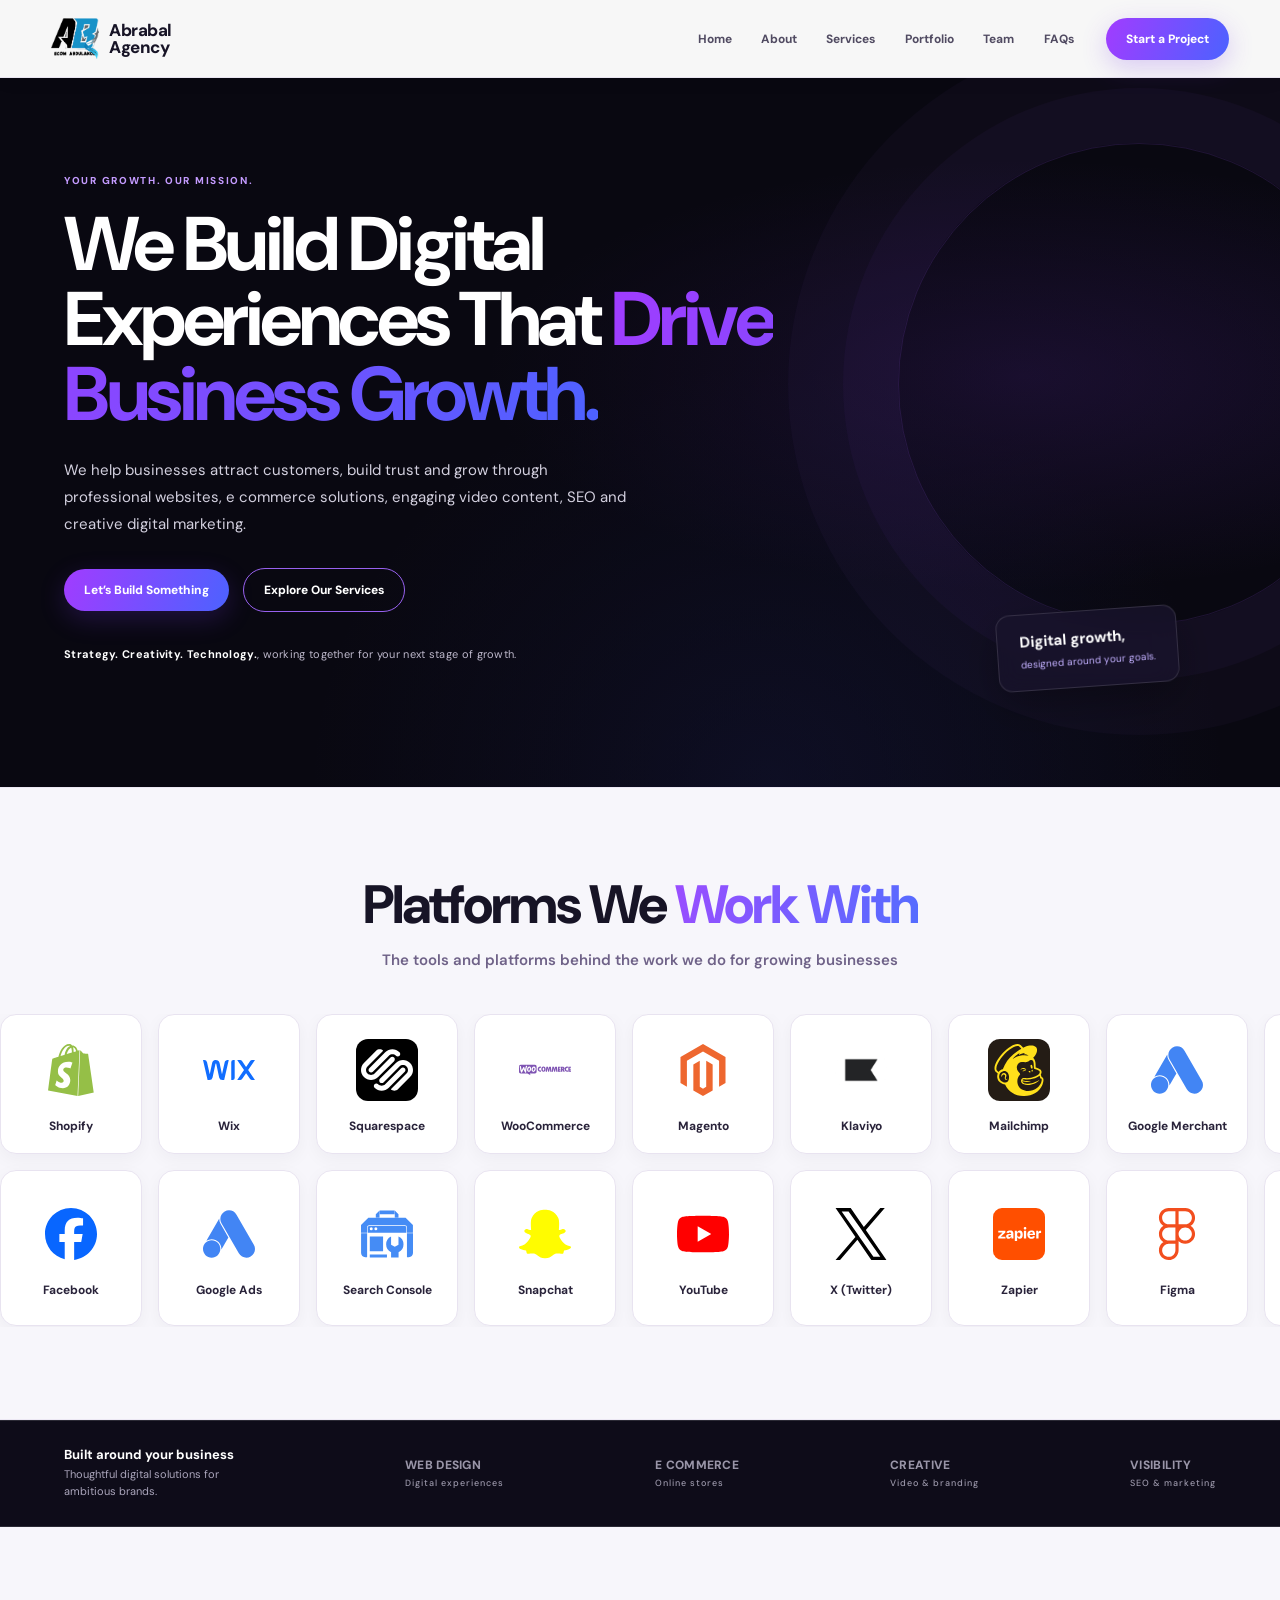
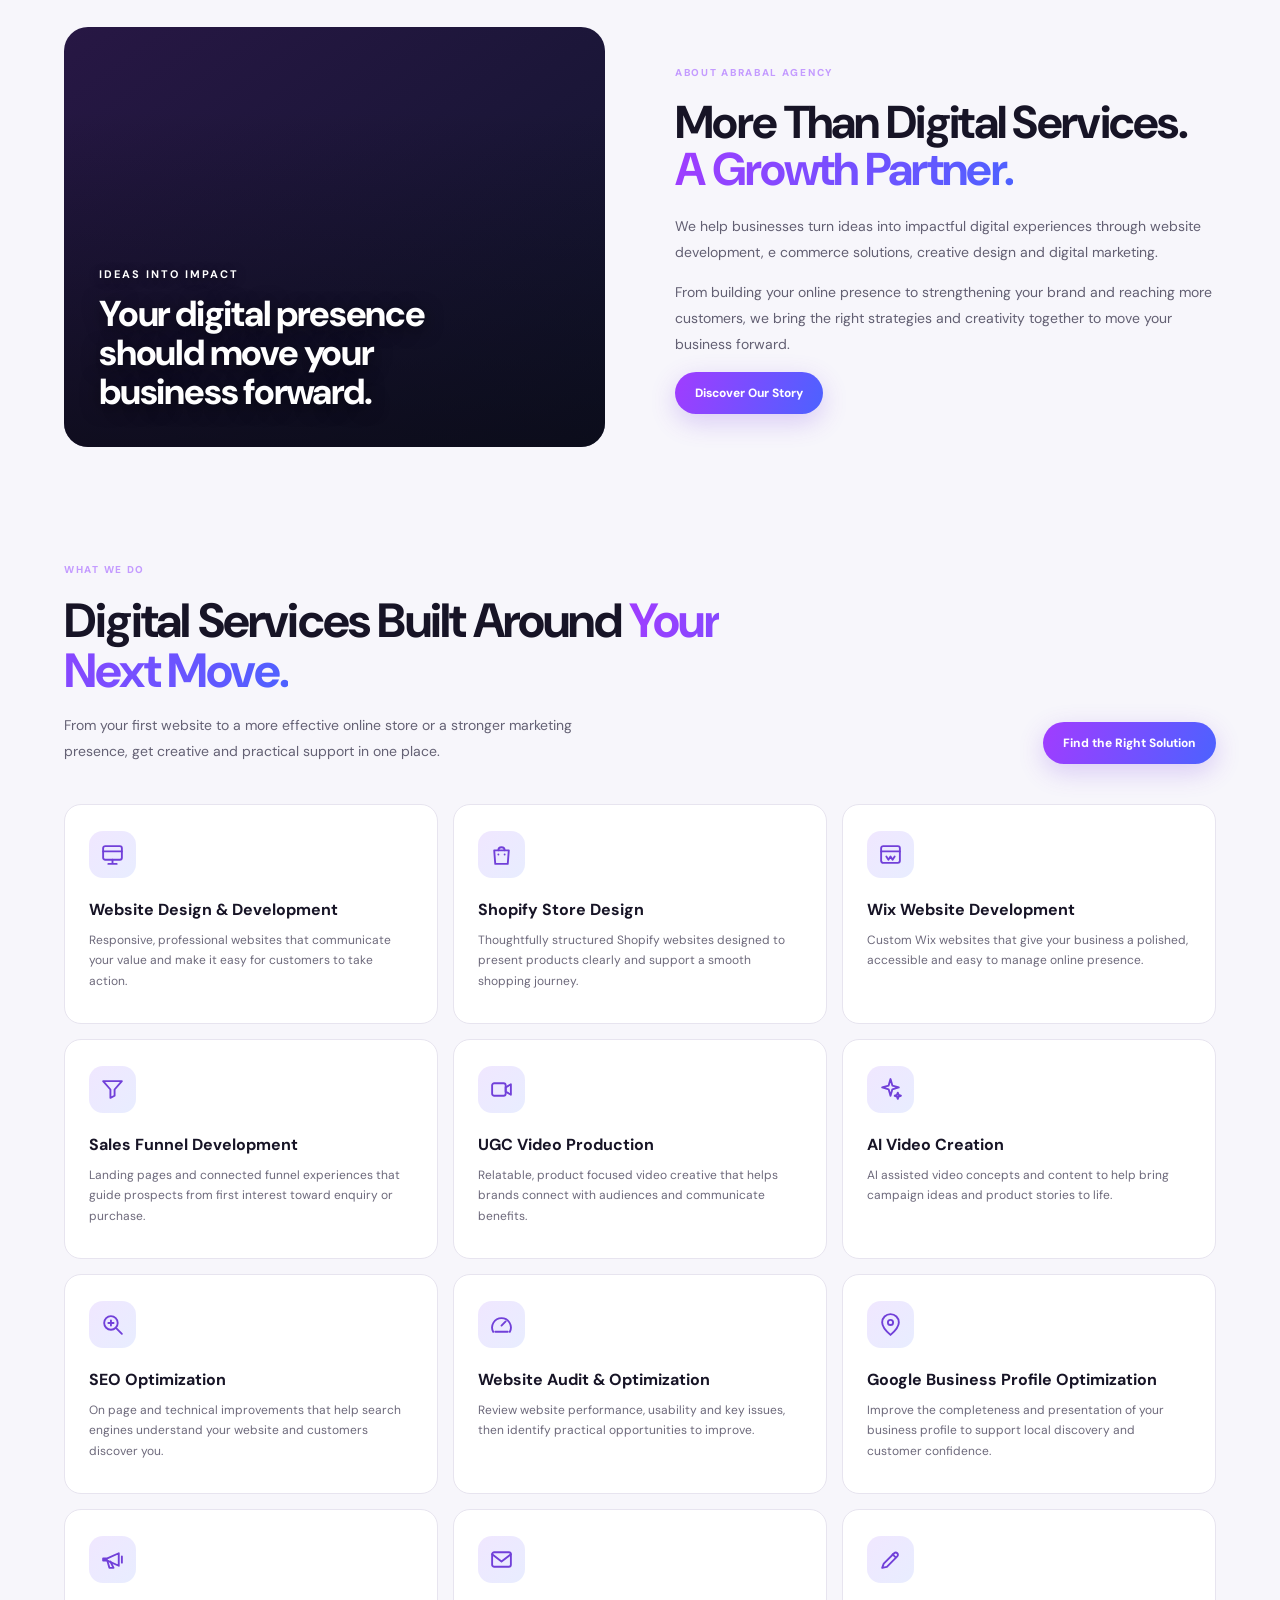
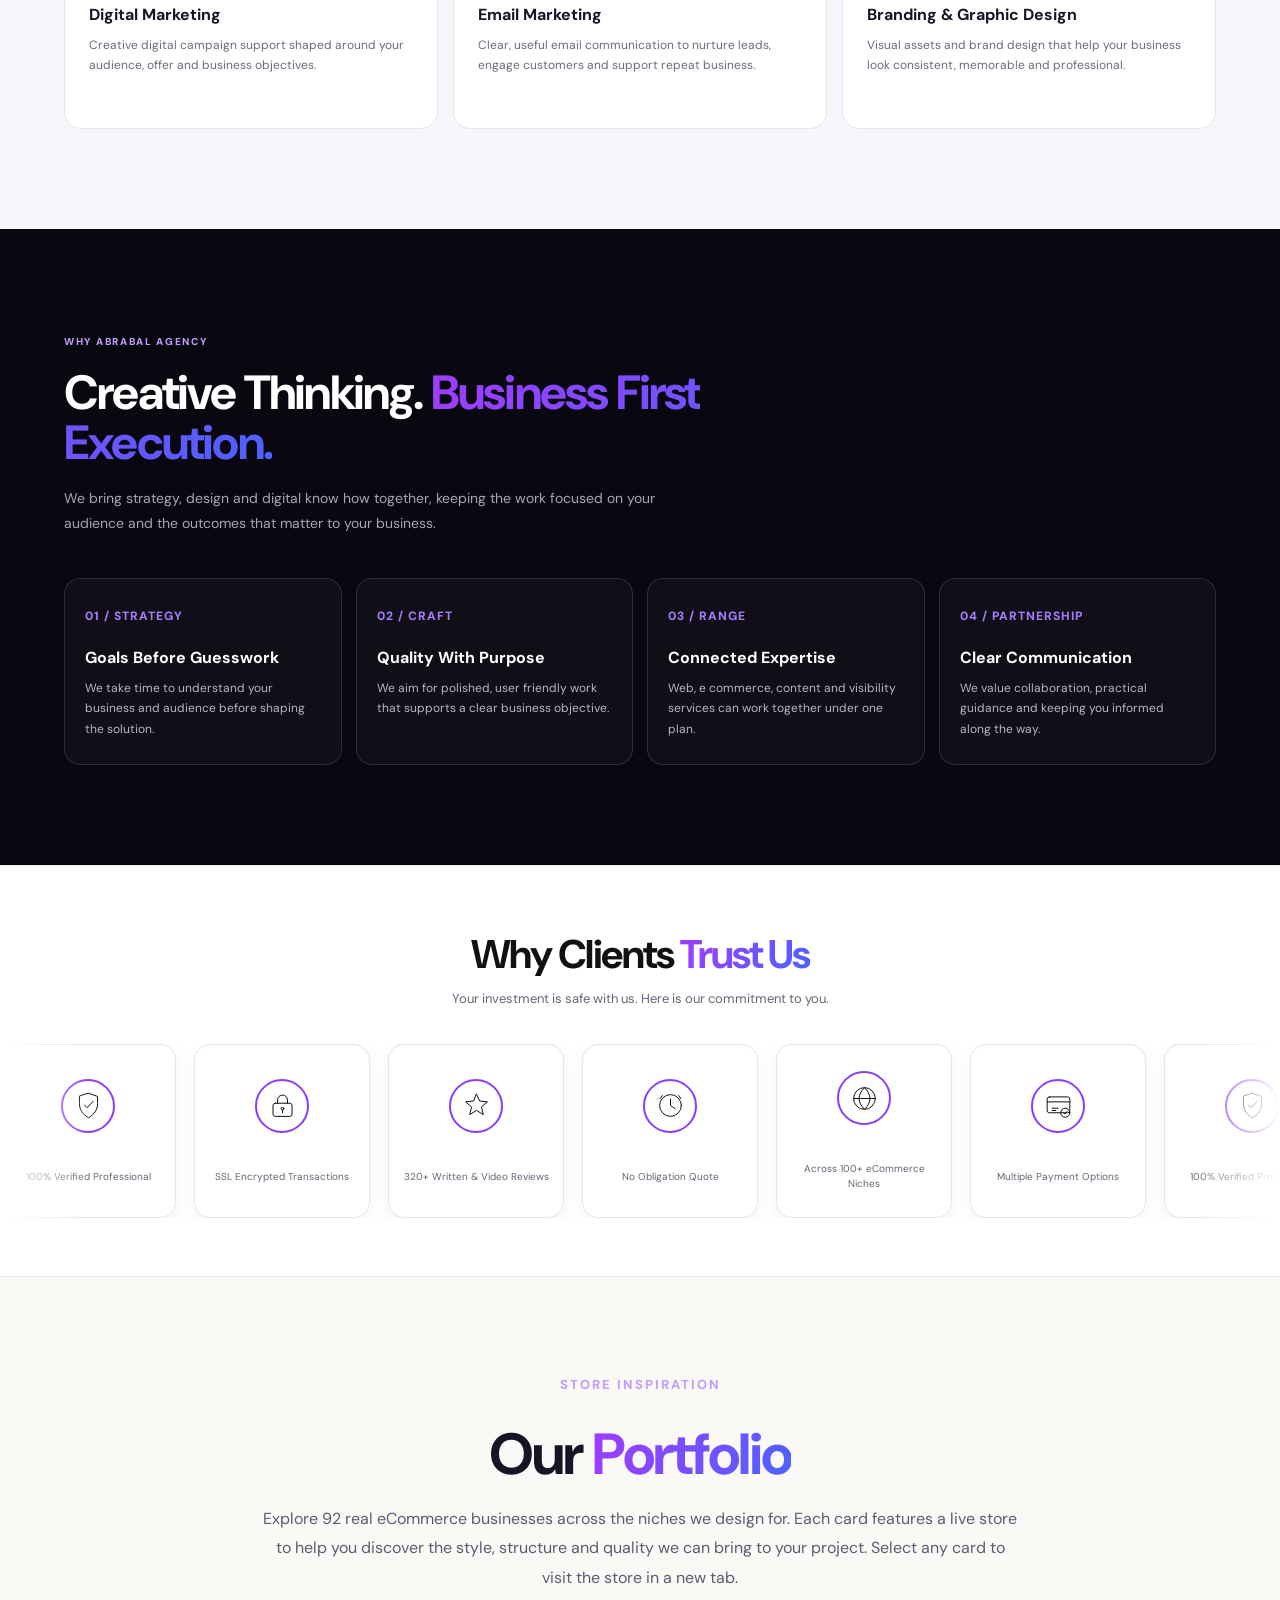
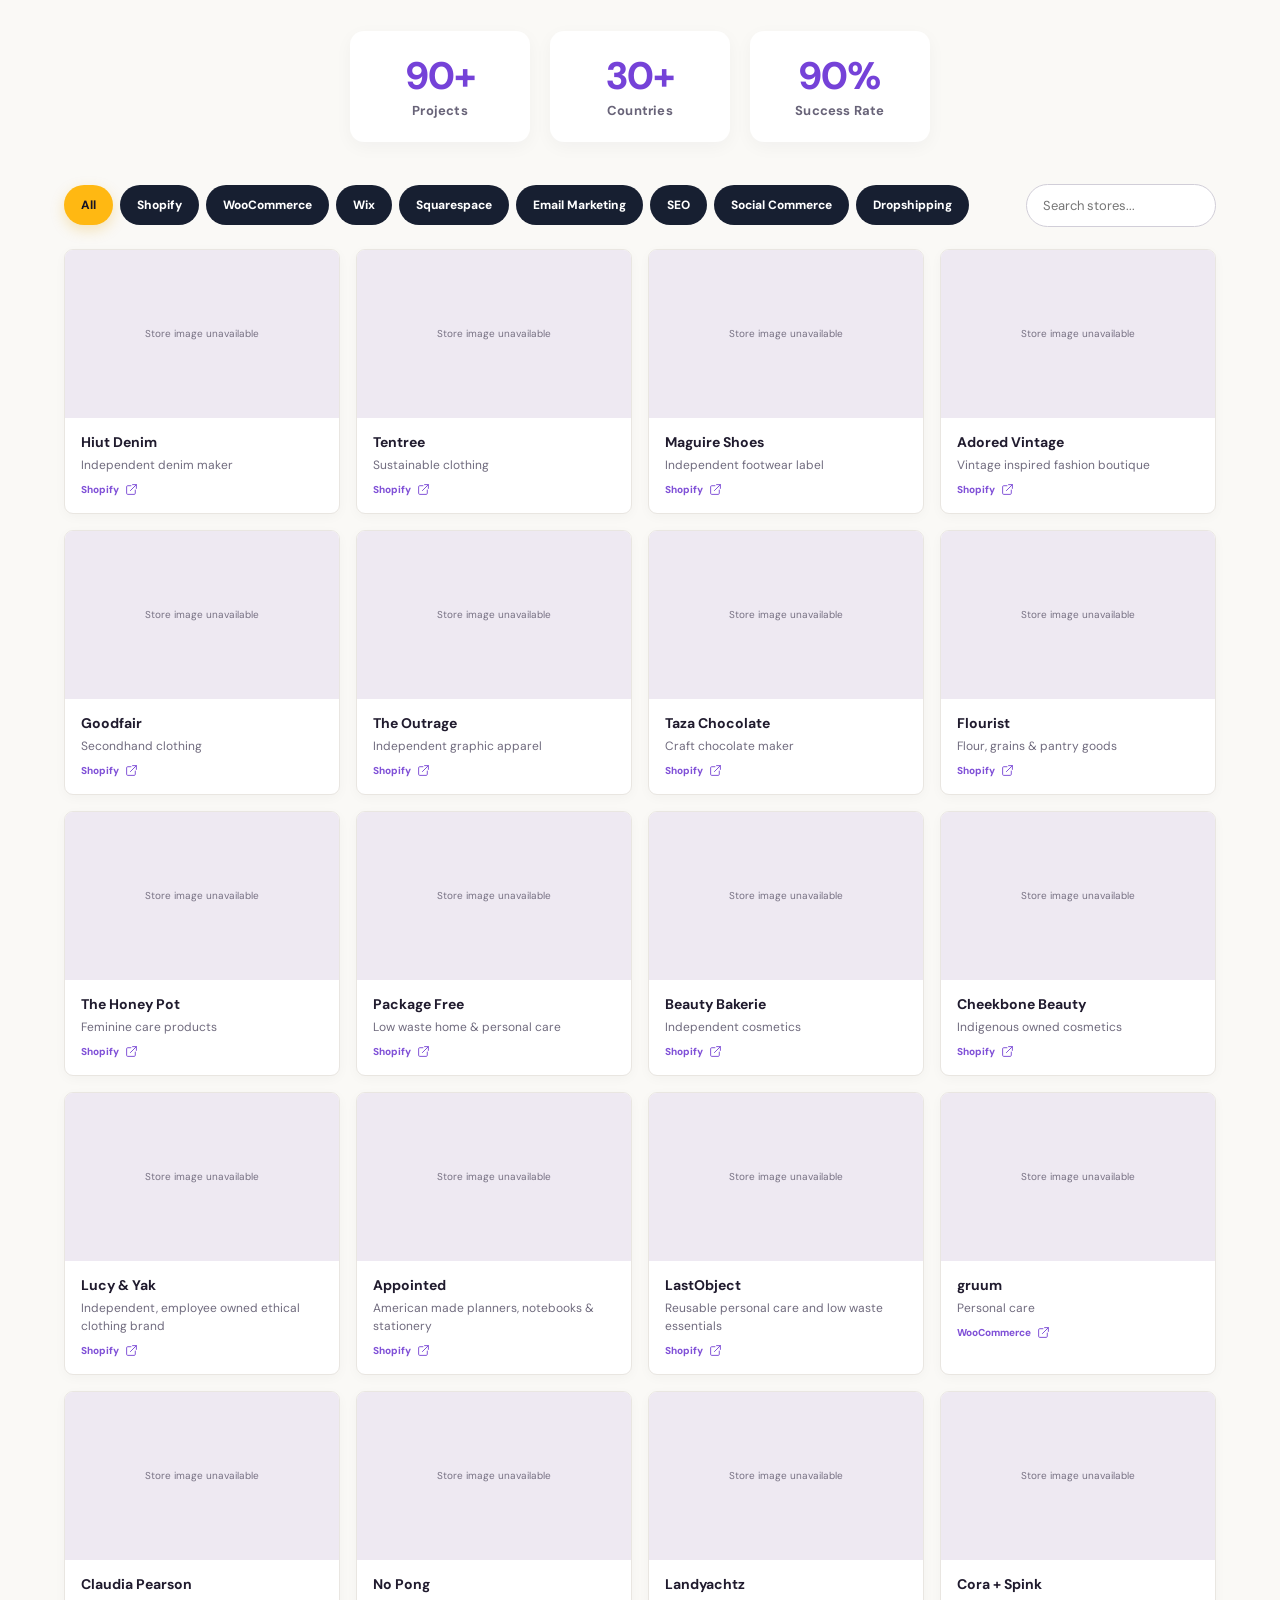
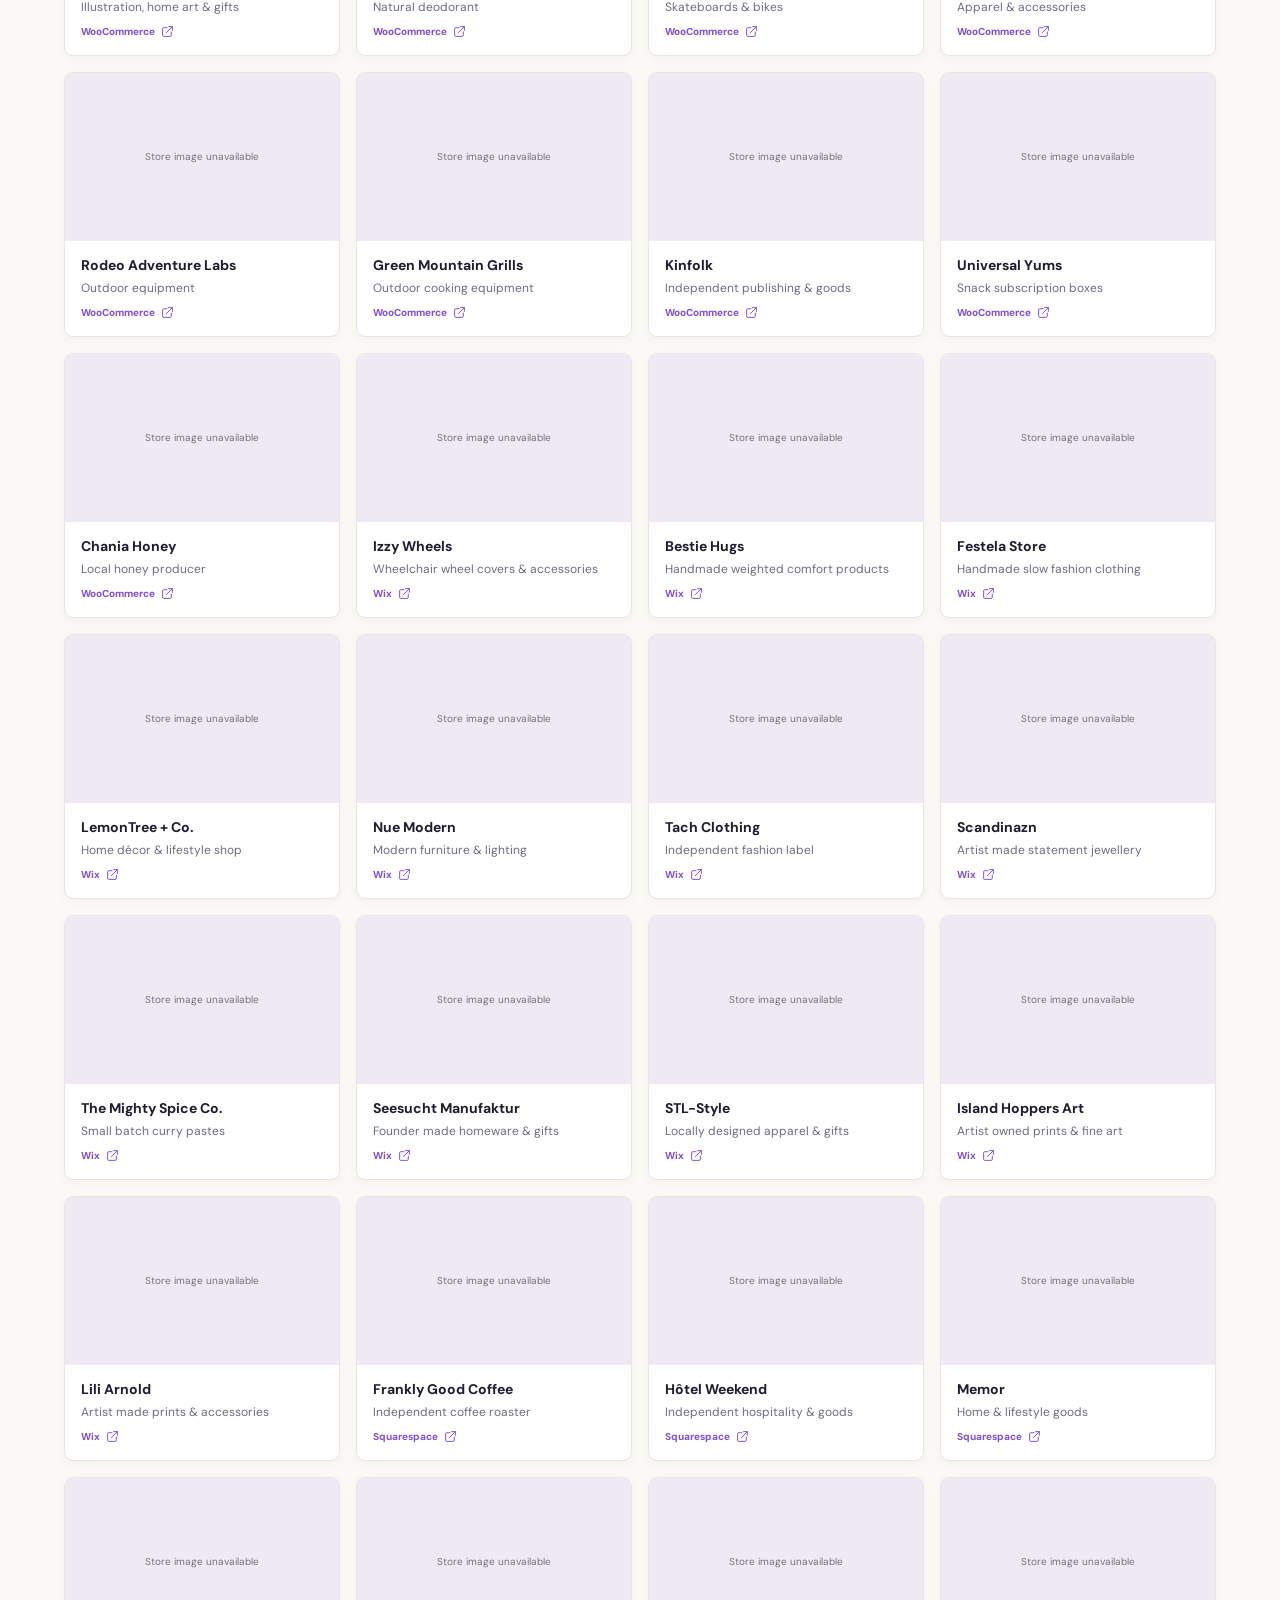
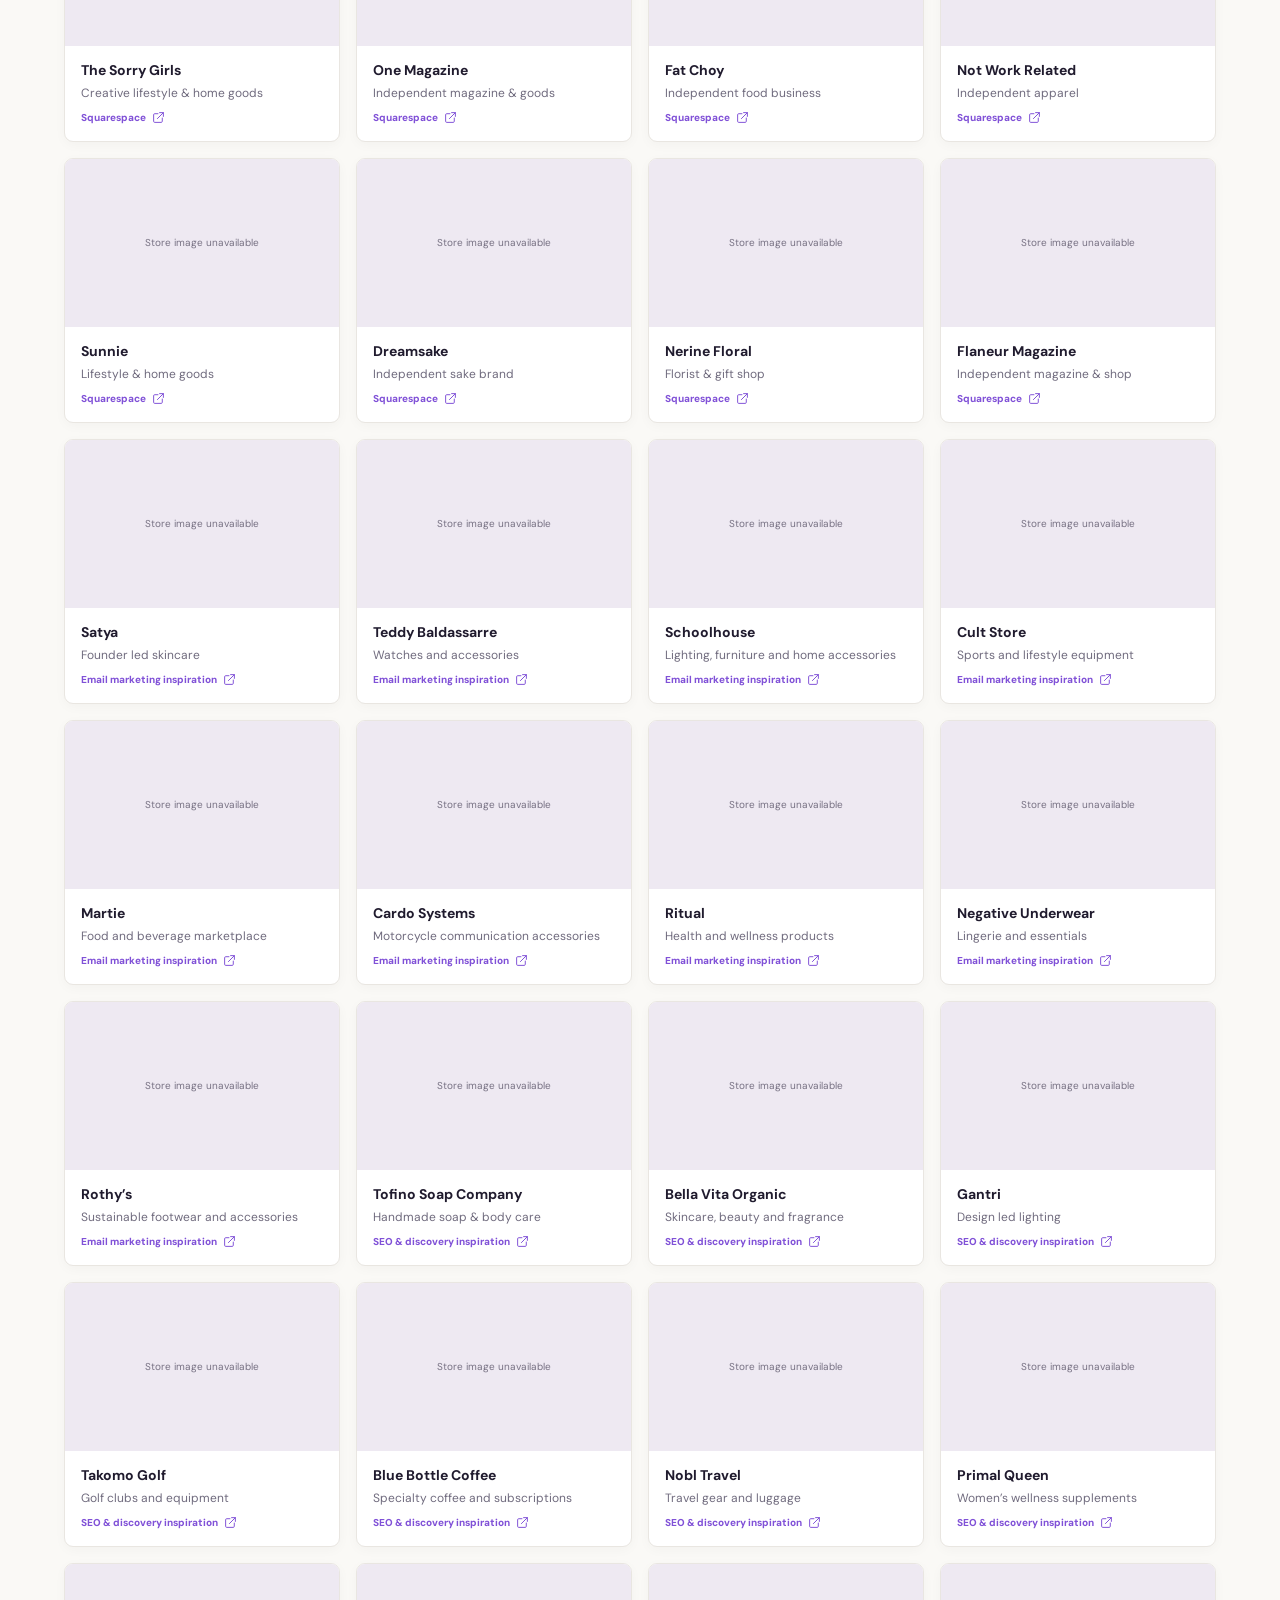
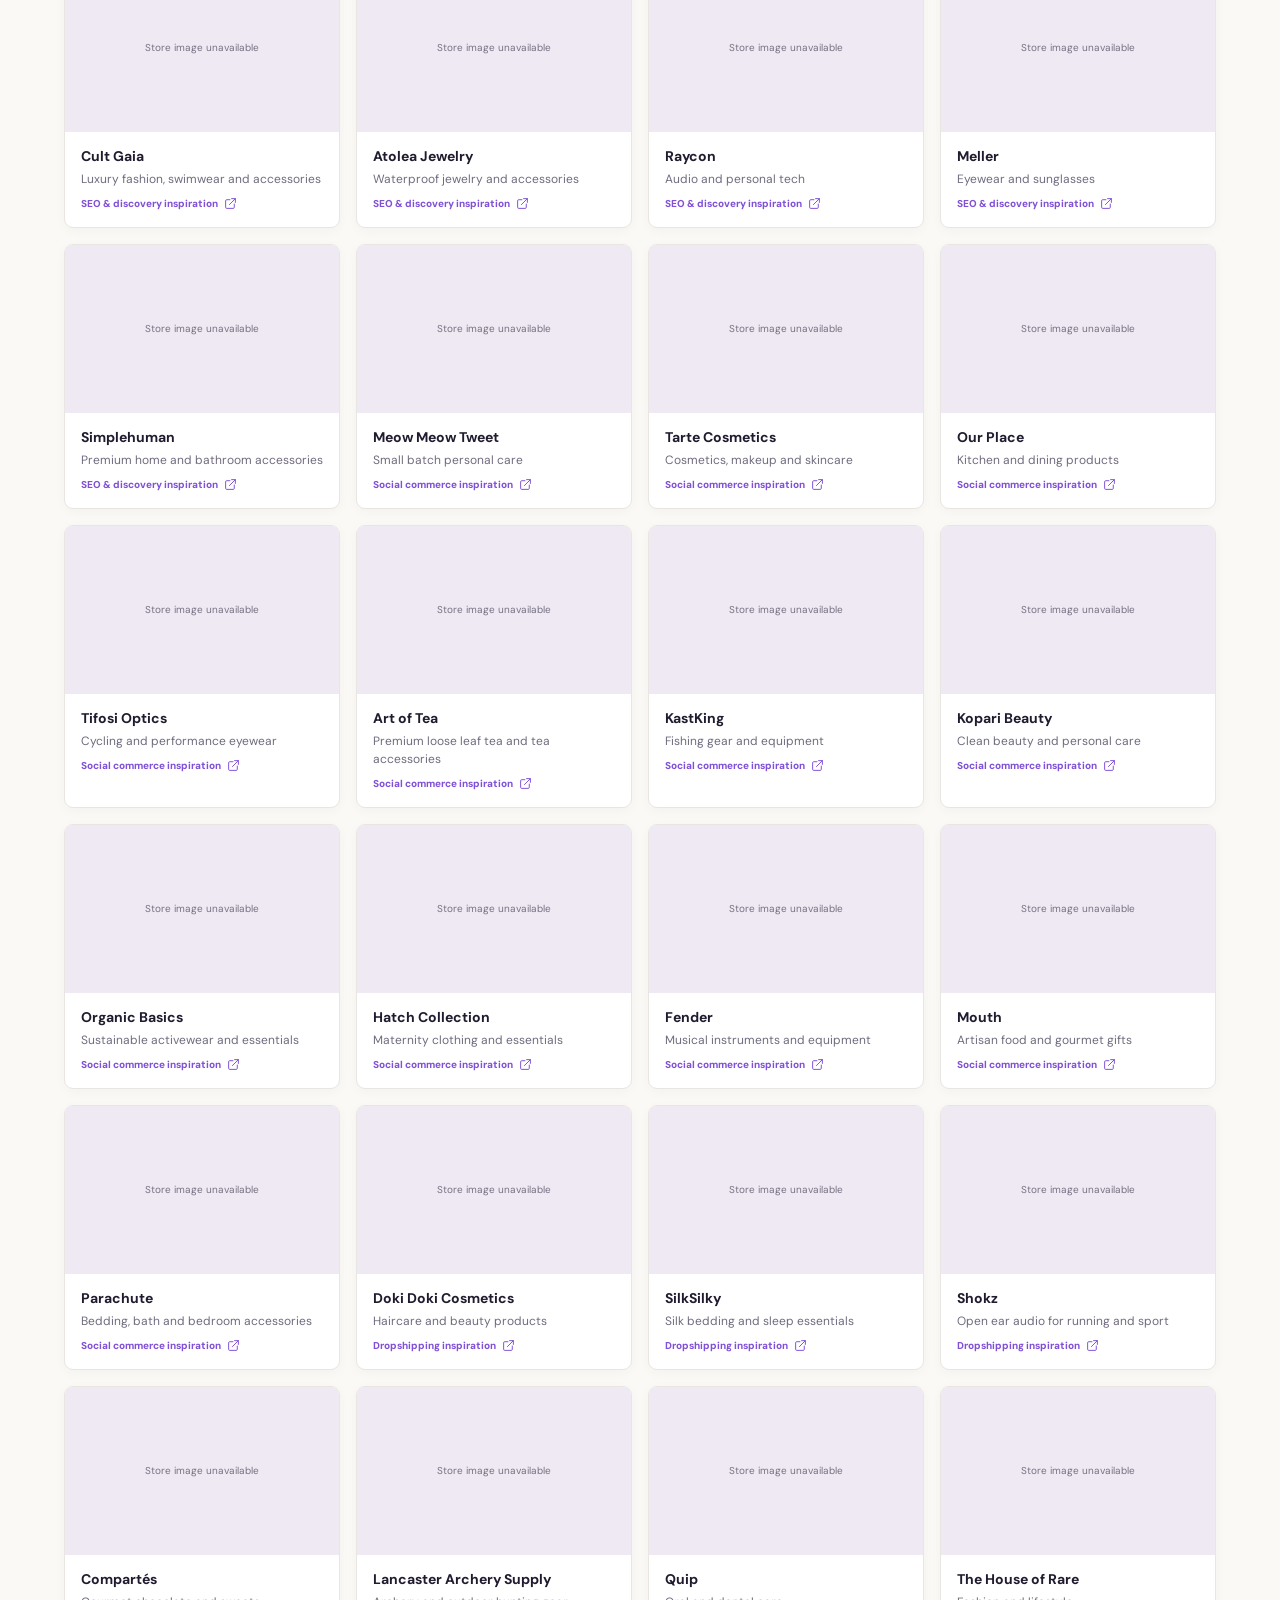
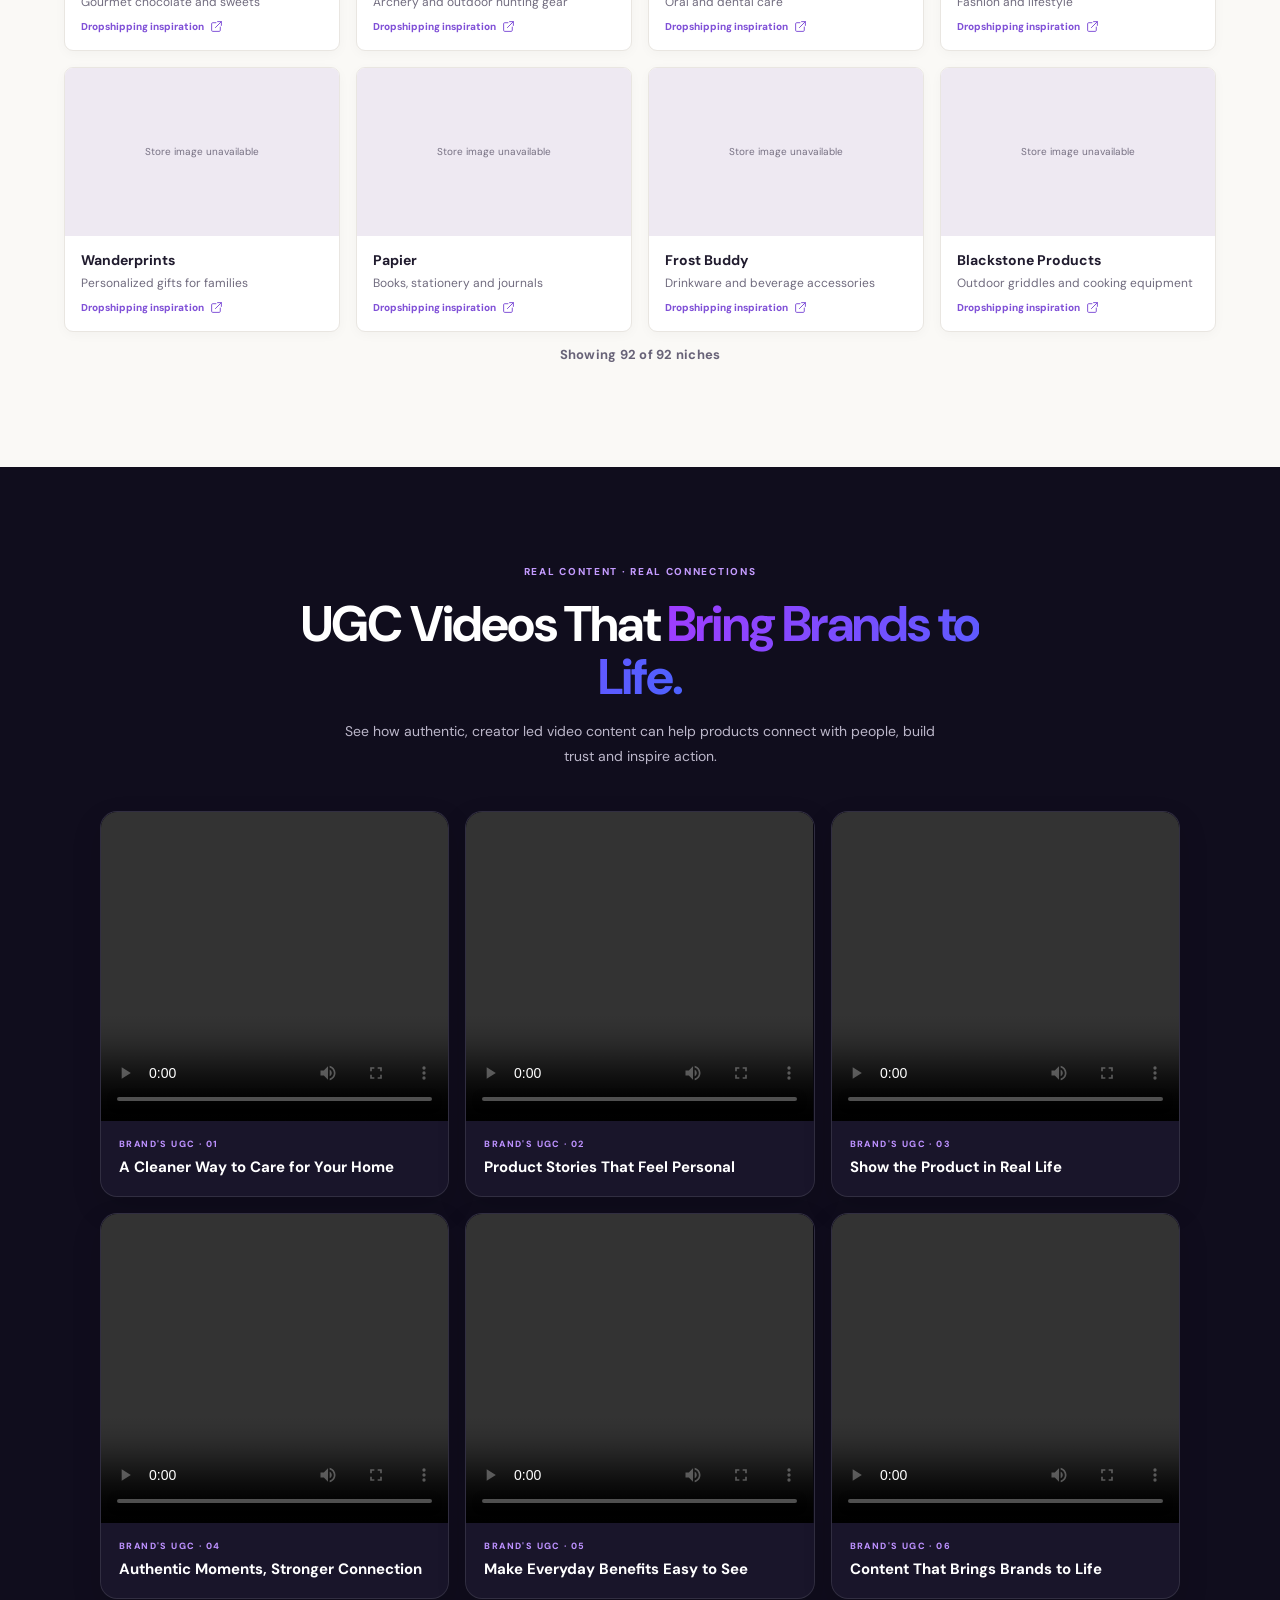
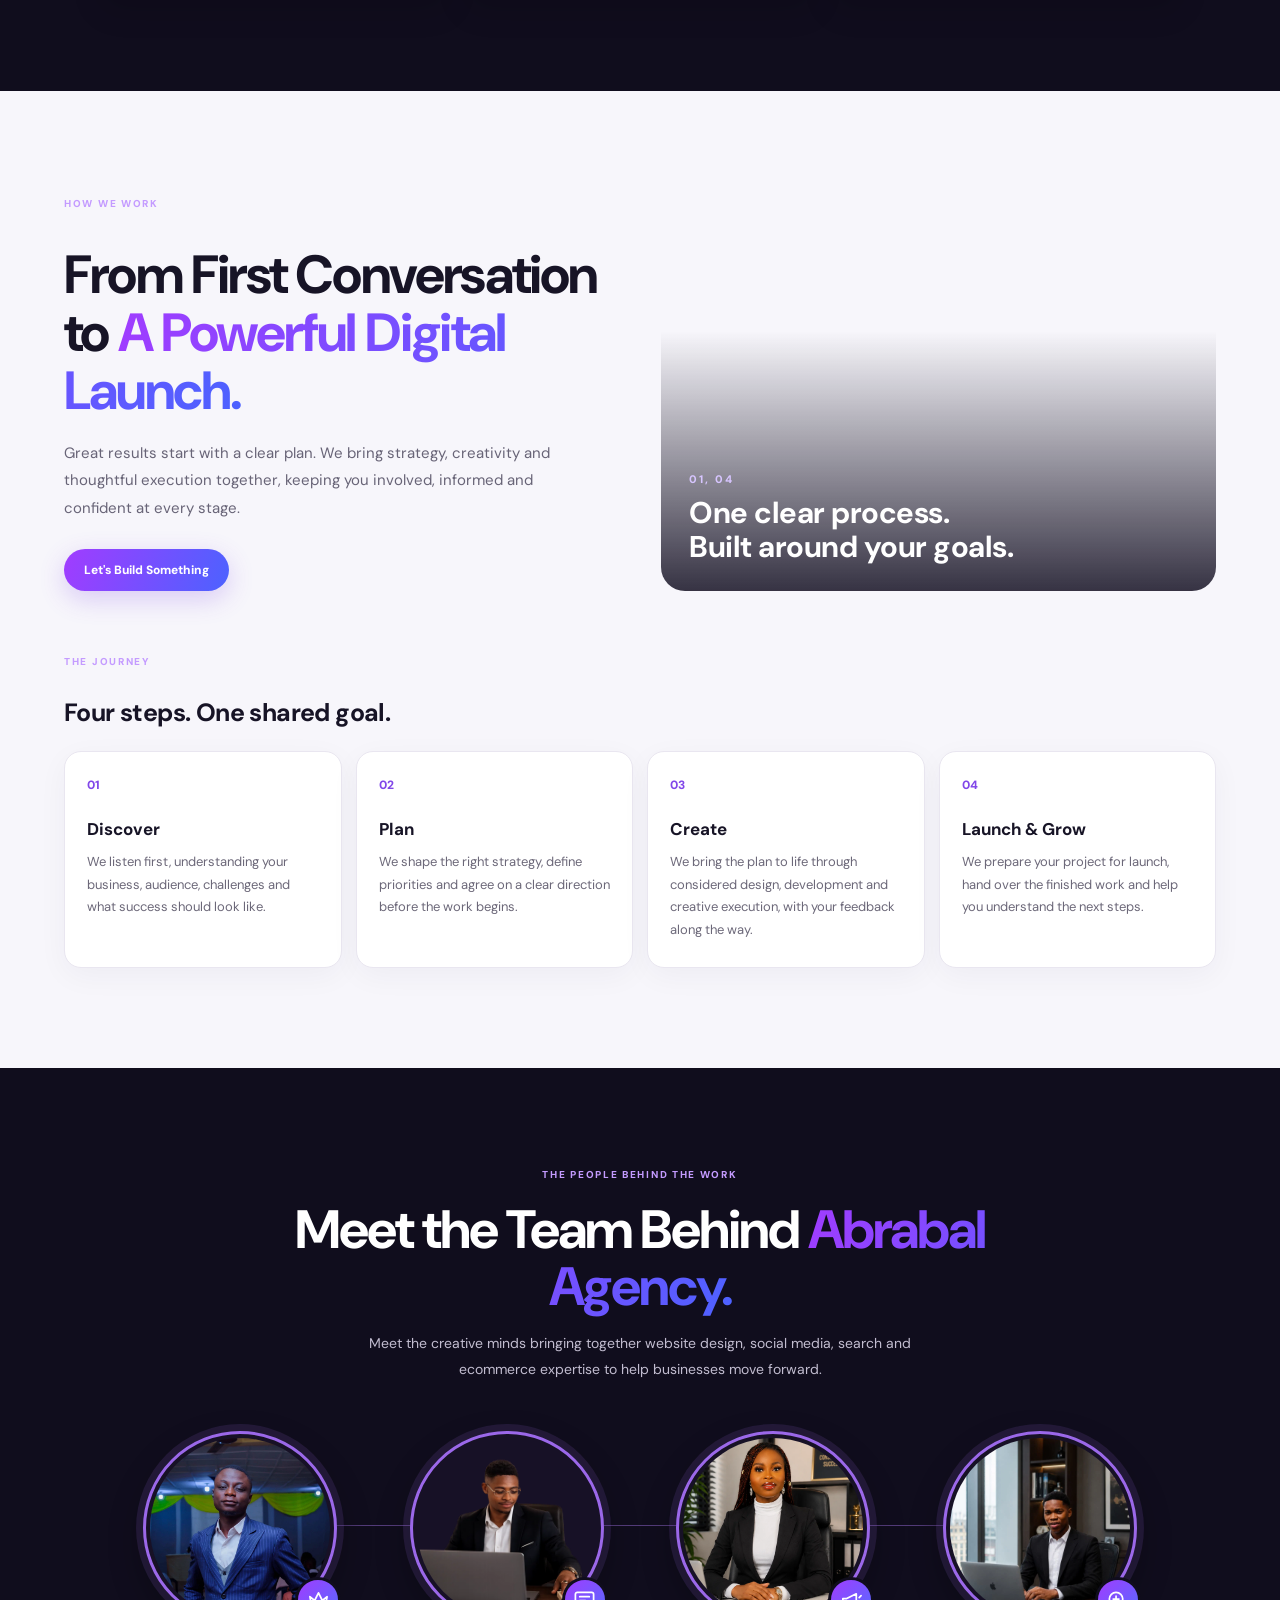
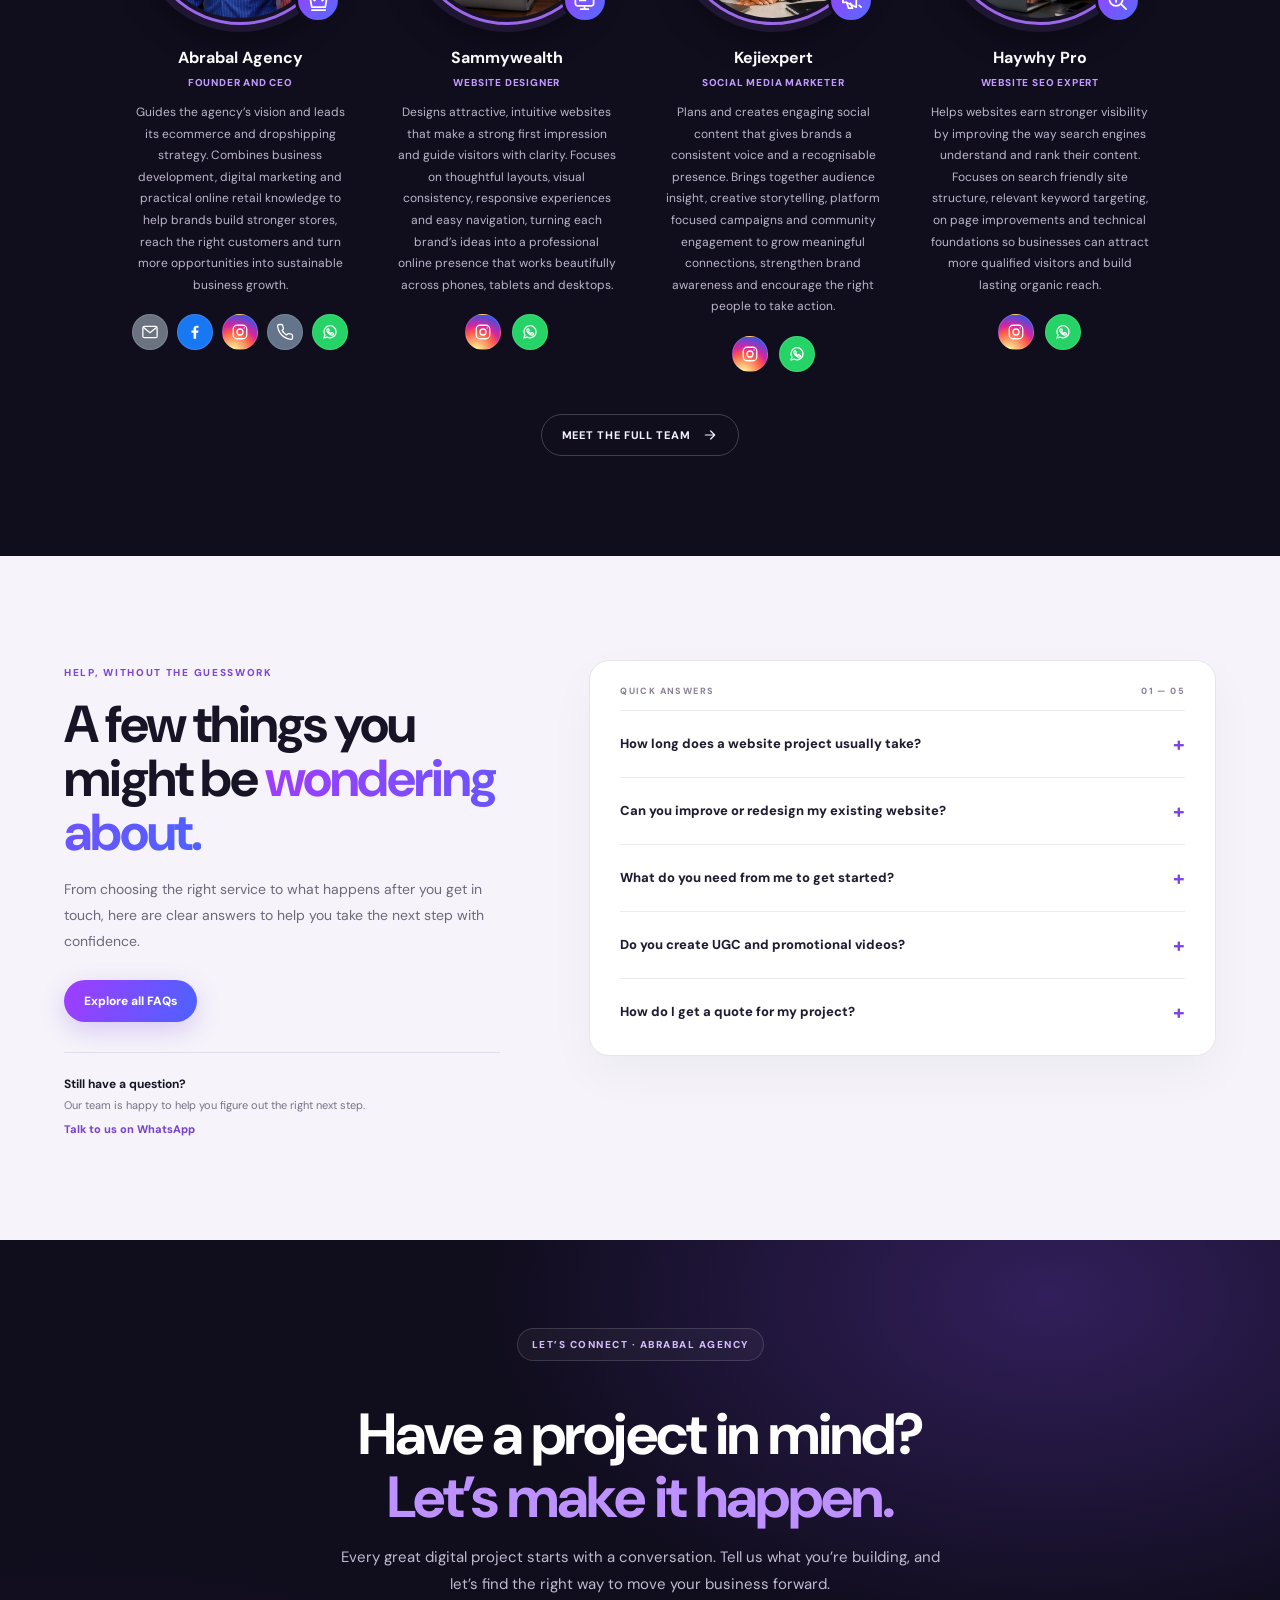
<file: index.html>
<!doctype html>
<html lang="en">
<head>
<meta charset="utf-8">
<meta name="viewport" content="width=device-width, initial-scale=1">
<meta name="theme-color" content="#ffffff">
<meta name="description" content="Abrabal Agency helps businesses grow with professional websites, Shopify and Wix stores, sales funnels, video creation, SEO and digital marketing. Your Growth. Our Mission.">
<meta property="og:type" content="website">
<meta property="og:title" content="Abrabal Agency, Your Growth. Our Mission.">
<meta property="og:description" content="Digital experiences and creative marketing built to help businesses attract customers, build trust and grow.">
<meta property="og:url" content="https://timileyinadekunle17 dev.github.io/Abrabal Agency/">
<link rel="canonical" href="https://timileyinadekunle17-dev.github.io/Abrabal-Agency/">
<title>Abrabal Agency | Digital Experiences That Drive Growth</title>
<link rel="preconnect" href="https://fonts.googleapis.com">
<link rel="preconnect" href="https://fonts.gstatic.com" crossorigin>
<link href="https://fonts.googleapis.com/css2?family=DM+Sans:wght@400;500;600;700;800&display=swap" rel="stylesheet">
<style>
:root{--bg:#090811;--panel:#121020;--panel2:#19152b;--purple:#9b4dff;--blue:#536dff;--white:#fff;--muted:#b8b5c9;--ink:#171426;--light:#f7f6fb;--line:rgba(255,255,255,.12);--grad:linear-gradient(110deg,#a13cff,#4c62ff)}
*{box-sizing:border-box}html{scroll-behavior:smooth;scroll-padding-top:88px}body{margin:0;background:var(--bg);color:var(--white);font-family:"DM Sans",Arial,sans-serif;-webkit-font-smoothing:antialiased}a{color:inherit;text-decoration:none}button{font:inherit}.container{width:min(1160px,90%);margin:auto}.site-header{height:78px;position:sticky;top:0;z-index:50;background:rgba(255,255,255,.97);backdrop-filter:blur(16px);border-bottom:1px solid #e9e5f1;box-shadow:0 4px 18px #1714260a}.header-inner{height:100%;width:min(1240px,92%);margin:auto;display:flex;align-items:center;gap:32px}.brand{display:inline-flex;align-items:center;gap:10px;flex-shrink:0}.brand-logo{display:block;width:48px;height:48px;object-fit:contain}.brand-mark{font-size:42px;font-weight:800;font-style:italic;line-height:.8;letter-spacing:-8px;padding-right:8px;background:var(--grad);background-clip:text;color:transparent}.brand-name{font-weight:800;font-size:17px;line-height:.95;letter-spacing:-.5px;color:#171426}.nav{display:flex;align-items:center;gap:clamp(15px,2.3vw,30px);margin-left:auto}.nav a{font-size:12px;font-weight:700;color:#514b62;transition:color .2s}.nav a:hover,.footer-links a:hover{color:#8147e9}.btn{display:inline-flex;align-items:center;justify-content:center;gap:12px;padding:13px 20px;border:0;border-radius:30px;background:var(--grad);color:#fff;font-size:12px;font-weight:800;box-shadow:0 8px 26px #7136e63a;transition:transform .2s,box-shadow .2s;cursor:pointer}.btn:hover{transform:translateY(-2px);box-shadow:0 12px 30px #7136e655}.btn .arrow{font-size:17px}.btn-outline{background:transparent;border:1px solid #9861ef;box-shadow:none}.btn-light{background:#fff;color:#21183b;box-shadow:none}.menu-toggle{display:none;background:none;border:0;color:#171426;padding:8px}.menu-toggle span{display:block;width:23px;height:2px;margin:5px;background:#171426;border-radius:3px}
.hero{position:relative;min-height:640px;display:flex;align-items:center;overflow:hidden;background:radial-gradient(ellipse at 80% 42%,#43207870,transparent 37%),radial-gradient(ellipse at 60% 100%,#252c7a55,transparent 42%),#090811}.hero:before{content:"";position:absolute;inset:0;background-image:linear-gradient(90deg,#090811 0%,#090811ed 44%,#09081170 100%),url("https://images.unsplash.com/photo-1521737711867-e3b97375f902?auto=format&fit=crop&w=1800&q=85");background-size:cover;background-position:center 42%;opacity:.58}.hero:after{content:"";position:absolute;width:480px;height:480px;border:1px solid #a15cff25;border-radius:50%;right:-100px;top:65px;box-shadow:0 0 0 55px #a15cff0a,0 0 0 110px #a15cff08}.hero-content{position:relative;z-index:2;width:min(1160px,90%);margin:auto;padding:90px 0 115px;max-width:1160px}.eyebrow{display:inline-flex;align-items:center;gap:9px;color:#c49bff;font-size:10px;font-weight:800;letter-spacing:1.7px;text-transform:uppercase;margin-bottom:20px}h1,h2,h3,p{margin-top:0}.hero h1{max-width:760px;font-size:clamp(43px,6.2vw,76px);line-height:.99;letter-spacing:-3.5px;margin-bottom:24px}.gradient-text{background:var(--grad);-webkit-background-clip:text;background-clip:text;color:transparent}.hero-copy{max-width:570px;color:#d3d0df;font-size:15px;line-height:1.8;margin-bottom:30px}.hero-actions{display:flex;gap:14px;align-items:center;flex-wrap:wrap}.hero-note{margin-top:35px;color:#bcb7ca;font-size:11px;letter-spacing:.3px}.hero-note strong{color:white}.floating-note{position:absolute;right:8%;bottom:100px;z-index:2;padding:17px 22px;border:1px solid #ffffff20;border-radius:14px;background:#17132bc9;backdrop-filter:blur(12px);box-shadow:0 15px 45px #0005;transform:rotate(-4deg)}.floating-note b{display:block;font-size:15px}.floating-note span{color:#c3b1ff;font-size:10px}
.trust-strip{border-top:1px solid var(--line);border-bottom:1px solid var(--line);background:#0e0c19}.trust-inner{min-height:105px;display:flex;align-items:center;justify-content:space-between;gap:24px}.trust-copy{max-width:190px;color:#aaa5bb;font-size:11px;line-height:1.6}.trust-copy strong{display:block;color:#fff;font-size:13px}.trust-item{font-size:12px;font-weight:800;letter-spacing:.3px;color:#bcb8cc;opacity:.8}.trust-item span{display:block;font-size:9px;font-weight:500;letter-spacing:1px;margin-top:4px}
.section{padding:100px 0}.section-light{background:var(--light);color:var(--ink)}.section-heading{max-width:690px;margin-bottom:42px}.section-heading.center{text-align:center;margin-left:auto;margin-right:auto}.section-heading.center .eyebrow{justify-content:center}.section-heading h2{font-size:clamp(32px,4vw,48px);line-height:1.05;letter-spacing:-1.8px;margin:0 0 17px}.section-heading p{max-width:620px;color:#a9a5b8;font-size:14px;line-height:1.8;margin:0}.section-light .section-heading p{color:#646174}.about-grid{display:grid;grid-template-columns:1fr 1fr;gap:70px;align-items:center}.about-visual{min-height:420px;position:relative;border-radius:24px;overflow:hidden;background:linear-gradient(145deg,#271744,#10152d);padding:35px;display:flex;align-items:flex-end}.about-visual:before{content:"";position:absolute;inset:0;background:linear-gradient(0deg,#090811e8,transparent 80%),url("https://groupe-r.fr/images/posts/creer-boutique-en-ligne-guide.webp") center/cover;opacity:.7}.about-visual-content{position:relative;z-index:1}.about-visual-content span{display:inline-block;color:#fff;font-family:inherit;font-size:11px;font-weight:700;text-transform:uppercase;letter-spacing:2px;text-shadow:0 2px 12px rgba(0,0,0,.45)}.about-visual-content strong{display:block;color:#fff;font-family:inherit;font-size:clamp(29px,3vw,36px);font-weight:800;letter-spacing:-1.2px;line-height:1.08;max-width:330px;margin-top:12px;text-shadow:0 3px 18px rgba(0,0,0,.55)}.about-copy h2{font-size:clamp(32px,4vw,46px);line-height:1.04;letter-spacing:-1.7px;margin-bottom:20px}.about-copy>p{color:#625f72;font-size:14px;line-height:1.85}.mission-vision{display:grid;grid-template-columns:1fr 1fr;gap:14px;margin-top:25px}.mv-card{border:1px solid #e6e3ef;border-radius:14px;padding:18px}.mv-card b{display:block;font-size:13px;margin-bottom:7px}.mv-card p{font-size:11px;line-height:1.65;color:#6c687c;margin:0}
.service-intro{display:flex;align-items:end;justify-content:space-between;gap:30px;margin-bottom:40px}.service-intro .section-heading{margin:0}.service-intro .section-heading p{max-width:570px}.service-grid{display:grid;grid-template-columns:repeat(3,1fr);gap:15px}.service-card{padding:26px 24px;min-height:220px;border:1px solid #e7e4ef;background:white;border-radius:17px;transition:transform .2s,box-shadow .2s}.service-card:hover{transform:translateY(-5px);box-shadow:0 16px 40px #24153d12}.service-icon{width:47px;height:47px;border-radius:14px;display:grid;place-items:center;background:linear-gradient(135deg,#f0e7ff,#e8edff);color:#7140d9;margin-bottom:22px}.service-icon svg{width:25px;height:25px;display:block}.service-card h3{font-size:16px;line-height:1.25;margin-bottom:10px}.service-card p{font-size:12px;line-height:1.7;color:#6d697b;margin:0}
.why-grid{display:grid;grid-template-columns:repeat(4,1fr);gap:14px;margin-top:40px}.why-card{padding:25px 20px;border:1px solid var(--line);border-radius:16px;background:#ffffff08}.why-card .number{font-size:12px;color:#a77bff;font-weight:800;letter-spacing:1px}.why-card h3{font-size:16px;margin:22px 0 10px}.why-card p{color:#b9b5c6;font-size:12px;line-height:1.7;margin:0}
.work-panel{border:1px solid #ffffff1b;border-radius:20px;padding:35px;background:linear-gradient(135deg,#17122a,#111323);display:grid;grid-template-columns:1fr 1fr;gap:35px;align-items:center}.work-panel h3{font-size:25px;line-height:1.15;margin-bottom:12px}.work-panel p{font-size:13px;line-height:1.8;color:#b9b5c7;margin:0}.work-types{display:grid;grid-template-columns:1fr 1fr;gap:10px}.work-type{padding:17px;border-radius:12px;background:#ffffff0a;border:1px solid #ffffff12;font-size:12px;font-weight:700}.work-type span{display:block;color:#b48aff;font-size:20px;margin-bottom:9px}
.process-grid{display:grid;grid-template-columns:repeat(4,1fr);gap:14px;counter-reset:step}.process-card{padding:24px 20px;border-radius:16px;background:white;border:1px solid #e9e6f0;counter-increment:step}.process-card:before{content:"0" counter(step);display:block;font-size:12px;font-weight:800;color:#8147e9;margin-bottom:25px}.process-card h3{font-size:16px;margin-bottom:10px}.process-card p{font-size:12px;line-height:1.7;color:#6c6879;margin:0}
.team-grid{display:grid;grid-template-columns:repeat(4,1fr);gap:14px}.team-card{border:1px solid var(--line);border-radius:16px;padding:26px 20px;background:#ffffff08}.team-avatar{width:100%;height:210px;display:block;object-fit:cover;object-position:center 30%;border-radius:12px;margin-bottom:18px;background:#211a35}.team-role{color:#c49bff!important;font-size:10px!important;font-weight:800;letter-spacing:.7px;text-transform:uppercase;margin-bottom:12px!important}.team-bio{min-height:75px;line-height:1.65!important}.team-social{display:flex;flex-wrap:wrap;gap:8px;margin:0 0 13px}.team-social a{font-size:10px;font-weight:700;color:#d9c6ff;border:1px solid #ffffff22;border-radius:20px;padding:6px 9px}.team-social a:hover{background:#ffffff12}.team-card h3{font-size:16px;margin-bottom:5px}.team-card p{color:#b6b2c4;font-size:11px;margin:0}
.industries{display:flex;flex-wrap:wrap;gap:10px;margin-top:32px}.industry{padding:12px 17px;border:1px solid #e4e1ec;border-radius:30px;background:white;color:#484457;font-size:12px;font-weight:700}
.faq-list{max-width:850px;margin:0 auto}.faq-item{border-bottom:1px solid #e6e3ed}.faq-question{width:100%;display:flex;justify-content:space-between;gap:20px;align-items:center;padding:21px 0;border:0;background:none;color:#171426;text-align:left;font-size:14px;font-weight:800;cursor:pointer}.faq-question span:last-child{font-size:20px;color:#7d43e8;transition:transform .2s}.faq-answer{display:none;padding:0 38px 20px 0;color:#676376;font-size:13px;line-height:1.8}.faq-item.open .faq-answer{display:block}.faq-item.open .faq-question span:last-child{transform:rotate(45deg)}
.contact-section{position:relative;overflow:hidden;background:radial-gradient(ellipse at 82% 8%,#7542d855,transparent 38%),radial-gradient(ellipse at 5% 90%,#39205c55,transparent 36%),#100d1d;padding:88px 0}.contact-wrap{max-width:1000px}.contact-heading{text-align:center;max-width:760px;margin:0 auto 38px}.contact-heading .eyebrow{display:inline-flex;align-items:center;gap:9px;padding:9px 14px;border:1px solid #ffffff24;border-radius:999px;background:#ffffff0a;color:#d6bdff;font-size:10px;font-weight:800;letter-spacing:1.5px}.contact-heading h2{font-size:clamp(35px,5.2vw,58px);line-height:1.08;letter-spacing:-2px;margin:22px 0 15px}.contact-heading h2 span{display:block;color:#bd91ff}.contact-heading>p{max-width:620px;margin:0 auto;color:#c0bbd0;font-size:15px;line-height:1.85}.contact-options{display:grid;grid-template-columns:repeat(3,minmax(0,1fr));gap:14px}.contact-option{position:relative;min-width:0;min-height:174px;display:flex;flex-direction:column;align-items:flex-start;gap:19px;padding:23px;border:1px solid #e8e3ef;border-radius:18px;background:#fff;color:#17131f;box-shadow:0 8px 24px #00000012;transition:transform .2s ease,border-color .2s ease,box-shadow .2s ease}.contact-option:hover{transform:translateY(-4px);border-color:#a879ef;box-shadow:0 14px 30px #00000020;background:#fff}.contact-option-primary{border-color:#c9b1ed;background:#fff}.contact-option-icon{width:42px;height:42px;display:grid;place-items:center;border-radius:13px;background:#f0e8fb;color:#7542d8}.contact-option-icon svg{width:22px;height:22px;display:block}.contact-option-primary .contact-option-icon{background:#eadcfb}.contact-option-copy{display:grid;gap:7px;min-width:0;padding-right:22px}.contact-option-copy strong{font-size:15px;color:#17131f}.contact-option-copy small{color:#5f5968;font-size:12px;line-height:1.5}.contact-option-arrow{display:none}.contact-note{text-align:center;color:#aaa4b9;font-size:12px;line-height:1.7;margin:25px 0 0}
.footer{padding:55px 0 20px;background:#080710}.footer-top{display:flex;align-items:flex-start;justify-content:space-between;gap:40px;padding-bottom:40px}.footer-about{max-width:320px}.footer-about p{color:#aaa6b8;font-size:12px;line-height:1.8;margin:18px 0 0}.footer-links{display:flex;gap:50px}.footer-col b{display:block;font-size:11px;margin-bottom:17px}.footer-col a{display:block;color:#b9b4c7;font-size:11px;margin:11px 0}.footer-bottom{border-top:1px solid var(--line);padding-top:18px;display:flex;justify-content:space-between;gap:15px;color:#aaa5b8;font-size:10px}.footer-bottom strong{color:white}
@media(max-width:900px){.header-inner{gap:18px}.nav{gap:13px}.nav a{font-size:11px}.header-cta{padding:11px 14px}.floating-note{right:5%}.about-grid{gap:35px}.why-grid,.team-grid{grid-template-columns:repeat(2,1fr)}.service-card{min-height:215px}}
@media(max-width:680px){.site-header{height:70px}.header-inner{width:90%;justify-content:space-between}.brand-mark{font-size:38px}.brand-name{font-size:16px}.menu-toggle{display:block;margin-left:auto}.header-cta{display:none}.nav{display:none;position:absolute;top:70px;left:0;right:0;margin:0;padding:15px 5% 22px;background:#fff;border-top:1px solid #e9e5f1;box-shadow:0 12px 24px #17142612;flex-direction:column;align-items:stretch;gap:0}.nav.open{display:flex}.nav a{padding:13px 0;font-size:13px}.hero{min-height:660px}.hero:before{background-position:58% center;opacity:.45}.hero-content{padding:100px 0 100px}.hero h1{font-size:clamp(42px,12vw,60px);letter-spacing:-2.5px}.hero-copy{font-size:13px}.floating-note{right:6%;bottom:35px}.trust-inner{padding:24px 0;display:grid;grid-template-columns:1fr 1fr;gap:18px}.trust-copy{grid-column:1/-1;max-width:none}.trust-item{font-size:11px}.section{padding:72px 0}.about-grid,.contact-grid{grid-template-columns:1fr;gap:32px}.about-visual{min-height:310px}.about-copy h2{font-size:37px}.mission-vision{grid-template-columns:1fr 1fr}.service-intro{display:block}.service-intro .btn{margin-top:20px}.service-grid{grid-template-columns:1fr 1fr;gap:10px}.service-card{padding:19px 15px;min-height:225px}.service-card h3{font-size:14px}.service-card p{font-size:11px}.why-grid,.team-grid{grid-template-columns:1fr 1fr;gap:10px}.why-card{padding:19px 15px}.why-card h3{font-size:14px}.work-panel{grid-template-columns:1fr;padding:23px;gap:22px}.work-panel h3{font-size:22px}.work-types{gap:8px}.work-type{padding:14px;font-size:11px}.process-grid{grid-template-columns:1fr 1fr;gap:10px}.process-card{padding:19px 15px}.process-card:before{margin-bottom:17px}.process-card h3{font-size:14px}.team-card{padding:20px 15px}.team-card h3{font-size:14px}.team-avatar{height:185px}.industry{font-size:11px;padding:10px 14px}.faq-question{font-size:13px}.contact-card{padding:24px}.footer-top{display:grid;grid-template-columns:1fr 1fr;gap:28px}.footer-about{grid-column:1/-1}.footer-links{gap:30px}.footer-bottom{flex-wrap:wrap}.footer-bottom span:last-child{width:100%}}
@media(max-width:390px){.container{width:88%}.hero h1{font-size:41px}.service-grid{grid-template-columns:1fr}.service-card{min-height:auto}.why-grid,.team-grid{grid-template-columns:1fr 1fr}.mission-vision{grid-template-columns:1fr}.footer-links{gap:18px}}
@media(prefers-reduced-motion:reduce){html{scroll-behavior:auto}*,*:before,*:after{transition:none!important}}

/* Inspiration portfolio */
.portfolio-section{background:#faf9f6;color:#171426;padding:86px 0 92px}
.portfolio-heading{text-align:center;max-width:700px;margin:0 auto 30px}
.portfolio-heading h2{font-size:clamp(34px,4vw,46px);letter-spacing:-1.7px;margin:0 0 14px}
.portfolio-heading p{font-size:12px;line-height:1.7;color:#686378;margin:0 auto;max-width:540px}
.portfolio-stats{display:grid;grid-template-columns:repeat(3,minmax(120px,138px));justify-content:center;gap:18px;margin:30px auto 32px}
.portfolio-stat{background:#fff;border-radius:10px;padding:17px 12px;text-align:center;box-shadow:0 5px 18px #1d17300a}
.portfolio-stat b{display:block;font-size:25px;line-height:1.2;color:#f5a400}
.portfolio-stat span{font-size:10px;color:#686378}
.portfolio-controls{display:flex;align-items:center;gap:10px;flex-wrap:wrap;margin:0 0 22px}
.portfolio-filters{display:flex;flex-wrap:wrap;gap:7px;flex:1}
.portfolio-filter{border:0;border-radius:22px;padding:10px 15px;background:#171f31;color:#fff;font-size:10px;font-weight:800;cursor:pointer;transition:background .2s,transform .2s}
.portfolio-filter:hover{transform:translateY(-1px)}
.portfolio-filter.active{background:#ffb812;color:#171426;box-shadow:0 5px 14px #e9a50040}
.portfolio-search{width:190px;max-width:100%;border:1px solid #d1ced8;border-radius:22px;background:#fff;padding:10px 13px;font:11px "DM Sans",Arial,sans-serif;color:#171426}
.portfolio-count{margin-top:14px;text-align:center;color:#686378;font-size:12px;font-weight:700;letter-spacing:.02em}
.portfolio-grid{display:grid;grid-template-columns:repeat(4,minmax(0,1fr));gap:16px}
.portfolio-card{display:block;min-width:0;border-radius:9px;overflow:hidden;background:#fff;border:1px solid #e9e6e1;box-shadow:0 3px 12px #21182b08;transition:transform .2s,box-shadow .2s}
.portfolio-card:hover{transform:translateY(-4px);box-shadow:0 12px 25px #21182b16}
.portfolio-art{height:168px;padding:0;display:block;overflow:hidden;background:#eee9f2}.portfolio-art.image-unavailable{display:grid;place-items:center;background:#eee9f2}.portfolio-art.image-unavailable:after{content:'Store image unavailable';font-size:10px;color:#777183}.portfolio-art img{display:block;width:100%;height:100%;object-fit:cover;object-position:center top;transition:transform .35s}.portfolio-card:hover .portfolio-art img{transform:scale(1.035)}
.portfolio-browser{width:100%;height:100%;border-radius:6px;overflow:hidden;background:#fff;box-shadow:0 5px 16px #231b2b1c}
.portfolio-browserbar{height:13px;background:#191d2b;display:flex;align-items:center;gap:3px;padding:0 6px}
.portfolio-browserbar i{display:block;width:4px;height:4px;border-radius:50%;background:#d4c7b4}
.portfolio-cover{height:calc(100% - 13px);padding:13px 10px;background:linear-gradient(135deg,var(--art-a),var(--art-b));position:relative}
.portfolio-cover:before{content:"";display:block;width:33%;height:4px;border-radius:4px;background:#272239;opacity:.75;margin-bottom:12px}
.portfolio-cover strong{display:block;max-width:80%;font-size:clamp(11px,1.3vw,17px);line-height:1.05;letter-spacing:-.5px;color:#242036}
.portfolio-cover span{display:block;width:48%;height:5px;border-radius:4px;background:#fff9;margin-top:9px}
.portfolio-cover:after{content:"";position:absolute;right:10px;bottom:9px;width:27%;height:35%;border-radius:5px;background:#fff8;box-shadow:-28px 0 0 #fff5}
.portfolio-card-body{padding:12px 13px 14px}
.portfolio-card-body strong{display:block;font-size:12px;color:#201b2e;white-space:nowrap;overflow:hidden;text-overflow:ellipsis}
.portfolio-card-body span{display:block;margin-top:5px;color:#706b7e;font-size:10px}
.portfolio-card-body small{display:flex;align-items:center;gap:6px;margin-top:9px;color:#8051d7;font-size:9px;font-weight:800}.portfolio-card-body .external-link-icon{width:13px;height:13px;flex:none}
.portfolio-empty{grid-column:1/-1;text-align:center;padding:35px;color:#686378;font-size:13px}
.portfolio-disclaimer{text-align:center;margin:18px 0 0;color:#777183;font-size:10px;line-height:1.6}
@media(max-width:900px){.portfolio-grid{grid-template-columns:repeat(3,minmax(0,1fr))}}
@media(max-width:680px){.portfolio-section{padding:65px 0}.portfolio-stats{gap:10px;grid-template-columns:repeat(3,minmax(0,1fr))}.portfolio-stat{padding:14px 8px}.portfolio-stat b{font-size:22px}.portfolio-controls{align-items:stretch}.portfolio-filters{flex-basis:100%}.portfolio-search{width:100%}.portfolio-grid{grid-template-columns:repeat(2,minmax(0,1fr));gap:10px}.portfolio-art{height:130px;padding:0}.portfolio-card-body{padding:10px}.portfolio-card-body strong{font-size:11px}}
@media(max-width:390px){.portfolio-grid{grid-template-columns:1fr}.portfolio-art{height:170px;padding:0}}


/* Client trust marquee */
.client-trust{padding:66px 0 58px;background:#ffffff;border-top:1px solid #e8e8ee;border-bottom:1px solid #e8e8ee;overflow:hidden}
.client-trust-heading{text-align:center;width:min(680px,90%);margin:0 auto 34px}
.client-trust-heading h2{font-size:clamp(29px,3.8vw,40px);line-height:1.1;letter-spacing:-1.5px;margin:0 0 12px;color:#111111}
.client-trust-heading h2 span{background:var(--grad);-webkit-background-clip:text;background-clip:text;color:transparent}
.client-trust-heading p{color:#666477;font-size:13px;line-height:1.7;margin:0}
.trust-marquee{overflow:hidden;width:100%;mask-image:linear-gradient(90deg,transparent,#000 7%,#000 93%,transparent)}
.trust-marquee-track{display:flex;gap:18px;width:max-content;animation:trust-marquee 34s linear infinite}
.trust-marquee-track:hover{animation-play-state:paused}
.trust-marquee-group{display:flex;gap:18px;flex-shrink:0}
.trust-marquee-card{width:176px;min-height:174px;flex-shrink:0;display:flex;flex-direction:column;align-items:center;justify-content:center;text-align:center;padding:20px 14px;border:1px solid #e7e3ef;border-radius:16px;background:#ffffff;box-shadow:0 5px 20px #21143a0d;transition:border-color .2s,transform .2s,box-shadow .2s}
.trust-marquee-card:hover{border-color:#9b4dff99;transform:translateY(-4px);box-shadow:0 12px 30px #7136e622}
.trust-marquee-icon{width:54px;height:54px;display:grid;place-items:center;margin-bottom:13px;border-radius:50%;border:2px solid #8b3dff;background:#ffffff;color:#111111;font-size:25px}
.trust-marquee-icon svg{width:29px;height:29px;stroke:#111111;fill:none;stroke-width:2.2;stroke-linecap:round;stroke-linejoin:round}
.trust-marquee-card h3{font-size:13px;line-height:1.3;margin:0 0 6px;font-weight:800}
.trust-marquee-card p{font-size:10px;line-height:1.5;color:#666477;margin:0}
@keyframes trust-marquee{from{transform:translateX(-50%)}to{transform:translateX(0)}}
@media(max-width:600px){.client-trust{padding:52px 0 45px}.trust-marquee-card{width:158px;min-height:160px}.trust-marquee-track,.trust-marquee-group{gap:12px}}
@media(prefers-reduced-motion:reduce){.trust-marquee-track{animation:none;transform:none}.trust-marquee-group[aria-hidden="true"]{display:none}}


/* Abrabal Agency — platforms marquee section */
#platforms{position:relative;overflow:hidden;padding:88px 0 92px;background:#f7f6fb;color:#171426;border-top:1px solid #ece8f4;border-bottom:1px solid #ece8f4}
#platforms .container{width:min(1160px,90%);margin:0 auto;text-align:center}
#platforms h2{margin:0 0 14px;color:#171426;font-family:"DM Sans",Arial,sans-serif;font-size:clamp(34px,4.6vw,54px);font-weight:800;line-height:1.08;letter-spacing:-2px}
#platforms h2 .text-gold-gradient{background:linear-gradient(110deg,#9b4dff,#536dff);-webkit-background-clip:text;background-clip:text;color:transparent}
#platforms p{margin:0 0 42px;color:#6f6288;font-family:"DM Sans",Arial,sans-serif;font-size:15px;font-weight:600;line-height:1.6}
#platforms>.flex{display:flex;flex-direction:column;gap:16px;overflow:hidden}
#platforms .animate-marquee-slow,#platforms .animate-marquee-reverse{display:flex;align-items:stretch;gap:16px;width:max-content;will-change:transform}
#platforms .animate-marquee-slow{animation:abrabal-platform-marquee 78s linear infinite}
#platforms .animate-marquee-reverse{animation:abrabal-platform-marquee-reverse 84s linear infinite}
#platforms>.flex:hover .animate-marquee-slow,#platforms>.flex:hover .animate-marquee-reverse{animation-play-state:paused}
#platforms a{display:flex;flex:0 0 142px;flex-direction:column;align-items:center;justify-content:center;min-width:142px;padding:19px 15px;background:#fff;border:1px solid #e8e3f0;border-radius:16px;box-shadow:0 5px 18px rgba(30,20,55,.045);text-decoration:none;transition:transform .2s ease,border-color .2s ease,box-shadow .2s ease}
#platforms a:hover{transform:translateY(-4px);border-color:#a77be8;box-shadow:0 12px 28px rgba(94,56,150,.12)}
#platforms a>div:first-child{display:flex;align-items:center;justify-content:center;width:72px;height:72px;margin:0 0 12px}
#platforms a>div:first-child>div{display:flex;align-items:center;justify-content:center;width:62px;height:62px;border-radius:12px;overflow:hidden}
#platforms a img{display:block;width:52px;height:52px;max-width:100%;max-height:100%;object-fit:contain}
#platforms a span{color:#29233a;font-family:"DM Sans",Arial,sans-serif;font-size:12px;font-weight:700;line-height:1.35;text-align:center}
@keyframes abrabal-platform-marquee{from{transform:translateX(0)}to{transform:translateX(-50%)}}
@keyframes abrabal-platform-marquee-reverse{from{transform:translateX(-50%)}to{transform:translateX(0)}}
@media(max-width:640px){#platforms{padding:64px 0}#platforms h2{font-size:34px;letter-spacing:-1.2px}#platforms p{font-size:13px;margin-bottom:30px}#platforms .animate-marquee-slow,#platforms .animate-marquee-reverse{gap:12px}#platforms a{flex-basis:124px;min-width:124px;padding:15px 11px}#platforms a>div:first-child{width:62px;height:62px}#platforms a>div:first-child>div{width:54px;height:54px}#platforms a img{width:46px;height:46px}}
@media(prefers-reduced-motion:reduce){#platforms .animate-marquee-slow,#platforms .animate-marquee-reverse{animation:none;transform:none;flex-wrap:wrap;justify-content:center;width:100%}#platforms>.flex{overflow:visible}}


/* Process section refresh */
.process-showcase{overflow:hidden}
.process-showcase .process-intro{display:grid;grid-template-columns:1fr 1fr;align-items:stretch;gap:42px;margin-bottom:58px}
.process-showcase .process-intro-copy{align-self:center;max-width:560px}
.process-showcase .process-intro-copy h2{font-size:clamp(34px,4.2vw,54px);line-height:1.08;letter-spacing:-1.8px;margin:16px 0 20px}
.process-showcase .process-intro-copy>p{font-size:15px;line-height:1.85;color:#686477;max-width:510px;margin:0 0 26px}
.process-showcase .process-hero-image{position:relative;min-height:390px;border-radius:24px;overflow:hidden;background:linear-gradient(180deg,transparent 35%,rgba(12,8,27,.82)),url("https://images.unsplash.com/photo-1521737711867-e3b97375f902?auto=format&fit=crop&w=1400&q=88") center 45%/cover}
.process-showcase .process-image-caption{position:absolute;left:28px;right:28px;bottom:26px;color:#fff;display:flex;flex-direction:column;gap:10px}
.process-showcase .process-image-caption span{font-size:11px;letter-spacing:2px;font-weight:800;color:#d7c5ff}
.process-showcase .process-image-caption strong{font-size:clamp(22px,2.5vw,30px);line-height:1.15;letter-spacing:-.5px}
.process-showcase .process-steps-heading{margin-bottom:22px}
.process-showcase .process-steps-heading h3{font-size:25px;letter-spacing:-.6px;margin:8px 0 0}
.process-showcase .process-grid{grid-template-columns:repeat(4,minmax(0,1fr));gap:14px}
.process-showcase .process-card{padding:25px 22px;border-radius:17px;min-height:190px;box-shadow:0 8px 30px rgba(34,20,65,.045)}
.process-showcase .process-card:before{margin-bottom:25px}
.process-showcase .process-card h3{font-size:17px;margin-bottom:11px}
.process-showcase .process-card p{font-size:13px;line-height:1.75}
@media(max-width:900px){.process-showcase .process-intro{gap:26px}.process-showcase .process-hero-image{min-height:340px}.process-showcase .process-grid{grid-template-columns:repeat(2,minmax(0,1fr))}}
@media(max-width:620px){.process-showcase .process-intro{grid-template-columns:1fr;gap:24px;margin-bottom:42px}.process-showcase .process-intro-copy h2{font-size:36px}.process-showcase .process-hero-image{min-height:300px}.process-showcase .process-grid{grid-template-columns:1fr 1fr;gap:10px}.process-showcase .process-card{padding:19px 15px;min-height:185px}.process-showcase .process-card:before{margin-bottom:18px}.process-showcase .process-card h3{font-size:15px}.process-showcase .process-card p{font-size:12px}.process-showcase .process-steps-heading h3{font-size:22px}}
@media(max-width:390px){.process-showcase .process-grid{grid-template-columns:1fr}.process-showcase .process-card{min-height:0}}

/* Portfolio section typography and count-up animation */
.portfolio-section{padding:96px 0 104px}
.portfolio-heading{max-width:860px;margin-bottom:38px}
.portfolio-heading .eyebrow{font-size:13px;letter-spacing:2px}
.portfolio-heading h2{font-size:clamp(42px,5vw,58px);line-height:1.08;letter-spacing:-2px;margin:10px 0 18px}
.portfolio-heading p{max-width:760px;font-size:16px;line-height:1.85;color:#5f5a70}
.portfolio-stats{grid-template-columns:repeat(3,minmax(150px,180px));gap:20px;margin:38px auto 42px}
.portfolio-stat{padding:22px 16px;border-radius:14px}
.portfolio-stat b{font-size:clamp(32px,3vw,40px);font-weight:800;letter-spacing:-1px}
.portfolio-stat span{font-size:13px;font-weight:700;letter-spacing:.2px}
.portfolio-filter{font-size:12px;padding:12px 17px}
.portfolio-search{font-size:13px;padding:12px 16px}
.portfolio-card-body{padding:15px 16px 17px}
.portfolio-card-body strong{font-size:14px}
.portfolio-card-body span{font-size:12px;line-height:1.5}
.portfolio-card-body small{font-size:10px}
.portfolio-count{font-size:13px}
@media(max-width:700px){
 .portfolio-section{padding:70px 0 76px}
 .portfolio-heading{margin-bottom:28px}
 .portfolio-heading h2{font-size:clamp(36px,9vw,46px)}
 .portfolio-heading p{font-size:15px;line-height:1.8}
 .portfolio-stats{gap:9px;margin:28px auto 32px;grid-template-columns:repeat(3,minmax(0,1fr))}
 .portfolio-stat{padding:17px 7px}
 .portfolio-stat b{font-size:clamp(25px,7vw,32px)}
 .portfolio-stat span{font-size:11px}
 .portfolio-filter{font-size:11px;padding:10px 13px}
}
@media(prefers-reduced-motion:reduce){.portfolio-stat b{scroll-behavior:auto}}

/* Use Abrabal purple for portfolio achievement figures */
#portfolio .portfolio-stat b{color:#7542d8}

/* UGC video showcase */
.ugc-section{background:#100d1d;color:#fff;padding:92px 0}
.ugc-heading{max-width:720px;margin:0 auto 42px;text-align:center}
.ugc-heading .eyebrow{justify-content:center}
.ugc-heading h2{font-size:clamp(34px,4.5vw,50px);line-height:1.06;letter-spacing:-1.8px;margin:0 0 15px}
.ugc-heading p{max-width:590px;margin:0 auto;color:#bcb7ca;font-size:14px;line-height:1.8}
.ugc-grid{display:grid;width:100%;max-width:1080px;margin:0 auto;grid-template-columns:repeat(3,minmax(0,1fr));gap:16px;align-items:stretch;justify-content:center}
.ugc-card{display:flex;flex-direction:column;width:100%;min-width:0;overflow:hidden;border:1px solid #ffffff1b;border-radius:17px;background:#19152a;box-shadow:0 12px 30px #0002}
.ugc-media{position:relative;display:block;width:100%;aspect-ratio:9/8;max-height:none;min-width:0;overflow:hidden;background:radial-gradient(ellipse at 50% 35%,#39205c,#171326 68%)}
.ugc-media video,.ugc-media iframe{position:absolute;inset:0;display:block;width:100%;min-width:100%;max-width:none;height:100%;min-height:100%;border:0;object-fit:cover;background:#080710}
.ugc-placeholder{position:absolute;inset:0;display:flex;flex-direction:column;align-items:center;justify-content:center;gap:13px;padding:22px;text-align:center;color:#d7c4ff}
.ugc-placeholder-icon{width:58px;height:58px;display:grid;place-items:center;border:1px solid #c39aff65;border-radius:50%;background:#ffffff0c}.ugc-placeholder-icon svg{width:25px;height:25px}
.ugc-placeholder strong{font-size:14px;color:#fff}
.ugc-placeholder small{font-size:11px;line-height:1.6;color:#bcb5cd}
.ugc-card-copy{padding:17px 18px 19px}
.ugc-card-copy span{display:block;color:#bd91ff;font-size:9px;font-weight:800;letter-spacing:1.4px;text-transform:uppercase;margin-bottom:7px}
.ugc-card-copy h3{font-size:15px;margin:0;color:#fff}
@media(max-width:900px){.ugc-grid{grid-template-columns:repeat(3,minmax(0,1fr));gap:12px}}
@media(max-width:680px){.ugc-grid{grid-template-columns:repeat(2,minmax(0,1fr));gap:10px}.ugc-section{padding:72px 0}.ugc-card-copy{padding:14px}}
@media(max-width:420px){.ugc-grid{gap:9px}.ugc-placeholder{padding:12px}.ugc-placeholder strong{font-size:12px}.ugc-placeholder small{font-size:10px}.ugc-card-copy h3{font-size:13px}}


/* Shared light purple gradient footer */
.footer{padding:55px 0 20px!important;background:linear-gradient(115deg,#f1e8ff 0%,#eeeaff 48%,#e8edff 100%)!important;color:#26183f!important;border-top:1px solid #e2d7f5!important}
.footer-top{display:flex;align-items:flex-start;justify-content:space-between;gap:40px;padding-bottom:40px}
.footer-about{max-width:320px}
.footer-brand{display:inline-flex;align-items:center;gap:12px;color:#26183f!important}
.footer-logo{display:block;width:58px;height:58px;object-fit:contain}
.footer .brand-name{font-size:16px;line-height:1.02;font-weight:800;color:#26183f!important}
.footer-about p{color:#655b78!important;font-size:12px;line-height:1.8;margin:18px 0 0;max-width:330px}
.footer-links{display:flex;gap:clamp(28px,4vw,58px)}
.footer-col b{display:block;font-size:11px;margin-bottom:17px;color:#34234f}
.footer-col a{display:block;color:#615574!important;font-size:11px;margin:11px 0;transition:color .2s}
.footer-col a:hover{color:#7542c8!important}
.footer-bottom{border-top:1px solid #d9cdec!important;padding-top:18px;display:flex;justify-content:space-between;gap:15px;color:#766a89!important;font-size:10px}
.footer-bottom strong{color:#34234f!important}
@media(max-width:760px){.footer-top{display:block;padding-bottom:28px}.footer-links{display:grid;grid-template-columns:repeat(3,minmax(0,1fr));gap:20px;margin-top:28px}.footer-col b{margin-bottom:12px}.footer-col a{line-height:1.5;margin:9px 0}}
@media(max-width:480px){.footer{padding:42px 0 18px!important}.footer-links{grid-template-columns:repeat(2,minmax(0,1fr));row-gap:22px}.footer-bottom{flex-direction:column;gap:8px}.footer-logo{width:52px;height:52px}}

/* Homepage FAQ layout refresh */
.faq-home-section{padding:104px 0;background:#f6f4fa;color:#171426}
.faq-home-layout{display:grid;grid-template-columns:minmax(0,.82fr) minmax(0,1.18fr);gap:clamp(38px,7vw,100px);align-items:start}
.faq-home-intro{max-width:440px}
.faq-home-intro>.eyebrow{color:#7d45d5;margin-bottom:18px}
.faq-home-intro h2{font-size:clamp(34px,4.4vw,52px);line-height:1.04;letter-spacing:-2px;margin:0 0 18px;color:#171426}
.faq-home-intro>p{color:#6d687b;font-size:14px;line-height:1.85;margin:0 0 25px}
.faq-home-intro>.btn{margin-bottom:30px}
.faq-home-note{display:flex;gap:13px;align-items:flex-start;padding-top:22px;border-top:1px solid #e3deec}

.faq-home-note strong,.faq-home-note small,.faq-home-note a{display:block}
.faq-home-note strong{font-size:12px;margin:1px 0 5px}
.faq-home-note small{color:#777185;font-size:11px;line-height:1.6}
.faq-home-note a{margin-top:8px;color:#7742cf;font-size:11px;font-weight:800}
.faq-home-list{padding:24px 30px 10px;border:1px solid #e8e3ef;border-radius:20px;background:#fff;box-shadow:0 18px 48px #24133e0a}
.faq-home-topline{display:flex;justify-content:space-between;padding:0 0 13px;color:#8a829a;font-size:9px;font-weight:800;letter-spacing:1.4px}
.faq-home-list .faq-item{border-top:1px solid #eeeaf3;border-bottom:0}
.faq-home-list .faq-question{padding:20px 0;font-size:13px;color:#211b32}


.faq-home-list .faq-answer{padding:0 44px 18px 0;font-size:12px;color:#706b7d;line-height:1.8}
@media(max-width:800px){.faq-home-layout{grid-template-columns:1fr;gap:32px}.faq-home-intro{max-width:650px}.faq-home-intro h2{max-width:580px}}
@media(max-width:680px){.faq-home-section{padding:72px 0}.faq-home-list{padding:18px 18px 6px;border-radius:15px}.faq-home-list .faq-question{font-size:12px;gap:14px}.faq-home-list .faq-answer{padding-right:38px}.faq-home-intro h2{font-size:37px}}
</style>
<style>
/* Homepage uses the shared lavender footer styling above. */
</style>
<style>
/* Home mobile-only section layout: mirror the Portfolio UGC cards. */
@media(max-width:650px){
  #ugc-videos.ugc-section{padding:64px 0}
  #ugc-videos .ugc-heading{margin:0 auto 28px;padding:0 4px}
  #ugc-videos .ugc-heading h2{font-size:clamp(30px,8vw,38px);line-height:1.08;letter-spacing:-1.2px}
  #ugc-videos .ugc-heading p{font-size:13px;line-height:1.75}
  #ugc-videos .ugc-grid{display:grid;grid-template-columns:minmax(0,1fr);gap:20px;width:100%;max-width:100%;margin:0 auto}
  #ugc-videos .ugc-card{width:100%;max-width:430px;margin-inline:auto}
  #ugc-videos .ugc-media{width:min(100%,270px);aspect-ratio:9/16;max-height:none;margin-inline:auto;flex:0 0 auto}
  #ugc-videos .ugc-media video,#ugc-videos .ugc-media iframe{width:100%;height:100%;min-width:0;min-height:0;object-fit:cover}
  #ugc-videos .ugc-placeholder{padding:16px;gap:12px}
  #ugc-videos .ugc-placeholder-icon{width:50px;height:50px}
  #ugc-videos .ugc-card-copy{padding:15px 16px 18px;text-align:center}
  #ugc-videos .ugc-card-copy h3{font-size:14px;line-height:1.45}
  #contact.contact-section{padding:66px 0 60px}
  #contact .contact-wrap{width:90%;max-width:540px}
  #contact .contact-heading{margin-bottom:26px}
  #contact .contact-heading .eyebrow{font-size:8px;letter-spacing:1px;padding:8px 11px}
  #contact .contact-heading h2{font-size:clamp(32px,8.5vw,42px);letter-spacing:-1.4px;margin:18px 0 13px}
  #contact .contact-heading>p{font-size:13px;line-height:1.75}
  #contact .contact-options{grid-template-columns:minmax(0,1fr);gap:11px}
  #contact .contact-option{min-height:0;flex-direction:row;align-items:center;gap:14px;padding:17px 18px;border-radius:15px}
  #contact .contact-option-icon{width:42px;height:42px;flex:0 0 42px}
  #contact .contact-option-copy{gap:4px;padding-right:0}
  #contact .contact-option-copy strong{font-size:14px;line-height:1.35}
  #contact .contact-option-copy small{font-size:11px;line-height:1.5}
  #contact .contact-note{margin-top:18px;font-size:11px;line-height:1.65}
}
@media(max-width:390px){
  #ugc-videos .ugc-media{width:min(100%,255px)}
  #ugc-videos .ugc-grid{gap:17px}
  #contact.contact-section{padding:58px 0 54px}
  #contact .contact-option{padding:15px}
  #contact .contact-option-copy strong{font-size:13px}
}

/* Homepage team showcase — branded adaptation of the supplied reference layout. */
.home-team-section{padding:94px 0 100px;background:#100d1d;color:#fff;overflow:hidden}
.home-team-heading{max-width:760px;margin:0 auto 48px;text-align:center}
.home-team-heading .eyebrow{color:#c49bff;justify-content:center}
.home-team-heading h2{font-size:clamp(34px,4.5vw,54px);line-height:1.06;letter-spacing:-2px;margin:0 0 16px}
.home-team-heading>p{max-width:620px;margin:0 auto;color:#c2bdd0;font-size:14px;line-height:1.85}
.home-team-grid{position:relative;display:grid;grid-template-columns:repeat(4,minmax(0,1fr));gap:26px;max-width:1040px;margin:0 auto}
.home-team-grid:before{content:"";position:absolute;top:76px;left:12%;right:12%;height:1px;background:linear-gradient(90deg,transparent,#8d63ca88 15%,#8d63ca88 85%,transparent)}
.home-team-member{position:relative;z-index:1;min-width:0;display:flex;flex-direction:column;align-items:center;text-align:center;padding:0 10px}
.home-team-photo-wrap{position:relative;width:156px;height:156px;margin:0 auto 20px}
.home-team-photo-wrap>img{display:block;width:100%;height:100%;border-radius:50%;object-fit:cover;object-position:center 30%;border:3px solid #9b68e9;padding:4px;background:#171126;box-shadow:0 0 0 7px #9b68e922,0 14px 35px #0005}
.home-team-mark{position:absolute;right:-3px;bottom:1px;width:39px;height:39px;display:grid;place-items:center;border:3px solid #100d1d;border-radius:50%;background:linear-gradient(135deg,#a13cff,#536dff);color:#fff}
.home-team-mark svg{width:19px;height:19px;fill:none;stroke:currentColor;stroke-width:1.8;stroke-linecap:round;stroke-linejoin:round}
.home-team-member h3{margin:0 0 7px;font-size:16px;line-height:1.3;color:#fff}
.home-team-role{display:block;color:#c49bff;font-size:10px;font-weight:800;letter-spacing:.8px;text-transform:uppercase}
.home-team-member>p{max-width:220px;margin:12px auto 0;color:#bcb6cb;font-size:11px;line-height:1.7}
.home-team-action{display:flex;justify-content:center;margin-top:42px}
.home-team-link{display:inline-flex;align-items:center;gap:12px;padding:12px 20px;border:1px solid #ffffff35;border-radius:999px;color:#f4efff;font-size:11px;font-weight:800;letter-spacing:.7px;text-transform:uppercase;transition:border-color .2s,background .2s,color .2s}
.home-team-link:hover{border-color:#b58bff;background:#ffffff0b;color:#d8c1ff}
.home-team-link svg{width:16px;height:16px;fill:none;stroke:currentColor;stroke-width:1.8;stroke-linecap:round;stroke-linejoin:round}
@media(max-width:900px){.home-team-grid{grid-template-columns:repeat(2,minmax(0,1fr));max-width:620px;row-gap:38px}.home-team-grid:before{display:none}.home-team-photo-wrap{width:146px;height:146px}}
@media(max-width:650px){.home-team-section{padding:68px 0 74px}.home-team-heading{margin-bottom:34px}.home-team-heading h2{font-size:clamp(31px,8.4vw,42px);letter-spacing:-1.4px}.home-team-heading>p{font-size:12px;line-height:1.75}.home-team-grid{grid-template-columns:repeat(2,minmax(0,1fr));gap:30px 12px}.home-team-member{padding:0 3px}.home-team-photo-wrap{width:clamp(104px,29vw,136px);height:clamp(104px,29vw,136px);margin-bottom:15px}.home-team-mark{width:33px;height:33px}.home-team-mark svg{width:16px;height:16px}.home-team-member h3{font-size:13px;overflow-wrap:anywhere}.home-team-role{font-size:8px;letter-spacing:.55px}.home-team-member>p{font-size:10px;line-height:1.6;margin-top:9px}.home-team-action{margin-top:32px}}
@media(max-width:360px){.home-team-grid{column-gap:8px}.home-team-photo-wrap{width:100px;height:100px}.home-team-member h3{font-size:12px}.home-team-member>p{font-size:9px}}


/* Team profile refinements: larger portraits, role specific marks and real social links. */
.home-team-photo-wrap{width:194px;height:194px;margin-bottom:23px}
.home-team-grid:before{top:94px}
.home-team-mark{width:46px;height:46px;right:-4px;bottom:2px}
.home-team-mark svg{width:23px;height:23px}
.home-team-member>p{max-width:245px;font-size:12px;line-height:1.8;margin-top:13px}
.home-team-socials{display:flex;align-items:center;justify-content:center;gap:10px;margin-top:18px;min-height:34px}
.home-team-socials a{width:34px;height:34px;display:inline-flex;align-items:center;justify-content:center;border:1px solid #ffffff35;border-radius:50%;color:#d8c1ff;background:#ffffff08;transition:background .2s,border-color .2s,color .2s,transform .2s}
.home-team-socials a:hover{background:#9b68e9;border-color:#b58bff;color:#fff;transform:translateY(-2px)}
.home-team-socials svg{width:17px;height:17px;fill:none;stroke:currentColor;stroke-width:1.7;stroke-linecap:round;stroke-linejoin:round}
.home-team-socials a[aria-label*="Facebook"] svg{fill:currentColor;stroke:none}
.home-team-socials a[aria-label*="WhatsApp"] svg{fill:none}
.home-team-social-note{color:#a9a1b9;font-size:9px;letter-spacing:.2px}
@media(max-width:900px){.home-team-photo-wrap{width:174px;height:174px}.home-team-grid:before{display:none}}
@media(max-width:650px){.home-team-photo-wrap{width:clamp(132px,36vw,158px);height:clamp(132px,36vw,158px);margin-bottom:16px}.home-team-mark{width:38px;height:38px}.home-team-mark svg{width:19px;height:19px}.home-team-member>p{font-size:10px;line-height:1.7;margin-top:9px}.home-team-socials{margin-top:12px;gap:8px}.home-team-socials a{width:32px;height:32px}.home-team-socials svg{width:16px;height:16px}.home-team-social-note{font-size:8px}}
@media(max-width:360px){.home-team-photo-wrap{width:116px;height:116px}}


/* Official social brand colours and contact icon treatment for team profiles. */
.home-team-socials{display:flex;align-items:center;justify-content:center;flex-wrap:wrap;gap:11px;margin-top:18px;min-height:36px}
.home-team-socials a,.home-team-socials>span{width:36px;height:36px;display:inline-flex;align-items:center;justify-content:center;border:1px solid #ffffff22;border-radius:50%;background:#fff;color:#fff;transition:transform .2s,filter .2s}
.home-team-socials a:hover{transform:translateY(-2px);filter:brightness(1.12)}
.home-team-socials svg{width:18px;height:18px;fill:none;stroke:currentColor;stroke-width:1.7;stroke-linecap:round;stroke-linejoin:round}
.home-team-socials .social-email{background:#6b7280;color:#fff}
.home-team-socials .social-facebook{background:#1877f2;color:#fff}
.home-team-socials .social-facebook svg{fill:#fff;stroke:none}
.home-team-socials .social-phone{background:#64748b;color:#fff}
.home-team-socials .social-whatsapp{background:#25d366;color:#fff}
.home-team-socials .social-whatsapp svg{stroke:#fff}
.home-team-socials .social-instagram{background:radial-gradient(circle at 30% 107%,#fdf497 0%,#fdf497 5%,#fd5949 45%,#d6249f 60%,#285aeb 90%);color:#fff}
.home-team-socials .social-instagram svg{stroke:#fff}
.home-team-socials-empty>span{cursor:default}
.home-team-socials-ceo{gap:9px}
@media(max-width:650px){.home-team-socials{gap:8px;margin-top:12px}.home-team-socials a,.home-team-socials>span{width:32px;height:32px}.home-team-socials svg{width:16px;height:16px}}

</style>

</head>
<body>
<header class="site-header"><div class="header-inner">
<a class="brand" href="#home" aria-label="Abrabal Agency home"><img class="brand-logo" src="assets/logo/Official%20agency%20logo.png" alt="Abrabal Agency logo"><span class="brand-name">Abrabal<br>Agency</span></a>
<button class="menu-toggle" aria-label="Open navigation" aria-controls="primary-navigation" aria-expanded="false"><span></span><span></span><span></span></button>
<nav class="nav" id="primary-navigation" aria-label="Main navigation"><a href="index.html" class="active" aria-current="page">Home</a><a href="about.html">About</a><a href="services.html">Services</a><a href="portfolio.html">Portfolio</a><a href="team.html">Team</a><a href="faqs.html">FAQs</a></nav>
<a class="btn header-cta" href="#contact">Start a Project</a>
</div></header>
<main>
<section class="hero" id="home"><div class="hero-content">
<span class="eyebrow">Your Growth. Our Mission.</span>
<h1>We Build Digital Experiences That <span class="gradient-text">Drive Business Growth.</span></h1>
<p class="hero-copy">We help businesses attract customers, build trust and grow through professional websites, e commerce solutions, engaging video content, SEO and creative digital marketing.</p>
<div class="hero-actions"><a class="btn" href="#contact">Let’s Build Something</a><a class="btn btn-outline" href="#services">Explore Our Services</a></div>
<p class="hero-note"><strong>Strategy. Creativity. Technology.</strong>, working together for your next stage of growth.</p>
</div><div class="floating-note"><b>Digital growth,</b><span>designed around your goals.</span></div></section>
<section id="platforms" class="py-20 bg-background"><div class="container mx-auto px-4"><h2 class="font-display font-extrabold tracking-tight text-5xl md:text-6xl text-foreground text-center mb-4">Platforms We <span class="text-gold-gradient">Work With</span></h2><p class="text-center text-primary font-display text-xl mb-16">The tools and platforms behind the work we do for growing businesses</p></div><div class="flex flex-col gap-5 overflow-hidden"><div class="animate-marquee-slow flex gap-5 w-max"><a href="https://www.shopify.com" target="_blank" rel="noopener noreferrer" class="flex flex-col items-center justify-center p-6 bg-card rounded-xl border border-border hover:border-primary/50 hover:shadow-lg transition-all hover:-translate-y-1 min-w-[140px] cursor-pointer no-underline"><div class="w-20 h-20 flex items-center justify-center mb-3"><div class="w-16 h-16 flex items-center justify-center rounded-lg"><img src="data:image/svg+xml,%3csvg%20role='img'%20viewBox='0%200%2024%2024'%20xmlns='http://www.w3.org/2000/svg'%3e%3ctitle%3eShopify%3c/title%3e%3cpath%20fill='%2395BF47'%20d='M15.337%2023.979l7.216-1.561s-2.604-17.613-2.625-17.73c-.018-.116-.114-.192-.211-.192s-1.929-.136-1.929-.136-1.275-1.274-1.439-1.411c-.045-.037-.075-.057-.121-.074l-.914%2021.104h.023zM11.71%2011.305s-.81-.424-1.774-.424c-1.447%200-1.504.906-1.504%201.141%200%201.232%203.24%201.715%203.24%204.629%200%202.295-1.44%203.76-3.406%203.76-2.354%200-3.54-1.465-3.54-1.465l.646-2.086s1.245%201.066%202.28%201.066c.675%200%20.975-.545.975-.932%200-1.619-2.654-1.694-2.654-4.359-.034-2.237%201.571-4.416%204.827-4.416%201.257%200%201.875.361%201.875.361l-.945%202.715-.02.01zM11.17.83c.136%200%20.271.038.405.135-.984.465-2.064%201.639-2.508%203.992-.656.213-1.293.405-1.889.578C7.697%203.75%208.951.84%2011.17.84V.83zm1.235%202.949v.135c-.754.232-1.583.484-2.394.736.466-1.777%201.333-2.645%202.085-2.971.193.501.309%201.176.309%202.1zm.539-2.234c.694.074%201.141.867%201.429%201.755-.349.114-.735.231-1.158.366v-.252c0-.752-.096-1.371-.271-1.871v.002zm2.992%201.289c-.02%200-.06.021-.078.021s-.289.075-.714.21c-.423-1.233-1.176-2.37-2.508-2.37h-.115C12.135.209%2011.669%200%2011.265%200%208.159%200%206.675%203.877%206.21%205.846c-1.194.365-2.063.636-2.16.674-.675.213-.694.232-.772.87-.075.462-1.83%2014.063-1.83%2014.063L15.009%2024l.927-21.166z'/%3e%3c/svg%3e" alt="Shopify" class="w-16 h-16 object-contain"></div></div><span class="font-body text-sm text-foreground text-center font-semibold">Shopify</span></a><a href="https://www.wix.com" target="_blank" rel="noopener noreferrer" class="flex flex-col items-center justify-center p-6 bg-card rounded-xl border border-border hover:border-primary/50 hover:shadow-lg transition-all hover:-translate-y-1 min-w-[140px] cursor-pointer no-underline"><div class="w-20 h-20 flex items-center justify-center mb-3"><div class="w-16 h-16 flex items-center justify-center rounded-lg"><img src="data:image/svg+xml,%3csvg%20role='img'%20viewBox='0%200%2024%2024'%20xmlns='http://www.w3.org/2000/svg'%3e%3ctitle%3eWix%3c/title%3e%3cpath%20fill='%23116DFF'%20d='m0%207.354%202.113%209.292h.801a1.54%201.54%200%200%200%201.506-1.218l1.351-6.34a.171.171%200%200%201%20.167-.137c.08%200%20.15.058.167.137l1.352%206.34a1.54%201.54%200%200%200%201.506%201.218h.805l2.113-9.292h-.565c-.62%200-1.159.43-1.296%201.035l-1.26%205.545-1.106-5.176a1.76%201.76%200%200%200-2.19-1.324c-.639.176-1.113.716-1.251%201.365l-1.094%205.127-1.26-5.537A1.33%201.33%200%200%200%20.563%207.354H0zm13.992%200a.951.951%200%200%200-.951.95v8.342h.635a.952.952%200%200%200%20.951-.95V7.353h-.635zm1.778%200%203.158%204.66-3.14%204.632h1.325c.368%200%20.712-.181.918-.486l1.756-2.59a.12.12%200%200%201%20.197%200l1.754%202.59c.206.305.55.486.918.486h1.326l-3.14-4.632L24%207.354h-1.326c-.368%200-.712.181-.918.486l-1.772%202.617a.12.12%200%200%201-.197%200L18.014%207.84a1.108%201.108%200%200%200-.918-.486H15.77z'/%3e%3c/svg%3e" alt="Wix" class="w-16 h-16 object-contain"></div></div><span class="font-body text-sm text-foreground text-center font-semibold">Wix</span></a><a href="https://www.squarespace.com" target="_blank" rel="noopener noreferrer" class="flex flex-col items-center justify-center p-6 bg-card rounded-xl border border-border hover:border-primary/50 hover:shadow-lg transition-all hover:-translate-y-1 min-w-[140px] cursor-pointer no-underline"><div class="w-20 h-20 flex items-center justify-center mb-3"><div class="w-16 h-16 flex items-center justify-center rounded-lg" style="background-color: rgb(0, 0, 0);"><img src="data:image/svg+xml,%3csvg%20role='img'%20viewBox='0%200%2024%2024'%20xmlns='http://www.w3.org/2000/svg'%3e%3ctitle%3eSquarespace%3c/title%3e%3cpath%20fill='%23FFFFFF'%20d='M22.655%208.719c-1.802-1.801-4.726-1.801-6.564%200l-7.351%207.35c-.45.45-.45%201.2%200%201.65.45.449%201.2.449%201.65%200l7.351-7.351c.899-.899%202.362-.899%203.264%200%20.9.9.9%202.364%200%203.264l-7.239%207.239c.9.899%202.362.899%203.263%200l5.589-5.589c1.836-1.838%201.836-4.763.037-6.563zm-2.475%202.437c-.451-.45-1.201-.45-1.65%200l-7.354%207.389c-.9.899-2.361.899-3.262%200-.45-.45-1.2-.45-1.65%200s-.45%201.2%200%201.649c1.801%201.801%204.726%201.801%206.564%200l7.351-7.35c.449-.487.449-1.239.001-1.688zm-2.439-7.35c-1.801-1.801-4.726-1.801-6.564%200l-7.351%207.351c-.45.449-.45%201.199%200%201.649s1.2.45%201.65%200l7.395-7.351c.9-.899%202.371-.899%203.27%200%20.451.45%201.201.45%201.65%200%20.421-.487.421-1.199-.029-1.649h-.021zm-2.475%202.437c-.45-.45-1.2-.45-1.65%200l-7.351%207.389c-.899.9-2.363.9-3.265%200-.9-.899-.9-2.363%200-3.264l7.239-7.239c-.9-.9-2.362-.9-3.263%200L1.35%208.719c-1.8%201.8-1.8%204.725%200%206.563%201.801%201.801%204.725%201.801%206.564%200l7.35-7.351c.451-.488.451-1.238%200-1.688h.002z'/%3e%3c/svg%3e" alt="Squarespace" class="w-10 h-10 object-contain"></div></div><span class="font-body text-sm text-foreground text-center font-semibold">Squarespace</span></a><a href="https://woocommerce.com" target="_blank" rel="noopener noreferrer" class="flex flex-col items-center justify-center p-6 bg-card rounded-xl border border-border hover:border-primary/50 hover:shadow-lg transition-all hover:-translate-y-1 min-w-[140px] cursor-pointer no-underline"><div class="w-20 h-20 flex items-center justify-center mb-3"><div class="w-16 h-16 flex items-center justify-center rounded-lg"><img src="data:image/svg+xml,%3csvg%20role='img'%20viewBox='0%200%2024%2024'%20xmlns='http://www.w3.org/2000/svg'%3e%3ctitle%3eWooCommerce%3c/title%3e%3cpath%20fill='%237F54B3'%20d='M.754%209.58a.754.754%200%2000-.754.758v2.525c0%20.42.339.758.758.758h3.135l1.431.799-.326-.799h2.373a.757.757%200%2000.758-.758v-2.525a.757.757%200%2000-.758-.758H.754zm2.709.445h.03c.065.001.124.023.179.067a.26.26%200%2001.103.19.29.29%200%2001-.033.16c-.13.239-.236.64-.322%201.199-.083.541-.114.965-.094%201.267a.392.392%200%2001-.039.219.213.213%200%2001-.176.12c-.086.006-.177-.034-.263-.124-.31-.316-.555-.788-.735-1.416-.216.425-.375.744-.478.957-.196.376-.363.568-.502.578-.09.007-.166-.069-.233-.228-.17-.436-.352-1.277-.548-2.524a.297.297%200%2001.054-.222c.047-.064.116-.095.21-.102.169-.013.265.065.288.238.103.695.217%201.284.336%201.766l.727-1.387c.066-.126.15-.192.25-.199.146-.01.237.083.273.28.083.441.188.817.315%201.136.086-.844.233-1.453.44-1.828a.255.255%200%2001.218-.147zm1.293.36c.056%200%20.116.006.18.02.232.05.411.177.53.386.107.18.161.395.161.654%200%20.343-.087.654-.26.94-.2.332-.459.5-.781.5a.88.88%200%2001-.18-.022.763.763%200%2001-.531-.384%201.287%201.287%200%2001-.158-.659c0-.342.085-.655.258-.937.202-.333.462-.498.78-.498zm2.084%200c.056%200%20.116.006.18.02.236.05.411.177.53.386.107.18.16.395.16.654%200%20.343-.086.654-.259.94-.2.332-.459.5-.781.5a.88.88%200%2001-.18-.022.763.763%200%2001-.531-.384%201.287%201.287%200%2001-.16-.659c0-.342.087-.655.26-.937.202-.333.462-.498.78-.498zm4.437.047c-.305%200-.546.102-.718.304-.173.203-.256.49-.256.856%200%20.395.086.697.256.906.17.21.418.316.744.316.315%200%20.559-.107.728-.316.17-.21.256-.504.256-.883s-.087-.673-.26-.879c-.176-.202-.424-.304-.75-.304zm-1.466.002a1.13%201.13%200%2000-.84.326c-.223.22-.332.499-.332.838%200%20.362.108.658.328.88.22.223.505.336.861.336.103%200%20.22-.016.346-.052v-.54c-.117.034-.216.051-.303.051a.545.545%200%2001-.422-.177c-.106-.12-.16-.278-.16-.48%200-.19.053-.348.156-.468a.498.498%200%2001.397-.181c.103%200%20.212.015.332.049v-.537a1.394%201.394%200%2000-.363-.045zm12.414%200a1.135%201.135%200%2000-.84.326c-.223.22-.332.499-.332.838%200%20.362.108.658.328.88.22.223.506.336.861.336.103%200%20.22-.016.346-.052v-.54c-.116.034-.216.051-.303.051a.545.545%200%2001-.422-.177c-.106-.12-.16-.278-.16-.48%200-.19.053-.348.156-.468a.498.498%200%2001.397-.181c.103%200%20.212.015.332.049v-.537a1.394%201.394%200%2000-.363-.045zm-9.598.06l-.29%202.264h.579l.156-1.559.395%201.559h.412l.379-1.555.164%201.555h.603l-.304-2.264h-.791l-.12.508c-.03.13-.06.264-.087.4l-.067.352a29.97%2029.97%200%2000-.258-1.26h-.771zm2.768%200l-.29%202.264h.579l.156-1.559.396%201.559h.412l.375-1.555.165%201.555h.603l-.305-2.264h-.789l-.119.508c-.03.13-.06.264-.086.4l-.066.352c-.063-.352-.15-.771-.26-1.26h-.771zm3.988%200v2.264h.611v-1.031h.012l.494%201.03h.645l-.489-1.019a.61.61%200%2000.37-.552.598.598%200%2000-.25-.506c-.167-.123-.394-.186-.68-.186h-.713zm3.377%200v2.264H24v-.483h-.63v-.414h.54v-.468h-.54v-.416h.626v-.483H22.76zm-4.793.004v2.264h1.24v-.483h-.627v-.416h.541v-.468h-.54v-.415h.622v-.482h-1.236zm2.025.432c.146.003.25.025.313.072.063.046.091.12.091.227%200%20.156-.135.236-.404.24v-.54zm-15.22.011c-.104%200-.205.069-.301.211a1.078%201.078%200%2000-.2.639c0%20.096.02.2.06.303.049.13.117.198.196.215.083.016.173-.02.27-.106.123-.11.205-.273.252-.492.016-.077.023-.16.023-.246%200-.097-.02-.2-.06-.303-.05-.13-.116-.198-.196-.215a.246.246%200%2000-.045-.006zm2.083%200c-.103%200-.204.069-.3.211a1.078%201.078%200%2000-.2.639c0%20.096.02.2.06.303.049.13.117.198.196.215.083.016.173-.02.27-.106.123-.11.205-.273.252-.492.013-.077.023-.16.023-.246%200-.097-.02-.2-.06-.303-.05-.13-.116-.198-.196-.215a.246.246%200%2000-.045-.006zm4.428.006c.233%200%20.354.218.354.66-.004.273-.038.46-.098.553a.293.293%200%2001-.262.139.266.266%200%2001-.242-.139c-.056-.093-.084-.28-.084-.562%200-.436.11-.65.332-.65Z'/%3e%3c/svg%3e" alt="WooCommerce" class="w-16 h-16 object-contain"></div></div><span class="font-body text-sm text-foreground text-center font-semibold">WooCommerce</span></a><a href="https://business.adobe.com/products/magento/magento-commerce.html" target="_blank" rel="noopener noreferrer" class="flex flex-col items-center justify-center p-6 bg-card rounded-xl border border-border hover:border-primary/50 hover:shadow-lg transition-all hover:-translate-y-1 min-w-[140px] cursor-pointer no-underline"><div class="w-20 h-20 flex items-center justify-center mb-3"><div class="w-16 h-16 flex items-center justify-center rounded-lg"><img src="data:image/svg+xml,%3csvg%20role='img'%20viewBox='0%200%2024%2024'%20xmlns='http://www.w3.org/2000/svg'%3e%3ctitle%3eMagento%3c/title%3e%3cpath%20fill='%23EE672F'%20d='M12%2024l-4.455-2.572v-12l2.97-1.715v12.001l1.485.902%201.485-.902V7.713l2.971%201.715v12L12%2024zM22.391%206v12l-2.969%201.714V7.713L12%203.43%204.574%207.713v12.001L1.609%2018V6L12%200l10.391%206z'/%3e%3c/svg%3e" alt="Magento" class="w-16 h-16 object-contain"></div></div><span class="font-body text-sm text-foreground text-center font-semibold">Magento</span></a><a href="https://www.klaviyo.com" target="_blank" rel="noopener noreferrer" class="flex flex-col items-center justify-center p-6 bg-card rounded-xl border border-border hover:border-primary/50 hover:shadow-lg transition-all hover:-translate-y-1 min-w-[140px] cursor-pointer no-underline"><div class="w-20 h-20 flex items-center justify-center mb-3"><div class="w-16 h-16 flex items-center justify-center rounded-lg"><img src="assets/platform-logos/klaviyo-iw7vlBHP.png" alt="Klaviyo" class="w-16 h-16 object-contain"></div></div><span class="font-body text-sm text-foreground text-center font-semibold">Klaviyo</span></a><a href="https://mailchimp.com" target="_blank" rel="noopener noreferrer" class="flex flex-col items-center justify-center p-6 bg-card rounded-xl border border-border hover:border-primary/50 hover:shadow-lg transition-all hover:-translate-y-1 min-w-[140px] cursor-pointer no-underline"><div class="w-20 h-20 flex items-center justify-center mb-3"><div class="w-16 h-16 flex items-center justify-center rounded-lg" style="background-color: rgb(36, 28, 21);"><img src="assets/platform-logos/mailchimp--TkJxDqX.svg" alt="Mailchimp" class="w-10 h-10 object-contain"></div></div><span class="font-body text-sm text-foreground text-center font-semibold">Mailchimp</span></a><a href="https://merchants.google.com" target="_blank" rel="noopener noreferrer" class="flex flex-col items-center justify-center p-6 bg-card rounded-xl border border-border hover:border-primary/50 hover:shadow-lg transition-all hover:-translate-y-1 min-w-[140px] cursor-pointer no-underline"><div class="w-20 h-20 flex items-center justify-center mb-3"><div class="w-16 h-16 flex items-center justify-center rounded-lg"><img src="data:image/svg+xml,%3csvg%20role='img'%20viewBox='0%200%2024%2024'%20xmlns='http://www.w3.org/2000/svg'%3e%3ctitle%3eGoogle%20Ads%3c/title%3e%3cpath%20fill='%234285F4'%20d='M3.9998%2022.9291C1.7908%2022.9291%200%2021.1383%200%2018.9293s1.7908-3.9998%203.9998-3.9998%203.9998%201.7908%203.9998%203.9998-1.7908%203.9998-3.9998%203.9998zm19.4643-6.0004L15.4632%203.072C14.3586%201.1587%2011.9121.5028%209.9988%201.6074S7.4295%205.1585%208.5341%207.0718l8.0009%2013.8567c1.1046%201.9133%203.5511%202.5679%205.4644%201.4646%201.9134-1.1046%202.568-3.5511%201.4647-5.4644zM7.5137%204.8438L1.5645%2015.1484A4.5%204.5%200%200%201%204%2014.4297c2.5597-.0075%204.6248%202.1585%204.4941%204.7148l3.2168-5.5723-3.6094-6.25c-.4499-.7793-.6322-1.6394-.5878-2.4784z'/%3e%3c/svg%3e" alt="Google Merchant" class="w-16 h-16 object-contain"></div></div><span class="font-body text-sm text-foreground text-center font-semibold">Google Merchant</span></a><a href="https://www.amazon.com" target="_blank" rel="noopener noreferrer" class="flex flex-col items-center justify-center p-6 bg-card rounded-xl border border-border hover:border-primary/50 hover:shadow-lg transition-all hover:-translate-y-1 min-w-[140px] cursor-pointer no-underline"><div class="w-20 h-20 flex items-center justify-center mb-3"><div class="w-16 h-16 flex items-center justify-center rounded-lg"><img src="data:image/svg+xml,%3csvg%20role='img'%20viewBox='0%200%2024%2024'%20xmlns='http://www.w3.org/2000/svg'%3e%3ctitle%3eAmazon%3c/title%3e%3cpath%20fill='%23FF9900'%20d='M.045%2018.02c.072-.116.187-.124.348-.022%203.636%202.11%207.594%203.166%2011.87%203.166%202.852%200%205.668-.533%208.447-1.595l.315-.14c.138-.06.234-.1.293-.13.226-.088.39-.046.525.13.12.174.09.336-.12.48-.256.19-.6.41-1.006.654-1.244.743-2.64%201.316-4.185%201.726a17.617%2017.617%200%2001-10.951-.577%2017.88%2017.88%200%2001-5.43-3.35c-.1-.074-.151-.15-.151-.22%200-.047.021-.09.051-.13zm6.565-6.218c0-1.005.247-1.863.743-2.577.495-.71%201.17-1.25%202.04-1.615.796-.335%201.756-.575%202.912-.72.39-.046%201.033-.103%201.92-.174v-.37c0-.93-.105-1.558-.3-1.875-.302-.43-.78-.65-1.44-.65h-.182c-.48.046-.896.196-1.246.46-.35.27-.575.63-.675%201.096-.06.3-.206.465-.435.51l-2.52-.315c-.248-.06-.372-.18-.372-.39%200-.046.007-.09.022-.15.247-1.29.855-2.25%201.82-2.88.976-.616%202.1-.975%203.39-1.05h.54c1.65%200%202.957.434%203.888%201.29.135.15.27.3.405.48.12.165.224.314.283.45.075.134.15.33.195.57.06.254.105.42.135.51.03.104.062.3.076.615.01.313.02.493.02.553v5.28c0%20.376.06.72.165%201.036.105.313.21.54.315.674l.51.674c.09.136.136.256.136.36%200%20.12-.06.226-.18.314-1.2%201.05-1.86%201.62-1.963%201.71-.165.135-.375.15-.63.045a6.062%206.062%200%2001-.526-.496l-.31-.347a9.391%209.391%200%2001-.317-.42l-.3-.435c-.81.886-1.603%201.44-2.4%201.665-.494.15-1.093.227-1.83.227-1.11%200-2.04-.343-2.76-1.034-.72-.69-1.08-1.665-1.08-2.94l-.05-.076zm3.753-.438c0%20.566.14%201.02.425%201.364.285.34.675.512%201.155.512.045%200%20.106-.007.195-.02.09-.016.134-.023.166-.023.614-.16%201.08-.553%201.424-1.178.165-.28.285-.58.36-.91.09-.32.12-.59.135-.8.015-.195.015-.54.015-1.005v-.54c-.84%200-1.484.06-1.92.18-1.275.36-1.92%201.17-1.92%202.43l-.035-.02zm9.162%207.027c.03-.06.075-.11.132-.17.362-.243.714-.41%201.05-.5a8.094%208.094%200%20011.612-.24c.14-.012.28%200%20.41.03.65.06%201.05.168%201.172.33.063.09.099.228.099.39v.15c0%20.51-.149%201.11-.424%201.8-.278.69-.664%201.248-1.156%201.68-.073.06-.14.09-.197.09-.03%200-.06%200-.09-.012-.09-.044-.107-.12-.064-.24.54-1.26.806-2.143.806-2.64%200-.15-.03-.27-.087-.344-.145-.166-.55-.257-1.224-.257-.243%200-.533.016-.87.046-.363.045-.7.09-1%20.135-.09%200-.148-.014-.18-.044-.03-.03-.036-.047-.02-.077%200-.017.006-.03.02-.063v-.06z'/%3e%3c/svg%3e" alt="Amazon" class="w-16 h-16 object-contain"></div></div><span class="font-body text-sm text-foreground text-center font-semibold">Amazon</span></a><a href="https://www.fiverr.com" target="_blank" rel="noopener noreferrer" class="flex flex-col items-center justify-center p-6 bg-card rounded-xl border border-border hover:border-primary/50 hover:shadow-lg transition-all hover:-translate-y-1 min-w-[140px] cursor-pointer no-underline"><div class="w-20 h-20 flex items-center justify-center mb-3"><div class="w-16 h-16 flex items-center justify-center rounded-lg"><img src="data:image/svg+xml,%3csvg%20role='img'%20viewBox='0%200%2024%2024'%20xmlns='http://www.w3.org/2000/svg'%3e%3ctitle%3eFiverr%3c/title%3e%3cpath%20fill='%231DBF73'%20d='M23.004%2015.588a.995.995%200%201%200%20.002-1.99.995.995%200%200%200-.002%201.99zm-.996-3.705h-.85c-.546%200-.84.41-.84%201.092v2.466h-1.61v-3.558h-.684c-.547%200-.84.41-.84%201.092v2.466h-1.61v-4.874h1.61v.74c.264-.574.626-.74%201.163-.74h1.972v.74c.264-.574.625-.74%201.162-.74h.527v1.316zm-6.786%201.501h-3.359c.088.546.43.858%201.006.858.43%200%20.732-.175.83-.487l1.425.4c-.351.848-1.22%201.364-2.255%201.364-1.748%200-2.549-1.355-2.549-2.515%200-1.14.703-2.505%202.45-2.505%201.856%200%202.471%201.384%202.471%202.408%200%20.224-.01.37-.02.477zm-1.562-.945c-.04-.42-.342-.81-.889-.81-.508%200-.81.225-.908.81h1.797zM7.508%2015.44h1.416l1.767-4.874h-1.62l-.86%202.837-.878-2.837H5.72l1.787%204.874zm-6.6%200H2.51v-3.558h1.524v3.558h1.591v-4.874H2.51v-.302c0-.332.235-.536.606-.536h.918V8.412H2.85c-1.162%200-1.943.712-1.943%201.755v.4H0v1.316h.908v3.558z'/%3e%3c/svg%3e" alt="Fiverr" class="w-16 h-16 object-contain"></div></div><span class="font-body text-sm text-foreground text-center font-semibold">Fiverr</span></a><a href="https://www.upwork.com" target="_blank" rel="noopener noreferrer" class="flex flex-col items-center justify-center p-6 bg-card rounded-xl border border-border hover:border-primary/50 hover:shadow-lg transition-all hover:-translate-y-1 min-w-[140px] cursor-pointer no-underline"><div class="w-20 h-20 flex items-center justify-center mb-3"><div class="w-16 h-16 flex items-center justify-center rounded-lg"><img src="data:image/svg+xml,%3csvg%20role='img'%20viewBox='0%200%2024%2024'%20xmlns='http://www.w3.org/2000/svg'%3e%3ctitle%3eUpwork%3c/title%3e%3cpath%20fill='%2314A800'%20d='M18.561%2013.158c-1.102%200-2.135-.467-3.074-1.227l.228-1.076.008-.042c.207-1.143.849-3.06%202.839-3.06%201.492%200%202.703%201.212%202.703%202.703-.001%201.489-1.212%202.702-2.704%202.702zm0-8.14c-2.539%200-4.51%201.649-5.31%204.366-1.22-1.834-2.148-4.036-2.687-5.892H7.828v7.112c-.002%201.406-1.141%202.546-2.547%202.548-1.405-.002-2.543-1.143-2.545-2.548V3.492H0v7.112c0%202.914%202.37%205.303%205.281%205.303%202.913%200%205.283-2.389%205.283-5.303v-1.19c.529%201.107%201.182%202.229%201.974%203.221l-1.673%207.873h2.797l1.213-5.71c1.063.679%202.285%201.109%203.686%201.109%203%200%205.439-2.452%205.439-5.45%200-3-2.439-5.439-5.439-5.439z'/%3e%3c/svg%3e" alt="Upwork" class="w-16 h-16 object-contain"></div></div><span class="font-body text-sm text-foreground text-center font-semibold">Upwork</span></a><a href="https://www.google.com" target="_blank" rel="noopener noreferrer" class="flex flex-col items-center justify-center p-6 bg-card rounded-xl border border-border hover:border-primary/50 hover:shadow-lg transition-all hover:-translate-y-1 min-w-[140px] cursor-pointer no-underline"><div class="w-20 h-20 flex items-center justify-center mb-3"><div class="w-16 h-16 flex items-center justify-center rounded-lg"><img src="data:image/svg+xml,%3csvg%20role='img'%20viewBox='0%200%2024%2024'%20xmlns='http://www.w3.org/2000/svg'%3e%3ctitle%3eGoogle%3c/title%3e%3cpath%20fill='%234285F4'%20d='M22.56%2012.25c0-.78-.07-1.53-.2-2.25H12v4.26h5.92c-.26%201.37-1.04%202.53-2.21%203.31v2.77h3.57c2.08-1.92%203.28-4.74%203.28-8.09z'/%3e%3cpath%20fill='%2334A853'%20d='M12%2023c2.97%200%205.46-.98%207.28-2.66l-3.57-2.77c-.98.66-2.23%201.06-3.71%201.06-2.86%200-5.29-1.93-6.16-4.53H2.18v2.84C3.99%2020.53%207.7%2023%2012%2023z'/%3e%3cpath%20fill='%23FBBC05'%20d='M5.84%2014.09c-.22-.66-.35-1.36-.35-2.09s.13-1.43.35-2.09V7.07H2.18C1.43%208.55%201%2010.22%201%2012s.43%203.45%201.18%204.93l2.85-2.22.81-.62z'/%3e%3cpath%20fill='%23EA4335'%20d='M12%205.38c1.62%200%203.06.56%204.21%201.64l3.15-3.15C17.45%202.09%2014.97%201%2012%201%207.7%201%203.99%203.47%202.18%207.07l3.66%202.84c.87-2.6%203.3-4.53%206.16-4.53z'/%3e%3c/svg%3e" alt="Google" class="w-16 h-16 object-contain"></div></div><span class="font-body text-sm text-foreground text-center font-semibold">Google</span></a><a href="https://www.semrush.com" target="_blank" rel="noopener noreferrer" class="flex flex-col items-center justify-center p-6 bg-card rounded-xl border border-border hover:border-primary/50 hover:shadow-lg transition-all hover:-translate-y-1 min-w-[140px] cursor-pointer no-underline"><div class="w-20 h-20 flex items-center justify-center mb-3"><div class="w-16 h-16 flex items-center justify-center rounded-lg"><img src="data:image/svg+xml,%3csvg%20fill='%23FF642D'%20role='img'%20viewBox='0%200%2024%2024'%20xmlns='http://www.w3.org/2000/svg'%3e%3ctitle%3eSemrush%3c/title%3e%3cpath%20d='M20.698%2011.911c0%20.444-.226.516-.79.516-.596%200-.706-.1-.77-.554-.118-1.152-.896-2.13-2.201-2.24-.418-.034-.518-.19-.518-.706%200-.48.074-.708.446-.708%202.265.01%203.833%201.832%203.833%203.69v.002zm3.3%200c0-3.456-2.338-7.11-7.74-7.11H5.52c-.218%200-.354.11-.354.31%200%20.109.082.209.156.26.388.31.97.654%201.73%201.036.743.372%201.323.616%201.903.852.246.1.336.208.336.344%200%20.19-.136.308-.4.308H.372c-.254%200-.372.164-.372.326%200%20.136.044.254.162.372.69.726%201.796%201.596%203.4%202.604%201.466.91%202.98%201.74%204.533%202.492.236.11.308.236.308.372-.008.154-.126.28-.4.28H4.1c-.216%200-.344.12-.344.3%200%20.1.08.226.19.326.888.808%202.311%201.688%204.207%202.494%202.53%201.08%205.094%201.721%207.98%201.721%205.465%200%207.867-4.087%207.867-7.289l-.002.002zm-7.133%205.104c-2.794%200-5.132-2.276-5.132-5.114%200-2.794%202.33-5.04%205.132-5.04%202.863%200%205.111%202.24%205.111%205.04a5.086%205.086%200%200%201-5.111%205.114z'/%3e%3c/svg%3e" alt="Semrush" class="w-16 h-16 object-contain"></div></div><span class="font-body text-sm text-foreground text-center font-semibold">Semrush</span></a><a href="https://wordpress.org" target="_blank" rel="noopener noreferrer" class="flex flex-col items-center justify-center p-6 bg-card rounded-xl border border-border hover:border-primary/50 hover:shadow-lg transition-all hover:-translate-y-1 min-w-[140px] cursor-pointer no-underline"><div class="w-20 h-20 flex items-center justify-center mb-3"><div class="w-16 h-16 flex items-center justify-center rounded-lg"><img src="data:image/svg+xml,%3csvg%20fill='%2321759B'%20role='img'%20viewBox='0%200%2024%2024'%20xmlns='http://www.w3.org/2000/svg'%3e%3ctitle%3eWordPress%3c/title%3e%3cpath%20d='M21.469%206.825c.84%201.537%201.318%203.3%201.318%205.175%200%203.979-2.156%207.456-5.363%209.325l3.295-9.527c.615-1.54.82-2.771.82-3.864%200-.405-.026-.78-.07-1.11m-7.981.105c.647-.03%201.232-.105%201.232-.105.582-.075.514-.93-.067-.899%200%200-1.755.135-2.88.135-1.064%200-2.85-.15-2.85-.15-.585-.03-.661.855-.075.885%200%200%20.54.061%201.125.09l1.68%204.605-2.37%207.08L5.354%206.9c.649-.03%201.234-.1%201.234-.1.585-.075.516-.93-.065-.896%200%200-1.746.138-2.874.138-.2%200-.438-.008-.69-.015C4.911%203.15%208.235%201.215%2012%201.215c2.809%200%205.365%201.072%207.286%202.833-.046-.003-.091-.009-.141-.009-1.06%200-1.812.923-1.812%201.914%200%20.89.513%201.643%201.06%202.531.411.72.89%201.643.89%202.977%200%20.915-.354%201.994-.821%203.479l-1.075%203.585-3.9-11.61.001.014zM12%2022.784c-1.059%200-2.081-.153-3.048-.437l3.237-9.406%203.315%209.087c.024.053.05.101.078.149-1.12.393-2.325.609-3.582.609M1.211%2012c0-1.564.336-3.05.935-4.39L7.29%2021.709C3.694%2019.96%201.212%2016.271%201.211%2012M12%200C5.385%200%200%205.385%200%2012s5.385%2012%2012%2012%2012-5.385%2012-12S18.615%200%2012%200'/%3e%3c/svg%3e" alt="WordPress" class="w-16 h-16 object-contain"></div></div><span class="font-body text-sm text-foreground text-center font-semibold">WordPress</span></a><a href="https://www.bigcommerce.com" target="_blank" rel="noopener noreferrer" class="flex flex-col items-center justify-center p-6 bg-card rounded-xl border border-border hover:border-primary/50 hover:shadow-lg transition-all hover:-translate-y-1 min-w-[140px] cursor-pointer no-underline"><div class="w-20 h-20 flex items-center justify-center mb-3"><div class="w-16 h-16 flex items-center justify-center rounded-lg"><img src="data:image/svg+xml,%3csvg%20fill='%23121118'%20role='img'%20viewBox='0%200%2024%2024'%20xmlns='http://www.w3.org/2000/svg'%3e%3ctitle%3eBigCommerce%3c/title%3e%3cpath%20d='M12.645%2013.663h3.027c.861%200%201.406-.474%201.406-1.235%200-.717-.545-1.234-1.406-1.234h-3.027c-.1%200-.187.086-.187.172v2.125c.015.1.086.172.187.172zm0%204.896h3.128c.961%200%201.535-.488%201.535-1.35%200-.746-.545-1.35-1.535-1.35h-3.128c-.1%200-.187.087-.187.173v2.34c.015.115.086.187.187.187zM23.72.053l-8.953%208.93h1.464c2.281%200%203.63%201.435%203.63%203%200%201.235-.832%202.14-1.722%202.541-.143.058-.143.259.014.316%201.033.402%201.765%201.48%201.765%202.742%200%201.78-1.19%203.202-3.5%203.202h-6.342c-.1%200-.187-.086-.187-.172V13.85L.062%2023.64c-.13.13-.043.359.143.359h23.631a.16.16%200%200%200%20.158-.158V.182c.043-.158-.158-.244-.273-.13z'/%3e%3c/svg%3e" alt="BigCommerce" class="w-16 h-16 object-contain"></div></div><span class="font-body text-sm text-foreground text-center font-semibold">BigCommerce</span></a><a href="https://www.ecwid.com" target="_blank" rel="noopener noreferrer" class="flex flex-col items-center justify-center p-6 bg-card rounded-xl border border-border hover:border-primary/50 hover:shadow-lg transition-all hover:-translate-y-1 min-w-[140px] cursor-pointer no-underline"><div class="w-20 h-20 flex items-center justify-center mb-3"><div class="w-16 h-16 flex items-center justify-center rounded-lg"><img src="assets/platform-logos/ecwid-DAdt2aH6.ico" alt="Ecwid" class="w-16 h-16 object-contain"></div></div><span class="font-body text-sm text-foreground text-center font-semibold">Ecwid</span></a><a href="https://www.etsy.com" target="_blank" rel="noopener noreferrer" class="flex flex-col items-center justify-center p-6 bg-card rounded-xl border border-border hover:border-primary/50 hover:shadow-lg transition-all hover:-translate-y-1 min-w-[140px] cursor-pointer no-underline"><div class="w-20 h-20 flex items-center justify-center mb-3"><div class="w-16 h-16 flex items-center justify-center rounded-lg"><img src="data:image/svg+xml,%3csvg%20fill='%23F16521'%20role='img'%20viewBox='0%200%2024%2024'%20xmlns='http://www.w3.org/2000/svg'%3e%3ctitle%3eEtsy%3c/title%3e%3cpath%20d='M8.559%202.445c0-.325.033-.52.59-.52h7.465c1.3%200%202.02%201.11%202.54%203.193l.42%201.666h1.27c.23-4.728.43-6.784.43-6.784s-3.196.36-5.09.36H6.635L1.521.196v1.37l1.725.326c1.21.24%201.5.496%201.6%201.606%200%200%20.11%203.27.11%208.64%200%205.385-.09%208.61-.09%208.61%200%20.973-.39%201.333-1.59%201.573l-1.722.33V24l5.13-.165h8.55c1.935%200%206.39.165%206.39.165.105-1.17.75-6.48.855-7.064h-1.2l-1.284%202.91c-1.005%202.28-2.476%202.445-4.11%202.445h-4.906c-1.63%200-2.415-.64-2.415-2.05V12.8s3.62%200%204.79.096c.912.064%201.463.325%201.76%201.598l.39%201.695h1.41l-.09-4.278.192-4.305h-1.391l-.45%201.89c-.283%201.244-.48%201.47-1.754%201.6-1.666.17-4.815.14-4.815.14V2.45h-.05z'/%3e%3c/svg%3e" alt="Etsy" class="w-16 h-16 object-contain"></div></div><span class="font-body text-sm text-foreground text-center font-semibold">Etsy</span></a><a href="https://www.ebay.com" target="_blank" rel="noopener noreferrer" class="flex flex-col items-center justify-center p-6 bg-card rounded-xl border border-border hover:border-primary/50 hover:shadow-lg transition-all hover:-translate-y-1 min-w-[140px] cursor-pointer no-underline"><div class="w-20 h-20 flex items-center justify-center mb-3"><div class="w-16 h-16 flex items-center justify-center rounded-lg"><img src="data:image/svg+xml,%3csvg%20fill='%23E53238'%20role='img'%20viewBox='0%200%2024%2024'%20xmlns='http://www.w3.org/2000/svg'%3e%3ctitle%3eeBay%3c/title%3e%3cpath%20d='M6.056%2012.132v-4.92h1.2v3.026c.59-.703%201.402-.906%202.202-.906%201.34%200%202.828.904%202.828%202.855%200%20.233-.015.457-.06.668.24-.953%201.274-1.305%202.896-1.344.51-.018%201.095-.018%201.56-.018v-.135c0-.885-.556-1.244-1.53-1.244-.72%200-1.245.3-1.305.81h-1.275c.136-1.29%201.5-1.62%202.686-1.62%201.064%200%201.995.27%202.415%201.02l-.436-.84h1.41l2.055%204.125%202.055-4.126H24l-3.72%207.305h-1.346l1.07-2.04-2.33-4.38c.13.255.2.555.2.93v2.46c0%20.346.01.69.04%201.005H16.8a6.543%206.543%200%2001-.046-.765c-.603.734-1.32.96-2.32.96-1.48%200-2.272-.78-2.272-1.695%200-.15.015-.284.037-.405-.3%201.246-1.36%202.086-2.767%202.086-.87%200-1.694-.315-2.2-.93%200%20.24-.015.494-.04.734h-1.18c.02-.39.04-.855.04-1.245v-1.05h-4.83c.065%201.095.818%201.74%201.853%201.74.718%200%201.355-.3%201.568-.93h1.24c-.24%201.29-1.61%201.725-2.79%201.725C.95%2015.009%200%2013.822%200%2012.232c0-1.754.982-2.91%203.116-2.91%201.688%200%202.93.886%202.94%202.806v.005zm9.137.183c-1.095.034-1.77.233-1.77.95%200%20.465.36.97%201.305.97%201.26%200%201.935-.69%201.935-1.814v-.13c-.45%200-.99.006-1.484.022h.012zm-6.06%201.875c1.11%200%201.876-.806%201.876-2.02s-.768-2.02-1.893-2.02c-1.11%200-1.89.806-1.89%202.02s.765%202.02%201.875%202.02h.03zm-4.35-2.514c-.044-1.125-.854-1.546-1.725-1.546-.944%200-1.694.474-1.815%201.546z'/%3e%3c/svg%3e" alt="eBay" class="w-16 h-16 object-contain"></div></div><span class="font-body text-sm text-foreground text-center font-semibold">eBay</span></a><a href="https://www.meta.com" target="_blank" rel="noopener noreferrer" class="flex flex-col items-center justify-center p-6 bg-card rounded-xl border border-border hover:border-primary/50 hover:shadow-lg transition-all hover:-translate-y-1 min-w-[140px] cursor-pointer no-underline"><div class="w-20 h-20 flex items-center justify-center mb-3"><div class="w-16 h-16 flex items-center justify-center rounded-lg"><img src="data:image/svg+xml,%3csvg%20fill='%230467DF'%20role='img'%20viewBox='0%200%2024%2024'%20xmlns='http://www.w3.org/2000/svg'%3e%3ctitle%3eMeta%3c/title%3e%3cpath%20d='M6.915%204.03c-1.968%200-3.683%201.28-4.871%203.113C.704%209.208%200%2011.883%200%2014.449c0%20.706.07%201.369.21%201.973a6.624%206.624%200%200%200%20.265.86%205.297%205.297%200%200%200%20.371.761c.696%201.159%201.818%201.927%203.593%201.927%201.497%200%202.633-.671%203.965-2.444.76-1.012%201.144-1.626%202.663-4.32l.756-1.339.186-.325c.061.1.121.196.183.3l2.152%203.595c.724%201.21%201.665%202.556%202.47%203.314%201.046.987%201.992%201.22%203.06%201.22%201.075%200%201.876-.355%202.455-.843a3.743%203.743%200%200%200%20.81-.973c.542-.939.861-2.127.861-3.745%200-2.72-.681-5.357-2.084-7.45-1.282-1.912-2.957-2.93-4.716-2.93-1.047%200-2.088.467-3.053%201.308-.652.57-1.257%201.29-1.82%202.05-.69-.875-1.335-1.547-1.958-2.056-1.182-.966-2.315-1.303-3.454-1.303zm10.16%202.053c1.147%200%202.188.758%202.992%201.999%201.132%201.748%201.647%204.195%201.647%206.4%200%201.548-.368%202.9-1.839%202.9-.58%200-1.027-.23-1.664-1.004-.496-.601-1.343-1.878-2.832-4.358l-.617-1.028a44.908%2044.908%200%200%200-1.255-1.98c.07-.109.141-.224.211-.327%201.12-1.667%202.118-2.602%203.358-2.602zm-10.201.553c1.265%200%202.058.791%202.675%201.446.307.327.737.871%201.234%201.579l-1.02%201.566c-.757%201.163-1.882%203.017-2.837%204.338-1.191%201.649-1.81%201.817-2.486%201.817-.524%200-1.038-.237-1.383-.794-.263-.426-.464-1.13-.464-2.046%200-2.221.63-4.535%201.66-6.088.454-.687.964-1.226%201.533-1.533a2.264%202.264%200%200%201%201.088-.285z'/%3e%3c/svg%3e" alt="Meta" class="w-16 h-16 object-contain"></div></div><span class="font-body text-sm text-foreground text-center font-semibold">Meta</span></a><a href="https://www.tiktok.com" target="_blank" rel="noopener noreferrer" class="flex flex-col items-center justify-center p-6 bg-card rounded-xl border border-border hover:border-primary/50 hover:shadow-lg transition-all hover:-translate-y-1 min-w-[140px] cursor-pointer no-underline"><div class="w-20 h-20 flex items-center justify-center mb-3"><div class="w-16 h-16 flex items-center justify-center rounded-lg"><img src="data:image/svg+xml,%3csvg%20fill='%23000000'%20role='img'%20viewBox='0%200%2024%2024'%20xmlns='http://www.w3.org/2000/svg'%3e%3ctitle%3eTikTok%3c/title%3e%3cpath%20d='M12.525.02c1.31-.02%202.61-.01%203.91-.02.08%201.53.63%203.09%201.75%204.17%201.12%201.11%202.7%201.62%204.24%201.79v4.03c-1.44-.05-2.89-.35-4.2-.97-.57-.26-1.1-.59-1.62-.93-.01%202.92.01%205.84-.02%208.75-.08%201.4-.54%202.79-1.35%203.94-1.31%201.92-3.58%203.17-5.91%203.21-1.43.08-2.86-.31-4.08-1.03-2.02-1.19-3.44-3.37-3.65-5.71-.02-.5-.03-1-.01-1.49.18-1.9%201.12-3.72%202.58-4.96%201.66-1.44%203.98-2.13%206.15-1.72.02%201.48-.04%202.96-.04%204.44-.99-.32-2.15-.23-3.02.37-.63.41-1.11%201.04-1.36%201.75-.21.51-.15%201.07-.14%201.61.24%201.64%201.82%203.02%203.5%202.87%201.12-.01%202.19-.66%202.77-1.61.19-.33.4-.67.41-1.06.1-1.79.06-3.57.07-5.36.01-4.03-.01-8.05.02-12.07z'/%3e%3c/svg%3e" alt="TikTok" class="w-16 h-16 object-contain"></div></div><span class="font-body text-sm text-foreground text-center font-semibold">TikTok</span></a><a href="https://analytics.google.com" target="_blank" rel="noopener noreferrer" class="flex flex-col items-center justify-center p-6 bg-card rounded-xl border border-border hover:border-primary/50 hover:shadow-lg transition-all hover:-translate-y-1 min-w-[140px] cursor-pointer no-underline"><div class="w-20 h-20 flex items-center justify-center mb-3"><div class="w-16 h-16 flex items-center justify-center rounded-lg"><img src="data:image/svg+xml,%3csvg%20fill='%23E37400'%20role='img'%20viewBox='0%200%2024%2024'%20xmlns='http://www.w3.org/2000/svg'%3e%3ctitle%3eGoogle%20Analytics%3c/title%3e%3cpath%20d='M22.84%202.9982v17.9987c.0086%201.6473-1.3197%202.9897-2.967%202.9984a2.9808%202.9808%200%2001-.3677-.0208c-1.528-.226-2.6477-1.5558-2.6105-3.1V3.1204c-.0369-1.5458%201.0856-2.8762%202.6157-3.1%201.6361-.1915%203.1178.9796%203.3093%202.6158.014.1201.0208.241.0202.3619zM4.1326%2018.0548c-1.6417%200-2.9726%201.331-2.9726%202.9726C1.16%2022.6691%202.4909%2024%204.1326%2024s2.9726-1.3309%202.9726-2.9726-1.331-2.9726-2.9726-2.9726zm7.8728-9.0098c-.0171%200-.0342%200-.0513.0003-1.6495.0904-2.9293%201.474-2.891%203.1256v7.9846c0%202.167.9535%203.4825%202.3505%203.763%201.6118.3266%203.1832-.7152%203.5098-2.327.04-.1974.06-.3983.0593-.5998v-8.9585c.003-1.6474-1.33-2.9852-2.9773-2.9882z'/%3e%3c/svg%3e" alt="Google Analytics" class="w-16 h-16 object-contain"></div></div><span class="font-body text-sm text-foreground text-center font-semibold">Google Analytics</span></a><a href="https://stripe.com" target="_blank" rel="noopener noreferrer" class="flex flex-col items-center justify-center p-6 bg-card rounded-xl border border-border hover:border-primary/50 hover:shadow-lg transition-all hover:-translate-y-1 min-w-[140px] cursor-pointer no-underline"><div class="w-20 h-20 flex items-center justify-center mb-3"><div class="w-16 h-16 flex items-center justify-center rounded-lg"><img src="data:image/svg+xml,%3csvg%20fill='%23635BFF'%20role='img'%20viewBox='0%200%2024%2024'%20xmlns='http://www.w3.org/2000/svg'%3e%3ctitle%3eStripe%3c/title%3e%3cpath%20d='M13.976%209.15c-2.172-.806-3.356-1.426-3.356-2.409%200-.831.683-1.305%201.901-1.305%202.227%200%204.515.858%206.09%201.631l.89-5.494C18.252.975%2015.697%200%2012.165%200%209.667%200%207.589.654%206.104%201.872%204.56%203.147%203.757%204.992%203.757%207.218c0%204.039%202.467%205.76%206.476%207.219%202.585.92%203.445%201.574%203.445%202.583%200%20.98-.84%201.545-2.354%201.545-1.875%200-4.965-.921-6.99-2.109l-.9%205.555C5.175%2022.99%208.385%2024%2011.714%2024c2.641%200%204.843-.624%206.328-1.813%201.664-1.305%202.525-3.236%202.525-5.732%200-4.128-2.524-5.851-6.594-7.305h.003z'/%3e%3c/svg%3e" alt="Stripe" class="w-16 h-16 object-contain"></div></div><span class="font-body text-sm text-foreground text-center font-semibold">Stripe</span></a><a href="https://www.paypal.com" target="_blank" rel="noopener noreferrer" class="flex flex-col items-center justify-center p-6 bg-card rounded-xl border border-border hover:border-primary/50 hover:shadow-lg transition-all hover:-translate-y-1 min-w-[140px] cursor-pointer no-underline"><div class="w-20 h-20 flex items-center justify-center mb-3"><div class="w-16 h-16 flex items-center justify-center rounded-lg"><img src="data:image/svg+xml,%3csvg%20fill='%23002991'%20role='img'%20viewBox='0%200%2024%2024'%20xmlns='http://www.w3.org/2000/svg'%3e%3ctitle%3ePayPal%3c/title%3e%3cpath%20d='M15.607%204.653H8.941L6.645%2019.251H1.82L4.862%200h7.995c3.754%200%206.375%202.294%206.473%205.513-.648-.478-2.105-.86-3.722-.86m6.57%205.546c0%203.41-3.01%206.853-6.958%206.853h-2.493L11.595%2024H6.74l1.845-11.538h3.592c4.208%200%207.346-3.634%207.153-6.949a5.24%205.24%200%200%201%202.848%204.686M9.653%205.546h6.408c.907%200%201.942.222%202.363.541-.195%202.741-2.655%205.483-6.441%205.483H8.714Z'/%3e%3c/svg%3e" alt="PayPal" class="w-16 h-16 object-contain"></div></div><span class="font-body text-sm text-foreground text-center font-semibold">PayPal</span></a><a href="https://www.hubspot.com" target="_blank" rel="noopener noreferrer" class="flex flex-col items-center justify-center p-6 bg-card rounded-xl border border-border hover:border-primary/50 hover:shadow-lg transition-all hover:-translate-y-1 min-w-[140px] cursor-pointer no-underline"><div class="w-20 h-20 flex items-center justify-center mb-3"><div class="w-16 h-16 flex items-center justify-center rounded-lg"><img src="data:image/svg+xml,%3csvg%20fill='%23FF7A59'%20role='img'%20viewBox='0%200%2024%2024'%20xmlns='http://www.w3.org/2000/svg'%3e%3ctitle%3eHubSpot%3c/title%3e%3cpath%20d='M18.164%207.93V5.084a2.198%202.198%200%20001.267-1.978v-.067A2.2%202.2%200%200017.238.845h-.067a2.2%202.2%200%2000-2.193%202.193v.067a2.196%202.196%200%20001.252%201.973l.013.006v2.852a6.22%206.22%200%2000-2.969%201.31l.012-.01-7.828-6.095A2.497%202.497%200%20104.3%204.656l-.012.006%207.697%205.991a6.176%206.176%200%2000-1.038%203.446c0%201.343.425%202.588%201.147%203.607l-.013-.02-2.342%202.343a1.968%201.968%200%2000-.58-.095h-.002a2.033%202.033%200%20102.033%202.033%201.978%201.978%200%2000-.1-.595l.005.014%202.317-2.317a6.247%206.247%200%20104.782-11.134l-.036-.005zm-.964%209.378a3.206%203.206%200%20113.215-3.207v.002a3.206%203.206%200%2001-3.207%203.207z'/%3e%3c/svg%3e" alt="HubSpot" class="w-16 h-16 object-contain"></div></div><span class="font-body text-sm text-foreground text-center font-semibold">HubSpot</span></a><a href="https://business.pinterest.com" target="_blank" rel="noopener noreferrer" class="flex flex-col items-center justify-center p-6 bg-card rounded-xl border border-border hover:border-primary/50 hover:shadow-lg transition-all hover:-translate-y-1 min-w-[140px] cursor-pointer no-underline"><div class="w-20 h-20 flex items-center justify-center mb-3"><div class="w-16 h-16 flex items-center justify-center rounded-lg"><img src="data:image/svg+xml,%3csvg%20fill='%23BD081C'%20role='img'%20viewBox='0%200%2024%2024'%20xmlns='http://www.w3.org/2000/svg'%3e%3ctitle%3ePinterest%3c/title%3e%3cpath%20d='M12.017%200C5.396%200%20.029%205.367.029%2011.987c0%205.079%203.158%209.417%207.618%2011.162-.105-.949-.199-2.403.041-3.439.219-.937%201.406-5.957%201.406-5.957s-.359-.72-.359-1.781c0-1.663.967-2.911%202.168-2.911%201.024%200%201.518.769%201.518%201.688%200%201.029-.653%202.567-.992%203.992-.285%201.193.6%202.165%201.775%202.165%202.128%200%203.768-2.245%203.768-5.487%200-2.861-2.063-4.869-5.008-4.869-3.41%200-5.409%202.562-5.409%205.199%200%201.033.394%202.143.889%202.741.099.12.112.225.085.345-.09.375-.293%201.199-.334%201.363-.053.225-.172.271-.401.165-1.495-.69-2.433-2.878-2.433-4.646%200-3.776%202.748-7.252%207.92-7.252%204.158%200%207.392%202.967%207.392%206.923%200%204.135-2.607%207.462-6.233%207.462-1.214%200-2.354-.629-2.758-1.379l-.749%202.848c-.269%201.045-1.004%202.352-1.498%203.146%201.123.345%202.306.535%203.55.535%206.607%200%2011.985-5.365%2011.985-11.987C23.97%205.39%2018.592.026%2011.985.026L12.017%200z'/%3e%3c/svg%3e" alt="Pinterest" class="w-16 h-16 object-contain"></div></div><span class="font-body text-sm text-foreground text-center font-semibold">Pinterest</span></a><a href="https://www.instagram.com" target="_blank" rel="noopener noreferrer" class="flex flex-col items-center justify-center p-6 bg-card rounded-xl border border-border hover:border-primary/50 hover:shadow-lg transition-all hover:-translate-y-1 min-w-[140px] cursor-pointer no-underline"><div class="w-20 h-20 flex items-center justify-center mb-3"><div class="w-16 h-16 flex items-center justify-center rounded-lg"><img src="data:image/svg+xml,%3csvg%20fill='%23FF0069'%20role='img'%20viewBox='0%200%2024%2024'%20xmlns='http://www.w3.org/2000/svg'%3e%3ctitle%3eInstagram%3c/title%3e%3cpath%20d='M7.0301.084c-1.2768.0602-2.1487.264-2.911.5634-.7888.3075-1.4575.72-2.1228%201.3877-.6652.6677-1.075%201.3368-1.3802%202.127-.2954.7638-.4956%201.6365-.552%202.914-.0564%201.2775-.0689%201.6882-.0626%204.947.0062%203.2586.0206%203.6671.0825%204.9473.061%201.2765.264%202.1482.5635%202.9107.308.7889.72%201.4573%201.388%202.1228.6679.6655%201.3365%201.0743%202.1285%201.38.7632.295%201.6361.4961%202.9134.552%201.2773.056%201.6884.069%204.9462.0627%203.2578-.0062%203.668-.0207%204.9478-.0814%201.28-.0607%202.147-.2652%202.9098-.5633.7889-.3086%201.4578-.72%202.1228-1.3881.665-.6682%201.0745-1.3378%201.3795-2.1284.2957-.7632.4966-1.636.552-2.9124.056-1.2809.0692-1.6898.063-4.948-.0063-3.2583-.021-3.6668-.0817-4.9465-.0607-1.2797-.264-2.1487-.5633-2.9117-.3084-.7889-.72-1.4568-1.3876-2.1228C21.2982%201.33%2020.628.9208%2019.8378.6165%2019.074.321%2018.2017.1197%2016.9244.0645%2015.6471.0093%2015.236-.005%2011.977.0014%208.718.0076%208.31.0215%207.0301.0839m.1402%2021.6932c-1.17-.0509-1.8053-.2453-2.2287-.408-.5606-.216-.96-.4771-1.3819-.895-.422-.4178-.6811-.8186-.9-1.378-.1644-.4234-.3624-1.058-.4171-2.228-.0595-1.2645-.072-1.6442-.079-4.848-.007-3.2037.0053-3.583.0607-4.848.05-1.169.2456-1.805.408-2.2282.216-.5613.4762-.96.895-1.3816.4188-.4217.8184-.6814%201.3783-.9003.423-.1651%201.0575-.3614%202.227-.4171%201.2655-.06%201.6447-.072%204.848-.079%203.2033-.007%203.5835.005%204.8495.0608%201.169.0508%201.8053.2445%202.228.408.5608.216.96.4754%201.3816.895.4217.4194.6816.8176.9005%201.3787.1653.4217.3617%201.056.4169%202.2263.0602%201.2655.0739%201.645.0796%204.848.0058%203.203-.0055%203.5834-.061%204.848-.051%201.17-.245%201.8055-.408%202.2294-.216.5604-.4763.96-.8954%201.3814-.419.4215-.8181.6811-1.3783.9-.4224.1649-1.0577.3617-2.2262.4174-1.2656.0595-1.6448.072-4.8493.079-3.2045.007-3.5825-.006-4.848-.0608M16.953%205.5864A1.44%201.44%200%201%200%2018.39%204.144a1.44%201.44%200%200%200-1.437%201.4424M5.8385%2012.012c.0067%203.4032%202.7706%206.1557%206.173%206.1493%203.4026-.0065%206.157-2.7701%206.1506-6.1733-.0065-3.4032-2.771-6.1565-6.174-6.1498-3.403.0067-6.156%202.771-6.1496%206.1738M8%2012.0077a4%204%200%201%201%204.008%203.9921A3.9996%203.9996%200%200%201%208%2012.0077'/%3e%3c/svg%3e" alt="Instagram" class="w-16 h-16 object-contain"></div></div><span class="font-body text-sm text-foreground text-center font-semibold">Instagram</span></a><a href="https://www.shopify.com" target="_blank" rel="noopener noreferrer" class="flex flex-col items-center justify-center p-6 bg-card rounded-xl border border-border hover:border-primary/50 hover:shadow-lg transition-all hover:-translate-y-1 min-w-[140px] cursor-pointer no-underline"><div class="w-20 h-20 flex items-center justify-center mb-3"><div class="w-16 h-16 flex items-center justify-center rounded-lg"><img src="data:image/svg+xml,%3csvg%20role='img'%20viewBox='0%200%2024%2024'%20xmlns='http://www.w3.org/2000/svg'%3e%3ctitle%3eShopify%3c/title%3e%3cpath%20fill='%2395BF47'%20d='M15.337%2023.979l7.216-1.561s-2.604-17.613-2.625-17.73c-.018-.116-.114-.192-.211-.192s-1.929-.136-1.929-.136-1.275-1.274-1.439-1.411c-.045-.037-.075-.057-.121-.074l-.914%2021.104h.023zM11.71%2011.305s-.81-.424-1.774-.424c-1.447%200-1.504.906-1.504%201.141%200%201.232%203.24%201.715%203.24%204.629%200%202.295-1.44%203.76-3.406%203.76-2.354%200-3.54-1.465-3.54-1.465l.646-2.086s1.245%201.066%202.28%201.066c.675%200%20.975-.545.975-.932%200-1.619-2.654-1.694-2.654-4.359-.034-2.237%201.571-4.416%204.827-4.416%201.257%200%201.875.361%201.875.361l-.945%202.715-.02.01zM11.17.83c.136%200%20.271.038.405.135-.984.465-2.064%201.639-2.508%203.992-.656.213-1.293.405-1.889.578C7.697%203.75%208.951.84%2011.17.84V.83zm1.235%202.949v.135c-.754.232-1.583.484-2.394.736.466-1.777%201.333-2.645%202.085-2.971.193.501.309%201.176.309%202.1zm.539-2.234c.694.074%201.141.867%201.429%201.755-.349.114-.735.231-1.158.366v-.252c0-.752-.096-1.371-.271-1.871v.002zm2.992%201.289c-.02%200-.06.021-.078.021s-.289.075-.714.21c-.423-1.233-1.176-2.37-2.508-2.37h-.115C12.135.209%2011.669%200%2011.265%200%208.159%200%206.675%203.877%206.21%205.846c-1.194.365-2.063.636-2.16.674-.675.213-.694.232-.772.87-.075.462-1.83%2014.063-1.83%2014.063L15.009%2024l.927-21.166z'/%3e%3c/svg%3e" alt="Shopify" class="w-16 h-16 object-contain"></div></div><span class="font-body text-sm text-foreground text-center font-semibold">Shopify</span></a><a href="https://www.wix.com" target="_blank" rel="noopener noreferrer" class="flex flex-col items-center justify-center p-6 bg-card rounded-xl border border-border hover:border-primary/50 hover:shadow-lg transition-all hover:-translate-y-1 min-w-[140px] cursor-pointer no-underline"><div class="w-20 h-20 flex items-center justify-center mb-3"><div class="w-16 h-16 flex items-center justify-center rounded-lg"><img src="data:image/svg+xml,%3csvg%20role='img'%20viewBox='0%200%2024%2024'%20xmlns='http://www.w3.org/2000/svg'%3e%3ctitle%3eWix%3c/title%3e%3cpath%20fill='%23116DFF'%20d='m0%207.354%202.113%209.292h.801a1.54%201.54%200%200%200%201.506-1.218l1.351-6.34a.171.171%200%200%201%20.167-.137c.08%200%20.15.058.167.137l1.352%206.34a1.54%201.54%200%200%200%201.506%201.218h.805l2.113-9.292h-.565c-.62%200-1.159.43-1.296%201.035l-1.26%205.545-1.106-5.176a1.76%201.76%200%200%200-2.19-1.324c-.639.176-1.113.716-1.251%201.365l-1.094%205.127-1.26-5.537A1.33%201.33%200%200%200%20.563%207.354H0zm13.992%200a.951.951%200%200%200-.951.95v8.342h.635a.952.952%200%200%200%20.951-.95V7.353h-.635zm1.778%200%203.158%204.66-3.14%204.632h1.325c.368%200%20.712-.181.918-.486l1.756-2.59a.12.12%200%200%201%20.197%200l1.754%202.59c.206.305.55.486.918.486h1.326l-3.14-4.632L24%207.354h-1.326c-.368%200-.712.181-.918.486l-1.772%202.617a.12.12%200%200%201-.197%200L18.014%207.84a1.108%201.108%200%200%200-.918-.486H15.77z'/%3e%3c/svg%3e" alt="Wix" class="w-16 h-16 object-contain"></div></div><span class="font-body text-sm text-foreground text-center font-semibold">Wix</span></a><a href="https://www.squarespace.com" target="_blank" rel="noopener noreferrer" class="flex flex-col items-center justify-center p-6 bg-card rounded-xl border border-border hover:border-primary/50 hover:shadow-lg transition-all hover:-translate-y-1 min-w-[140px] cursor-pointer no-underline"><div class="w-20 h-20 flex items-center justify-center mb-3"><div class="w-16 h-16 flex items-center justify-center rounded-lg" style="background-color: rgb(0, 0, 0);"><img src="data:image/svg+xml,%3csvg%20role='img'%20viewBox='0%200%2024%2024'%20xmlns='http://www.w3.org/2000/svg'%3e%3ctitle%3eSquarespace%3c/title%3e%3cpath%20fill='%23FFFFFF'%20d='M22.655%208.719c-1.802-1.801-4.726-1.801-6.564%200l-7.351%207.35c-.45.45-.45%201.2%200%201.65.45.449%201.2.449%201.65%200l7.351-7.351c.899-.899%202.362-.899%203.264%200%20.9.9.9%202.364%200%203.264l-7.239%207.239c.9.899%202.362.899%203.263%200l5.589-5.589c1.836-1.838%201.836-4.763.037-6.563zm-2.475%202.437c-.451-.45-1.201-.45-1.65%200l-7.354%207.389c-.9.899-2.361.899-3.262%200-.45-.45-1.2-.45-1.65%200s-.45%201.2%200%201.649c1.801%201.801%204.726%201.801%206.564%200l7.351-7.35c.449-.487.449-1.239.001-1.688zm-2.439-7.35c-1.801-1.801-4.726-1.801-6.564%200l-7.351%207.351c-.45.449-.45%201.199%200%201.649s1.2.45%201.65%200l7.395-7.351c.9-.899%202.371-.899%203.27%200%20.451.45%201.201.45%201.65%200%20.421-.487.421-1.199-.029-1.649h-.021zm-2.475%202.437c-.45-.45-1.2-.45-1.65%200l-7.351%207.389c-.899.9-2.363.9-3.265%200-.9-.899-.9-2.363%200-3.264l7.239-7.239c-.9-.9-2.362-.9-3.263%200L1.35%208.719c-1.8%201.8-1.8%204.725%200%206.563%201.801%201.801%204.725%201.801%206.564%200l7.35-7.351c.451-.488.451-1.238%200-1.688h.002z'/%3e%3c/svg%3e" alt="Squarespace" class="w-10 h-10 object-contain"></div></div><span class="font-body text-sm text-foreground text-center font-semibold">Squarespace</span></a><a href="https://woocommerce.com" target="_blank" rel="noopener noreferrer" class="flex flex-col items-center justify-center p-6 bg-card rounded-xl border border-border hover:border-primary/50 hover:shadow-lg transition-all hover:-translate-y-1 min-w-[140px] cursor-pointer no-underline"><div class="w-20 h-20 flex items-center justify-center mb-3"><div class="w-16 h-16 flex items-center justify-center rounded-lg"><img src="data:image/svg+xml,%3csvg%20role='img'%20viewBox='0%200%2024%2024'%20xmlns='http://www.w3.org/2000/svg'%3e%3ctitle%3eWooCommerce%3c/title%3e%3cpath%20fill='%237F54B3'%20d='M.754%209.58a.754.754%200%2000-.754.758v2.525c0%20.42.339.758.758.758h3.135l1.431.799-.326-.799h2.373a.757.757%200%2000.758-.758v-2.525a.757.757%200%2000-.758-.758H.754zm2.709.445h.03c.065.001.124.023.179.067a.26.26%200%2001.103.19.29.29%200%2001-.033.16c-.13.239-.236.64-.322%201.199-.083.541-.114.965-.094%201.267a.392.392%200%2001-.039.219.213.213%200%2001-.176.12c-.086.006-.177-.034-.263-.124-.31-.316-.555-.788-.735-1.416-.216.425-.375.744-.478.957-.196.376-.363.568-.502.578-.09.007-.166-.069-.233-.228-.17-.436-.352-1.277-.548-2.524a.297.297%200%2001.054-.222c.047-.064.116-.095.21-.102.169-.013.265.065.288.238.103.695.217%201.284.336%201.766l.727-1.387c.066-.126.15-.192.25-.199.146-.01.237.083.273.28.083.441.188.817.315%201.136.086-.844.233-1.453.44-1.828a.255.255%200%2001.218-.147zm1.293.36c.056%200%20.116.006.18.02.232.05.411.177.53.386.107.18.161.395.161.654%200%20.343-.087.654-.26.94-.2.332-.459.5-.781.5a.88.88%200%2001-.18-.022.763.763%200%2001-.531-.384%201.287%201.287%200%2001-.158-.659c0-.342.085-.655.258-.937.202-.333.462-.498.78-.498zm2.084%200c.056%200%20.116.006.18.02.236.05.411.177.53.386.107.18.16.395.16.654%200%20.343-.086.654-.259.94-.2.332-.459.5-.781.5a.88.88%200%2001-.18-.022.763.763%200%2001-.531-.384%201.287%201.287%200%2001-.16-.659c0-.342.087-.655.26-.937.202-.333.462-.498.78-.498zm4.437.047c-.305%200-.546.102-.718.304-.173.203-.256.49-.256.856%200%20.395.086.697.256.906.17.21.418.316.744.316.315%200%20.559-.107.728-.316.17-.21.256-.504.256-.883s-.087-.673-.26-.879c-.176-.202-.424-.304-.75-.304zm-1.466.002a1.13%201.13%200%2000-.84.326c-.223.22-.332.499-.332.838%200%20.362.108.658.328.88.22.223.505.336.861.336.103%200%20.22-.016.346-.052v-.54c-.117.034-.216.051-.303.051a.545.545%200%2001-.422-.177c-.106-.12-.16-.278-.16-.48%200-.19.053-.348.156-.468a.498.498%200%2001.397-.181c.103%200%20.212.015.332.049v-.537a1.394%201.394%200%2000-.363-.045zm12.414%200a1.135%201.135%200%2000-.84.326c-.223.22-.332.499-.332.838%200%20.362.108.658.328.88.22.223.506.336.861.336.103%200%20.22-.016.346-.052v-.54c-.116.034-.216.051-.303.051a.545.545%200%2001-.422-.177c-.106-.12-.16-.278-.16-.48%200-.19.053-.348.156-.468a.498.498%200%2001.397-.181c.103%200%20.212.015.332.049v-.537a1.394%201.394%200%2000-.363-.045zm-9.598.06l-.29%202.264h.579l.156-1.559.395%201.559h.412l.379-1.555.164%201.555h.603l-.304-2.264h-.791l-.12.508c-.03.13-.06.264-.087.4l-.067.352a29.97%2029.97%200%2000-.258-1.26h-.771zm2.768%200l-.29%202.264h.579l.156-1.559.396%201.559h.412l.375-1.555.165%201.555h.603l-.305-2.264h-.789l-.119.508c-.03.13-.06.264-.086.4l-.066.352c-.063-.352-.15-.771-.26-1.26h-.771zm3.988%200v2.264h.611v-1.031h.012l.494%201.03h.645l-.489-1.019a.61.61%200%2000.37-.552.598.598%200%2000-.25-.506c-.167-.123-.394-.186-.68-.186h-.713zm3.377%200v2.264H24v-.483h-.63v-.414h.54v-.468h-.54v-.416h.626v-.483H22.76zm-4.793.004v2.264h1.24v-.483h-.627v-.416h.541v-.468h-.54v-.415h.622v-.482h-1.236zm2.025.432c.146.003.25.025.313.072.063.046.091.12.091.227%200%20.156-.135.236-.404.24v-.54zm-15.22.011c-.104%200-.205.069-.301.211a1.078%201.078%200%2000-.2.639c0%20.096.02.2.06.303.049.13.117.198.196.215.083.016.173-.02.27-.106.123-.11.205-.273.252-.492.016-.077.023-.16.023-.246%200-.097-.02-.2-.06-.303-.05-.13-.116-.198-.196-.215a.246.246%200%2000-.045-.006zm2.083%200c-.103%200-.204.069-.3.211a1.078%201.078%200%2000-.2.639c0%20.096.02.2.06.303.049.13.117.198.196.215.083.016.173-.02.27-.106.123-.11.205-.273.252-.492.013-.077.023-.16.023-.246%200-.097-.02-.2-.06-.303-.05-.13-.116-.198-.196-.215a.246.246%200%2000-.045-.006zm4.428.006c.233%200%20.354.218.354.66-.004.273-.038.46-.098.553a.293.293%200%2001-.262.139.266.266%200%2001-.242-.139c-.056-.093-.084-.28-.084-.562%200-.436.11-.65.332-.65Z'/%3e%3c/svg%3e" alt="WooCommerce" class="w-16 h-16 object-contain"></div></div><span class="font-body text-sm text-foreground text-center font-semibold">WooCommerce</span></a><a href="https://business.adobe.com/products/magento/magento-commerce.html" target="_blank" rel="noopener noreferrer" class="flex flex-col items-center justify-center p-6 bg-card rounded-xl border border-border hover:border-primary/50 hover:shadow-lg transition-all hover:-translate-y-1 min-w-[140px] cursor-pointer no-underline"><div class="w-20 h-20 flex items-center justify-center mb-3"><div class="w-16 h-16 flex items-center justify-center rounded-lg"><img src="data:image/svg+xml,%3csvg%20role='img'%20viewBox='0%200%2024%2024'%20xmlns='http://www.w3.org/2000/svg'%3e%3ctitle%3eMagento%3c/title%3e%3cpath%20fill='%23EE672F'%20d='M12%2024l-4.455-2.572v-12l2.97-1.715v12.001l1.485.902%201.485-.902V7.713l2.971%201.715v12L12%2024zM22.391%206v12l-2.969%201.714V7.713L12%203.43%204.574%207.713v12.001L1.609%2018V6L12%200l10.391%206z'/%3e%3c/svg%3e" alt="Magento" class="w-16 h-16 object-contain"></div></div><span class="font-body text-sm text-foreground text-center font-semibold">Magento</span></a><a href="https://www.klaviyo.com" target="_blank" rel="noopener noreferrer" class="flex flex-col items-center justify-center p-6 bg-card rounded-xl border border-border hover:border-primary/50 hover:shadow-lg transition-all hover:-translate-y-1 min-w-[140px] cursor-pointer no-underline"><div class="w-20 h-20 flex items-center justify-center mb-3"><div class="w-16 h-16 flex items-center justify-center rounded-lg"><img src="assets/platform-logos/klaviyo-iw7vlBHP.png" alt="Klaviyo" class="w-16 h-16 object-contain"></div></div><span class="font-body text-sm text-foreground text-center font-semibold">Klaviyo</span></a><a href="https://mailchimp.com" target="_blank" rel="noopener noreferrer" class="flex flex-col items-center justify-center p-6 bg-card rounded-xl border border-border hover:border-primary/50 hover:shadow-lg transition-all hover:-translate-y-1 min-w-[140px] cursor-pointer no-underline"><div class="w-20 h-20 flex items-center justify-center mb-3"><div class="w-16 h-16 flex items-center justify-center rounded-lg" style="background-color: rgb(36, 28, 21);"><img src="assets/platform-logos/mailchimp--TkJxDqX.svg" alt="Mailchimp" class="w-10 h-10 object-contain"></div></div><span class="font-body text-sm text-foreground text-center font-semibold">Mailchimp</span></a><a href="https://merchants.google.com" target="_blank" rel="noopener noreferrer" class="flex flex-col items-center justify-center p-6 bg-card rounded-xl border border-border hover:border-primary/50 hover:shadow-lg transition-all hover:-translate-y-1 min-w-[140px] cursor-pointer no-underline"><div class="w-20 h-20 flex items-center justify-center mb-3"><div class="w-16 h-16 flex items-center justify-center rounded-lg"><img src="data:image/svg+xml,%3csvg%20role='img'%20viewBox='0%200%2024%2024'%20xmlns='http://www.w3.org/2000/svg'%3e%3ctitle%3eGoogle%20Ads%3c/title%3e%3cpath%20fill='%234285F4'%20d='M3.9998%2022.9291C1.7908%2022.9291%200%2021.1383%200%2018.9293s1.7908-3.9998%203.9998-3.9998%203.9998%201.7908%203.9998%203.9998-1.7908%203.9998-3.9998%203.9998zm19.4643-6.0004L15.4632%203.072C14.3586%201.1587%2011.9121.5028%209.9988%201.6074S7.4295%205.1585%208.5341%207.0718l8.0009%2013.8567c1.1046%201.9133%203.5511%202.5679%205.4644%201.4646%201.9134-1.1046%202.568-3.5511%201.4647-5.4644zM7.5137%204.8438L1.5645%2015.1484A4.5%204.5%200%200%201%204%2014.4297c2.5597-.0075%204.6248%202.1585%204.4941%204.7148l3.2168-5.5723-3.6094-6.25c-.4499-.7793-.6322-1.6394-.5878-2.4784z'/%3e%3c/svg%3e" alt="Google Merchant" class="w-16 h-16 object-contain"></div></div><span class="font-body text-sm text-foreground text-center font-semibold">Google Merchant</span></a><a href="https://www.amazon.com" target="_blank" rel="noopener noreferrer" class="flex flex-col items-center justify-center p-6 bg-card rounded-xl border border-border hover:border-primary/50 hover:shadow-lg transition-all hover:-translate-y-1 min-w-[140px] cursor-pointer no-underline"><div class="w-20 h-20 flex items-center justify-center mb-3"><div class="w-16 h-16 flex items-center justify-center rounded-lg"><img src="data:image/svg+xml,%3csvg%20role='img'%20viewBox='0%200%2024%2024'%20xmlns='http://www.w3.org/2000/svg'%3e%3ctitle%3eAmazon%3c/title%3e%3cpath%20fill='%23FF9900'%20d='M.045%2018.02c.072-.116.187-.124.348-.022%203.636%202.11%207.594%203.166%2011.87%203.166%202.852%200%205.668-.533%208.447-1.595l.315-.14c.138-.06.234-.1.293-.13.226-.088.39-.046.525.13.12.174.09.336-.12.48-.256.19-.6.41-1.006.654-1.244.743-2.64%201.316-4.185%201.726a17.617%2017.617%200%2001-10.951-.577%2017.88%2017.88%200%2001-5.43-3.35c-.1-.074-.151-.15-.151-.22%200-.047.021-.09.051-.13zm6.565-6.218c0-1.005.247-1.863.743-2.577.495-.71%201.17-1.25%202.04-1.615.796-.335%201.756-.575%202.912-.72.39-.046%201.033-.103%201.92-.174v-.37c0-.93-.105-1.558-.3-1.875-.302-.43-.78-.65-1.44-.65h-.182c-.48.046-.896.196-1.246.46-.35.27-.575.63-.675%201.096-.06.3-.206.465-.435.51l-2.52-.315c-.248-.06-.372-.18-.372-.39%200-.046.007-.09.022-.15.247-1.29.855-2.25%201.82-2.88.976-.616%202.1-.975%203.39-1.05h.54c1.65%200%202.957.434%203.888%201.29.135.15.27.3.405.48.12.165.224.314.283.45.075.134.15.33.195.57.06.254.105.42.135.51.03.104.062.3.076.615.01.313.02.493.02.553v5.28c0%20.376.06.72.165%201.036.105.313.21.54.315.674l.51.674c.09.136.136.256.136.36%200%20.12-.06.226-.18.314-1.2%201.05-1.86%201.62-1.963%201.71-.165.135-.375.15-.63.045a6.062%206.062%200%2001-.526-.496l-.31-.347a9.391%209.391%200%2001-.317-.42l-.3-.435c-.81.886-1.603%201.44-2.4%201.665-.494.15-1.093.227-1.83.227-1.11%200-2.04-.343-2.76-1.034-.72-.69-1.08-1.665-1.08-2.94l-.05-.076zm3.753-.438c0%20.566.14%201.02.425%201.364.285.34.675.512%201.155.512.045%200%20.106-.007.195-.02.09-.016.134-.023.166-.023.614-.16%201.08-.553%201.424-1.178.165-.28.285-.58.36-.91.09-.32.12-.59.135-.8.015-.195.015-.54.015-1.005v-.54c-.84%200-1.484.06-1.92.18-1.275.36-1.92%201.17-1.92%202.43l-.035-.02zm9.162%207.027c.03-.06.075-.11.132-.17.362-.243.714-.41%201.05-.5a8.094%208.094%200%20011.612-.24c.14-.012.28%200%20.41.03.65.06%201.05.168%201.172.33.063.09.099.228.099.39v.15c0%20.51-.149%201.11-.424%201.8-.278.69-.664%201.248-1.156%201.68-.073.06-.14.09-.197.09-.03%200-.06%200-.09-.012-.09-.044-.107-.12-.064-.24.54-1.26.806-2.143.806-2.64%200-.15-.03-.27-.087-.344-.145-.166-.55-.257-1.224-.257-.243%200-.533.016-.87.046-.363.045-.7.09-1%20.135-.09%200-.148-.014-.18-.044-.03-.03-.036-.047-.02-.077%200-.017.006-.03.02-.063v-.06z'/%3e%3c/svg%3e" alt="Amazon" class="w-16 h-16 object-contain"></div></div><span class="font-body text-sm text-foreground text-center font-semibold">Amazon</span></a><a href="https://www.fiverr.com" target="_blank" rel="noopener noreferrer" class="flex flex-col items-center justify-center p-6 bg-card rounded-xl border border-border hover:border-primary/50 hover:shadow-lg transition-all hover:-translate-y-1 min-w-[140px] cursor-pointer no-underline"><div class="w-20 h-20 flex items-center justify-center mb-3"><div class="w-16 h-16 flex items-center justify-center rounded-lg"><img src="data:image/svg+xml,%3csvg%20role='img'%20viewBox='0%200%2024%2024'%20xmlns='http://www.w3.org/2000/svg'%3e%3ctitle%3eFiverr%3c/title%3e%3cpath%20fill='%231DBF73'%20d='M23.004%2015.588a.995.995%200%201%200%20.002-1.99.995.995%200%200%200-.002%201.99zm-.996-3.705h-.85c-.546%200-.84.41-.84%201.092v2.466h-1.61v-3.558h-.684c-.547%200-.84.41-.84%201.092v2.466h-1.61v-4.874h1.61v.74c.264-.574.626-.74%201.163-.74h1.972v.74c.264-.574.625-.74%201.162-.74h.527v1.316zm-6.786%201.501h-3.359c.088.546.43.858%201.006.858.43%200%20.732-.175.83-.487l1.425.4c-.351.848-1.22%201.364-2.255%201.364-1.748%200-2.549-1.355-2.549-2.515%200-1.14.703-2.505%202.45-2.505%201.856%200%202.471%201.384%202.471%202.408%200%20.224-.01.37-.02.477zm-1.562-.945c-.04-.42-.342-.81-.889-.81-.508%200-.81.225-.908.81h1.797zM7.508%2015.44h1.416l1.767-4.874h-1.62l-.86%202.837-.878-2.837H5.72l1.787%204.874zm-6.6%200H2.51v-3.558h1.524v3.558h1.591v-4.874H2.51v-.302c0-.332.235-.536.606-.536h.918V8.412H2.85c-1.162%200-1.943.712-1.943%201.755v.4H0v1.316h.908v3.558z'/%3e%3c/svg%3e" alt="Fiverr" class="w-16 h-16 object-contain"></div></div><span class="font-body text-sm text-foreground text-center font-semibold">Fiverr</span></a><a href="https://www.upwork.com" target="_blank" rel="noopener noreferrer" class="flex flex-col items-center justify-center p-6 bg-card rounded-xl border border-border hover:border-primary/50 hover:shadow-lg transition-all hover:-translate-y-1 min-w-[140px] cursor-pointer no-underline"><div class="w-20 h-20 flex items-center justify-center mb-3"><div class="w-16 h-16 flex items-center justify-center rounded-lg"><img src="data:image/svg+xml,%3csvg%20role='img'%20viewBox='0%200%2024%2024'%20xmlns='http://www.w3.org/2000/svg'%3e%3ctitle%3eUpwork%3c/title%3e%3cpath%20fill='%2314A800'%20d='M18.561%2013.158c-1.102%200-2.135-.467-3.074-1.227l.228-1.076.008-.042c.207-1.143.849-3.06%202.839-3.06%201.492%200%202.703%201.212%202.703%202.703-.001%201.489-1.212%202.702-2.704%202.702zm0-8.14c-2.539%200-4.51%201.649-5.31%204.366-1.22-1.834-2.148-4.036-2.687-5.892H7.828v7.112c-.002%201.406-1.141%202.546-2.547%202.548-1.405-.002-2.543-1.143-2.545-2.548V3.492H0v7.112c0%202.914%202.37%205.303%205.281%205.303%202.913%200%205.283-2.389%205.283-5.303v-1.19c.529%201.107%201.182%202.229%201.974%203.221l-1.673%207.873h2.797l1.213-5.71c1.063.679%202.285%201.109%203.686%201.109%203%200%205.439-2.452%205.439-5.45%200-3-2.439-5.439-5.439-5.439z'/%3e%3c/svg%3e" alt="Upwork" class="w-16 h-16 object-contain"></div></div><span class="font-body text-sm text-foreground text-center font-semibold">Upwork</span></a><a href="https://www.google.com" target="_blank" rel="noopener noreferrer" class="flex flex-col items-center justify-center p-6 bg-card rounded-xl border border-border hover:border-primary/50 hover:shadow-lg transition-all hover:-translate-y-1 min-w-[140px] cursor-pointer no-underline"><div class="w-20 h-20 flex items-center justify-center mb-3"><div class="w-16 h-16 flex items-center justify-center rounded-lg"><img src="data:image/svg+xml,%3csvg%20role='img'%20viewBox='0%200%2024%2024'%20xmlns='http://www.w3.org/2000/svg'%3e%3ctitle%3eGoogle%3c/title%3e%3cpath%20fill='%234285F4'%20d='M22.56%2012.25c0-.78-.07-1.53-.2-2.25H12v4.26h5.92c-.26%201.37-1.04%202.53-2.21%203.31v2.77h3.57c2.08-1.92%203.28-4.74%203.28-8.09z'/%3e%3cpath%20fill='%2334A853'%20d='M12%2023c2.97%200%205.46-.98%207.28-2.66l-3.57-2.77c-.98.66-2.23%201.06-3.71%201.06-2.86%200-5.29-1.93-6.16-4.53H2.18v2.84C3.99%2020.53%207.7%2023%2012%2023z'/%3e%3cpath%20fill='%23FBBC05'%20d='M5.84%2014.09c-.22-.66-.35-1.36-.35-2.09s.13-1.43.35-2.09V7.07H2.18C1.43%208.55%201%2010.22%201%2012s.43%203.45%201.18%204.93l2.85-2.22.81-.62z'/%3e%3cpath%20fill='%23EA4335'%20d='M12%205.38c1.62%200%203.06.56%204.21%201.64l3.15-3.15C17.45%202.09%2014.97%201%2012%201%207.7%201%203.99%203.47%202.18%207.07l3.66%202.84c.87-2.6%203.3-4.53%206.16-4.53z'/%3e%3c/svg%3e" alt="Google" class="w-16 h-16 object-contain"></div></div><span class="font-body text-sm text-foreground text-center font-semibold">Google</span></a><a href="https://www.semrush.com" target="_blank" rel="noopener noreferrer" class="flex flex-col items-center justify-center p-6 bg-card rounded-xl border border-border hover:border-primary/50 hover:shadow-lg transition-all hover:-translate-y-1 min-w-[140px] cursor-pointer no-underline"><div class="w-20 h-20 flex items-center justify-center mb-3"><div class="w-16 h-16 flex items-center justify-center rounded-lg"><img src="data:image/svg+xml,%3csvg%20fill='%23FF642D'%20role='img'%20viewBox='0%200%2024%2024'%20xmlns='http://www.w3.org/2000/svg'%3e%3ctitle%3eSemrush%3c/title%3e%3cpath%20d='M20.698%2011.911c0%20.444-.226.516-.79.516-.596%200-.706-.1-.77-.554-.118-1.152-.896-2.13-2.201-2.24-.418-.034-.518-.19-.518-.706%200-.48.074-.708.446-.708%202.265.01%203.833%201.832%203.833%203.69v.002zm3.3%200c0-3.456-2.338-7.11-7.74-7.11H5.52c-.218%200-.354.11-.354.31%200%20.109.082.209.156.26.388.31.97.654%201.73%201.036.743.372%201.323.616%201.903.852.246.1.336.208.336.344%200%20.19-.136.308-.4.308H.372c-.254%200-.372.164-.372.326%200%20.136.044.254.162.372.69.726%201.796%201.596%203.4%202.604%201.466.91%202.98%201.74%204.533%202.492.236.11.308.236.308.372-.008.154-.126.28-.4.28H4.1c-.216%200-.344.12-.344.3%200%20.1.08.226.19.326.888.808%202.311%201.688%204.207%202.494%202.53%201.08%205.094%201.721%207.98%201.721%205.465%200%207.867-4.087%207.867-7.289l-.002.002zm-7.133%205.104c-2.794%200-5.132-2.276-5.132-5.114%200-2.794%202.33-5.04%205.132-5.04%202.863%200%205.111%202.24%205.111%205.04a5.086%205.086%200%200%201-5.111%205.114z'/%3e%3c/svg%3e" alt="Semrush" class="w-16 h-16 object-contain"></div></div><span class="font-body text-sm text-foreground text-center font-semibold">Semrush</span></a><a href="https://wordpress.org" target="_blank" rel="noopener noreferrer" class="flex flex-col items-center justify-center p-6 bg-card rounded-xl border border-border hover:border-primary/50 hover:shadow-lg transition-all hover:-translate-y-1 min-w-[140px] cursor-pointer no-underline"><div class="w-20 h-20 flex items-center justify-center mb-3"><div class="w-16 h-16 flex items-center justify-center rounded-lg"><img src="data:image/svg+xml,%3csvg%20fill='%2321759B'%20role='img'%20viewBox='0%200%2024%2024'%20xmlns='http://www.w3.org/2000/svg'%3e%3ctitle%3eWordPress%3c/title%3e%3cpath%20d='M21.469%206.825c.84%201.537%201.318%203.3%201.318%205.175%200%203.979-2.156%207.456-5.363%209.325l3.295-9.527c.615-1.54.82-2.771.82-3.864%200-.405-.026-.78-.07-1.11m-7.981.105c.647-.03%201.232-.105%201.232-.105.582-.075.514-.93-.067-.899%200%200-1.755.135-2.88.135-1.064%200-2.85-.15-2.85-.15-.585-.03-.661.855-.075.885%200%200%20.54.061%201.125.09l1.68%204.605-2.37%207.08L5.354%206.9c.649-.03%201.234-.1%201.234-.1.585-.075.516-.93-.065-.896%200%200-1.746.138-2.874.138-.2%200-.438-.008-.69-.015C4.911%203.15%208.235%201.215%2012%201.215c2.809%200%205.365%201.072%207.286%202.833-.046-.003-.091-.009-.141-.009-1.06%200-1.812.923-1.812%201.914%200%20.89.513%201.643%201.06%202.531.411.72.89%201.643.89%202.977%200%20.915-.354%201.994-.821%203.479l-1.075%203.585-3.9-11.61.001.014zM12%2022.784c-1.059%200-2.081-.153-3.048-.437l3.237-9.406%203.315%209.087c.024.053.05.101.078.149-1.12.393-2.325.609-3.582.609M1.211%2012c0-1.564.336-3.05.935-4.39L7.29%2021.709C3.694%2019.96%201.212%2016.271%201.211%2012M12%200C5.385%200%200%205.385%200%2012s5.385%2012%2012%2012%2012-5.385%2012-12S18.615%200%2012%200'/%3e%3c/svg%3e" alt="WordPress" class="w-16 h-16 object-contain"></div></div><span class="font-body text-sm text-foreground text-center font-semibold">WordPress</span></a><a href="https://www.bigcommerce.com" target="_blank" rel="noopener noreferrer" class="flex flex-col items-center justify-center p-6 bg-card rounded-xl border border-border hover:border-primary/50 hover:shadow-lg transition-all hover:-translate-y-1 min-w-[140px] cursor-pointer no-underline"><div class="w-20 h-20 flex items-center justify-center mb-3"><div class="w-16 h-16 flex items-center justify-center rounded-lg"><img src="data:image/svg+xml,%3csvg%20fill='%23121118'%20role='img'%20viewBox='0%200%2024%2024'%20xmlns='http://www.w3.org/2000/svg'%3e%3ctitle%3eBigCommerce%3c/title%3e%3cpath%20d='M12.645%2013.663h3.027c.861%200%201.406-.474%201.406-1.235%200-.717-.545-1.234-1.406-1.234h-3.027c-.1%200-.187.086-.187.172v2.125c.015.1.086.172.187.172zm0%204.896h3.128c.961%200%201.535-.488%201.535-1.35%200-.746-.545-1.35-1.535-1.35h-3.128c-.1%200-.187.087-.187.173v2.34c.015.115.086.187.187.187zM23.72.053l-8.953%208.93h1.464c2.281%200%203.63%201.435%203.63%203%200%201.235-.832%202.14-1.722%202.541-.143.058-.143.259.014.316%201.033.402%201.765%201.48%201.765%202.742%200%201.78-1.19%203.202-3.5%203.202h-6.342c-.1%200-.187-.086-.187-.172V13.85L.062%2023.64c-.13.13-.043.359.143.359h23.631a.16.16%200%200%200%20.158-.158V.182c.043-.158-.158-.244-.273-.13z'/%3e%3c/svg%3e" alt="BigCommerce" class="w-16 h-16 object-contain"></div></div><span class="font-body text-sm text-foreground text-center font-semibold">BigCommerce</span></a><a href="https://www.ecwid.com" target="_blank" rel="noopener noreferrer" class="flex flex-col items-center justify-center p-6 bg-card rounded-xl border border-border hover:border-primary/50 hover:shadow-lg transition-all hover:-translate-y-1 min-w-[140px] cursor-pointer no-underline"><div class="w-20 h-20 flex items-center justify-center mb-3"><div class="w-16 h-16 flex items-center justify-center rounded-lg"><img src="assets/platform-logos/ecwid-DAdt2aH6.ico" alt="Ecwid" class="w-16 h-16 object-contain"></div></div><span class="font-body text-sm text-foreground text-center font-semibold">Ecwid</span></a><a href="https://www.etsy.com" target="_blank" rel="noopener noreferrer" class="flex flex-col items-center justify-center p-6 bg-card rounded-xl border border-border hover:border-primary/50 hover:shadow-lg transition-all hover:-translate-y-1 min-w-[140px] cursor-pointer no-underline"><div class="w-20 h-20 flex items-center justify-center mb-3"><div class="w-16 h-16 flex items-center justify-center rounded-lg"><img src="data:image/svg+xml,%3csvg%20fill='%23F16521'%20role='img'%20viewBox='0%200%2024%2024'%20xmlns='http://www.w3.org/2000/svg'%3e%3ctitle%3eEtsy%3c/title%3e%3cpath%20d='M8.559%202.445c0-.325.033-.52.59-.52h7.465c1.3%200%202.02%201.11%202.54%203.193l.42%201.666h1.27c.23-4.728.43-6.784.43-6.784s-3.196.36-5.09.36H6.635L1.521.196v1.37l1.725.326c1.21.24%201.5.496%201.6%201.606%200%200%20.11%203.27.11%208.64%200%205.385-.09%208.61-.09%208.61%200%20.973-.39%201.333-1.59%201.573l-1.722.33V24l5.13-.165h8.55c1.935%200%206.39.165%206.39.165.105-1.17.75-6.48.855-7.064h-1.2l-1.284%202.91c-1.005%202.28-2.476%202.445-4.11%202.445h-4.906c-1.63%200-2.415-.64-2.415-2.05V12.8s3.62%200%204.79.096c.912.064%201.463.325%201.76%201.598l.39%201.695h1.41l-.09-4.278.192-4.305h-1.391l-.45%201.89c-.283%201.244-.48%201.47-1.754%201.6-1.666.17-4.815.14-4.815.14V2.45h-.05z'/%3e%3c/svg%3e" alt="Etsy" class="w-16 h-16 object-contain"></div></div><span class="font-body text-sm text-foreground text-center font-semibold">Etsy</span></a><a href="https://www.ebay.com" target="_blank" rel="noopener noreferrer" class="flex flex-col items-center justify-center p-6 bg-card rounded-xl border border-border hover:border-primary/50 hover:shadow-lg transition-all hover:-translate-y-1 min-w-[140px] cursor-pointer no-underline"><div class="w-20 h-20 flex items-center justify-center mb-3"><div class="w-16 h-16 flex items-center justify-center rounded-lg"><img src="data:image/svg+xml,%3csvg%20fill='%23E53238'%20role='img'%20viewBox='0%200%2024%2024'%20xmlns='http://www.w3.org/2000/svg'%3e%3ctitle%3eeBay%3c/title%3e%3cpath%20d='M6.056%2012.132v-4.92h1.2v3.026c.59-.703%201.402-.906%202.202-.906%201.34%200%202.828.904%202.828%202.855%200%20.233-.015.457-.06.668.24-.953%201.274-1.305%202.896-1.344.51-.018%201.095-.018%201.56-.018v-.135c0-.885-.556-1.244-1.53-1.244-.72%200-1.245.3-1.305.81h-1.275c.136-1.29%201.5-1.62%202.686-1.62%201.064%200%201.995.27%202.415%201.02l-.436-.84h1.41l2.055%204.125%202.055-4.126H24l-3.72%207.305h-1.346l1.07-2.04-2.33-4.38c.13.255.2.555.2.93v2.46c0%20.346.01.69.04%201.005H16.8a6.543%206.543%200%2001-.046-.765c-.603.734-1.32.96-2.32.96-1.48%200-2.272-.78-2.272-1.695%200-.15.015-.284.037-.405-.3%201.246-1.36%202.086-2.767%202.086-.87%200-1.694-.315-2.2-.93%200%20.24-.015.494-.04.734h-1.18c.02-.39.04-.855.04-1.245v-1.05h-4.83c.065%201.095.818%201.74%201.853%201.74.718%200%201.355-.3%201.568-.93h1.24c-.24%201.29-1.61%201.725-2.79%201.725C.95%2015.009%200%2013.822%200%2012.232c0-1.754.982-2.91%203.116-2.91%201.688%200%202.93.886%202.94%202.806v.005zm9.137.183c-1.095.034-1.77.233-1.77.95%200%20.465.36.97%201.305.97%201.26%200%201.935-.69%201.935-1.814v-.13c-.45%200-.99.006-1.484.022h.012zm-6.06%201.875c1.11%200%201.876-.806%201.876-2.02s-.768-2.02-1.893-2.02c-1.11%200-1.89.806-1.89%202.02s.765%202.02%201.875%202.02h.03zm-4.35-2.514c-.044-1.125-.854-1.546-1.725-1.546-.944%200-1.694.474-1.815%201.546z'/%3e%3c/svg%3e" alt="eBay" class="w-16 h-16 object-contain"></div></div><span class="font-body text-sm text-foreground text-center font-semibold">eBay</span></a><a href="https://www.meta.com" target="_blank" rel="noopener noreferrer" class="flex flex-col items-center justify-center p-6 bg-card rounded-xl border border-border hover:border-primary/50 hover:shadow-lg transition-all hover:-translate-y-1 min-w-[140px] cursor-pointer no-underline"><div class="w-20 h-20 flex items-center justify-center mb-3"><div class="w-16 h-16 flex items-center justify-center rounded-lg"><img src="data:image/svg+xml,%3csvg%20fill='%230467DF'%20role='img'%20viewBox='0%200%2024%2024'%20xmlns='http://www.w3.org/2000/svg'%3e%3ctitle%3eMeta%3c/title%3e%3cpath%20d='M6.915%204.03c-1.968%200-3.683%201.28-4.871%203.113C.704%209.208%200%2011.883%200%2014.449c0%20.706.07%201.369.21%201.973a6.624%206.624%200%200%200%20.265.86%205.297%205.297%200%200%200%20.371.761c.696%201.159%201.818%201.927%203.593%201.927%201.497%200%202.633-.671%203.965-2.444.76-1.012%201.144-1.626%202.663-4.32l.756-1.339.186-.325c.061.1.121.196.183.3l2.152%203.595c.724%201.21%201.665%202.556%202.47%203.314%201.046.987%201.992%201.22%203.06%201.22%201.075%200%201.876-.355%202.455-.843a3.743%203.743%200%200%200%20.81-.973c.542-.939.861-2.127.861-3.745%200-2.72-.681-5.357-2.084-7.45-1.282-1.912-2.957-2.93-4.716-2.93-1.047%200-2.088.467-3.053%201.308-.652.57-1.257%201.29-1.82%202.05-.69-.875-1.335-1.547-1.958-2.056-1.182-.966-2.315-1.303-3.454-1.303zm10.16%202.053c1.147%200%202.188.758%202.992%201.999%201.132%201.748%201.647%204.195%201.647%206.4%200%201.548-.368%202.9-1.839%202.9-.58%200-1.027-.23-1.664-1.004-.496-.601-1.343-1.878-2.832-4.358l-.617-1.028a44.908%2044.908%200%200%200-1.255-1.98c.07-.109.141-.224.211-.327%201.12-1.667%202.118-2.602%203.358-2.602zm-10.201.553c1.265%200%202.058.791%202.675%201.446.307.327.737.871%201.234%201.579l-1.02%201.566c-.757%201.163-1.882%203.017-2.837%204.338-1.191%201.649-1.81%201.817-2.486%201.817-.524%200-1.038-.237-1.383-.794-.263-.426-.464-1.13-.464-2.046%200-2.221.63-4.535%201.66-6.088.454-.687.964-1.226%201.533-1.533a2.264%202.264%200%200%201%201.088-.285z'/%3e%3c/svg%3e" alt="Meta" class="w-16 h-16 object-contain"></div></div><span class="font-body text-sm text-foreground text-center font-semibold">Meta</span></a><a href="https://www.tiktok.com" target="_blank" rel="noopener noreferrer" class="flex flex-col items-center justify-center p-6 bg-card rounded-xl border border-border hover:border-primary/50 hover:shadow-lg transition-all hover:-translate-y-1 min-w-[140px] cursor-pointer no-underline"><div class="w-20 h-20 flex items-center justify-center mb-3"><div class="w-16 h-16 flex items-center justify-center rounded-lg"><img src="data:image/svg+xml,%3csvg%20fill='%23000000'%20role='img'%20viewBox='0%200%2024%2024'%20xmlns='http://www.w3.org/2000/svg'%3e%3ctitle%3eTikTok%3c/title%3e%3cpath%20d='M12.525.02c1.31-.02%202.61-.01%203.91-.02.08%201.53.63%203.09%201.75%204.17%201.12%201.11%202.7%201.62%204.24%201.79v4.03c-1.44-.05-2.89-.35-4.2-.97-.57-.26-1.1-.59-1.62-.93-.01%202.92.01%205.84-.02%208.75-.08%201.4-.54%202.79-1.35%203.94-1.31%201.92-3.58%203.17-5.91%203.21-1.43.08-2.86-.31-4.08-1.03-2.02-1.19-3.44-3.37-3.65-5.71-.02-.5-.03-1-.01-1.49.18-1.9%201.12-3.72%202.58-4.96%201.66-1.44%203.98-2.13%206.15-1.72.02%201.48-.04%202.96-.04%204.44-.99-.32-2.15-.23-3.02.37-.63.41-1.11%201.04-1.36%201.75-.21.51-.15%201.07-.14%201.61.24%201.64%201.82%203.02%203.5%202.87%201.12-.01%202.19-.66%202.77-1.61.19-.33.4-.67.41-1.06.1-1.79.06-3.57.07-5.36.01-4.03-.01-8.05.02-12.07z'/%3e%3c/svg%3e" alt="TikTok" class="w-16 h-16 object-contain"></div></div><span class="font-body text-sm text-foreground text-center font-semibold">TikTok</span></a><a href="https://analytics.google.com" target="_blank" rel="noopener noreferrer" class="flex flex-col items-center justify-center p-6 bg-card rounded-xl border border-border hover:border-primary/50 hover:shadow-lg transition-all hover:-translate-y-1 min-w-[140px] cursor-pointer no-underline"><div class="w-20 h-20 flex items-center justify-center mb-3"><div class="w-16 h-16 flex items-center justify-center rounded-lg"><img src="data:image/svg+xml,%3csvg%20fill='%23E37400'%20role='img'%20viewBox='0%200%2024%2024'%20xmlns='http://www.w3.org/2000/svg'%3e%3ctitle%3eGoogle%20Analytics%3c/title%3e%3cpath%20d='M22.84%202.9982v17.9987c.0086%201.6473-1.3197%202.9897-2.967%202.9984a2.9808%202.9808%200%2001-.3677-.0208c-1.528-.226-2.6477-1.5558-2.6105-3.1V3.1204c-.0369-1.5458%201.0856-2.8762%202.6157-3.1%201.6361-.1915%203.1178.9796%203.3093%202.6158.014.1201.0208.241.0202.3619zM4.1326%2018.0548c-1.6417%200-2.9726%201.331-2.9726%202.9726C1.16%2022.6691%202.4909%2024%204.1326%2024s2.9726-1.3309%202.9726-2.9726-1.331-2.9726-2.9726-2.9726zm7.8728-9.0098c-.0171%200-.0342%200-.0513.0003-1.6495.0904-2.9293%201.474-2.891%203.1256v7.9846c0%202.167.9535%203.4825%202.3505%203.763%201.6118.3266%203.1832-.7152%203.5098-2.327.04-.1974.06-.3983.0593-.5998v-8.9585c.003-1.6474-1.33-2.9852-2.9773-2.9882z'/%3e%3c/svg%3e" alt="Google Analytics" class="w-16 h-16 object-contain"></div></div><span class="font-body text-sm text-foreground text-center font-semibold">Google Analytics</span></a><a href="https://stripe.com" target="_blank" rel="noopener noreferrer" class="flex flex-col items-center justify-center p-6 bg-card rounded-xl border border-border hover:border-primary/50 hover:shadow-lg transition-all hover:-translate-y-1 min-w-[140px] cursor-pointer no-underline"><div class="w-20 h-20 flex items-center justify-center mb-3"><div class="w-16 h-16 flex items-center justify-center rounded-lg"><img src="data:image/svg+xml,%3csvg%20fill='%23635BFF'%20role='img'%20viewBox='0%200%2024%2024'%20xmlns='http://www.w3.org/2000/svg'%3e%3ctitle%3eStripe%3c/title%3e%3cpath%20d='M13.976%209.15c-2.172-.806-3.356-1.426-3.356-2.409%200-.831.683-1.305%201.901-1.305%202.227%200%204.515.858%206.09%201.631l.89-5.494C18.252.975%2015.697%200%2012.165%200%209.667%200%207.589.654%206.104%201.872%204.56%203.147%203.757%204.992%203.757%207.218c0%204.039%202.467%205.76%206.476%207.219%202.585.92%203.445%201.574%203.445%202.583%200%20.98-.84%201.545-2.354%201.545-1.875%200-4.965-.921-6.99-2.109l-.9%205.555C5.175%2022.99%208.385%2024%2011.714%2024c2.641%200%204.843-.624%206.328-1.813%201.664-1.305%202.525-3.236%202.525-5.732%200-4.128-2.524-5.851-6.594-7.305h.003z'/%3e%3c/svg%3e" alt="Stripe" class="w-16 h-16 object-contain"></div></div><span class="font-body text-sm text-foreground text-center font-semibold">Stripe</span></a><a href="https://www.paypal.com" target="_blank" rel="noopener noreferrer" class="flex flex-col items-center justify-center p-6 bg-card rounded-xl border border-border hover:border-primary/50 hover:shadow-lg transition-all hover:-translate-y-1 min-w-[140px] cursor-pointer no-underline"><div class="w-20 h-20 flex items-center justify-center mb-3"><div class="w-16 h-16 flex items-center justify-center rounded-lg"><img src="data:image/svg+xml,%3csvg%20fill='%23002991'%20role='img'%20viewBox='0%200%2024%2024'%20xmlns='http://www.w3.org/2000/svg'%3e%3ctitle%3ePayPal%3c/title%3e%3cpath%20d='M15.607%204.653H8.941L6.645%2019.251H1.82L4.862%200h7.995c3.754%200%206.375%202.294%206.473%205.513-.648-.478-2.105-.86-3.722-.86m6.57%205.546c0%203.41-3.01%206.853-6.958%206.853h-2.493L11.595%2024H6.74l1.845-11.538h3.592c4.208%200%207.346-3.634%207.153-6.949a5.24%205.24%200%200%201%202.848%204.686M9.653%205.546h6.408c.907%200%201.942.222%202.363.541-.195%202.741-2.655%205.483-6.441%205.483H8.714Z'/%3e%3c/svg%3e" alt="PayPal" class="w-16 h-16 object-contain"></div></div><span class="font-body text-sm text-foreground text-center font-semibold">PayPal</span></a><a href="https://www.hubspot.com" target="_blank" rel="noopener noreferrer" class="flex flex-col items-center justify-center p-6 bg-card rounded-xl border border-border hover:border-primary/50 hover:shadow-lg transition-all hover:-translate-y-1 min-w-[140px] cursor-pointer no-underline"><div class="w-20 h-20 flex items-center justify-center mb-3"><div class="w-16 h-16 flex items-center justify-center rounded-lg"><img src="data:image/svg+xml,%3csvg%20fill='%23FF7A59'%20role='img'%20viewBox='0%200%2024%2024'%20xmlns='http://www.w3.org/2000/svg'%3e%3ctitle%3eHubSpot%3c/title%3e%3cpath%20d='M18.164%207.93V5.084a2.198%202.198%200%20001.267-1.978v-.067A2.2%202.2%200%200017.238.845h-.067a2.2%202.2%200%2000-2.193%202.193v.067a2.196%202.196%200%20001.252%201.973l.013.006v2.852a6.22%206.22%200%2000-2.969%201.31l.012-.01-7.828-6.095A2.497%202.497%200%20104.3%204.656l-.012.006%207.697%205.991a6.176%206.176%200%2000-1.038%203.446c0%201.343.425%202.588%201.147%203.607l-.013-.02-2.342%202.343a1.968%201.968%200%2000-.58-.095h-.002a2.033%202.033%200%20102.033%202.033%201.978%201.978%200%2000-.1-.595l.005.014%202.317-2.317a6.247%206.247%200%20104.782-11.134l-.036-.005zm-.964%209.378a3.206%203.206%200%20113.215-3.207v.002a3.206%203.206%200%2001-3.207%203.207z'/%3e%3c/svg%3e" alt="HubSpot" class="w-16 h-16 object-contain"></div></div><span class="font-body text-sm text-foreground text-center font-semibold">HubSpot</span></a><a href="https://business.pinterest.com" target="_blank" rel="noopener noreferrer" class="flex flex-col items-center justify-center p-6 bg-card rounded-xl border border-border hover:border-primary/50 hover:shadow-lg transition-all hover:-translate-y-1 min-w-[140px] cursor-pointer no-underline"><div class="w-20 h-20 flex items-center justify-center mb-3"><div class="w-16 h-16 flex items-center justify-center rounded-lg"><img src="data:image/svg+xml,%3csvg%20fill='%23BD081C'%20role='img'%20viewBox='0%200%2024%2024'%20xmlns='http://www.w3.org/2000/svg'%3e%3ctitle%3ePinterest%3c/title%3e%3cpath%20d='M12.017%200C5.396%200%20.029%205.367.029%2011.987c0%205.079%203.158%209.417%207.618%2011.162-.105-.949-.199-2.403.041-3.439.219-.937%201.406-5.957%201.406-5.957s-.359-.72-.359-1.781c0-1.663.967-2.911%202.168-2.911%201.024%200%201.518.769%201.518%201.688%200%201.029-.653%202.567-.992%203.992-.285%201.193.6%202.165%201.775%202.165%202.128%200%203.768-2.245%203.768-5.487%200-2.861-2.063-4.869-5.008-4.869-3.41%200-5.409%202.562-5.409%205.199%200%201.033.394%202.143.889%202.741.099.12.112.225.085.345-.09.375-.293%201.199-.334%201.363-.053.225-.172.271-.401.165-1.495-.69-2.433-2.878-2.433-4.646%200-3.776%202.748-7.252%207.92-7.252%204.158%200%207.392%202.967%207.392%206.923%200%204.135-2.607%207.462-6.233%207.462-1.214%200-2.354-.629-2.758-1.379l-.749%202.848c-.269%201.045-1.004%202.352-1.498%203.146%201.123.345%202.306.535%203.55.535%206.607%200%2011.985-5.365%2011.985-11.987C23.97%205.39%2018.592.026%2011.985.026L12.017%200z'/%3e%3c/svg%3e" alt="Pinterest" class="w-16 h-16 object-contain"></div></div><span class="font-body text-sm text-foreground text-center font-semibold">Pinterest</span></a><a href="https://www.instagram.com" target="_blank" rel="noopener noreferrer" class="flex flex-col items-center justify-center p-6 bg-card rounded-xl border border-border hover:border-primary/50 hover:shadow-lg transition-all hover:-translate-y-1 min-w-[140px] cursor-pointer no-underline"><div class="w-20 h-20 flex items-center justify-center mb-3"><div class="w-16 h-16 flex items-center justify-center rounded-lg"><img src="data:image/svg+xml,%3csvg%20fill='%23FF0069'%20role='img'%20viewBox='0%200%2024%2024'%20xmlns='http://www.w3.org/2000/svg'%3e%3ctitle%3eInstagram%3c/title%3e%3cpath%20d='M7.0301.084c-1.2768.0602-2.1487.264-2.911.5634-.7888.3075-1.4575.72-2.1228%201.3877-.6652.6677-1.075%201.3368-1.3802%202.127-.2954.7638-.4956%201.6365-.552%202.914-.0564%201.2775-.0689%201.6882-.0626%204.947.0062%203.2586.0206%203.6671.0825%204.9473.061%201.2765.264%202.1482.5635%202.9107.308.7889.72%201.4573%201.388%202.1228.6679.6655%201.3365%201.0743%202.1285%201.38.7632.295%201.6361.4961%202.9134.552%201.2773.056%201.6884.069%204.9462.0627%203.2578-.0062%203.668-.0207%204.9478-.0814%201.28-.0607%202.147-.2652%202.9098-.5633.7889-.3086%201.4578-.72%202.1228-1.3881.665-.6682%201.0745-1.3378%201.3795-2.1284.2957-.7632.4966-1.636.552-2.9124.056-1.2809.0692-1.6898.063-4.948-.0063-3.2583-.021-3.6668-.0817-4.9465-.0607-1.2797-.264-2.1487-.5633-2.9117-.3084-.7889-.72-1.4568-1.3876-2.1228C21.2982%201.33%2020.628.9208%2019.8378.6165%2019.074.321%2018.2017.1197%2016.9244.0645%2015.6471.0093%2015.236-.005%2011.977.0014%208.718.0076%208.31.0215%207.0301.0839m.1402%2021.6932c-1.17-.0509-1.8053-.2453-2.2287-.408-.5606-.216-.96-.4771-1.3819-.895-.422-.4178-.6811-.8186-.9-1.378-.1644-.4234-.3624-1.058-.4171-2.228-.0595-1.2645-.072-1.6442-.079-4.848-.007-3.2037.0053-3.583.0607-4.848.05-1.169.2456-1.805.408-2.2282.216-.5613.4762-.96.895-1.3816.4188-.4217.8184-.6814%201.3783-.9003.423-.1651%201.0575-.3614%202.227-.4171%201.2655-.06%201.6447-.072%204.848-.079%203.2033-.007%203.5835.005%204.8495.0608%201.169.0508%201.8053.2445%202.228.408.5608.216.96.4754%201.3816.895.4217.4194.6816.8176.9005%201.3787.1653.4217.3617%201.056.4169%202.2263.0602%201.2655.0739%201.645.0796%204.848.0058%203.203-.0055%203.5834-.061%204.848-.051%201.17-.245%201.8055-.408%202.2294-.216.5604-.4763.96-.8954%201.3814-.419.4215-.8181.6811-1.3783.9-.4224.1649-1.0577.3617-2.2262.4174-1.2656.0595-1.6448.072-4.8493.079-3.2045.007-3.5825-.006-4.848-.0608M16.953%205.5864A1.44%201.44%200%201%200%2018.39%204.144a1.44%201.44%200%200%200-1.437%201.4424M5.8385%2012.012c.0067%203.4032%202.7706%206.1557%206.173%206.1493%203.4026-.0065%206.157-2.7701%206.1506-6.1733-.0065-3.4032-2.771-6.1565-6.174-6.1498-3.403.0067-6.156%202.771-6.1496%206.1738M8%2012.0077a4%204%200%201%201%204.008%203.9921A3.9996%203.9996%200%200%201%208%2012.0077'/%3e%3c/svg%3e" alt="Instagram" class="w-16 h-16 object-contain"></div></div><span class="font-body text-sm text-foreground text-center font-semibold">Instagram</span></a></div><div class="animate-marquee-reverse flex gap-5 w-max"><a href="https://www.facebook.com/business" target="_blank" rel="noopener noreferrer" class="flex flex-col items-center justify-center p-6 bg-card rounded-xl border border-border hover:border-primary/50 hover:shadow-lg transition-all hover:-translate-y-1 min-w-[140px] cursor-pointer no-underline"><div class="w-20 h-20 flex items-center justify-center mb-3"><div class="w-16 h-16 flex items-center justify-center rounded-lg"><img src="data:image/svg+xml,%3csvg%20fill='%230866FF'%20role='img'%20viewBox='0%200%2024%2024'%20xmlns='http://www.w3.org/2000/svg'%3e%3ctitle%3eFacebook%3c/title%3e%3cpath%20d='M9.101%2023.691v-7.98H6.627v-3.667h2.474v-1.58c0-4.085%201.848-5.978%205.858-5.978.401%200%20.955.042%201.468.103a8.68%208.68%200%200%201%201.141.195v3.325a8.623%208.623%200%200%200-.653-.036%2026.805%2026.805%200%200%200-.733-.009c-.707%200-1.259.096-1.675.309a1.686%201.686%200%200%200-.679.622c-.258.42-.374.995-.374%201.752v1.297h3.919l-.386%202.103-.287%201.564h-3.246v8.245C19.396%2023.238%2024%2018.179%2024%2012.044c0-6.627-5.373-12-12-12s-12%205.373-12%2012c0%205.628%203.874%2010.35%209.101%2011.647Z'/%3e%3c/svg%3e" alt="Facebook" class="w-16 h-16 object-contain"></div></div><span class="font-body text-sm text-foreground text-center font-semibold">Facebook</span></a><a href="https://ads.google.com" target="_blank" rel="noopener noreferrer" class="flex flex-col items-center justify-center p-6 bg-card rounded-xl border border-border hover:border-primary/50 hover:shadow-lg transition-all hover:-translate-y-1 min-w-[140px] cursor-pointer no-underline"><div class="w-20 h-20 flex items-center justify-center mb-3"><div class="w-16 h-16 flex items-center justify-center rounded-lg"><img src="data:image/svg+xml,%3csvg%20fill='%234285F4'%20role='img'%20viewBox='0%200%2024%2024'%20xmlns='http://www.w3.org/2000/svg'%3e%3ctitle%3eGoogle%20Ads%3c/title%3e%3cpath%20d='M3.9998%2022.9291C1.7908%2022.9291%200%2021.1383%200%2018.9293s1.7908-3.9998%203.9998-3.9998%203.9998%201.7908%203.9998%203.9998-1.7908%203.9998-3.9998%203.9998zm19.4643-6.0004L15.4632%203.072C14.3586%201.1587%2011.9121.5028%209.9988%201.6074S7.4295%205.1585%208.5341%207.0718l8.0009%2013.8567c1.1046%201.9133%203.5511%202.5679%205.4644%201.4646%201.9134-1.1046%202.568-3.5511%201.4647-5.4644zM7.5137%204.8438L1.5645%2015.1484A4.5%204.5%200%200%201%204%2014.4297c2.5597-.0075%204.6248%202.1585%204.4941%204.7148l3.2168-5.5723-3.6094-6.25c-.4499-.7793-.6322-1.6394-.5878-2.4784z'/%3e%3c/svg%3e" alt="Google Ads" class="w-16 h-16 object-contain"></div></div><span class="font-body text-sm text-foreground text-center font-semibold">Google Ads</span></a><a href="https://search.google.com/search-console" target="_blank" rel="noopener noreferrer" class="flex flex-col items-center justify-center p-6 bg-card rounded-xl border border-border hover:border-primary/50 hover:shadow-lg transition-all hover:-translate-y-1 min-w-[140px] cursor-pointer no-underline"><div class="w-20 h-20 flex items-center justify-center mb-3"><div class="w-16 h-16 flex items-center justify-center rounded-lg"><img src="data:image/svg+xml,%3csvg%20fill='%23458CF5'%20role='img'%20viewBox='0%200%2024%2024'%20xmlns='http://www.w3.org/2000/svg'%3e%3ctitle%3eGoogle%20Search%20Console%3c/title%3e%3cpath%20d='M8.548%201.156L6.832%202.872v1.682h1.716zm0%203.398v.035H6.832v-.035H3.386L0%207.844v3.577h2.826V8.94c0-.525.429-.954.954-.954h16.476c.525%200%20.954.43.954.954v2.48h2.754V7.844l-3.386-3.29H17.3v.035h-1.717v-.035zm7.035%200H17.3V2.872l-1.717-1.716zM8.679%201.188V2.84h6.773V1.188zm11.471%207.07a.834.834%200%2000-.132.01l-.543.002c-5.216.014-10.432-.008-15.648.01-.435-.063-.794.436-.716.883v2.264h17.812c-.016-.888.045-1.782-.034-2.666-.104-.342-.427-.502-.739-.502zm-15.422.634a.689.698%200%2001.689.698.689.698%200%2001-.689.697.689.698%200%2001-.688-.697.689.698%200%2001.688-.698zm2.134%200a.689.698%200%2001.689.698.689.698%200%2001-.689.697.689.698%200%2001-.688-.697.689.698%200%2001.688-.698zM.036%2011.645v9.156c0%201.05.858%201.908%201.907%201.908h.883V11.645zm21.174%200v11.064h.882c1.05%200%201.908-.858%201.908-1.908v-9.156zM4.057%2013.133v6.85h6.137v-6.85zm13.243.021v3.777l-1.708.977-1.708-.977v-3.758a4.006%204.006%200%20000%207.23v2.441h3.457v-2.442a4.006%204.006%200%2000-.041-7.248zm-13.243%208.26v1.43h7.925v-1.43z'/%3e%3c/svg%3e" alt="Search Console" class="w-16 h-16 object-contain"></div></div><span class="font-body text-sm text-foreground text-center font-semibold">Search Console</span></a><a href="https://forbusiness.snapchat.com" target="_blank" rel="noopener noreferrer" class="flex flex-col items-center justify-center p-6 bg-card rounded-xl border border-border hover:border-primary/50 hover:shadow-lg transition-all hover:-translate-y-1 min-w-[140px] cursor-pointer no-underline"><div class="w-20 h-20 flex items-center justify-center mb-3"><div class="w-16 h-16 flex items-center justify-center rounded-lg"><img src="data:image/svg+xml,%3csvg%20fill='%23FFFC00'%20role='img'%20viewBox='0%200%2024%2024'%20xmlns='http://www.w3.org/2000/svg'%3e%3ctitle%3eSnapchat%3c/title%3e%3cpath%20d='M12.206.793c.99%200%204.347.276%205.93%203.821.529%201.193.403%203.219.299%204.847l-.003.06c-.012.18-.022.345-.03.51.075.045.203.09.401.09.3-.016.659-.12%201.033-.301.165-.088.344-.104.464-.104.182%200%20.359.029.509.09.45.149.734.479.734.838.015.449-.39.839-1.213%201.168-.089.029-.209.075-.344.119-.45.135-1.139.36-1.333.81-.09.224-.061.524.12.868l.015.015c.06.136%201.526%203.475%204.791%204.014.255.044.435.27.42.509%200%20.075-.015.149-.045.225-.24.569-1.273.988-3.146%201.271-.059.091-.12.375-.164.57-.029.179-.074.36-.134.553-.076.271-.27.405-.555.405h-.03c-.135%200-.313-.031-.538-.074-.36-.075-.765-.135-1.273-.135-.3%200-.599.015-.913.074-.6.104-1.123.464-1.723.884-.853.599-1.826%201.288-3.294%201.288-.06%200-.119-.015-.18-.015h-.149c-1.468%200-2.427-.675-3.279-1.288-.599-.42-1.107-.779-1.707-.884-.314-.045-.629-.074-.928-.074-.54%200-.958.089-1.272.149-.211.043-.391.074-.54.074-.374%200-.523-.224-.583-.42-.061-.192-.09-.389-.135-.567-.046-.181-.105-.494-.166-.57-1.918-.222-2.95-.642-3.189-1.226-.031-.063-.052-.15-.055-.225-.015-.243.165-.465.42-.509%203.264-.54%204.73-3.879%204.791-4.02l.016-.029c.18-.345.224-.645.119-.869-.195-.434-.884-.658-1.332-.809-.121-.029-.24-.074-.346-.119-1.107-.435-1.257-.93-1.197-1.273.09-.479.674-.793%201.168-.793.146%200%20.27.029.383.074.42.194.789.3%201.104.3.234%200%20.384-.06.465-.105l-.046-.569c-.098-1.626-.225-3.651.307-4.837C7.392%201.077%2010.739.807%2011.727.807l.419-.015h.06z'/%3e%3c/svg%3e" alt="Snapchat" class="w-16 h-16 object-contain"></div></div><span class="font-body text-sm text-foreground text-center font-semibold">Snapchat</span></a><a href="https://www.youtube.com" target="_blank" rel="noopener noreferrer" class="flex flex-col items-center justify-center p-6 bg-card rounded-xl border border-border hover:border-primary/50 hover:shadow-lg transition-all hover:-translate-y-1 min-w-[140px] cursor-pointer no-underline"><div class="w-20 h-20 flex items-center justify-center mb-3"><div class="w-16 h-16 flex items-center justify-center rounded-lg"><img src="data:image/svg+xml,%3csvg%20fill='%23FF0000'%20role='img'%20viewBox='0%200%2024%2024'%20xmlns='http://www.w3.org/2000/svg'%3e%3ctitle%3eYouTube%3c/title%3e%3cpath%20d='M23.498%206.186a3.016%203.016%200%200%200-2.122-2.136C19.505%203.545%2012%203.545%2012%203.545s-7.505%200-9.377.505A3.017%203.017%200%200%200%20.502%206.186C0%208.07%200%2012%200%2012s0%203.93.502%205.814a3.016%203.016%200%200%200%202.122%202.136c1.871.505%209.376.505%209.376.505s7.505%200%209.377-.505a3.015%203.015%200%200%200%202.122-2.136C24%2015.93%2024%2012%2024%2012s0-3.93-.502-5.814zM9.545%2015.568V8.432L15.818%2012l-6.273%203.568z'/%3e%3c/svg%3e" alt="YouTube" class="w-16 h-16 object-contain"></div></div><span class="font-body text-sm text-foreground text-center font-semibold">YouTube</span></a><a href="https://x.com" target="_blank" rel="noopener noreferrer" class="flex flex-col items-center justify-center p-6 bg-card rounded-xl border border-border hover:border-primary/50 hover:shadow-lg transition-all hover:-translate-y-1 min-w-[140px] cursor-pointer no-underline"><div class="w-20 h-20 flex items-center justify-center mb-3"><div class="w-16 h-16 flex items-center justify-center rounded-lg"><img src="data:image/svg+xml,%3csvg%20fill='%23000000'%20role='img'%20viewBox='0%200%2024%2024'%20xmlns='http://www.w3.org/2000/svg'%3e%3ctitle%3eX%3c/title%3e%3cpath%20d='M14.234%2010.162%2022.977%200h-2.072l-7.591%208.824L7.251%200H.258l9.168%2013.343L.258%2024H2.33l8.016-9.318L16.749%2024h6.993zm-2.837%203.299-.929-1.329L3.076%201.56h3.182l5.965%208.532.929%201.329%207.754%2011.09h-3.182z'/%3e%3c/svg%3e" alt="X (Twitter)" class="w-16 h-16 object-contain"></div></div><span class="font-body text-sm text-foreground text-center font-semibold">X (Twitter)</span></a><a href="https://zapier.com" target="_blank" rel="noopener noreferrer" class="flex flex-col items-center justify-center p-6 bg-card rounded-xl border border-border hover:border-primary/50 hover:shadow-lg transition-all hover:-translate-y-1 min-w-[140px] cursor-pointer no-underline"><div class="w-20 h-20 flex items-center justify-center mb-3"><div class="w-16 h-16 flex items-center justify-center rounded-lg"><img src="data:image/svg+xml,%3csvg%20fill='%23FF4F00'%20role='img'%20viewBox='0%200%2024%2024'%20xmlns='http://www.w3.org/2000/svg'%3e%3ctitle%3eZapier%3c/title%3e%3cpath%20d='M4.157%200A4.151%204.151%200%200%200%200%204.161v15.678A4.151%204.151%200%200%200%204.157%2024h15.682A4.152%204.152%200%200%200%2024%2019.839V4.161A4.152%204.152%200%200%200%2019.839%200H4.157Zm10.61%208.761h.03a.577.577%200%200%201%20.23.038.585.585%200%200%201%20.201.124.63.63%200%200%201%20.162.431.612.612%200%200%201-.162.435.58.58%200%200%201-.201.128.58.58%200%200%201-.23.042.529.529%200%200%201-.235-.042.585.585%200%200%201-.332-.328.559.559%200%200%201-.038-.235.613.613%200%200%201%20.17-.431.59.59%200%200%201%20.405-.162Zm2.853%201.572c.03.004.061.004.095.004.325-.011.646.064.937.219.238.144.431.355.552.609.128.279.189.582.185.888v.193a2%202%200%200%201%200%20.219h-2.498c.003.227.075.45.204.642a.78.78%200%200%200%20.646.265.714.714%200%200%200%20.484-.136.642.642%200%200%200%20.23-.318l.915.257a1.398%201.398%200%200%201-.28.537c-.14.159-.321.284-.521.355a2.234%202.234%200%200%201-.836.136%201.923%201.923%200%200%201-1.001-.245%201.618%201.618%200%200%201-.665-.703%202.221%202.221%200%200%201-.227-1.036%201.95%201.95%200%200%201%20.48-1.398%201.9%201.9%200%200%201%201.3-.488Zm-9.607.023c.162.004.325.026.48.079.207.065.4.174.563.314.26.302.393.692.366%201.088v2.276H8.53l-.109-.711h-.065c-.064.163-.155.31-.272.439a1.122%201.122%200%200%201-.374.264%201.023%201.023%200%200%201-.453.083%201.334%201.334%200%200%201-.866-.264.965.965%200%200%201-.329-.801.993.993%200%200%201%20.076-.431%201.02%201.02%200%200%201%20.242-.363%201.478%201.478%200%200%201%201.043-.303h.952v-.181a.696.696%200%200%200-.136-.454.553.553%200%200%200-.438-.154.695.695%200%200%200-.378.086.48.48%200%200%200-.193.254l-.99-.144a1.26%201.26%200%200%201%20.257-.563c.14-.174.321-.302.533-.378.261-.091.54-.136.82-.129.053-.003.106-.007.163-.007Zm4.384.007c.174%200%20.347.038.506.114.182.083.34.211.458.374.257.423.377.911.351%201.406a2.53%202.53%200%200%201-.355%201.448%201.148%201.148%200%200%201-1.009.517c-.204%200-.401-.045-.582-.136a1.052%201.052%200%200%201-.48-.457%201.298%201.298%200%200%201-.114-.234h-.045l.004%201.784h-1.059v-4.713h.904l.117.805h.057c.068-.208.177-.401.328-.56a1.129%201.129%200%200%201%20.843-.344h.076v-.004Zm7.559.084h.903l.113.805h.053a1.37%201.37%200%200%201%20.235-.484.813.813%200%200%201%20.313-.242.82.82%200%200%201%20.39-.076h.234v1.051h-.401a.662.662%200%200%200-.313.008.623.623%200%200%200-.272.155.663.663%200%200%200-.174.26.683.683%200%200%200-.027.314v1.875h-1.054v-3.666Zm-17.515.003h3.262v.896L3.73%2013.104l.034.113h1.973l.042.9H2.4v-.9l1.931-1.754-.045-.117H2.441v-.896Zm11.815%200h1.055v3.659h-1.055V10.45Zm3.443.684.019.016a.69.69%200%200%200-.351.045.756.756%200%200%200-.287.204c-.11.155-.174.336-.189.522h1.545c-.034-.526-.257-.787-.74-.787h.003Zm-5.718.163c-.026%200-.057%200-.083.004a.78.78%200%200%200-.31.053.746.746%200%200%200-.257.189%201.016%201.016%200%200%200-.204.695v.064c-.015.257.057.507.204.711a.634.634%200%200%200%20.253.196.638.638%200%200%200%20.314.061.644.644%200%200%200%20.578-.265c.14-.223.204-.48.189-.74a1.216%201.216%200%200%200-.181-.711.677.677%200%200%200-.503-.257Zm-4.509%201.266a.464.464%200%200%200-.268.102.373.373%200%200%200-.114.276c0%20.053.008.106.027.155a.375.375%200%200%200%20.087.132.576.576%200%200%200%20.397.11v.004a.863.863%200%200%200%20.563-.182.573.573%200%200%200%20.211-.457v-.14h-.903Z'/%3e%3c/svg%3e" alt="Zapier" class="w-16 h-16 object-contain"></div></div><span class="font-body text-sm text-foreground text-center font-semibold">Zapier</span></a><a href="https://www.figma.com" target="_blank" rel="noopener noreferrer" class="flex flex-col items-center justify-center p-6 bg-card rounded-xl border border-border hover:border-primary/50 hover:shadow-lg transition-all hover:-translate-y-1 min-w-[140px] cursor-pointer no-underline"><div class="w-20 h-20 flex items-center justify-center mb-3"><div class="w-16 h-16 flex items-center justify-center rounded-lg"><img src="data:image/svg+xml,%3csvg%20fill='%23F24E1E'%20role='img'%20viewBox='0%200%2024%2024'%20xmlns='http://www.w3.org/2000/svg'%3e%3ctitle%3eFigma%3c/title%3e%3cpath%20d='M15.852%208.981h-4.588V0h4.588c2.476%200%204.49%202.014%204.49%204.49s-2.014%204.491-4.49%204.491zM12.735%207.51h3.117c1.665%200%203.019-1.355%203.019-3.019s-1.355-3.019-3.019-3.019h-3.117V7.51zm0%201.471H8.148c-2.476%200-4.49-2.014-4.49-4.49S5.672%200%208.148%200h4.588v8.981zm-4.587-7.51c-1.665%200-3.019%201.355-3.019%203.019s1.354%203.02%203.019%203.02h3.117V1.471H8.148zm4.587%2015.019H8.148c-2.476%200-4.49-2.014-4.49-4.49s2.014-4.49%204.49-4.49h4.588v8.98zM8.148%208.981c-1.665%200-3.019%201.355-3.019%203.019s1.355%203.019%203.019%203.019h3.117V8.981H8.148zM8.172%2024c-2.489%200-4.515-2.014-4.515-4.49s2.014-4.49%204.49-4.49h4.588v4.441c0%202.503-2.047%204.539-4.563%204.539zm-.024-7.51a3.023%203.023%200%200%200-3.019%203.019c0%201.665%201.365%203.019%203.044%203.019%201.705%200%203.093-1.376%203.093-3.068v-2.97H8.148zm7.704%200h-.098c-2.476%200-4.49-2.014-4.49-4.49s2.014-4.49%204.49-4.49h.098c2.476%200%204.49%202.014%204.49%204.49s-2.014%204.49-4.49%204.49zm-.097-7.509c-1.665%200-3.019%201.355-3.019%203.019s1.355%203.019%203.019%203.019h.098c1.665%200%203.019-1.355%203.019-3.019s-1.355-3.019-3.019-3.019h-.098z'/%3e%3c/svg%3e" alt="Figma" class="w-16 h-16 object-contain"></div></div><span class="font-body text-sm text-foreground text-center font-semibold">Figma</span></a><a href="https://webflow.com" target="_blank" rel="noopener noreferrer" class="flex flex-col items-center justify-center p-6 bg-card rounded-xl border border-border hover:border-primary/50 hover:shadow-lg transition-all hover:-translate-y-1 min-w-[140px] cursor-pointer no-underline"><div class="w-20 h-20 flex items-center justify-center mb-3"><div class="w-16 h-16 flex items-center justify-center rounded-lg"><img src="data:image/svg+xml,%3csvg%20fill='%23146EF5'%20role='img'%20viewBox='0%200%2024%2024'%20xmlns='http://www.w3.org/2000/svg'%3e%3ctitle%3eWebflow%3c/title%3e%3cpath%20d='m24%204.515-7.658%2014.97H9.149l3.205-6.204h-.144C9.566%2016.713%205.621%2018.973%200%2019.485v-6.118s3.596-.213%205.71-2.435H0V4.515h6.417v5.278l.144-.001%202.622-5.277h4.854v5.244h.144l2.72-5.244H24Z'/%3e%3c/svg%3e" alt="Webflow" class="w-16 h-16 object-contain"></div></div><span class="font-body text-sm text-foreground text-center font-semibold">Webflow</span></a><a href="https://business.whatsapp.com" target="_blank" rel="noopener noreferrer" class="flex flex-col items-center justify-center p-6 bg-card rounded-xl border border-border hover:border-primary/50 hover:shadow-lg transition-all hover:-translate-y-1 min-w-[140px] cursor-pointer no-underline"><div class="w-20 h-20 flex items-center justify-center mb-3"><div class="w-16 h-16 flex items-center justify-center rounded-lg"><img src="data:image/svg+xml,%3csvg%20fill='%2325D366'%20role='img'%20viewBox='0%200%2024%2024'%20xmlns='http://www.w3.org/2000/svg'%3e%3ctitle%3eWhatsApp%3c/title%3e%3cpath%20d='M17.472%2014.382c-.297-.149-1.758-.867-2.03-.967-.273-.099-.471-.148-.67.15-.197.297-.767.966-.94%201.164-.173.199-.347.223-.644.075-.297-.15-1.255-.463-2.39-1.475-.883-.788-1.48-1.761-1.653-2.059-.173-.297-.018-.458.13-.606.134-.133.298-.347.446-.52.149-.174.198-.298.298-.497.099-.198.05-.371-.025-.52-.075-.149-.669-1.612-.916-2.207-.242-.579-.487-.5-.669-.51-.173-.008-.371-.01-.57-.01-.198%200-.52.074-.792.372-.272.297-1.04%201.016-1.04%202.479%200%201.462%201.065%202.875%201.213%203.074.149.198%202.096%203.2%205.077%204.487.709.306%201.262.489%201.694.625.712.227%201.36.195%201.871.118.571-.085%201.758-.719%202.006-1.413.248-.694.248-1.289.173-1.413-.074-.124-.272-.198-.57-.347m-5.421%207.403h-.004a9.87%209.87%200%2001-5.031-1.378l-.361-.214-3.741.982.998-3.648-.235-.374a9.86%209.86%200%2001-1.51-5.26c.001-5.45%204.436-9.884%209.888-9.884%202.64%200%205.122%201.03%206.988%202.898a9.825%209.825%200%20012.893%206.994c-.003%205.45-4.437%209.884-9.885%209.884m8.413-18.297A11.815%2011.815%200%200012.05%200C5.495%200%20.16%205.335.157%2011.892c0%202.096.547%204.142%201.588%205.945L.057%2024l6.305-1.654a11.882%2011.882%200%20005.683%201.448h.005c6.554%200%2011.89-5.335%2011.893-11.893a11.821%2011.821%200%2000-3.48-8.413Z'/%3e%3c/svg%3e" alt="WhatsApp Business" class="w-16 h-16 object-contain"></div></div><span class="font-body text-sm text-foreground text-center font-semibold">WhatsApp Business</span></a><a href="https://www.trustpilot.com" target="_blank" rel="noopener noreferrer" class="flex flex-col items-center justify-center p-6 bg-card rounded-xl border border-border hover:border-primary/50 hover:shadow-lg transition-all hover:-translate-y-1 min-w-[140px] cursor-pointer no-underline"><div class="w-20 h-20 flex items-center justify-center mb-3"><div class="w-16 h-16 flex items-center justify-center rounded-lg"><img src="data:image/svg+xml,%3csvg%20fill='%2300B67A'%20role='img'%20viewBox='0%200%2024%2024'%20xmlns='http://www.w3.org/2000/svg'%3e%3ctitle%3eTrustpilot%3c/title%3e%3cpath%20d='M17.227%2016.67l2.19%206.742-7.413-5.388%205.223-1.354zM24%209.31h-9.165L12.005.589l-2.84%208.723L0%209.3l7.422%205.397-2.84%208.714%207.422-5.388%204.583-3.326L24%209.311z'/%3e%3c/svg%3e" alt="Trustpilot" class="w-16 h-16 object-contain"></div></div><span class="font-body text-sm text-foreground text-center font-semibold">Trustpilot</span></a><a href="https://tagmanager.google.com" target="_blank" rel="noopener noreferrer" class="flex flex-col items-center justify-center p-6 bg-card rounded-xl border border-border hover:border-primary/50 hover:shadow-lg transition-all hover:-translate-y-1 min-w-[140px] cursor-pointer no-underline"><div class="w-20 h-20 flex items-center justify-center mb-3"><div class="w-16 h-16 flex items-center justify-center rounded-lg"><img src="data:image/svg+xml,%3csvg%20fill='%23246FDB'%20role='img'%20viewBox='0%200%2024%2024'%20xmlns='http://www.w3.org/2000/svg'%3e%3ctitle%3eGoogle%20Tag%20Manager%3c/title%3e%3cpath%20d='M12.003%200a3%203%200%200%200-2.121%205.121l6.865%206.865-4.446%204.541%201.745%201.836a3.432%203.432%200%200%201%20.7.739l.012.011-.001.002a3.432%203.432%200%200%201%20.609%201.953%203.432%203.432%200%200%201-.09.78l7.75-7.647c.031-.029.067-.05.098-.08.023-.023.038-.052.06-.076a2.994%202.994%200%200%200-.06-4.166l-9-9A2.99%202.99%200%200%200%2012.003%200zM8.63%202.133L.88%209.809a2.998%202.998%200%200%200%200%204.238l7.7%207.75a3.432%203.432%200%200%201-.077-.729%203.432%203.432%200%200%201%203.431-3.431%203.432%203.432%200%200%201%20.826.101l-5.523-5.81%204.371-4.373-2.08-2.08c-.903-.904-1.193-2.183-.898-3.342zm3.304%2016.004a2.932%202.932%200%200%200-2.931%202.931A2.932%202.932%200%200%200%2011.934%2024a2.932%202.932%200%200%200%202.932-2.932%202.932%202.932%200%200%200-2.932-2.931z'/%3e%3c/svg%3e" alt="Tag Manager" class="w-16 h-16 object-contain"></div></div><span class="font-body text-sm text-foreground text-center font-semibold">Tag Manager</span></a><a href="https://www.hotjar.com" target="_blank" rel="noopener noreferrer" class="flex flex-col items-center justify-center p-6 bg-card rounded-xl border border-border hover:border-primary/50 hover:shadow-lg transition-all hover:-translate-y-1 min-w-[140px] cursor-pointer no-underline"><div class="w-20 h-20 flex items-center justify-center mb-3"><div class="w-16 h-16 flex items-center justify-center rounded-lg"><img src="data:image/svg+xml,%3csvg%20fill='%23FF3C00'%20role='img'%20viewBox='0%200%2024%2024'%20xmlns='http://www.w3.org/2000/svg'%3e%3ctitle%3eHotjar%3c/title%3e%3cpath%20d='M10.119%209.814C12.899%208.27%2016.704%206.155%2016.704%200h-4.609c0%203.444-1.676%204.375-4.214%205.786C5.1%207.33%201.295%209.444%201.295%2015.6h4.61c0-3.444%201.676-4.376%204.214-5.786zM18.096%208.4c0%203.444-1.677%204.376-4.215%205.785-2.778%201.544-6.585%203.66-6.585%209.815h4.609c0-3.444%201.676-4.376%204.214-5.786%202.78-1.544%206.586-3.658%206.586-9.814h-4.609z'/%3e%3c/svg%3e" alt="Hotjar" class="w-16 h-16 object-contain"></div></div><span class="font-body text-sm text-foreground text-center font-semibold">Hotjar</span></a><a href="https://www.afterpay.com" target="_blank" rel="noopener noreferrer" class="flex flex-col items-center justify-center p-6 bg-card rounded-xl border border-border hover:border-primary/50 hover:shadow-lg transition-all hover:-translate-y-1 min-w-[140px] cursor-pointer no-underline"><div class="w-20 h-20 flex items-center justify-center mb-3"><div class="w-16 h-16 flex items-center justify-center rounded-lg"><img src="data:image/svg+xml,%3csvg%20fill='%23B2FCE4'%20role='img'%20viewBox='0%200%2024%2024'%20xmlns='http://www.w3.org/2000/svg'%3e%3ctitle%3eAfterpay%3c/title%3e%3cpath%20d='M12%200C5.373%200%200%205.373%200%2012c0%206.628%205.373%2012%2012%2012%206.628%200%2012-5.372%2012-12%200-6.627-5.372-12-12-12Zm1.236%204.924a2.21%202.21%200%200%201%201.15.299l4.457%202.557c1.495.857%201.495%203.013%200%203.87l-4.457%202.558c-1.488.854-3.342-.22-3.342-1.935v-.34a.441.441%200%200%200-.66-.383L6.287%2013.9a.441.441%200%200%200%200%20.765l4.096%202.35a.44.44%200%200%200%20.661-.382v-.685c0-.333.36-.542.649-.376l1.041.597a.441.441%200%200%201%20.222.383v.29c0%201.715-1.854%202.789-3.342%201.935L5.157%2016.22c-1.495-.857-1.495-3.013%200-3.87l4.457-2.558c1.488-.854%203.342.22%203.342%201.935v.34c0%20.34.366.551.66.383l4.097-2.35a.441.441%200%200%200%200-.765l-4.096-2.351a.441.441%200%200%200-.661.382v.685c0%20.333-.36.541-.649.375l-1.041-.597a.442.442%200%200%201-.222-.383v-.29c0-1.285%201.043-2.21%202.192-2.233z'/%3e%3c/svg%3e" alt="Afterpay" class="w-16 h-16 object-contain"></div></div><span class="font-body text-sm text-foreground text-center font-semibold">Afterpay</span></a><a href="https://www.klarna.com" target="_blank" rel="noopener noreferrer" class="flex flex-col items-center justify-center p-6 bg-card rounded-xl border border-border hover:border-primary/50 hover:shadow-lg transition-all hover:-translate-y-1 min-w-[140px] cursor-pointer no-underline"><div class="w-20 h-20 flex items-center justify-center mb-3"><div class="w-16 h-16 flex items-center justify-center rounded-lg"><img src="data:image/svg+xml,%3csvg%20fill='%23FFB3C7'%20role='img'%20viewBox='0%200%2024%2024'%20xmlns='http://www.w3.org/2000/svg'%3e%3ctitle%3eKlarna%3c/title%3e%3cpath%20d='M4.592%202v20H0V2h4.592zm11.46%200c0%204.194-1.583%208.105-4.415%2011.068l-.278.283L17.702%2022h-5.668l-6.893-9.4%201.779-1.332c2.858-2.14%204.535-5.378%204.637-8.924L11.562%202h4.49zM21.5%2017a2.5%202.5%200%20110%205%202.5%202.5%200%20010-5z'/%3e%3c/svg%3e" alt="Klarna" class="w-16 h-16 object-contain"></div></div><span class="font-body text-sm text-foreground text-center font-semibold">Klarna</span></a><a href="https://www.aliexpress.com" target="_blank" rel="noopener noreferrer" class="flex flex-col items-center justify-center p-6 bg-card rounded-xl border border-border hover:border-primary/50 hover:shadow-lg transition-all hover:-translate-y-1 min-w-[140px] cursor-pointer no-underline"><div class="w-20 h-20 flex items-center justify-center mb-3"><div class="w-16 h-16 flex items-center justify-center rounded-lg"><img src="data:image/svg+xml,%3csvg%20fill='%23FF4747'%20role='img'%20viewBox='0%200%2024%2024'%20xmlns='http://www.w3.org/2000/svg'%3e%3ctitle%3eAliExpress%3c/title%3e%3cpath%20d='M5.166%209.096a.022.022%200%200%200-.022.021c0%20.396-.32.717-.713.717a.021.021%200%200%200-.021.022c0%20.012.01.021.021.021.394%200%20.713.322.713.718%200%20.012.01.021.022.021.011%200%20.021-.01.021-.021A.717.717%200%200%201%205.9%209.88a.021.021%200%200%200%200-.043.716.716%200%200%201-.713-.718v-.002a.021.021%200%200%200-.006-.015.022.022%200%200%200-.015-.006zm-3.693.526L0%2013.462h.48l.355-.922h1.782l.354.922h.481L1.98%209.622zm2.264.002v3.838h.491V9.624zm2.375%200v3.838h2.413v-.502H6.613v-1.19H8.19v-.477H6.613v-1.166h1.773v-.502zm-4.386.592l.698%201.82H1.028zm14.689.402a1.466%201.466%200%200%200-.966.366V10.7h-.491v2.763h.49c.002-.477%200-.955.002-1.433a.969.969%200%200%201%20.965-.918zm4.18.007c-.053%200-.105.003-.158.01-.315.031-.606.175-.753.377a.689.689%200%200%200-.14.465c.007.2.066.357.233.496.184.147.42.2.657.259.311.067.426.095.546.186.08.07.133.127.136.27%200%20.25-.221.372-.42.41a.89.89%200%200%201-.894-.344l-.371.288c.33.382.777.505%201.09.5.54-.01.891-.217%201.029-.534.066-.153.063-.309.063-.38a.677.677%200%200%200-.267-.545c-.228-.177-.583-.228-.636-.242-.437-.078-.658-.196-.697-.341-.043-.192.102-.35.297-.411a.76.76%200%200%201%20.857.277l.367-.247a1.166%201.166%200%200%200-.939-.494zm2.387%200c-.052%200-.105.003-.157.01-.316.031-.607.175-.753.377a.689.689%200%200%200-.14.465c.006.2.065.357.233.496.183.147.42.2.657.259.31.067.426.095.545.186.081.07.134.127.136.27.001.25-.221.372-.42.41a.89.89%200%200%201-.894-.344l-.371.288c.33.382.777.505%201.09.5.541-.01.891-.217%201.03-.534.065-.153.062-.309.062-.38a.677.677%200%200%200-.267-.545c-.227-.177-.583-.228-.636-.242-.437-.078-.658-.196-.696-.341-.043-.192.101-.35.297-.411a.76.76%200%200%201%20.857.277l.367-.247a1.167%201.167%200%200%200-.94-.494zm-9.84.002a1.461%201.461%200%200%200-1.42%201.117%201.305%201.305%200%200%200-.041.327v2.833h.491v-1.813c.17.18.487.42.96.454a1.447%201.447%200%200%200%201.208-.627%201.457%201.457%200%200%200-1.199-2.292zm4.804%200a1.448%201.448%200%200%200-1.288%202.08c.255.53.811.87%201.412.833a1.452%201.452%200%200%200%201.012-.51l-.363-.291a.968.968%200%200%201-1.106.273%201.01%201.01%200%200%201-.602-.69h2.239l.002-.427a1.295%201.295%200%200%200-1.306-1.268zm-9.2.08l1.062%201.377-1.062%201.378h.581l.779-1.01.778%201.01h.581l-1.062-1.378%201.062-1.378h-.581l-.778%201.01-.779-1.01zm-3.825.015v2.74h.49v-2.74zm8.233.37a.96.96%200%200%201%20.95.993.963.963%200%200%201-.863.998.962.962%200%200%201-1.034-.739c-.074-.382%200-.746.307-1.019a.959.959%200%200%201%20.64-.233zm4.79.015a.823.823%200%200%201%20.819.755h-1.76a.964.964%200%200%201%20.94-.755z'/%3e%3c/svg%3e" alt="AliExpress" class="w-16 h-16 object-contain"></div></div><span class="font-body text-sm text-foreground text-center font-semibold">AliExpress</span></a><a href="https://cloud.google.com" target="_blank" rel="noopener noreferrer" class="flex flex-col items-center justify-center p-6 bg-card rounded-xl border border-border hover:border-primary/50 hover:shadow-lg transition-all hover:-translate-y-1 min-w-[140px] cursor-pointer no-underline"><div class="w-20 h-20 flex items-center justify-center mb-3"><div class="w-16 h-16 flex items-center justify-center rounded-lg"><img src="data:image/svg+xml,%3csvg%20fill='%234285F4'%20role='img'%20viewBox='0%200%2024%2024'%20xmlns='http://www.w3.org/2000/svg'%3e%3ctitle%3eGoogle%20Cloud%3c/title%3e%3cpath%20d='M12.19%202.38a9.344%209.344%200%200%200-9.234%206.893c.053-.02-.055.013%200%200-3.875%202.551-3.922%208.11-.247%2010.941l.006-.007-.007.03a6.717%206.717%200%200%200%204.077%201.356h5.173l.03.03h5.192c6.687.053%209.376-8.605%203.835-12.35a9.365%209.365%200%200%200-2.821-4.552l-.043.043.006-.05A9.344%209.344%200%200%200%2012.19%202.38zm-.358%204.146c1.244-.04%202.518.368%203.486%201.15a5.186%205.186%200%200%201%201.862%204.078v.518c3.53-.07%203.53%205.262%200%205.193h-5.193l-.008.009v-.04H6.785a2.59%202.59%200%200%201-1.067-.23h.001a2.597%202.597%200%201%201%203.437-3.437l3.013-3.012A6.747%206.747%200%200%200%208.11%208.24c.018-.01.04-.026.054-.023a5.186%205.186%200%200%201%203.67-1.69z'/%3e%3c/svg%3e" alt="Google Cloud" class="w-16 h-16 object-contain"></div></div><span class="font-body text-sm text-foreground text-center font-semibold">Google Cloud</span></a><a href="https://www.cloudflare.com" target="_blank" rel="noopener noreferrer" class="flex flex-col items-center justify-center p-6 bg-card rounded-xl border border-border hover:border-primary/50 hover:shadow-lg transition-all hover:-translate-y-1 min-w-[140px] cursor-pointer no-underline"><div class="w-20 h-20 flex items-center justify-center mb-3"><div class="w-16 h-16 flex items-center justify-center rounded-lg"><img src="data:image/svg+xml,%3csvg%20fill='%23F38020'%20role='img'%20viewBox='0%200%2024%2024'%20xmlns='http://www.w3.org/2000/svg'%3e%3ctitle%3eCloudflare%3c/title%3e%3cpath%20d='M16.5088%2016.8447c.1475-.5068.0908-.9707-.1553-1.3154-.2246-.3164-.6045-.499-1.0615-.5205l-8.6592-.1123a.1559.1559%200%200%201-.1333-.0713c-.0283-.042-.0351-.0986-.021-.1553.0278-.084.1123-.1484.2036-.1562l8.7359-.1123c1.0351-.0489%202.1601-.8868%202.5537-1.9136l.499-1.3013c.0215-.0561.0293-.1128.0147-.168-.5625-2.5463-2.835-4.4453-5.5499-4.4453-2.5039%200-4.6284%201.6177-5.3876%203.8614-.4927-.3658-1.1187-.5625-1.794-.499-1.2026.119-2.1665%201.083-2.2861%202.2856-.0283.31-.0069.6128.0635.894C1.5683%2013.171%200%2014.7754%200%2016.752c0%20.1748.0142.3515.0352.5273.0141.083.0844.1475.1689.1475h15.9814c.0909%200%20.1758-.0645.2032-.1553l.12-.4268zm2.7568-5.5634c-.0771%200-.1611%200-.2383.0112-.0566%200-.1054.0415-.127.0976l-.3378%201.1744c-.1475.5068-.0918.9707.1543%201.3164.2256.3164.6055.498%201.0625.5195l1.8437.1133c.0557%200%20.1055.0263.1329.0703.0283.043.0351.1074.0214.1562-.0283.084-.1132.1485-.204.1553l-1.921.1123c-1.041.0488-2.1582.8867-2.5527%201.914l-.1406.3585c-.0283.0713.0215.1416.0986.1416h6.5977c.0771%200%20.1474-.0489.169-.126.1122-.4082.1757-.837.1757-1.2803%200-2.6025-2.125-4.727-4.7344-4.727'/%3e%3c/svg%3e" alt="Cloudflare" class="w-16 h-16 object-contain"></div></div><span class="font-body text-sm text-foreground text-center font-semibold">Cloudflare</span></a><a href="https://www.godaddy.com" target="_blank" rel="noopener noreferrer" class="flex flex-col items-center justify-center p-6 bg-card rounded-xl border border-border hover:border-primary/50 hover:shadow-lg transition-all hover:-translate-y-1 min-w-[140px] cursor-pointer no-underline"><div class="w-20 h-20 flex items-center justify-center mb-3"><div class="w-16 h-16 flex items-center justify-center rounded-lg"><img src="data:image/svg+xml,%3csvg%20fill='%231BDBDB'%20role='img'%20viewBox='0%200%2024%2024'%20xmlns='http://www.w3.org/2000/svg'%3e%3ctitle%3eGoDaddy%3c/title%3e%3cpath%20d='M20.702%202.29c-2.494-1.554-5.778-1.187-8.706.654C9.076%201.104%205.79.736%203.3%202.29c-3.941%202.463-4.42%208.806-1.07%2014.167%202.47%203.954%206.333%206.269%209.77%206.226%203.439.043%207.301-2.273%209.771-6.226%203.347-5.361%202.872-11.704-1.069-14.167zM4.042%2015.328a12.838%2012.838%200%2001-1.546-3.541%2010.12%2010.12%200%2001-.336-3.338c.15-1.98.956-3.524%202.27-4.345%201.315-.822%203.052-.87%204.903-.137.281.113.556.24.825.382A15.11%2015.11%200%20007.5%207.54c-2.035%203.255-2.655%206.878-1.945%209.765a13.247%2013.247%200%2001-1.514-1.98zm17.465-3.541a12.866%2012.866%200%2001-1.547%203.54%2013.25%2013.25%200%2001-1.513%201.984c.635-2.589.203-5.76-1.353-8.734a.39.39%200%2000-.563-.153l-4.852%203.032a.397.397%200%2000-.126.546l.712%201.139a.395.395%200%2000.547.126l3.145-1.965c.101.306.203.606.28.916.296%201.086.41%202.214.335%203.337-.15%201.982-.956%203.525-2.27%204.347a4.437%204.437%200%2001-2.25.65h-.101a4.432%204.432%200%2001-2.25-.65c-1.314-.822-2.121-2.365-2.27-4.347-.074-1.123.039-2.251.335-3.337a13.212%2013.212%200%20014.05-6.482%2010.148%2010.148%200%20012.849-1.765c1.845-.733%203.586-.685%204.9.137%201.316.822%202.122%202.365%202.271%204.345a10.146%2010.146%200%2001-.33%203.334z'/%3e%3c/svg%3e" alt="GoDaddy" class="w-16 h-16 object-contain"></div></div><span class="font-body text-sm text-foreground text-center font-semibold">GoDaddy</span></a><a href="https://www.namecheap.com" target="_blank" rel="noopener noreferrer" class="flex flex-col items-center justify-center p-6 bg-card rounded-xl border border-border hover:border-primary/50 hover:shadow-lg transition-all hover:-translate-y-1 min-w-[140px] cursor-pointer no-underline"><div class="w-20 h-20 flex items-center justify-center mb-3"><div class="w-16 h-16 flex items-center justify-center rounded-lg"><img src="data:image/svg+xml,%3csvg%20fill='%23DE3723'%20role='img'%20viewBox='0%200%2024%2024'%20xmlns='http://www.w3.org/2000/svg'%3e%3ctitle%3eNamecheap%3c/title%3e%3cpath%20d='M17.295%2017.484c.227.403.57.728.985.931-.309.15-.647.229-.99.232h-3.068a2.26%202.26%200%200%201-1.957-1.143L6.705%206.511a2.27%202.27%200%200%200-.974-.922c.309-.153.652-.233.997-.232h3.05c.81.003%201.558.438%201.959%201.143l5.558%2010.984zm-9.329-7.392L6.269%206.755c-.209-.392-.582-.657-.984-.829-.204.165-.391.35-.522.581-.184.349-4.391%208.648-4.569%208.987a2.245%202.245%200%200%200%204.016%201.999l3.756-7.401zm15.846-1.593a2.245%202.245%200%200%200-1.162-2.955v-.001a2.243%202.243%200%200%200-.892-.187l-.003-.011c-.816%200-1.569.443-1.965%201.157l-3.749%207.414%201.689%203.323c.213.399.59.664.998.839.252-.2.473-.444.605-.742l4.479-8.837z'/%3e%3c/svg%3e" alt="Namecheap" class="w-16 h-16 object-contain"></div></div><span class="font-body text-sm text-foreground text-center font-semibold">Namecheap</span></a><a href="https://www.canva.com" target="_blank" rel="noopener noreferrer" class="flex flex-col items-center justify-center p-6 bg-card rounded-xl border border-border hover:border-primary/50 hover:shadow-lg transition-all hover:-translate-y-1 min-w-[140px] cursor-pointer no-underline"><div class="w-20 h-20 flex items-center justify-center mb-3"><div class="w-16 h-16 flex items-center justify-center rounded-lg"><img src="data:image/svg+xml,%3csvg%20fill='%2300C4CC'%20role='img'%20viewBox='0%200%2024%2024'%20xmlns='http://www.w3.org/2000/svg'%3e%3ctitle%3eCanva%3c/title%3e%3cpath%20d='M12%200C5.373%200%200%205.373%200%2012s5.373%2012%2012%2012%2012-5.373%2012-12S18.627%200%2012%200zM6.962%207.68c.754%200%201.337.549%201.405%201.2.069.583-.171%201.097-.822%201.406-.343.171-.48.172-.549.069-.034-.069%200-.137.069-.206.617-.514.617-.926.548-1.508-.034-.378-.308-.618-.583-.618-1.2%200-2.914%202.674-2.674%204.629.103.754.549%201.646%201.509%201.646.308%200%20.65-.103.96-.24.5-.264.799-.47%201.097-.8-.073-.885.704-2.046%201.851-2.046.515%200%20.926.205.96.583.068.514-.377.582-.514.582s-.378-.034-.378-.17c-.034-.138.309-.07.275-.378-.035-.206-.24-.274-.446-.274-.72%200-1.131.994-1.029%201.611.035.275.172.549.447.549.205%200%20.514-.31.617-.755.068-.308.343-.514.583-.514.102%200%20.17.034.205.171v.138c-.034.137-.137.548-.102.651%200%20.069.034.171.17.171.092%200%20.436-.18.777-.459.117-.59.253-1.298.253-1.357.034-.24.137-.48.617-.48.103%200%20.171.034.205.171v.138l-.136.617c.445-.583%201.097-.994%201.508-.994.172%200%20.309.102.309.274%200%20.103%200%20.274-.069.446-.137.377-.309.96-.412%201.474%200%20.137.035.274.207.274.171%200%20.685-.206%201.096-.754l.007-.004c-.002-.068-.007-.134-.007-.202%200-.411.035-.754.104-.994.068-.274.411-.514.617-.514.103%200%20.205.069.205.171%200%20.035%200%20.103-.034.137-.137.446-.24.857-.24%201.269%200%20.24.034.582.102.788%200%20.034.035.069.07.069.068%200%20.548-.445.89-1.028-.308-.206-.48-.549-.48-.96%200-.72.446-1.097.858-1.097.343%200%20.617.24.617.72%200%20.308-.103.65-.274.96h.102a.77.77%200%200%200%20.584-.24.293.293%200%200%201%20.134-.117c.335-.425.83-.74%201.41-.74.48%200%20.924.205.959.582.068.515-.378.618-.515.618l-.002-.002c-.138%200-.377-.035-.377-.172%200-.137.309-.068.274-.376-.034-.206-.24-.275-.446-.275-.686%200-1.13.891-1.028%201.611.034.275.171.583.445.583.206%200%20.515-.308.652-.754.068-.274.343-.514.583-.514.103%200%20.17.034.205.171%200%20.069%200%20.206-.137.652-.17.308-.171.48-.137.617.034.274.171.48.309.583.034.034.068.102.068.102%200%20.069-.034.138-.137.138-.034%200-.068%200-.103-.035-.514-.205-.72-.548-.789-.891-.205.24-.445.377-.72.377-.445%200-.89-.411-.96-.926a1.609%201.609%200%200%201%20.075-.649c-.203.13-.422.203-.623.203h-.17c-.447.652-.927%201.098-1.27%201.303a.896.896%200%200%201-.377.104c-.068%200-.171-.035-.205-.104-.095-.152-.156-.392-.193-.667-.481.527-1.145.805-1.453.805-.343%200-.548-.206-.582-.55v-.376c.102-.754.377-1.2.377-1.337a.074.074%200%200%200-.069-.07c-.24%200-1.028.824-1.166%201.373l-.103.445c-.068.309-.377.515-.582.515-.103%200-.172-.035-.206-.172v-.137l.046-.233c-.435.31-.87.508-1.075.508-.308%200-.48-.172-.514-.412-.206.274-.445.412-.754.412-.352%200-.696-.24-.862-.593-.244.275-.523.553-.852.764-.48.309-1.028.549-1.68.549-.582%200-1.097-.309-1.371-.583-.412-.377-.651-.96-.686-1.509-.205-1.68.823-3.84%202.4-4.8.378-.205.755-.343%201.132-.343zm9.77%203.291c-.104%200-.172.172-.172.343%200%20.274.137.583.309.755a1.74%201.74%200%200%200%20.102-.583c0-.343-.137-.515-.24-.515z'/%3e%3c/svg%3e" alt="Canva" class="w-16 h-16 object-contain"></div></div><span class="font-body text-sm text-foreground text-center font-semibold">Canva</span></a><a href="https://ahrefs.com" target="_blank" rel="noopener noreferrer" class="flex flex-col items-center justify-center p-6 bg-card rounded-xl border border-border hover:border-primary/50 hover:shadow-lg transition-all hover:-translate-y-1 min-w-[140px] cursor-pointer no-underline"><div class="w-20 h-20 flex items-center justify-center mb-3"><div class="w-16 h-16 flex items-center justify-center rounded-lg"><img src="[data-uri]" alt="Ahrefs" class="w-16 h-16 object-contain"></div></div><span class="font-body text-sm text-foreground text-center font-semibold">Ahrefs</span></a><a href="https://www.bing.com/webmasters" target="_blank" rel="noopener noreferrer" class="flex flex-col items-center justify-center p-6 bg-card rounded-xl border border-border hover:border-primary/50 hover:shadow-lg transition-all hover:-translate-y-1 min-w-[140px] cursor-pointer no-underline"><div class="w-20 h-20 flex items-center justify-center mb-3"><div class="w-16 h-16 flex items-center justify-center rounded-lg"><img src="data:image/svg+xml,%3csvg%20fill='%23258FFA'%20role='img'%20viewBox='0%200%2024%2024'%20xmlns='http://www.w3.org/2000/svg'%3e%3ctitle%3eMicrosoft%20Bing%3c/title%3e%3cpath%20d='M20.176%2015.406a6.48%206.48%200%2001-1.736%204.414c1.338-1.47.803-3.869-1.003-4.635-.862-.305-2.488-.85-3.367-1.158a1.834%201.834%200%2001-.932-.818c-.381-.975-1.163-2.968-1.548-3.948-.095-.285-.31-.625-.265-.938.046-.598.724-1.003%201.276-.754l3.682%201.888c.621.292%201.305.692%201.796%201.172a6.486%206.486%200%20012.097%204.777zm-1.44%201.888c-.264-1.194-1.135-1.744-2.216-2.028-1.527.902-4.853%202.878-6.952%204.13-1.103.68-2.13%201.35-2.919%201.242a2.866%202.866%200%2001-2.77-2.325c-.012-.048-.008-.03-.001.01a6.4%206.4%200%2000.947%202.653%206.498%206.498%200%20005.486%203.022c1.908.062%203.536-1.153%205.099-2.096.292-.188.804-.496%201.332-.831l1.423-1.51c.553-.577.764-1.426.571-2.267zm-12.04%202.97c.422%200%20.822-.1%201.173-.29.355-.215.964-.579%201.7-1.018L9.57%204.502c0-.99-.497-1.864-1.257-2.382-.08-.059-2.91-1.901-2.99-1.956-.605-.432-1.523.045-1.5.797v14.887l.417%202.36a2.488%202.488%200%20002.455%202.056z'/%3e%3c/svg%3e" alt="Microsoft Bing" class="w-16 h-16 object-contain"></div></div><span class="font-body text-sm text-foreground text-center font-semibold">Microsoft Bing</span></a><a href="https://www.yahoo.com" target="_blank" rel="noopener noreferrer" class="flex flex-col items-center justify-center p-6 bg-card rounded-xl border border-border hover:border-primary/50 hover:shadow-lg transition-all hover:-translate-y-1 min-w-[140px] cursor-pointer no-underline"><div class="w-20 h-20 flex items-center justify-center mb-3"><div class="w-16 h-16 flex items-center justify-center rounded-lg"><img src="data:image/svg+xml,%3csvg%20fill='%236001D2'%20role='img'%20viewBox='0%200%2024%2024'%20xmlns='http://www.w3.org/2000/svg'%3e%3ctitle%3eYahoo!%3c/title%3e%3cpath%20d='M18.86%201.56L14.27%2011.87H19.4L24%201.56H18.86M0%206.71L5.15%2018.27L3.3%2022.44H7.83L14.69%206.71H10.19L7.39%2013.44L4.62%206.71H0M15.62%2012.87C13.95%2012.87%2012.71%2014.12%2012.71%2015.58C12.71%2017%2013.91%2018.19%2015.5%2018.19C17.18%2018.19%2018.43%2016.96%2018.43%2015.5C18.43%2014.03%2017.23%2012.87%2015.62%2012.87Z'/%3e%3c/svg%3e" alt="Yahoo" class="w-16 h-16 object-contain"></div></div><span class="font-body text-sm text-foreground text-center font-semibold">Yahoo</span></a><a href="https://www.omnisend.com" target="_blank" rel="noopener noreferrer" class="flex flex-col items-center justify-center p-6 bg-card rounded-xl border border-border hover:border-primary/50 hover:shadow-lg transition-all hover:-translate-y-1 min-w-[140px] cursor-pointer no-underline"><div class="w-20 h-20 flex items-center justify-center mb-3"><div class="w-16 h-16 flex items-center justify-center rounded-lg"><img src="assets/platform-logos/omnisend-DBk7SSao.png" alt="Omnisend" class="w-16 h-16 object-contain"></div></div><span class="font-body text-sm text-foreground text-center font-semibold">Omnisend</span></a><a href="https://judge.me" target="_blank" rel="noopener noreferrer" class="flex flex-col items-center justify-center p-6 bg-card rounded-xl border border-border hover:border-primary/50 hover:shadow-lg transition-all hover:-translate-y-1 min-w-[140px] cursor-pointer no-underline"><div class="w-20 h-20 flex items-center justify-center mb-3"><div class="w-16 h-16 flex items-center justify-center rounded-lg"><img src="[data-uri]" alt="Judge.me" class="w-16 h-16 object-contain"></div></div><span class="font-body text-sm text-foreground text-center font-semibold">Judge.me</span></a><a href="https://www.facebook.com/business" target="_blank" rel="noopener noreferrer" class="flex flex-col items-center justify-center p-6 bg-card rounded-xl border border-border hover:border-primary/50 hover:shadow-lg transition-all hover:-translate-y-1 min-w-[140px] cursor-pointer no-underline"><div class="w-20 h-20 flex items-center justify-center mb-3"><div class="w-16 h-16 flex items-center justify-center rounded-lg"><img src="data:image/svg+xml,%3csvg%20fill='%230866FF'%20role='img'%20viewBox='0%200%2024%2024'%20xmlns='http://www.w3.org/2000/svg'%3e%3ctitle%3eFacebook%3c/title%3e%3cpath%20d='M9.101%2023.691v-7.98H6.627v-3.667h2.474v-1.58c0-4.085%201.848-5.978%205.858-5.978.401%200%20.955.042%201.468.103a8.68%208.68%200%200%201%201.141.195v3.325a8.623%208.623%200%200%200-.653-.036%2026.805%2026.805%200%200%200-.733-.009c-.707%200-1.259.096-1.675.309a1.686%201.686%200%200%200-.679.622c-.258.42-.374.995-.374%201.752v1.297h3.919l-.386%202.103-.287%201.564h-3.246v8.245C19.396%2023.238%2024%2018.179%2024%2012.044c0-6.627-5.373-12-12-12s-12%205.373-12%2012c0%205.628%203.874%2010.35%209.101%2011.647Z'/%3e%3c/svg%3e" alt="Facebook" class="w-16 h-16 object-contain"></div></div><span class="font-body text-sm text-foreground text-center font-semibold">Facebook</span></a><a href="https://ads.google.com" target="_blank" rel="noopener noreferrer" class="flex flex-col items-center justify-center p-6 bg-card rounded-xl border border-border hover:border-primary/50 hover:shadow-lg transition-all hover:-translate-y-1 min-w-[140px] cursor-pointer no-underline"><div class="w-20 h-20 flex items-center justify-center mb-3"><div class="w-16 h-16 flex items-center justify-center rounded-lg"><img src="data:image/svg+xml,%3csvg%20fill='%234285F4'%20role='img'%20viewBox='0%200%2024%2024'%20xmlns='http://www.w3.org/2000/svg'%3e%3ctitle%3eGoogle%20Ads%3c/title%3e%3cpath%20d='M3.9998%2022.9291C1.7908%2022.9291%200%2021.1383%200%2018.9293s1.7908-3.9998%203.9998-3.9998%203.9998%201.7908%203.9998%203.9998-1.7908%203.9998-3.9998%203.9998zm19.4643-6.0004L15.4632%203.072C14.3586%201.1587%2011.9121.5028%209.9988%201.6074S7.4295%205.1585%208.5341%207.0718l8.0009%2013.8567c1.1046%201.9133%203.5511%202.5679%205.4644%201.4646%201.9134-1.1046%202.568-3.5511%201.4647-5.4644zM7.5137%204.8438L1.5645%2015.1484A4.5%204.5%200%200%201%204%2014.4297c2.5597-.0075%204.6248%202.1585%204.4941%204.7148l3.2168-5.5723-3.6094-6.25c-.4499-.7793-.6322-1.6394-.5878-2.4784z'/%3e%3c/svg%3e" alt="Google Ads" class="w-16 h-16 object-contain"></div></div><span class="font-body text-sm text-foreground text-center font-semibold">Google Ads</span></a><a href="https://search.google.com/search-console" target="_blank" rel="noopener noreferrer" class="flex flex-col items-center justify-center p-6 bg-card rounded-xl border border-border hover:border-primary/50 hover:shadow-lg transition-all hover:-translate-y-1 min-w-[140px] cursor-pointer no-underline"><div class="w-20 h-20 flex items-center justify-center mb-3"><div class="w-16 h-16 flex items-center justify-center rounded-lg"><img src="data:image/svg+xml,%3csvg%20fill='%23458CF5'%20role='img'%20viewBox='0%200%2024%2024'%20xmlns='http://www.w3.org/2000/svg'%3e%3ctitle%3eGoogle%20Search%20Console%3c/title%3e%3cpath%20d='M8.548%201.156L6.832%202.872v1.682h1.716zm0%203.398v.035H6.832v-.035H3.386L0%207.844v3.577h2.826V8.94c0-.525.429-.954.954-.954h16.476c.525%200%20.954.43.954.954v2.48h2.754V7.844l-3.386-3.29H17.3v.035h-1.717v-.035zm7.035%200H17.3V2.872l-1.717-1.716zM8.679%201.188V2.84h6.773V1.188zm11.471%207.07a.834.834%200%2000-.132.01l-.543.002c-5.216.014-10.432-.008-15.648.01-.435-.063-.794.436-.716.883v2.264h17.812c-.016-.888.045-1.782-.034-2.666-.104-.342-.427-.502-.739-.502zm-15.422.634a.689.698%200%2001.689.698.689.698%200%2001-.689.697.689.698%200%2001-.688-.697.689.698%200%2001.688-.698zm2.134%200a.689.698%200%2001.689.698.689.698%200%2001-.689.697.689.698%200%2001-.688-.697.689.698%200%2001.688-.698zM.036%2011.645v9.156c0%201.05.858%201.908%201.907%201.908h.883V11.645zm21.174%200v11.064h.882c1.05%200%201.908-.858%201.908-1.908v-9.156zM4.057%2013.133v6.85h6.137v-6.85zm13.243.021v3.777l-1.708.977-1.708-.977v-3.758a4.006%204.006%200%20000%207.23v2.441h3.457v-2.442a4.006%204.006%200%2000-.041-7.248zm-13.243%208.26v1.43h7.925v-1.43z'/%3e%3c/svg%3e" alt="Search Console" class="w-16 h-16 object-contain"></div></div><span class="font-body text-sm text-foreground text-center font-semibold">Search Console</span></a><a href="https://forbusiness.snapchat.com" target="_blank" rel="noopener noreferrer" class="flex flex-col items-center justify-center p-6 bg-card rounded-xl border border-border hover:border-primary/50 hover:shadow-lg transition-all hover:-translate-y-1 min-w-[140px] cursor-pointer no-underline"><div class="w-20 h-20 flex items-center justify-center mb-3"><div class="w-16 h-16 flex items-center justify-center rounded-lg"><img src="data:image/svg+xml,%3csvg%20fill='%23FFFC00'%20role='img'%20viewBox='0%200%2024%2024'%20xmlns='http://www.w3.org/2000/svg'%3e%3ctitle%3eSnapchat%3c/title%3e%3cpath%20d='M12.206.793c.99%200%204.347.276%205.93%203.821.529%201.193.403%203.219.299%204.847l-.003.06c-.012.18-.022.345-.03.51.075.045.203.09.401.09.3-.016.659-.12%201.033-.301.165-.088.344-.104.464-.104.182%200%20.359.029.509.09.45.149.734.479.734.838.015.449-.39.839-1.213%201.168-.089.029-.209.075-.344.119-.45.135-1.139.36-1.333.81-.09.224-.061.524.12.868l.015.015c.06.136%201.526%203.475%204.791%204.014.255.044.435.27.42.509%200%20.075-.015.149-.045.225-.24.569-1.273.988-3.146%201.271-.059.091-.12.375-.164.57-.029.179-.074.36-.134.553-.076.271-.27.405-.555.405h-.03c-.135%200-.313-.031-.538-.074-.36-.075-.765-.135-1.273-.135-.3%200-.599.015-.913.074-.6.104-1.123.464-1.723.884-.853.599-1.826%201.288-3.294%201.288-.06%200-.119-.015-.18-.015h-.149c-1.468%200-2.427-.675-3.279-1.288-.599-.42-1.107-.779-1.707-.884-.314-.045-.629-.074-.928-.074-.54%200-.958.089-1.272.149-.211.043-.391.074-.54.074-.374%200-.523-.224-.583-.42-.061-.192-.09-.389-.135-.567-.046-.181-.105-.494-.166-.57-1.918-.222-2.95-.642-3.189-1.226-.031-.063-.052-.15-.055-.225-.015-.243.165-.465.42-.509%203.264-.54%204.73-3.879%204.791-4.02l.016-.029c.18-.345.224-.645.119-.869-.195-.434-.884-.658-1.332-.809-.121-.029-.24-.074-.346-.119-1.107-.435-1.257-.93-1.197-1.273.09-.479.674-.793%201.168-.793.146%200%20.27.029.383.074.42.194.789.3%201.104.3.234%200%20.384-.06.465-.105l-.046-.569c-.098-1.626-.225-3.651.307-4.837C7.392%201.077%2010.739.807%2011.727.807l.419-.015h.06z'/%3e%3c/svg%3e" alt="Snapchat" class="w-16 h-16 object-contain"></div></div><span class="font-body text-sm text-foreground text-center font-semibold">Snapchat</span></a><a href="https://www.youtube.com" target="_blank" rel="noopener noreferrer" class="flex flex-col items-center justify-center p-6 bg-card rounded-xl border border-border hover:border-primary/50 hover:shadow-lg transition-all hover:-translate-y-1 min-w-[140px] cursor-pointer no-underline"><div class="w-20 h-20 flex items-center justify-center mb-3"><div class="w-16 h-16 flex items-center justify-center rounded-lg"><img src="data:image/svg+xml,%3csvg%20fill='%23FF0000'%20role='img'%20viewBox='0%200%2024%2024'%20xmlns='http://www.w3.org/2000/svg'%3e%3ctitle%3eYouTube%3c/title%3e%3cpath%20d='M23.498%206.186a3.016%203.016%200%200%200-2.122-2.136C19.505%203.545%2012%203.545%2012%203.545s-7.505%200-9.377.505A3.017%203.017%200%200%200%20.502%206.186C0%208.07%200%2012%200%2012s0%203.93.502%205.814a3.016%203.016%200%200%200%202.122%202.136c1.871.505%209.376.505%209.376.505s7.505%200%209.377-.505a3.015%203.015%200%200%200%202.122-2.136C24%2015.93%2024%2012%2024%2012s0-3.93-.502-5.814zM9.545%2015.568V8.432L15.818%2012l-6.273%203.568z'/%3e%3c/svg%3e" alt="YouTube" class="w-16 h-16 object-contain"></div></div><span class="font-body text-sm text-foreground text-center font-semibold">YouTube</span></a><a href="https://x.com" target="_blank" rel="noopener noreferrer" class="flex flex-col items-center justify-center p-6 bg-card rounded-xl border border-border hover:border-primary/50 hover:shadow-lg transition-all hover:-translate-y-1 min-w-[140px] cursor-pointer no-underline"><div class="w-20 h-20 flex items-center justify-center mb-3"><div class="w-16 h-16 flex items-center justify-center rounded-lg"><img src="data:image/svg+xml,%3csvg%20fill='%23000000'%20role='img'%20viewBox='0%200%2024%2024'%20xmlns='http://www.w3.org/2000/svg'%3e%3ctitle%3eX%3c/title%3e%3cpath%20d='M14.234%2010.162%2022.977%200h-2.072l-7.591%208.824L7.251%200H.258l9.168%2013.343L.258%2024H2.33l8.016-9.318L16.749%2024h6.993zm-2.837%203.299-.929-1.329L3.076%201.56h3.182l5.965%208.532.929%201.329%207.754%2011.09h-3.182z'/%3e%3c/svg%3e" alt="X (Twitter)" class="w-16 h-16 object-contain"></div></div><span class="font-body text-sm text-foreground text-center font-semibold">X (Twitter)</span></a><a href="https://zapier.com" target="_blank" rel="noopener noreferrer" class="flex flex-col items-center justify-center p-6 bg-card rounded-xl border border-border hover:border-primary/50 hover:shadow-lg transition-all hover:-translate-y-1 min-w-[140px] cursor-pointer no-underline"><div class="w-20 h-20 flex items-center justify-center mb-3"><div class="w-16 h-16 flex items-center justify-center rounded-lg"><img src="data:image/svg+xml,%3csvg%20fill='%23FF4F00'%20role='img'%20viewBox='0%200%2024%2024'%20xmlns='http://www.w3.org/2000/svg'%3e%3ctitle%3eZapier%3c/title%3e%3cpath%20d='M4.157%200A4.151%204.151%200%200%200%200%204.161v15.678A4.151%204.151%200%200%200%204.157%2024h15.682A4.152%204.152%200%200%200%2024%2019.839V4.161A4.152%204.152%200%200%200%2019.839%200H4.157Zm10.61%208.761h.03a.577.577%200%200%201%20.23.038.585.585%200%200%201%20.201.124.63.63%200%200%201%20.162.431.612.612%200%200%201-.162.435.58.58%200%200%201-.201.128.58.58%200%200%201-.23.042.529.529%200%200%201-.235-.042.585.585%200%200%201-.332-.328.559.559%200%200%201-.038-.235.613.613%200%200%201%20.17-.431.59.59%200%200%201%20.405-.162Zm2.853%201.572c.03.004.061.004.095.004.325-.011.646.064.937.219.238.144.431.355.552.609.128.279.189.582.185.888v.193a2%202%200%200%201%200%20.219h-2.498c.003.227.075.45.204.642a.78.78%200%200%200%20.646.265.714.714%200%200%200%20.484-.136.642.642%200%200%200%20.23-.318l.915.257a1.398%201.398%200%200%201-.28.537c-.14.159-.321.284-.521.355a2.234%202.234%200%200%201-.836.136%201.923%201.923%200%200%201-1.001-.245%201.618%201.618%200%200%201-.665-.703%202.221%202.221%200%200%201-.227-1.036%201.95%201.95%200%200%201%20.48-1.398%201.9%201.9%200%200%201%201.3-.488Zm-9.607.023c.162.004.325.026.48.079.207.065.4.174.563.314.26.302.393.692.366%201.088v2.276H8.53l-.109-.711h-.065c-.064.163-.155.31-.272.439a1.122%201.122%200%200%201-.374.264%201.023%201.023%200%200%201-.453.083%201.334%201.334%200%200%201-.866-.264.965.965%200%200%201-.329-.801.993.993%200%200%201%20.076-.431%201.02%201.02%200%200%201%20.242-.363%201.478%201.478%200%200%201%201.043-.303h.952v-.181a.696.696%200%200%200-.136-.454.553.553%200%200%200-.438-.154.695.695%200%200%200-.378.086.48.48%200%200%200-.193.254l-.99-.144a1.26%201.26%200%200%201%20.257-.563c.14-.174.321-.302.533-.378.261-.091.54-.136.82-.129.053-.003.106-.007.163-.007Zm4.384.007c.174%200%20.347.038.506.114.182.083.34.211.458.374.257.423.377.911.351%201.406a2.53%202.53%200%200%201-.355%201.448%201.148%201.148%200%200%201-1.009.517c-.204%200-.401-.045-.582-.136a1.052%201.052%200%200%201-.48-.457%201.298%201.298%200%200%201-.114-.234h-.045l.004%201.784h-1.059v-4.713h.904l.117.805h.057c.068-.208.177-.401.328-.56a1.129%201.129%200%200%201%20.843-.344h.076v-.004Zm7.559.084h.903l.113.805h.053a1.37%201.37%200%200%201%20.235-.484.813.813%200%200%201%20.313-.242.82.82%200%200%201%20.39-.076h.234v1.051h-.401a.662.662%200%200%200-.313.008.623.623%200%200%200-.272.155.663.663%200%200%200-.174.26.683.683%200%200%200-.027.314v1.875h-1.054v-3.666Zm-17.515.003h3.262v.896L3.73%2013.104l.034.113h1.973l.042.9H2.4v-.9l1.931-1.754-.045-.117H2.441v-.896Zm11.815%200h1.055v3.659h-1.055V10.45Zm3.443.684.019.016a.69.69%200%200%200-.351.045.756.756%200%200%200-.287.204c-.11.155-.174.336-.189.522h1.545c-.034-.526-.257-.787-.74-.787h.003Zm-5.718.163c-.026%200-.057%200-.083.004a.78.78%200%200%200-.31.053.746.746%200%200%200-.257.189%201.016%201.016%200%200%200-.204.695v.064c-.015.257.057.507.204.711a.634.634%200%200%200%20.253.196.638.638%200%200%200%20.314.061.644.644%200%200%200%20.578-.265c.14-.223.204-.48.189-.74a1.216%201.216%200%200%200-.181-.711.677.677%200%200%200-.503-.257Zm-4.509%201.266a.464.464%200%200%200-.268.102.373.373%200%200%200-.114.276c0%20.053.008.106.027.155a.375.375%200%200%200%20.087.132.576.576%200%200%200%20.397.11v.004a.863.863%200%200%200%20.563-.182.573.573%200%200%200%20.211-.457v-.14h-.903Z'/%3e%3c/svg%3e" alt="Zapier" class="w-16 h-16 object-contain"></div></div><span class="font-body text-sm text-foreground text-center font-semibold">Zapier</span></a><a href="https://www.figma.com" target="_blank" rel="noopener noreferrer" class="flex flex-col items-center justify-center p-6 bg-card rounded-xl border border-border hover:border-primary/50 hover:shadow-lg transition-all hover:-translate-y-1 min-w-[140px] cursor-pointer no-underline"><div class="w-20 h-20 flex items-center justify-center mb-3"><div class="w-16 h-16 flex items-center justify-center rounded-lg"><img src="data:image/svg+xml,%3csvg%20fill='%23F24E1E'%20role='img'%20viewBox='0%200%2024%2024'%20xmlns='http://www.w3.org/2000/svg'%3e%3ctitle%3eFigma%3c/title%3e%3cpath%20d='M15.852%208.981h-4.588V0h4.588c2.476%200%204.49%202.014%204.49%204.49s-2.014%204.491-4.49%204.491zM12.735%207.51h3.117c1.665%200%203.019-1.355%203.019-3.019s-1.355-3.019-3.019-3.019h-3.117V7.51zm0%201.471H8.148c-2.476%200-4.49-2.014-4.49-4.49S5.672%200%208.148%200h4.588v8.981zm-4.587-7.51c-1.665%200-3.019%201.355-3.019%203.019s1.354%203.02%203.019%203.02h3.117V1.471H8.148zm4.587%2015.019H8.148c-2.476%200-4.49-2.014-4.49-4.49s2.014-4.49%204.49-4.49h4.588v8.98zM8.148%208.981c-1.665%200-3.019%201.355-3.019%203.019s1.355%203.019%203.019%203.019h3.117V8.981H8.148zM8.172%2024c-2.489%200-4.515-2.014-4.515-4.49s2.014-4.49%204.49-4.49h4.588v4.441c0%202.503-2.047%204.539-4.563%204.539zm-.024-7.51a3.023%203.023%200%200%200-3.019%203.019c0%201.665%201.365%203.019%203.044%203.019%201.705%200%203.093-1.376%203.093-3.068v-2.97H8.148zm7.704%200h-.098c-2.476%200-4.49-2.014-4.49-4.49s2.014-4.49%204.49-4.49h.098c2.476%200%204.49%202.014%204.49%204.49s-2.014%204.49-4.49%204.49zm-.097-7.509c-1.665%200-3.019%201.355-3.019%203.019s1.355%203.019%203.019%203.019h.098c1.665%200%203.019-1.355%203.019-3.019s-1.355-3.019-3.019-3.019h-.098z'/%3e%3c/svg%3e" alt="Figma" class="w-16 h-16 object-contain"></div></div><span class="font-body text-sm text-foreground text-center font-semibold">Figma</span></a><a href="https://webflow.com" target="_blank" rel="noopener noreferrer" class="flex flex-col items-center justify-center p-6 bg-card rounded-xl border border-border hover:border-primary/50 hover:shadow-lg transition-all hover:-translate-y-1 min-w-[140px] cursor-pointer no-underline"><div class="w-20 h-20 flex items-center justify-center mb-3"><div class="w-16 h-16 flex items-center justify-center rounded-lg"><img src="data:image/svg+xml,%3csvg%20fill='%23146EF5'%20role='img'%20viewBox='0%200%2024%2024'%20xmlns='http://www.w3.org/2000/svg'%3e%3ctitle%3eWebflow%3c/title%3e%3cpath%20d='m24%204.515-7.658%2014.97H9.149l3.205-6.204h-.144C9.566%2016.713%205.621%2018.973%200%2019.485v-6.118s3.596-.213%205.71-2.435H0V4.515h6.417v5.278l.144-.001%202.622-5.277h4.854v5.244h.144l2.72-5.244H24Z'/%3e%3c/svg%3e" alt="Webflow" class="w-16 h-16 object-contain"></div></div><span class="font-body text-sm text-foreground text-center font-semibold">Webflow</span></a><a href="https://business.whatsapp.com" target="_blank" rel="noopener noreferrer" class="flex flex-col items-center justify-center p-6 bg-card rounded-xl border border-border hover:border-primary/50 hover:shadow-lg transition-all hover:-translate-y-1 min-w-[140px] cursor-pointer no-underline"><div class="w-20 h-20 flex items-center justify-center mb-3"><div class="w-16 h-16 flex items-center justify-center rounded-lg"><img src="data:image/svg+xml,%3csvg%20fill='%2325D366'%20role='img'%20viewBox='0%200%2024%2024'%20xmlns='http://www.w3.org/2000/svg'%3e%3ctitle%3eWhatsApp%3c/title%3e%3cpath%20d='M17.472%2014.382c-.297-.149-1.758-.867-2.03-.967-.273-.099-.471-.148-.67.15-.197.297-.767.966-.94%201.164-.173.199-.347.223-.644.075-.297-.15-1.255-.463-2.39-1.475-.883-.788-1.48-1.761-1.653-2.059-.173-.297-.018-.458.13-.606.134-.133.298-.347.446-.52.149-.174.198-.298.298-.497.099-.198.05-.371-.025-.52-.075-.149-.669-1.612-.916-2.207-.242-.579-.487-.5-.669-.51-.173-.008-.371-.01-.57-.01-.198%200-.52.074-.792.372-.272.297-1.04%201.016-1.04%202.479%200%201.462%201.065%202.875%201.213%203.074.149.198%202.096%203.2%205.077%204.487.709.306%201.262.489%201.694.625.712.227%201.36.195%201.871.118.571-.085%201.758-.719%202.006-1.413.248-.694.248-1.289.173-1.413-.074-.124-.272-.198-.57-.347m-5.421%207.403h-.004a9.87%209.87%200%2001-5.031-1.378l-.361-.214-3.741.982.998-3.648-.235-.374a9.86%209.86%200%2001-1.51-5.26c.001-5.45%204.436-9.884%209.888-9.884%202.64%200%205.122%201.03%206.988%202.898a9.825%209.825%200%20012.893%206.994c-.003%205.45-4.437%209.884-9.885%209.884m8.413-18.297A11.815%2011.815%200%200012.05%200C5.495%200%20.16%205.335.157%2011.892c0%202.096.547%204.142%201.588%205.945L.057%2024l6.305-1.654a11.882%2011.882%200%20005.683%201.448h.005c6.554%200%2011.89-5.335%2011.893-11.893a11.821%2011.821%200%2000-3.48-8.413Z'/%3e%3c/svg%3e" alt="WhatsApp Business" class="w-16 h-16 object-contain"></div></div><span class="font-body text-sm text-foreground text-center font-semibold">WhatsApp Business</span></a><a href="https://www.trustpilot.com" target="_blank" rel="noopener noreferrer" class="flex flex-col items-center justify-center p-6 bg-card rounded-xl border border-border hover:border-primary/50 hover:shadow-lg transition-all hover:-translate-y-1 min-w-[140px] cursor-pointer no-underline"><div class="w-20 h-20 flex items-center justify-center mb-3"><div class="w-16 h-16 flex items-center justify-center rounded-lg"><img src="data:image/svg+xml,%3csvg%20fill='%2300B67A'%20role='img'%20viewBox='0%200%2024%2024'%20xmlns='http://www.w3.org/2000/svg'%3e%3ctitle%3eTrustpilot%3c/title%3e%3cpath%20d='M17.227%2016.67l2.19%206.742-7.413-5.388%205.223-1.354zM24%209.31h-9.165L12.005.589l-2.84%208.723L0%209.3l7.422%205.397-2.84%208.714%207.422-5.388%204.583-3.326L24%209.311z'/%3e%3c/svg%3e" alt="Trustpilot" class="w-16 h-16 object-contain"></div></div><span class="font-body text-sm text-foreground text-center font-semibold">Trustpilot</span></a><a href="https://tagmanager.google.com" target="_blank" rel="noopener noreferrer" class="flex flex-col items-center justify-center p-6 bg-card rounded-xl border border-border hover:border-primary/50 hover:shadow-lg transition-all hover:-translate-y-1 min-w-[140px] cursor-pointer no-underline"><div class="w-20 h-20 flex items-center justify-center mb-3"><div class="w-16 h-16 flex items-center justify-center rounded-lg"><img src="data:image/svg+xml,%3csvg%20fill='%23246FDB'%20role='img'%20viewBox='0%200%2024%2024'%20xmlns='http://www.w3.org/2000/svg'%3e%3ctitle%3eGoogle%20Tag%20Manager%3c/title%3e%3cpath%20d='M12.003%200a3%203%200%200%200-2.121%205.121l6.865%206.865-4.446%204.541%201.745%201.836a3.432%203.432%200%200%201%20.7.739l.012.011-.001.002a3.432%203.432%200%200%201%20.609%201.953%203.432%203.432%200%200%201-.09.78l7.75-7.647c.031-.029.067-.05.098-.08.023-.023.038-.052.06-.076a2.994%202.994%200%200%200-.06-4.166l-9-9A2.99%202.99%200%200%200%2012.003%200zM8.63%202.133L.88%209.809a2.998%202.998%200%200%200%200%204.238l7.7%207.75a3.432%203.432%200%200%201-.077-.729%203.432%203.432%200%200%201%203.431-3.431%203.432%203.432%200%200%201%20.826.101l-5.523-5.81%204.371-4.373-2.08-2.08c-.903-.904-1.193-2.183-.898-3.342zm3.304%2016.004a2.932%202.932%200%200%200-2.931%202.931A2.932%202.932%200%200%200%2011.934%2024a2.932%202.932%200%200%200%202.932-2.932%202.932%202.932%200%200%200-2.932-2.931z'/%3e%3c/svg%3e" alt="Tag Manager" class="w-16 h-16 object-contain"></div></div><span class="font-body text-sm text-foreground text-center font-semibold">Tag Manager</span></a><a href="https://www.hotjar.com" target="_blank" rel="noopener noreferrer" class="flex flex-col items-center justify-center p-6 bg-card rounded-xl border border-border hover:border-primary/50 hover:shadow-lg transition-all hover:-translate-y-1 min-w-[140px] cursor-pointer no-underline"><div class="w-20 h-20 flex items-center justify-center mb-3"><div class="w-16 h-16 flex items-center justify-center rounded-lg"><img src="data:image/svg+xml,%3csvg%20fill='%23FF3C00'%20role='img'%20viewBox='0%200%2024%2024'%20xmlns='http://www.w3.org/2000/svg'%3e%3ctitle%3eHotjar%3c/title%3e%3cpath%20d='M10.119%209.814C12.899%208.27%2016.704%206.155%2016.704%200h-4.609c0%203.444-1.676%204.375-4.214%205.786C5.1%207.33%201.295%209.444%201.295%2015.6h4.61c0-3.444%201.676-4.376%204.214-5.786zM18.096%208.4c0%203.444-1.677%204.376-4.215%205.785-2.778%201.544-6.585%203.66-6.585%209.815h4.609c0-3.444%201.676-4.376%204.214-5.786%202.78-1.544%206.586-3.658%206.586-9.814h-4.609z'/%3e%3c/svg%3e" alt="Hotjar" class="w-16 h-16 object-contain"></div></div><span class="font-body text-sm text-foreground text-center font-semibold">Hotjar</span></a><a href="https://www.afterpay.com" target="_blank" rel="noopener noreferrer" class="flex flex-col items-center justify-center p-6 bg-card rounded-xl border border-border hover:border-primary/50 hover:shadow-lg transition-all hover:-translate-y-1 min-w-[140px] cursor-pointer no-underline"><div class="w-20 h-20 flex items-center justify-center mb-3"><div class="w-16 h-16 flex items-center justify-center rounded-lg"><img src="data:image/svg+xml,%3csvg%20fill='%23B2FCE4'%20role='img'%20viewBox='0%200%2024%2024'%20xmlns='http://www.w3.org/2000/svg'%3e%3ctitle%3eAfterpay%3c/title%3e%3cpath%20d='M12%200C5.373%200%200%205.373%200%2012c0%206.628%205.373%2012%2012%2012%206.628%200%2012-5.372%2012-12%200-6.627-5.372-12-12-12Zm1.236%204.924a2.21%202.21%200%200%201%201.15.299l4.457%202.557c1.495.857%201.495%203.013%200%203.87l-4.457%202.558c-1.488.854-3.342-.22-3.342-1.935v-.34a.441.441%200%200%200-.66-.383L6.287%2013.9a.441.441%200%200%200%200%20.765l4.096%202.35a.44.44%200%200%200%20.661-.382v-.685c0-.333.36-.542.649-.376l1.041.597a.441.441%200%200%201%20.222.383v.29c0%201.715-1.854%202.789-3.342%201.935L5.157%2016.22c-1.495-.857-1.495-3.013%200-3.87l4.457-2.558c1.488-.854%203.342.22%203.342%201.935v.34c0%20.34.366.551.66.383l4.097-2.35a.441.441%200%200%200%200-.765l-4.096-2.351a.441.441%200%200%200-.661.382v.685c0%20.333-.36.541-.649.375l-1.041-.597a.442.442%200%200%201-.222-.383v-.29c0-1.285%201.043-2.21%202.192-2.233z'/%3e%3c/svg%3e" alt="Afterpay" class="w-16 h-16 object-contain"></div></div><span class="font-body text-sm text-foreground text-center font-semibold">Afterpay</span></a><a href="https://www.klarna.com" target="_blank" rel="noopener noreferrer" class="flex flex-col items-center justify-center p-6 bg-card rounded-xl border border-border hover:border-primary/50 hover:shadow-lg transition-all hover:-translate-y-1 min-w-[140px] cursor-pointer no-underline"><div class="w-20 h-20 flex items-center justify-center mb-3"><div class="w-16 h-16 flex items-center justify-center rounded-lg"><img src="data:image/svg+xml,%3csvg%20fill='%23FFB3C7'%20role='img'%20viewBox='0%200%2024%2024'%20xmlns='http://www.w3.org/2000/svg'%3e%3ctitle%3eKlarna%3c/title%3e%3cpath%20d='M4.592%202v20H0V2h4.592zm11.46%200c0%204.194-1.583%208.105-4.415%2011.068l-.278.283L17.702%2022h-5.668l-6.893-9.4%201.779-1.332c2.858-2.14%204.535-5.378%204.637-8.924L11.562%202h4.49zM21.5%2017a2.5%202.5%200%20110%205%202.5%202.5%200%20010-5z'/%3e%3c/svg%3e" alt="Klarna" class="w-16 h-16 object-contain"></div></div><span class="font-body text-sm text-foreground text-center font-semibold">Klarna</span></a><a href="https://www.aliexpress.com" target="_blank" rel="noopener noreferrer" class="flex flex-col items-center justify-center p-6 bg-card rounded-xl border border-border hover:border-primary/50 hover:shadow-lg transition-all hover:-translate-y-1 min-w-[140px] cursor-pointer no-underline"><div class="w-20 h-20 flex items-center justify-center mb-3"><div class="w-16 h-16 flex items-center justify-center rounded-lg"><img src="data:image/svg+xml,%3csvg%20fill='%23FF4747'%20role='img'%20viewBox='0%200%2024%2024'%20xmlns='http://www.w3.org/2000/svg'%3e%3ctitle%3eAliExpress%3c/title%3e%3cpath%20d='M5.166%209.096a.022.022%200%200%200-.022.021c0%20.396-.32.717-.713.717a.021.021%200%200%200-.021.022c0%20.012.01.021.021.021.394%200%20.713.322.713.718%200%20.012.01.021.022.021.011%200%20.021-.01.021-.021A.717.717%200%200%201%205.9%209.88a.021.021%200%200%200%200-.043.716.716%200%200%201-.713-.718v-.002a.021.021%200%200%200-.006-.015.022.022%200%200%200-.015-.006zm-3.693.526L0%2013.462h.48l.355-.922h1.782l.354.922h.481L1.98%209.622zm2.264.002v3.838h.491V9.624zm2.375%200v3.838h2.413v-.502H6.613v-1.19H8.19v-.477H6.613v-1.166h1.773v-.502zm-4.386.592l.698%201.82H1.028zm14.689.402a1.466%201.466%200%200%200-.966.366V10.7h-.491v2.763h.49c.002-.477%200-.955.002-1.433a.969.969%200%200%201%20.965-.918zm4.18.007c-.053%200-.105.003-.158.01-.315.031-.606.175-.753.377a.689.689%200%200%200-.14.465c.007.2.066.357.233.496.184.147.42.2.657.259.311.067.426.095.546.186.08.07.133.127.136.27%200%20.25-.221.372-.42.41a.89.89%200%200%201-.894-.344l-.371.288c.33.382.777.505%201.09.5.54-.01.891-.217%201.029-.534.066-.153.063-.309.063-.38a.677.677%200%200%200-.267-.545c-.228-.177-.583-.228-.636-.242-.437-.078-.658-.196-.697-.341-.043-.192.102-.35.297-.411a.76.76%200%200%201%20.857.277l.367-.247a1.166%201.166%200%200%200-.939-.494zm2.387%200c-.052%200-.105.003-.157.01-.316.031-.607.175-.753.377a.689.689%200%200%200-.14.465c.006.2.065.357.233.496.183.147.42.2.657.259.31.067.426.095.545.186.081.07.134.127.136.27.001.25-.221.372-.42.41a.89.89%200%200%201-.894-.344l-.371.288c.33.382.777.505%201.09.5.541-.01.891-.217%201.03-.534.065-.153.062-.309.062-.38a.677.677%200%200%200-.267-.545c-.227-.177-.583-.228-.636-.242-.437-.078-.658-.196-.696-.341-.043-.192.101-.35.297-.411a.76.76%200%200%201%20.857.277l.367-.247a1.167%201.167%200%200%200-.94-.494zm-9.84.002a1.461%201.461%200%200%200-1.42%201.117%201.305%201.305%200%200%200-.041.327v2.833h.491v-1.813c.17.18.487.42.96.454a1.447%201.447%200%200%200%201.208-.627%201.457%201.457%200%200%200-1.199-2.292zm4.804%200a1.448%201.448%200%200%200-1.288%202.08c.255.53.811.87%201.412.833a1.452%201.452%200%200%200%201.012-.51l-.363-.291a.968.968%200%200%201-1.106.273%201.01%201.01%200%200%201-.602-.69h2.239l.002-.427a1.295%201.295%200%200%200-1.306-1.268zm-9.2.08l1.062%201.377-1.062%201.378h.581l.779-1.01.778%201.01h.581l-1.062-1.378%201.062-1.378h-.581l-.778%201.01-.779-1.01zm-3.825.015v2.74h.49v-2.74zm8.233.37a.96.96%200%200%201%20.95.993.963.963%200%200%201-.863.998.962.962%200%200%201-1.034-.739c-.074-.382%200-.746.307-1.019a.959.959%200%200%201%20.64-.233zm4.79.015a.823.823%200%200%201%20.819.755h-1.76a.964.964%200%200%201%20.94-.755z'/%3e%3c/svg%3e" alt="AliExpress" class="w-16 h-16 object-contain"></div></div><span class="font-body text-sm text-foreground text-center font-semibold">AliExpress</span></a><a href="https://cloud.google.com" target="_blank" rel="noopener noreferrer" class="flex flex-col items-center justify-center p-6 bg-card rounded-xl border border-border hover:border-primary/50 hover:shadow-lg transition-all hover:-translate-y-1 min-w-[140px] cursor-pointer no-underline"><div class="w-20 h-20 flex items-center justify-center mb-3"><div class="w-16 h-16 flex items-center justify-center rounded-lg"><img src="data:image/svg+xml,%3csvg%20fill='%234285F4'%20role='img'%20viewBox='0%200%2024%2024'%20xmlns='http://www.w3.org/2000/svg'%3e%3ctitle%3eGoogle%20Cloud%3c/title%3e%3cpath%20d='M12.19%202.38a9.344%209.344%200%200%200-9.234%206.893c.053-.02-.055.013%200%200-3.875%202.551-3.922%208.11-.247%2010.941l.006-.007-.007.03a6.717%206.717%200%200%200%204.077%201.356h5.173l.03.03h5.192c6.687.053%209.376-8.605%203.835-12.35a9.365%209.365%200%200%200-2.821-4.552l-.043.043.006-.05A9.344%209.344%200%200%200%2012.19%202.38zm-.358%204.146c1.244-.04%202.518.368%203.486%201.15a5.186%205.186%200%200%201%201.862%204.078v.518c3.53-.07%203.53%205.262%200%205.193h-5.193l-.008.009v-.04H6.785a2.59%202.59%200%200%201-1.067-.23h.001a2.597%202.597%200%201%201%203.437-3.437l3.013-3.012A6.747%206.747%200%200%200%208.11%208.24c.018-.01.04-.026.054-.023a5.186%205.186%200%200%201%203.67-1.69z'/%3e%3c/svg%3e" alt="Google Cloud" class="w-16 h-16 object-contain"></div></div><span class="font-body text-sm text-foreground text-center font-semibold">Google Cloud</span></a><a href="https://www.cloudflare.com" target="_blank" rel="noopener noreferrer" class="flex flex-col items-center justify-center p-6 bg-card rounded-xl border border-border hover:border-primary/50 hover:shadow-lg transition-all hover:-translate-y-1 min-w-[140px] cursor-pointer no-underline"><div class="w-20 h-20 flex items-center justify-center mb-3"><div class="w-16 h-16 flex items-center justify-center rounded-lg"><img src="data:image/svg+xml,%3csvg%20fill='%23F38020'%20role='img'%20viewBox='0%200%2024%2024'%20xmlns='http://www.w3.org/2000/svg'%3e%3ctitle%3eCloudflare%3c/title%3e%3cpath%20d='M16.5088%2016.8447c.1475-.5068.0908-.9707-.1553-1.3154-.2246-.3164-.6045-.499-1.0615-.5205l-8.6592-.1123a.1559.1559%200%200%201-.1333-.0713c-.0283-.042-.0351-.0986-.021-.1553.0278-.084.1123-.1484.2036-.1562l8.7359-.1123c1.0351-.0489%202.1601-.8868%202.5537-1.9136l.499-1.3013c.0215-.0561.0293-.1128.0147-.168-.5625-2.5463-2.835-4.4453-5.5499-4.4453-2.5039%200-4.6284%201.6177-5.3876%203.8614-.4927-.3658-1.1187-.5625-1.794-.499-1.2026.119-2.1665%201.083-2.2861%202.2856-.0283.31-.0069.6128.0635.894C1.5683%2013.171%200%2014.7754%200%2016.752c0%20.1748.0142.3515.0352.5273.0141.083.0844.1475.1689.1475h15.9814c.0909%200%20.1758-.0645.2032-.1553l.12-.4268zm2.7568-5.5634c-.0771%200-.1611%200-.2383.0112-.0566%200-.1054.0415-.127.0976l-.3378%201.1744c-.1475.5068-.0918.9707.1543%201.3164.2256.3164.6055.498%201.0625.5195l1.8437.1133c.0557%200%20.1055.0263.1329.0703.0283.043.0351.1074.0214.1562-.0283.084-.1132.1485-.204.1553l-1.921.1123c-1.041.0488-2.1582.8867-2.5527%201.914l-.1406.3585c-.0283.0713.0215.1416.0986.1416h6.5977c.0771%200%20.1474-.0489.169-.126.1122-.4082.1757-.837.1757-1.2803%200-2.6025-2.125-4.727-4.7344-4.727'/%3e%3c/svg%3e" alt="Cloudflare" class="w-16 h-16 object-contain"></div></div><span class="font-body text-sm text-foreground text-center font-semibold">Cloudflare</span></a><a href="https://www.godaddy.com" target="_blank" rel="noopener noreferrer" class="flex flex-col items-center justify-center p-6 bg-card rounded-xl border border-border hover:border-primary/50 hover:shadow-lg transition-all hover:-translate-y-1 min-w-[140px] cursor-pointer no-underline"><div class="w-20 h-20 flex items-center justify-center mb-3"><div class="w-16 h-16 flex items-center justify-center rounded-lg"><img src="data:image/svg+xml,%3csvg%20fill='%231BDBDB'%20role='img'%20viewBox='0%200%2024%2024'%20xmlns='http://www.w3.org/2000/svg'%3e%3ctitle%3eGoDaddy%3c/title%3e%3cpath%20d='M20.702%202.29c-2.494-1.554-5.778-1.187-8.706.654C9.076%201.104%205.79.736%203.3%202.29c-3.941%202.463-4.42%208.806-1.07%2014.167%202.47%203.954%206.333%206.269%209.77%206.226%203.439.043%207.301-2.273%209.771-6.226%203.347-5.361%202.872-11.704-1.069-14.167zM4.042%2015.328a12.838%2012.838%200%2001-1.546-3.541%2010.12%2010.12%200%2001-.336-3.338c.15-1.98.956-3.524%202.27-4.345%201.315-.822%203.052-.87%204.903-.137.281.113.556.24.825.382A15.11%2015.11%200%20007.5%207.54c-2.035%203.255-2.655%206.878-1.945%209.765a13.247%2013.247%200%2001-1.514-1.98zm17.465-3.541a12.866%2012.866%200%2001-1.547%203.54%2013.25%2013.25%200%2001-1.513%201.984c.635-2.589.203-5.76-1.353-8.734a.39.39%200%2000-.563-.153l-4.852%203.032a.397.397%200%2000-.126.546l.712%201.139a.395.395%200%2000.547.126l3.145-1.965c.101.306.203.606.28.916.296%201.086.41%202.214.335%203.337-.15%201.982-.956%203.525-2.27%204.347a4.437%204.437%200%2001-2.25.65h-.101a4.432%204.432%200%2001-2.25-.65c-1.314-.822-2.121-2.365-2.27-4.347-.074-1.123.039-2.251.335-3.337a13.212%2013.212%200%20014.05-6.482%2010.148%2010.148%200%20012.849-1.765c1.845-.733%203.586-.685%204.9.137%201.316.822%202.122%202.365%202.271%204.345a10.146%2010.146%200%2001-.33%203.334z'/%3e%3c/svg%3e" alt="GoDaddy" class="w-16 h-16 object-contain"></div></div><span class="font-body text-sm text-foreground text-center font-semibold">GoDaddy</span></a><a href="https://www.namecheap.com" target="_blank" rel="noopener noreferrer" class="flex flex-col items-center justify-center p-6 bg-card rounded-xl border border-border hover:border-primary/50 hover:shadow-lg transition-all hover:-translate-y-1 min-w-[140px] cursor-pointer no-underline"><div class="w-20 h-20 flex items-center justify-center mb-3"><div class="w-16 h-16 flex items-center justify-center rounded-lg"><img src="data:image/svg+xml,%3csvg%20fill='%23DE3723'%20role='img'%20viewBox='0%200%2024%2024'%20xmlns='http://www.w3.org/2000/svg'%3e%3ctitle%3eNamecheap%3c/title%3e%3cpath%20d='M17.295%2017.484c.227.403.57.728.985.931-.309.15-.647.229-.99.232h-3.068a2.26%202.26%200%200%201-1.957-1.143L6.705%206.511a2.27%202.27%200%200%200-.974-.922c.309-.153.652-.233.997-.232h3.05c.81.003%201.558.438%201.959%201.143l5.558%2010.984zm-9.329-7.392L6.269%206.755c-.209-.392-.582-.657-.984-.829-.204.165-.391.35-.522.581-.184.349-4.391%208.648-4.569%208.987a2.245%202.245%200%200%200%204.016%201.999l3.756-7.401zm15.846-1.593a2.245%202.245%200%200%200-1.162-2.955v-.001a2.243%202.243%200%200%200-.892-.187l-.003-.011c-.816%200-1.569.443-1.965%201.157l-3.749%207.414%201.689%203.323c.213.399.59.664.998.839.252-.2.473-.444.605-.742l4.479-8.837z'/%3e%3c/svg%3e" alt="Namecheap" class="w-16 h-16 object-contain"></div></div><span class="font-body text-sm text-foreground text-center font-semibold">Namecheap</span></a><a href="https://www.canva.com" target="_blank" rel="noopener noreferrer" class="flex flex-col items-center justify-center p-6 bg-card rounded-xl border border-border hover:border-primary/50 hover:shadow-lg transition-all hover:-translate-y-1 min-w-[140px] cursor-pointer no-underline"><div class="w-20 h-20 flex items-center justify-center mb-3"><div class="w-16 h-16 flex items-center justify-center rounded-lg"><img src="data:image/svg+xml,%3csvg%20fill='%2300C4CC'%20role='img'%20viewBox='0%200%2024%2024'%20xmlns='http://www.w3.org/2000/svg'%3e%3ctitle%3eCanva%3c/title%3e%3cpath%20d='M12%200C5.373%200%200%205.373%200%2012s5.373%2012%2012%2012%2012-5.373%2012-12S18.627%200%2012%200zM6.962%207.68c.754%200%201.337.549%201.405%201.2.069.583-.171%201.097-.822%201.406-.343.171-.48.172-.549.069-.034-.069%200-.137.069-.206.617-.514.617-.926.548-1.508-.034-.378-.308-.618-.583-.618-1.2%200-2.914%202.674-2.674%204.629.103.754.549%201.646%201.509%201.646.308%200%20.65-.103.96-.24.5-.264.799-.47%201.097-.8-.073-.885.704-2.046%201.851-2.046.515%200%20.926.205.96.583.068.514-.377.582-.514.582s-.378-.034-.378-.17c-.034-.138.309-.07.275-.378-.035-.206-.24-.274-.446-.274-.72%200-1.131.994-1.029%201.611.035.275.172.549.447.549.205%200%20.514-.31.617-.755.068-.308.343-.514.583-.514.102%200%20.17.034.205.171v.138c-.034.137-.137.548-.102.651%200%20.069.034.171.17.171.092%200%20.436-.18.777-.459.117-.59.253-1.298.253-1.357.034-.24.137-.48.617-.48.103%200%20.171.034.205.171v.138l-.136.617c.445-.583%201.097-.994%201.508-.994.172%200%20.309.102.309.274%200%20.103%200%20.274-.069.446-.137.377-.309.96-.412%201.474%200%20.137.035.274.207.274.171%200%20.685-.206%201.096-.754l.007-.004c-.002-.068-.007-.134-.007-.202%200-.411.035-.754.104-.994.068-.274.411-.514.617-.514.103%200%20.205.069.205.171%200%20.035%200%20.103-.034.137-.137.446-.24.857-.24%201.269%200%20.24.034.582.102.788%200%20.034.035.069.07.069.068%200%20.548-.445.89-1.028-.308-.206-.48-.549-.48-.96%200-.72.446-1.097.858-1.097.343%200%20.617.24.617.72%200%20.308-.103.65-.274.96h.102a.77.77%200%200%200%20.584-.24.293.293%200%200%201%20.134-.117c.335-.425.83-.74%201.41-.74.48%200%20.924.205.959.582.068.515-.378.618-.515.618l-.002-.002c-.138%200-.377-.035-.377-.172%200-.137.309-.068.274-.376-.034-.206-.24-.275-.446-.275-.686%200-1.13.891-1.028%201.611.034.275.171.583.445.583.206%200%20.515-.308.652-.754.068-.274.343-.514.583-.514.103%200%20.17.034.205.171%200%20.069%200%20.206-.137.652-.17.308-.171.48-.137.617.034.274.171.48.309.583.034.034.068.102.068.102%200%20.069-.034.138-.137.138-.034%200-.068%200-.103-.035-.514-.205-.72-.548-.789-.891-.205.24-.445.377-.72.377-.445%200-.89-.411-.96-.926a1.609%201.609%200%200%201%20.075-.649c-.203.13-.422.203-.623.203h-.17c-.447.652-.927%201.098-1.27%201.303a.896.896%200%200%201-.377.104c-.068%200-.171-.035-.205-.104-.095-.152-.156-.392-.193-.667-.481.527-1.145.805-1.453.805-.343%200-.548-.206-.582-.55v-.376c.102-.754.377-1.2.377-1.337a.074.074%200%200%200-.069-.07c-.24%200-1.028.824-1.166%201.373l-.103.445c-.068.309-.377.515-.582.515-.103%200-.172-.035-.206-.172v-.137l.046-.233c-.435.31-.87.508-1.075.508-.308%200-.48-.172-.514-.412-.206.274-.445.412-.754.412-.352%200-.696-.24-.862-.593-.244.275-.523.553-.852.764-.48.309-1.028.549-1.68.549-.582%200-1.097-.309-1.371-.583-.412-.377-.651-.96-.686-1.509-.205-1.68.823-3.84%202.4-4.8.378-.205.755-.343%201.132-.343zm9.77%203.291c-.104%200-.172.172-.172.343%200%20.274.137.583.309.755a1.74%201.74%200%200%200%20.102-.583c0-.343-.137-.515-.24-.515z'/%3e%3c/svg%3e" alt="Canva" class="w-16 h-16 object-contain"></div></div><span class="font-body text-sm text-foreground text-center font-semibold">Canva</span></a><a href="https://ahrefs.com" target="_blank" rel="noopener noreferrer" class="flex flex-col items-center justify-center p-6 bg-card rounded-xl border border-border hover:border-primary/50 hover:shadow-lg transition-all hover:-translate-y-1 min-w-[140px] cursor-pointer no-underline"><div class="w-20 h-20 flex items-center justify-center mb-3"><div class="w-16 h-16 flex items-center justify-center rounded-lg"><img src="[data-uri]" alt="Ahrefs" class="w-16 h-16 object-contain"></div></div><span class="font-body text-sm text-foreground text-center font-semibold">Ahrefs</span></a><a href="https://www.bing.com/webmasters" target="_blank" rel="noopener noreferrer" class="flex flex-col items-center justify-center p-6 bg-card rounded-xl border border-border hover:border-primary/50 hover:shadow-lg transition-all hover:-translate-y-1 min-w-[140px] cursor-pointer no-underline"><div class="w-20 h-20 flex items-center justify-center mb-3"><div class="w-16 h-16 flex items-center justify-center rounded-lg"><img src="data:image/svg+xml,%3csvg%20fill='%23258FFA'%20role='img'%20viewBox='0%200%2024%2024'%20xmlns='http://www.w3.org/2000/svg'%3e%3ctitle%3eMicrosoft%20Bing%3c/title%3e%3cpath%20d='M20.176%2015.406a6.48%206.48%200%2001-1.736%204.414c1.338-1.47.803-3.869-1.003-4.635-.862-.305-2.488-.85-3.367-1.158a1.834%201.834%200%2001-.932-.818c-.381-.975-1.163-2.968-1.548-3.948-.095-.285-.31-.625-.265-.938.046-.598.724-1.003%201.276-.754l3.682%201.888c.621.292%201.305.692%201.796%201.172a6.486%206.486%200%20012.097%204.777zm-1.44%201.888c-.264-1.194-1.135-1.744-2.216-2.028-1.527.902-4.853%202.878-6.952%204.13-1.103.68-2.13%201.35-2.919%201.242a2.866%202.866%200%2001-2.77-2.325c-.012-.048-.008-.03-.001.01a6.4%206.4%200%2000.947%202.653%206.498%206.498%200%20005.486%203.022c1.908.062%203.536-1.153%205.099-2.096.292-.188.804-.496%201.332-.831l1.423-1.51c.553-.577.764-1.426.571-2.267zm-12.04%202.97c.422%200%20.822-.1%201.173-.29.355-.215.964-.579%201.7-1.018L9.57%204.502c0-.99-.497-1.864-1.257-2.382-.08-.059-2.91-1.901-2.99-1.956-.605-.432-1.523.045-1.5.797v14.887l.417%202.36a2.488%202.488%200%20002.455%202.056z'/%3e%3c/svg%3e" alt="Microsoft Bing" class="w-16 h-16 object-contain"></div></div><span class="font-body text-sm text-foreground text-center font-semibold">Microsoft Bing</span></a><a href="https://www.yahoo.com" target="_blank" rel="noopener noreferrer" class="flex flex-col items-center justify-center p-6 bg-card rounded-xl border border-border hover:border-primary/50 hover:shadow-lg transition-all hover:-translate-y-1 min-w-[140px] cursor-pointer no-underline"><div class="w-20 h-20 flex items-center justify-center mb-3"><div class="w-16 h-16 flex items-center justify-center rounded-lg"><img src="data:image/svg+xml,%3csvg%20fill='%236001D2'%20role='img'%20viewBox='0%200%2024%2024'%20xmlns='http://www.w3.org/2000/svg'%3e%3ctitle%3eYahoo!%3c/title%3e%3cpath%20d='M18.86%201.56L14.27%2011.87H19.4L24%201.56H18.86M0%206.71L5.15%2018.27L3.3%2022.44H7.83L14.69%206.71H10.19L7.39%2013.44L4.62%206.71H0M15.62%2012.87C13.95%2012.87%2012.71%2014.12%2012.71%2015.58C12.71%2017%2013.91%2018.19%2015.5%2018.19C17.18%2018.19%2018.43%2016.96%2018.43%2015.5C18.43%2014.03%2017.23%2012.87%2015.62%2012.87Z'/%3e%3c/svg%3e" alt="Yahoo" class="w-16 h-16 object-contain"></div></div><span class="font-body text-sm text-foreground text-center font-semibold">Yahoo</span></a><a href="https://www.omnisend.com" target="_blank" rel="noopener noreferrer" class="flex flex-col items-center justify-center p-6 bg-card rounded-xl border border-border hover:border-primary/50 hover:shadow-lg transition-all hover:-translate-y-1 min-w-[140px] cursor-pointer no-underline"><div class="w-20 h-20 flex items-center justify-center mb-3"><div class="w-16 h-16 flex items-center justify-center rounded-lg"><img src="assets/platform-logos/omnisend-DBk7SSao.png" alt="Omnisend" class="w-16 h-16 object-contain"></div></div><span class="font-body text-sm text-foreground text-center font-semibold">Omnisend</span></a><a href="https://judge.me" target="_blank" rel="noopener noreferrer" class="flex flex-col items-center justify-center p-6 bg-card rounded-xl border border-border hover:border-primary/50 hover:shadow-lg transition-all hover:-translate-y-1 min-w-[140px] cursor-pointer no-underline"><div class="w-20 h-20 flex items-center justify-center mb-3"><div class="w-16 h-16 flex items-center justify-center rounded-lg"><img src="[data-uri]" alt="Judge.me" class="w-16 h-16 object-contain"></div></div><span class="font-body text-sm text-foreground text-center font-semibold">Judge.me</span></a></div></div></section>

<section class="trust-strip"><div class="container trust-inner"><div class="trust-copy"><strong>Built around your business</strong>Thoughtful digital solutions for ambitious brands.</div><div class="trust-item">WEB DESIGN<span>Digital experiences</span></div><div class="trust-item">E COMMERCE<span>Online stores</span></div><div class="trust-item">CREATIVE<span>Video &amp; branding</span></div><div class="trust-item">VISIBILITY<span>SEO &amp; marketing</span></div></div></section>
<section class="section section-light" id="about"><div class="container about-grid"><div class="about-visual"><div class="about-visual-content"><span>Ideas into impact</span><strong>Your digital presence should move your business forward.</strong></div></div><div class="about-copy"><span class="eyebrow">About Abrabal Agency</span><h2>More Than Digital Services. <span class="gradient-text">A Growth Partner.</span></h2><p>We help businesses turn ideas into impactful digital experiences through website development, e commerce solutions, creative design and digital marketing.</p><p>From building your online presence to strengthening your brand and reaching more customers, we bring the right strategies and creativity together to move your business forward.</p><a class="btn about-section-cta" href="about.html">Discover Our Story</a></div></div></section>
<section class="section section-light" id="services" style="padding-top:10px"><div class="container"><div class="service-intro"><div class="section-heading"><span class="eyebrow">What We Do</span><h2>Digital Services Built Around <span class="gradient-text">Your Next Move.</span></h2><p>From your first website to a more effective online store or a stronger marketing presence, get creative and practical support in one place.</p></div><a class="btn" href="#contact">Find the Right Solution</a></div>
<div class="service-grid">
<article class="service-card"><div class="service-icon"><svg class="line-icon" viewBox="0 0 24 24" aria-hidden="true" fill="none" stroke="currentColor" stroke-width="1.8" stroke-linecap="round" stroke-linejoin="round"><rect x="3" y="4" width="18" height="13" rx="2"/><path d="M8 21h8M12 17v4M3 9h18"/></svg></div><h3>Website Design &amp; Development</h3><p>Responsive, professional websites that communicate your value and make it easy for customers to take action.</p></article>
<article class="service-card"><div class="service-icon"><svg class="line-icon" viewBox="0 0 24 24" aria-hidden="true" fill="none" stroke="currentColor" stroke-width="1.8" stroke-linecap="round" stroke-linejoin="round"><path d="M5 8h14l-1 13H6L5 8Z"/><path d="M9 8a3 3 0 0 1 6 0M9 12h.01M15 12h.01"/></svg></div><h3>Shopify Store Design</h3><p>Thoughtfully structured Shopify websites designed to present products clearly and support a smooth shopping journey.</p></article>
<article class="service-card"><div class="service-icon"><svg class="line-icon" viewBox="0 0 24 24" aria-hidden="true" fill="none" stroke="currentColor" stroke-width="1.8" stroke-linecap="round" stroke-linejoin="round"><rect x="3" y="4" width="18" height="16" rx="2"/><path d="M3 9h18M8 14l2 3 2-3 2 3 2-3"/></svg></div><h3>Wix Website Development</h3><p>Custom Wix websites that give your business a polished, accessible and easy to manage online presence.</p></article>
<article class="service-card"><div class="service-icon"><svg class="line-icon" viewBox="0 0 24 24" aria-hidden="true" fill="none" stroke="currentColor" stroke-width="1.8" stroke-linecap="round" stroke-linejoin="round"><path d="M3 4h18l-7 8v6l-4 2v-8L3 4Z"/></svg></div><h3>Sales Funnel Development</h3><p>Landing pages and connected funnel experiences that guide prospects from first interest toward enquiry or purchase.</p></article>
<article class="service-card"><div class="service-icon"><svg class="line-icon" viewBox="0 0 24 24" aria-hidden="true" fill="none" stroke="currentColor" stroke-width="1.8" stroke-linecap="round" stroke-linejoin="round"><rect x="3" y="6" width="13" height="12" rx="2"/><path d="m16 10 5-3v10l-5-3z"/></svg></div><h3>UGC Video Production</h3><p>Relatable, product focused video creative that helps brands connect with audiences and communicate benefits.</p></article>
<article class="service-card"><div class="service-icon"><svg class="line-icon" viewBox="0 0 24 24" aria-hidden="true" fill="none" stroke="currentColor" stroke-width="1.8" stroke-linecap="round" stroke-linejoin="round"><path d="m12 2 1.8 6.2L20 10l-6.2 1.8L12 18l-1.8-6.2L4 10l6.2-1.8L12 2Z"/><path d="m19 15 .8 2.2L22 18l-2.2.8L19 21l-.8-2.2L16 18l2.2-.8L19 15Z"/></svg></div><h3>AI Video Creation</h3><p>AI assisted video concepts and content to help bring campaign ideas and product stories to life.</p></article>
<article class="service-card"><div class="service-icon"><svg class="line-icon" viewBox="0 0 24 24" aria-hidden="true" fill="none" stroke="currentColor" stroke-width="1.8" stroke-linecap="round" stroke-linejoin="round"><circle cx="10.5" cy="10.5" r="6.5"/><path d="m16 16 5 5M8 10.5h5M10.5 8v5"/></svg></div><h3>SEO Optimization</h3><p>On page and technical improvements that help search engines understand your website and customers discover you.</p></article>
<article class="service-card"><div class="service-icon"><svg class="line-icon" viewBox="0 0 24 24" aria-hidden="true" fill="none" stroke="currentColor" stroke-width="1.8" stroke-linecap="round" stroke-linejoin="round"><path d="M4 19a9 9 0 1 1 16 0"/><path d="m12 13 4-4M6 19h12"/></svg></div><h3>Website Audit &amp; Optimization</h3><p>Review website performance, usability and key issues, then identify practical opportunities to improve.</p></article>
<article class="service-card"><div class="service-icon"><svg class="line-icon" viewBox="0 0 24 24" aria-hidden="true" fill="none" stroke="currentColor" stroke-width="1.8" stroke-linecap="round" stroke-linejoin="round"><path d="M20 10c0 5-8 12-8 12S4 15 4 10a8 8 0 1 1 16 0Z"/><circle cx="12" cy="10" r="2.5"/></svg></div><h3>Google Business Profile Optimization</h3><p>Improve the completeness and presentation of your business profile to support local discovery and customer confidence.</p></article>
<article class="service-card"><div class="service-icon"><svg class="line-icon" viewBox="0 0 24 24" aria-hidden="true" fill="none" stroke="currentColor" stroke-width="1.8" stroke-linecap="round" stroke-linejoin="round"><path d="M3 11v2h4l11 5V6L7 11H3Z"/><path d="m7 13 2 7h4l-3-6M21 9v6"/></svg></div><h3>Digital Marketing</h3><p>Creative digital campaign support shaped around your audience, offer and business objectives.</p></article>
<article class="service-card"><div class="service-icon"><svg class="line-icon" viewBox="0 0 24 24" aria-hidden="true" fill="none" stroke="currentColor" stroke-width="1.8" stroke-linecap="round" stroke-linejoin="round"><rect x="3" y="5" width="18" height="14" rx="2"/><path d="m3 7 9 7 9-7"/></svg></div><h3>Email Marketing</h3><p>Clear, useful email communication to nurture leads, engage customers and support repeat business.</p></article>
<article class="service-card"><div class="service-icon"><svg class="line-icon" viewBox="0 0 24 24" aria-hidden="true" fill="none" stroke="currentColor" stroke-width="1.8" stroke-linecap="round" stroke-linejoin="round"><path d="m4 20 4.5-1 10-10a2.1 2.1 0 0 0-3-3l-10 10L4 20Z"/><path d="m14 7 3 3"/></svg></div><h3>Branding &amp; Graphic Design</h3><p>Visual assets and brand design that help your business look consistent, memorable and professional.</p></article>
</div></div></section>
<section class="section" id="why"><div class="container"><div class="section-heading"><span class="eyebrow">Why Abrabal Agency</span><h2>Creative Thinking. <span class="gradient-text">Business First Execution.</span></h2><p>We bring strategy, design and digital know how together, keeping the work focused on your audience and the outcomes that matter to your business.</p></div><div class="why-grid">
<article class="why-card"><span class="number">01 / STRATEGY</span><h3>Goals Before Guesswork</h3><p>We take time to understand your business and audience before shaping the solution.</p></article>
<article class="why-card"><span class="number">02 / CRAFT</span><h3>Quality With Purpose</h3><p>We aim for polished, user friendly work that supports a clear business objective.</p></article>
<article class="why-card"><span class="number">03 / RANGE</span><h3>Connected Expertise</h3><p>Web, e commerce, content and visibility services can work together under one plan.</p></article>
<article class="why-card"><span class="number">04 / PARTNERSHIP</span><h3>Clear Communication</h3><p>We value collaboration, practical guidance and keeping you informed along the way.</p></article>
</div></div></section>

<section class="client-trust" id="client-trust" aria-labelledby="client-trust-title">
<div class="client-trust-heading"><h2 id="client-trust-title">Why Clients <span>Trust Us</span></h2><p>Your investment is safe with us. Here is our commitment to you.</p></div>
<div class="trust-marquee"><div class="trust-marquee-track"><div class="trust-marquee-group"><article class="trust-marquee-card"><div class="trust-marquee-icon"><svg viewBox="0 0 64 64" aria-hidden="true"><path d="M32 5 52 12v16c0 14-8 24-20 31C20 52 12 42 12 28V12z"/><path d="m23 31 6 6 13-14"/></svg></div><h3>Verified Seller</h3><p>100% Verified Professional</p></article><article class="trust-marquee-card"><div class="trust-marquee-icon"><svg viewBox="0 0 64 64" aria-hidden="true"><rect x="11" y="27" width="42" height="29" rx="5"/><path d="M21 27v-7a11 11 0 0 1 22 0v7"/><circle cx="32" cy="39" r="3"/><path d="M32 42v6"/></svg></div><h3>Secure Payments</h3><p>SSL Encrypted Transactions</p></article><article class="trust-marquee-card"><div class="trust-marquee-icon"><svg viewBox="0 0 64 64" aria-hidden="true"><path d="m32 7 7 15 17 2-13 11 4 17-15-9-15 9 4-17L8 24l17-2z"/></svg></div><h3>Client Reviews</h3><p>320+ Written &amp; Video Reviews</p></article><article class="trust-marquee-card"><div class="trust-marquee-icon"><svg viewBox="0 0 64 64" aria-hidden="true"><circle cx="32" cy="32" r="24"/><path d="M32 18v14l10 7M14 10l-5 7m41-7 5 7"/></svg></div><h3>Free Store Audit</h3><p>No Obligation Quote</p></article><article class="trust-marquee-card"><div class="trust-marquee-icon"><svg viewBox="0 0 64 64" aria-hidden="true"><circle cx="32" cy="32" r="24"/><path d="M8 32h48M32 8c8 8 12 16 12 24S40 48 32 56C24 48 20 40 20 32S24 16 32 8z"/></svg></div><h3>90+ Projects</h3><p>Across 100+ eCommerce Niches</p></article><article class="trust-marquee-card"><div class="trust-marquee-icon"><svg viewBox="0 0 64 64" aria-hidden="true"><rect x="7" y="13" width="50" height="35" rx="5"/><path d="M7 24h50M18 38h13m-13 5h8"/><circle cx="47" cy="48" r="10"/><path d="m43 48 3 3 5-6"/></svg></div><h3>Safe Checkout</h3><p>Multiple Payment Options</p></article></div><div class="trust-marquee-group" aria-hidden="true"><article class="trust-marquee-card"><div class="trust-marquee-icon"><svg viewBox="0 0 64 64" aria-hidden="true"><path d="M32 5 52 12v16c0 14-8 24-20 31C20 52 12 42 12 28V12z"/><path d="m23 31 6 6 13-14"/></svg></div><h3>Verified Seller</h3><p>100% Verified Professional</p></article><article class="trust-marquee-card"><div class="trust-marquee-icon"><svg viewBox="0 0 64 64" aria-hidden="true"><rect x="11" y="27" width="42" height="29" rx="5"/><path d="M21 27v-7a11 11 0 0 1 22 0v7"/><circle cx="32" cy="39" r="3"/><path d="M32 42v6"/></svg></div><h3>Secure Payments</h3><p>SSL Encrypted Transactions</p></article><article class="trust-marquee-card"><div class="trust-marquee-icon"><svg viewBox="0 0 64 64" aria-hidden="true"><path d="m32 7 7 15 17 2-13 11 4 17-15-9-15 9 4-17L8 24l17-2z"/></svg></div><h3>Client Reviews</h3><p>320+ Written &amp; Video Reviews</p></article><article class="trust-marquee-card"><div class="trust-marquee-icon"><svg viewBox="0 0 64 64" aria-hidden="true"><circle cx="32" cy="32" r="24"/><path d="M32 18v14l10 7M14 10l-5 7m41-7 5 7"/></svg></div><h3>Free Store Audit</h3><p>No Obligation Quote</p></article><article class="trust-marquee-card"><div class="trust-marquee-icon"><svg viewBox="0 0 64 64" aria-hidden="true"><circle cx="32" cy="32" r="24"/><path d="M8 32h48M32 8c8 8 12 16 12 24S40 48 32 56C24 48 20 40 20 32S24 16 32 8z"/></svg></div><h3>90+ Projects</h3><p>Across 100+ eCommerce Niches</p></article><article class="trust-marquee-card"><div class="trust-marquee-icon"><svg viewBox="0 0 64 64" aria-hidden="true"><rect x="7" y="13" width="50" height="35" rx="5"/><path d="M7 24h50M18 38h13m-13 5h8"/><circle cx="47" cy="48" r="10"/><path d="m43 48 3 3 5-6"/></svg></div><h3>Safe Checkout</h3><p>Multiple Payment Options</p></article></div></div></div>
</section>

<section class="portfolio-section" id="portfolio" aria-labelledby="portfolio-title">
<div class="container">
<div class="portfolio-heading"><span class="eyebrow">Store Inspiration</span><h2 id="portfolio-title">Our <span class="gradient-text">Portfolio</span></h2><p>Explore 92 real eCommerce businesses across the niches we design for. Each card features a live store to help you discover the style, structure and quality we can bring to your project. Select any card to visit the store in a new tab.</p></div>
<div class="portfolio-stats" aria-label="Agency results"><div class="portfolio-stat"><b data-count-target="90" data-count-suffix="+">90+</b><span>Projects</span></div><div class="portfolio-stat"><b data-count-target="30" data-count-suffix="+">30+</b><span>Countries</span></div><div class="portfolio-stat"><b data-count-target="90" data-count-suffix="%">90%</b><span>Success Rate</span></div></div>
<div class="portfolio-controls"><div class="portfolio-filters" role="group" aria-label="Filter store examples">
<button class="portfolio-filter active" type="button" data-filter="all" aria-pressed="true">All</button>
<button class="portfolio-filter" type="button" data-filter="shopify" aria-pressed="false">Shopify</button>
<button class="portfolio-filter" type="button" data-filter="woocommerce" aria-pressed="false">WooCommerce</button>
<button class="portfolio-filter" type="button" data-filter="wix" aria-pressed="false">Wix</button>
<button class="portfolio-filter" type="button" data-filter="squarespace" aria-pressed="false">Squarespace</button>
<button class="portfolio-filter" type="button" data-filter="email" aria-pressed="false">Email Marketing</button>
<button class="portfolio-filter" type="button" data-filter="seo" aria-pressed="false">SEO</button>
<button class="portfolio-filter" type="button" data-filter="social" aria-pressed="false">Social Commerce</button>
<button class="portfolio-filter" type="button" data-filter="dropshipping" aria-pressed="false">Dropshipping</button>
</div><input class="portfolio-search" type="search" id="portfolio-search" placeholder="Search stores..." aria-label="Search store examples"></div>
<div class="portfolio-grid" id="portfolio-grid" aria-live="polite"></div>
<div class="portfolio-count" id="portfolio-count" aria-live="polite">Showing 92 of 92 niches</div>

</div></section>

<section class="ugc-section" id="ugc-videos" aria-labelledby="ugc-title">
 <div class="container">
 <div class="ugc-heading">
 <span class="eyebrow">Real Content · Real Connections</span>
 <h2 id="ugc-title">UGC Videos That <span class="gradient-text">Bring Brands to Life.</span></h2>
 <p>See how authentic, creator led video content can help products connect with people, build trust and inspire action.</p>
 </div>
 <div class="ugc-grid" id="ugc-video-grid">
 <article class="ugc-card"><div class="ugc-media" data-ugc-slot="1"><div class="ugc-placeholder"><span class="ugc-placeholder-icon" aria-hidden="true"><svg class="line-icon" viewBox="0 0 24 24" aria-hidden="true" fill="none" stroke="currentColor" stroke-width="1.8" stroke-linecap="round" stroke-linejoin="round"><path d="m9 6 10 6-10 6V6Z"/></svg></span><strong>UGC Video 01</strong><small>Video slot ready, add your MP4, YouTube or Vimeo link in the UGC video list.</small></div></div><div class="ugc-card-copy"><span>Brand's UGC · 01</span><h3>A Cleaner Way to Care for Your Home</h3></div></article>
 <article class="ugc-card"><div class="ugc-media" data-ugc-slot="2"><div class="ugc-placeholder"><span class="ugc-placeholder-icon" aria-hidden="true"><svg class="line-icon" viewBox="0 0 24 24" aria-hidden="true" fill="none" stroke="currentColor" stroke-width="1.8" stroke-linecap="round" stroke-linejoin="round"><path d="m9 6 10 6-10 6V6Z"/></svg></span><strong>UGC Video 02</strong><small>Video slot ready, add your MP4, YouTube or Vimeo link in the UGC video list.</small></div></div><div class="ugc-card-copy"><span>Brand's UGC · 02</span><h3>Product Stories That Feel Personal</h3></div></article>
 <article class="ugc-card"><div class="ugc-media" data-ugc-slot="3"><div class="ugc-placeholder"><span class="ugc-placeholder-icon" aria-hidden="true"><svg class="line-icon" viewBox="0 0 24 24" aria-hidden="true" fill="none" stroke="currentColor" stroke-width="1.8" stroke-linecap="round" stroke-linejoin="round"><path d="m9 6 10 6-10 6V6Z"/></svg></span><strong>UGC Video 03</strong><small>Video slot ready, add your MP4, YouTube or Vimeo link in the UGC video list.</small></div></div><div class="ugc-card-copy"><span>Brand's UGC · 03</span><h3>Show the Product in Real Life</h3></div></article>
 <article class="ugc-card"><div class="ugc-media" data-ugc-slot="4"><div class="ugc-placeholder"><span class="ugc-placeholder-icon" aria-hidden="true"><svg class="line-icon" viewBox="0 0 24 24" aria-hidden="true" fill="none" stroke="currentColor" stroke-width="1.8" stroke-linecap="round" stroke-linejoin="round"><path d="m9 6 10 6-10 6V6Z"/></svg></span><strong>UGC Video 04</strong><small>Video slot ready, add your MP4, YouTube or Vimeo link in the UGC video list.</small></div></div><div class="ugc-card-copy"><span>Brand's UGC · 04</span><h3>Authentic Moments, Stronger Connection</h3></div></article>
 <article class="ugc-card"><div class="ugc-media" data-ugc-slot="5"><div class="ugc-placeholder"><span class="ugc-placeholder-icon" aria-hidden="true"><svg class="line-icon" viewBox="0 0 24 24" aria-hidden="true" fill="none" stroke="currentColor" stroke-width="1.8" stroke-linecap="round" stroke-linejoin="round"><path d="m9 6 10 6-10 6V6Z"/></svg></span><strong>UGC Video 05</strong><small>Video slot ready, add your MP4, YouTube or Vimeo link in the UGC video list.</small></div></div><div class="ugc-card-copy"><span>Brand's UGC · 05</span><h3>Make Everyday Benefits Easy to See</h3></div></article>
 <article class="ugc-card"><div class="ugc-media" data-ugc-slot="6"><div class="ugc-placeholder"><span class="ugc-placeholder-icon" aria-hidden="true"><svg class="line-icon" viewBox="0 0 24 24" aria-hidden="true" fill="none" stroke="currentColor" stroke-width="1.8" stroke-linecap="round" stroke-linejoin="round"><path d="m9 6 10 6-10 6V6Z"/></svg></span><strong>UGC Video 06</strong><small>Video slot ready, add your MP4, YouTube or Vimeo link in the UGC video list.</small></div></div><div class="ugc-card-copy"><span>Brand's UGC · 06</span><h3>Content That Brings Brands to Life</h3></div></article>
 </div>
 </div>
</section>

<section class="section section-light process-showcase" id="process">
<div class="container">
 <div class="process-intro">
 <div class="process-intro-copy">
 <span class="eyebrow">How We Work</span>
 <h2>From First Conversation to <span class="gradient-text">A Powerful Digital Launch.</span></h2>
 <p>Great results start with a clear plan. We bring strategy, creativity and thoughtful execution together, keeping you involved, informed and confident at every stage.</p>
 <a class="btn" href="#contact">Let's Build Something</a>
 </div>
 <div class="process-hero-image" role="img" aria-label="Creative professionals collaborating around a laptop on a digital project">
 <div class="process-image-caption"><span>01, 04</span><strong>One clear process.<br>Built around your goals.</strong></div>
 </div>
 </div>
 <div class="process-steps-heading"><span class="eyebrow">The journey</span><h3>Four steps. One shared goal.</h3></div>
 <div class="process-grid">
 <article class="process-card"><h3>Discover</h3><p>We listen first, understanding your business, audience, challenges and what success should look like.</p></article>
 <article class="process-card"><h3>Plan</h3><p>We shape the right strategy, define priorities and agree on a clear direction before the work begins.</p></article>
 <article class="process-card"><h3>Create</h3><p>We bring the plan to life through considered design, development and creative execution, with your feedback along the way.</p></article>
 <article class="process-card"><h3>Launch &amp; Grow</h3><p>We prepare your project for launch, hand over the finished work and help you understand the next steps.</p></article>
 </div>
</div>
</section>
<section class="home-team-section" id="team" aria-labelledby="home-team-title">
  <div class="container">
    <div class="home-team-heading">
      <span class="eyebrow">THE PEOPLE BEHIND THE WORK</span>
      <h2 id="home-team-title">Meet the Team Behind <span class="gradient-text">Abrabal Agency.</span></h2>
      <p>Meet the creative minds bringing together website design, social media, search and ecommerce expertise to help businesses move forward.</p>
    </div>
    <div class="home-team-grid">
      <article class="home-team-member">
        <div class="home-team-photo-wrap">
          <img src="assets/team/abrabal.jpg.jpg" alt="Abrabal Agency founder" loading="lazy" decoding="async">
          <span class="home-team-mark" aria-label="Leadership and ecommerce expertise"><svg viewBox="0 0 24 24"><path d="m3 8 5 4 4-8 4 8 5-4-2 11H5L3 8Z"/><path d="M5 22h14"/></svg></span>
        </div>
        <h3>Abrabal Agency</h3><span class="home-team-role">Founder and CEO</span>
        <p>Guides the agency’s vision and leads its ecommerce and dropshipping strategy. Combines business development, digital marketing and practical online retail knowledge to help brands build stronger stores, reach the right customers and turn more opportunities into sustainable business growth.</p>
        <div class="home-team-socials home-team-socials-ceo" aria-label="Abrabal Agency CEO contact details">
          <a class="social-email" href="mailto:abrabalagency@gmail.com" aria-label="Email Abrabal Agency"><svg viewBox="0 0 24 24" aria-hidden="true"><rect x="2.5" y="4.5" width="19" height="15" rx="2"/><path d="m3.5 6 8.5 7 8.5-7"/></svg></a>
          <a class="social-facebook" href="https://www.facebook.com/profile.php?id=100088809683190&amp;mibextid=ZbWKwL" target="_blank" rel="noopener noreferrer" aria-label="Abrabal Agency on Facebook"><svg viewBox="0 0 24 24" aria-hidden="true"><path d="M13.5 21v-8h2.7l.4-3.1h-3.1v-2c0-.9.3-1.5 1.6-1.5h1.7V3.6c-.3 0-1.3-.1-2.5-.1-2.5 0-4.2 1.5-4.2 4.3v2.1H7.3V13h2.8v8h3.4Z"/></svg></a>
          <a class="social-instagram" href="https://www.instagram.com/abrabalteam_agency?hvrq=cDc1NnBqbWZ2ZTA5" target="_blank" rel="noopener noreferrer" aria-label="Abrabal Agency on Instagram"><svg viewBox="0 0 24 24" aria-hidden="true"><rect x="3" y="3" width="18" height="18" rx="5"/><circle cx="12" cy="12" r="4"/><path d="M17.5 6.5h.01"/></svg></a>
          <a class="social-phone" href="tel:+2348103813072" aria-label="Call Abrabal Agency on +234 810 381 3072"><svg viewBox="0 0 24 24" aria-hidden="true"><path d="M22 16.92v3a2 2 0 0 1-2.18 2 19.8 19.8 0 0 1-8.63-3.07 19.5 19.5 0 0 1-6-6A19.8 19.8 0 0 1 2.12 4.2 2 2 0 0 1 4.11 2h3a2 2 0 0 1 2 1.72c.12.96.35 1.9.69 2.8a2 2 0 0 1-.45 2.11L8.08 9.91a16 16 0 0 0 6 6l1.27-1.27a2 2 0 0 1 2.11-.45c.9.34 1.84.57 2.8.69A2 2 0 0 1 22 16.92Z"/></svg></a>
          
          <a class="social-whatsapp" href="https://wa.me/2348081210938" target="_blank" rel="noopener noreferrer" aria-label="Message Abrabal Agency on WhatsApp"><svg viewBox="0 0 24 24" aria-hidden="true"><path d="M20 11.7a8 8 0 0 1-11.8 7L4 20l1.3-4A8 8 0 1 1 20 11.7Z"/><path d="M8.5 8.2c.2-.5.5-.5.8-.5h.5c.2 0 .4.1.5.4l.7 1.7c.1.2.1.4-.1.6l-.5.6c-.2.2-.2.4-.1.6.6 1 1.4 1.8 2.5 2.3.2.1.4.1.6-.1l.7-.8c.2-.2.4-.2.6-.1l1.6.8c.3.1.4.3.4.5 0 .3-.2 1.2-.8 1.6-.5.4-1.1.6-1.8.4-1-.2-2.3-.8-3.8-2.1-1.2-1.1-2-2.5-2.3-3.5-.3-.9 0-1.8.5-2.4Z"/></svg></a>
        </div>
      </article>
      <article class="home-team-member">
        <div class="home-team-photo-wrap">
          <img src="assets/team/sammywealth.png" alt="Sammywealth, website designer" loading="lazy" decoding="async">
          <span class="home-team-mark" aria-label="Website design expertise"><svg viewBox="0 0 24 24"><rect x="2.5" y="3.5" width="19" height="14" rx="2"/><path d="M8 21h8m-4-3.5V21M7 8h10M7 12h6"/></svg></span>
        </div>
        <h3>Sammywealth</h3><span class="home-team-role">Website Designer</span>
        <p>Designs attractive, intuitive websites that make a strong first impression and guide visitors with clarity. Focuses on thoughtful layouts, visual consistency, responsive experiences and easy navigation, turning each brand’s ideas into a professional online presence that works beautifully across phones, tablets and desktops.</p>
        <div class="home-team-socials home-team-socials-empty" aria-label="Sammywealth Instagram and WhatsApp profiles not linked">
          <span class="social-instagram" aria-label="Instagram profile not provided"><svg viewBox="0 0 24 24" aria-hidden="true"><rect x="3" y="3" width="18" height="18" rx="5"/><circle cx="12" cy="12" r="4"/><path d="M17.5 6.5h.01"/></svg></span>
          <span class="social-whatsapp" aria-label="WhatsApp profile not provided"><svg viewBox="0 0 24 24" aria-hidden="true"><path d="M20 11.7a8 8 0 0 1-11.8 7L4 20l1.3-4A8 8 0 1 1 20 11.7Z"/><path d="M8.5 8.2c.2-.5.5-.5.8-.5h.5c.2 0 .4.1.5.4l.7 1.7c.1.2.1.4-.1.6l-.5.6c-.2.2-.2.4-.1.6.6 1 1.4 1.8 2.5 2.3.2.1.4.1.6-.1l.7-.8c.2-.2.4-.2.6-.1l1.6.8c.3.1.4.3.4.5 0 .3-.2 1.2-.8 1.6-.5.4-1.1.6-1.8.4-1-.2-2.3-.8-3.8-2.1-1.2-1.1-2-2.5-2.3-3.5-.3-.9 0-1.8.5-2.4Z"/></svg></span>
        </div>
      </article>
      <article class="home-team-member">
        <div class="home-team-photo-wrap">
          <img src="assets/team/kejiexpert.png" alt="Kejiexpert, social media marketer" loading="lazy" decoding="async">
          <span class="home-team-mark" aria-label="Social media marketing expertise"><svg viewBox="0 0 24 24"><path d="M3 10v4h4l10 5V5L7 10H3Z"/><path d="m7 14 2 6h4l-2-5M20 9l2-2m-2 10 2 2"/></svg></span>
        </div>
        <h3>Kejiexpert</h3><span class="home-team-role">Social Media Marketer</span>
        <p>Plans and creates engaging social content that gives brands a consistent voice and a recognisable presence. Brings together audience insight, creative storytelling, platform focused campaigns and community engagement to grow meaningful connections, strengthen brand awareness and encourage the right people to take action.</p>
        <div class="home-team-socials home-team-socials-empty" aria-label="Kejiexpert Instagram and WhatsApp profiles not linked">
          <span class="social-instagram" aria-label="Instagram profile not provided"><svg viewBox="0 0 24 24" aria-hidden="true"><rect x="3" y="3" width="18" height="18" rx="5"/><circle cx="12" cy="12" r="4"/><path d="M17.5 6.5h.01"/></svg></span>
          <span class="social-whatsapp" aria-label="WhatsApp profile not provided"><svg viewBox="0 0 24 24" aria-hidden="true"><path d="M20 11.7a8 8 0 0 1-11.8 7L4 20l1.3-4A8 8 0 1 1 20 11.7Z"/><path d="M8.5 8.2c.2-.5.5-.5.8-.5h.5c.2 0 .4.1.5.4l.7 1.7c.1.2.1.4-.1.6l-.5.6c-.2.2-.2.4-.1.6.6 1 1.4 1.8 2.5 2.3.2.1.4.1.6-.1l.7-.8c.2-.2.4-.2.6-.1l1.6.8c.3.1.4.3.4.5 0 .3-.2 1.2-.8 1.6-.5.4-1.1.6-1.8.4-1-.2-2.3-.8-3.8-2.1-1.2-1.1-2-2.5-2.3-3.5-.3-.9 0-1.8.5-2.4Z"/></svg></span>
        </div>
      </article>
      <article class="home-team-member">
        <div class="home-team-photo-wrap">
          <img src="assets/team/haywhy-pro.jpg" alt="Haywhy Pro, website SEO expert" loading="lazy" decoding="async">
          <span class="home-team-mark" aria-label="Search engine optimization expertise"><svg viewBox="0 0 24 24"><circle cx="10.5" cy="10.5" r="7"/><path d="m16 16 5 5M7.5 10.5h6m-3-3v6"/></svg></span>
        </div>
        <h3>Haywhy Pro</h3><span class="home-team-role">Website SEO Expert</span>
        <p>Helps websites earn stronger visibility by improving the way search engines understand and rank their content. Focuses on search friendly site structure, relevant keyword targeting, on page improvements and technical foundations so businesses can attract more qualified visitors and build lasting organic reach.</p>
        <div class="home-team-socials home-team-socials-empty" aria-label="Haywhy Pro Instagram and WhatsApp profiles not linked">
          <span class="social-instagram" aria-label="Instagram profile not provided"><svg viewBox="0 0 24 24" aria-hidden="true"><rect x="3" y="3" width="18" height="18" rx="5"/><circle cx="12" cy="12" r="4"/><path d="M17.5 6.5h.01"/></svg></span>
          <span class="social-whatsapp" aria-label="WhatsApp profile not provided"><svg viewBox="0 0 24 24" aria-hidden="true"><path d="M20 11.7a8 8 0 0 1-11.8 7L4 20l1.3-4A8 8 0 1 1 20 11.7Z"/><path d="M8.5 8.2c.2-.5.5-.5.8-.5h.5c.2 0 .4.1.5.4l.7 1.7c.1.2.1.4-.1.6l-.5.6c-.2.2-.2.4-.1.6.6 1 1.4 1.8 2.5 2.3.2.1.4.1.6-.1l.7-.8c.2-.2.4-.2.6-.1l1.6.8c.3.1.4.3.4.5 0 .3-.2 1.2-.8 1.6-.5.4-1.1.6-1.8.4-1-.2-2.3-.8-3.8-2.1-1.2-1.1-2-2.5-2.3-3.5-.3-.9 0-1.8.5-2.4Z"/></svg></span>
        </div>
      </article>
    </div>
    <div class="home-team-action"><a class="home-team-link" href="team.html">Meet the full team <svg viewBox="0 0 24 24" aria-hidden="true"><path d="M5 12h14m-6-6 6 6-6 6"/></svg></a></div>
  </div>
</section>

<section class="section section-light faq-home-section" id="faq" aria-labelledby="faq-home-title"><div class="container faq-home-layout"><div class="faq-home-intro"><span class="eyebrow">HELP, WITHOUT THE GUESSWORK</span><h2 id="faq-home-title">A few things you might be <span class="gradient-text">wondering about.</span></h2><p>From choosing the right service to what happens after you get in touch, here are clear answers to help you take the next step with confidence.</p><a class="btn" href="faqs.html">Explore all FAQs</a><div class="faq-home-note"><span><strong>Still have a question?</strong><small>Our team is happy to help you figure out the right next step.</small><a href="https://wa.me/2348081210938" target="_blank" rel="noopener noreferrer">Talk to us on WhatsApp</a></span></div></div><div class="faq-home-list"><div class="faq-home-topline"><span>QUICK ANSWERS</span><span>01 — 05</span></div>
<div class="faq-item"><button class="faq-question" type="button" aria-expanded="false" aria-controls="home-faq-a1"><span>How long does a website project usually take?</span><span class="faq-toggle" aria-hidden="true">+</span></button><div class="faq-answer" id="home-faq-a1">It depends on the scope, features, content and feedback process. Once we understand your requirements, we’ll recommend a realistic timeline before work begins.</div></div>
<div class="faq-item"><button class="faq-question" type="button" aria-expanded="false" aria-controls="home-faq-a2"><span>Can you improve or redesign my existing website?</span><span class="faq-toggle" aria-hidden="true">+</span></button><div class="faq-answer" id="home-faq-a2">Yes. We can review your current website or online store and discuss improvements to its design, usability, content structure, performance and search visibility.</div></div>
<div class="faq-item"><button class="faq-question" type="button" aria-expanded="false" aria-controls="home-faq-a3"><span>What do you need from me to get started?</span><span class="faq-toggle" aria-hidden="true">+</span></button><div class="faq-answer" id="home-faq-a3">We’ll start with your business details, goals, audience and a description of what you need. We’ll then guide you through any content, assets or access required for your specific project.</div></div>
<div class="faq-item"><button class="faq-question" type="button" aria-expanded="false" aria-controls="home-faq-a4"><span>Do you create UGC and promotional videos?</span><span class="faq-toggle" aria-hidden="true">+</span></button><div class="faq-answer" id="home-faq-a4">Yes. Our creative services include UGC-style video production and AI-assisted video creation for product stories, promotions and digital campaigns.</div></div>
<div class="faq-item"><button class="faq-question" type="button" aria-expanded="false" aria-controls="home-faq-a5"><span>How do I get a quote for my project?</span><span class="faq-toggle" aria-hidden="true">+</span></button><div class="faq-answer" id="home-faq-a5">Send us a short description of your project through WhatsApp or email. We’ll discuss the scope and clarify the deliverables before providing a suitable quote.</div></div>
</div></div></section>
<section class="section contact-section" id="contact" aria-labelledby="contact-heading">
 <div class="container contact-wrap">
 <div class="contact-heading">
 <span class="eyebrow">LET’S CONNECT · ABRABAL AGENCY</span>
 <h2 id="contact-heading">Have a project in mind? <span>Let’s make it happen.</span></h2>
 <p>Every great digital project starts with a conversation. Tell us what you’re building, and let’s find the right way to move your business forward.</p>
 </div>
 <div class="contact-options">
 <a class="contact-option contact-option-primary" href="https://wa.me/2348081210938?text=Hello%20Abrabal%20Agency%2C%20I%27d%20like%20to%20discuss%20a%20project." target="_blank" rel="noopener noreferrer" aria-label="Chat with Abrabal Agency on WhatsApp">
 <span class="contact-option-icon" aria-hidden="true"><svg class="line-icon" viewBox="0 0 24 24" aria-hidden="true" fill="none" stroke="currentColor" stroke-width="1.8" stroke-linecap="round" stroke-linejoin="round"><path d="M20.5 11.5a8.5 8.5 0 0 1-12.6 7.4L3 20l1.2-4.6A8.5 8.5 0 1 1 20.5 11.5Z"/><path d="M8 8.2c.3-.6.6-.6 1-.6h.5l1.1 2.2-.8 1c.8 1.5 1.8 2.4 3.3 3.1l.9-.9 2.2 1.1v.5c0 .4-.2.8-.6 1-1 .5-2.4.1-4.2-.9-1.8-1-3.2-2.5-3.8-4.1-.5-1.1-.3-1.9.4-2.4Z"/></svg></span>
 <span class="contact-option-copy"><strong>Chat with us on WhatsApp</strong><small>Let’s discuss your project directly</small></span>
 
 </a>
 <a class="contact-option" href="https://www.instagram.com/abrabalteam_agency?hvrq=cDc1NnBqbWZ2ZTA5" target="_blank" rel="noopener noreferrer" aria-label="Visit Abrabal Agency on Instagram">
 <span class="contact-option-icon" aria-hidden="true"><svg class="line-icon" viewBox="0 0 24 24" aria-hidden="true" fill="none" stroke="currentColor" stroke-width="1.8" stroke-linecap="round" stroke-linejoin="round"><rect x="3" y="3" width="18" height="18" rx="5"/><circle cx="12" cy="12" r="4"/><path d="M17.5 6.5h.01"/></svg></span>
 <span class="contact-option-copy"><strong>Find us on Instagram</strong><small>Follow our work or send us a DM</small></span>
 
 </a>
 <a class="contact-option" href="mailto:abrabalagency@gmail.com?subject=Project%20Enquiry%20-%20Abrabal%20Agency" aria-label="Email Abrabal Agency">
 <span class="contact-option-icon" aria-hidden="true"><svg class="line-icon" viewBox="0 0 24 24" aria-hidden="true" fill="none" stroke="currentColor" stroke-width="1.8" stroke-linecap="round" stroke-linejoin="round"><rect x="3" y="5" width="18" height="14" rx="2"/><path d="m3 7 9 7 9-7"/></svg></span>
 <span class="contact-option-copy"><strong>Email our team</strong><small>Tell us about your goals and ideas</small></span>
 
 </a>
 </div>
 <p class="contact-note">No pressure, no obligation, tell us about your goals and let’s explore what’s possible.</p>
 </div>
</section>
</main>
<footer class="footer"><div class="container"><div class="footer-top"><div class="footer-about"><a class="brand footer-brand" href="index.html#home" aria-label="Abrabal Agency home"><img class="footer-logo" src="assets/logo/Official%20agency%20logo.png" alt="Abrabal Agency logo"><span class="brand-name">Abrabal<br>Agency</span></a><p>Your Growth. Our Mission. Digital experiences and creative marketing to help businesses attract customers, build trust and grow.</p></div><div class="footer-links"><div class="footer-col"><b>Explore</b><a href="about.html">About Us</a><a href="services.html">Services</a><a href="portfolio.html">Portfolio</a><a href="team.html">Our Team</a></div><div class="footer-col"><b>Get in Touch</b><a href="faqs.html">FAQs</a><a href="mailto:abrabalagency@gmail.com">Email Us</a><a href="https://wa.me/2348081210938" target="_blank" rel="noopener noreferrer">WhatsApp</a></div><div class="footer-col"><b>Legal</b><a href="privacy-policy.html">Privacy Policy</a><a href="terms-of-service.html">Terms of Service</a></div></div></div><div class="footer-bottom"><span>© <span id="year">2026</span> <strong>Abrabal Agency.</strong> All rights reserved.</span><span>Your Growth. Our Mission.</span></div></div></footer>
<script>
const menuButton=document.querySelector(".menu-toggle");
const navigation=document.querySelector("#primary-navigation");
menuButton.addEventListener("click",()=>{const isOpen=navigation.classList.toggle("open");menuButton.setAttribute("aria-expanded",String(isOpen));menuButton.setAttribute("aria-label",isOpen?"Close navigation":"Open navigation")});
navigation.querySelectorAll("a").forEach(link=>link.addEventListener("click",()=>{navigation.classList.remove("open");menuButton.setAttribute("aria-expanded","false");menuButton.setAttribute("aria-label","Open navigation")}));
document.querySelectorAll(".faq-question").forEach(button=>button.addEventListener("click",()=>{const item=button.closest(".faq-item");const open=item.classList.toggle("open");button.setAttribute("aria-expanded",String(open))}));

// Curated live-store inspiration examples. Some examples appear in more than one category.
const portfolioData={
shopify:[
["Hiut Denim","https://hiutdenim.co.uk","Independent denim maker"],
["Tentree","https://www.tentree.com","Sustainable clothing"],
["Maguire Shoes","https://maguireshoes.com","Independent footwear label"],
["Adored Vintage","https://www.adoredvintage.com","Vintage inspired fashion boutique"],
["Goodfair","https://www.goodfair.com","Secondhand clothing"],
["The Outrage","https://www.the-outrage.com","Independent graphic apparel"],
["Taza Chocolate","https://www.tazachocolate.com","Craft chocolate maker"],
["Flourist","https://flourist.com","Flour, grains & pantry goods"],
["The Honey Pot","https://thehoneypot.co","Feminine care products"],
["Package Free","https://packagefreeshop.com","Low waste home & personal care"],
["Beauty Bakerie","https://beautybakerie.com","Independent cosmetics"],
["Cheekbone Beauty","https://www.cheekbonebeauty.com","Indigenous owned cosmetics"],
["Lucy & Yak","https://lucyandyak.com","Independent, employee owned ethical clothing brand"],
["Appointed","https://appointed.co","American made planners, notebooks & stationery"],
["LastObject","https://lastobject.com","Reusable personal care and low waste essentials"]
],
woocommerce:[
["gruum","https://www.gruum.com","Personal care"],
["Claudia Pearson","https://claudiapearson.com","Illustration, home art & gifts"],
["No Pong","https://www.nopong.com","Natural deodorant"],
["Landyachtz","https://landyachtz.com","Skateboards & bikes"],
["Cora + Spink","https://coraandspink.com","Apparel & accessories"],
["Rodeo Adventure Labs","https://rodeo-labs.com","Outdoor equipment"],
["Green Mountain Grills","https://greenmountaingrills.com","Outdoor cooking equipment"],
["Kinfolk","https://www.kinfolk.com","Independent publishing & goods"],
["Universal Yums","https://www.universalyums.com","Snack subscription boxes"],
["Chania Honey","https://chania-honey.gr","Local honey producer"]
],
wix:[
["Izzy Wheels","https://www.izzywheels.com","Wheelchair wheel covers & accessories"],
["Bestie Hugs","https://www.bestiehugs.com","Handmade weighted comfort products"],
["Festela Store","https://www.festelastore.com","Handmade slow fashion clothing"],
["LemonTree + Co.","https://www.lemontreeandco.com","Home décor & lifestyle shop"],
["Nue Modern","https://nue-modern.com","Modern furniture & lighting"],
["Tach Clothing","https://www.tachclothing.com","Independent fashion label"],
["Scandinazn","https://www.scandinazn.com","Artist made statement jewellery"],
["The Mighty Spice Co.","https://www.themightyspice.co","Small batch curry pastes"],
["Seesucht Manufaktur","https://www.seesucht-manufaktur.de","Founder made homeware & gifts"],
["STL-Style","https://www.stl-style.com","Locally designed apparel & gifts"],
["Island Hoppers Art","https://www.islandhoppersart.com","Artist owned prints & fine art"],
["Lili Arnold","https://www.liliarnold.com","Artist made prints & accessories"]
],
squarespace:[
["Frankly Good Coffee","https://franklygoodcoffee.com","Independent coffee roaster"],
["Hôtel Weekend","https://hotel-weekend.com","Independent hospitality & goods"],
["Memor","https://shopmemor.com","Home & lifestyle goods"],
["The Sorry Girls","https://thesorrygirls.com","Creative lifestyle & home goods"],
["One Magazine","https://onemag.us","Independent magazine & goods"],
["Fat Choy","https://fatchoynyc.com","Independent food business"],
["Not Work Related","https://shopnotworkrelated.com","Independent apparel"],
["Sunnie","https://wearesunnie.com","Lifestyle & home goods"],
["Dreamsake","https://dreamsake.co","Independent sake brand"],
["Nerine Floral","https://nerine-floral.squarespace.com","Florist & gift shop"],
["Flaneur Magazine","https://flaneur-magazine.com","Independent magazine & shop"]
],
email:[
["Satya","https://satya.ca","Founder led skincare"],
["Teddy Baldassarre","https://teddybaldassarre.com","Watches and accessories"],
["Schoolhouse","https://schoolhouse.com","Lighting, furniture and home accessories"],
["Cult Store","https://cultstore.com","Sports and lifestyle equipment"],
["Martie","https://martie.com","Food and beverage marketplace"],
["Cardo Systems","https://cardosystems.com","Motorcycle communication accessories"],
["Ritual","https://ritual.com","Health and wellness products"],
["Negative Underwear","https://negativeunderwear.com","Lingerie and essentials"],
["Rothy’s","https://rothys.com","Sustainable footwear and accessories"]
],
seo:[
["Tofino Soap Company","https://tofinosoapcompany.com","Handmade soap & body care"],
["Bella Vita Organic","https://bellavitaorganic.com","Skincare, beauty and fragrance"],
["Gantri","https://www.gantri.com","Design led lighting"],
["Takomo Golf","https://takomogolf.com","Golf clubs and equipment"],
["Blue Bottle Coffee","https://bluebottlecoffee.com","Specialty coffee and subscriptions"],
["Nobl Travel","https://nobltravel.com","Travel gear and luggage"],
["Primal Queen","https://primalqueen.com","Women’s wellness supplements"],
["Cult Gaia","https://cultgaia.com","Luxury fashion, swimwear and accessories"],
["Atolea Jewelry","https://atoleajewelry.com","Waterproof jewelry and accessories"],
["Raycon","https://rayconglobal.com","Audio and personal tech"],
["Meller","https://mellerbrand.com","Eyewear and sunglasses"],
["Simplehuman","https://simplehuman.com","Premium home and bathroom accessories"]
],
social:[
["Meow Meow Tweet","https://meowmeowtweet.com","Small batch personal care"],
["Tarte Cosmetics","https://tartecosmetics.com","Cosmetics, makeup and skincare"],
["Our Place","https://fromourplace.com","Kitchen and dining products"],
["Tifosi Optics","https://tifosioptics.com","Cycling and performance eyewear"],
["Art of Tea","https://artoftea.com","Premium loose leaf tea and tea accessories"],
["KastKing","https://kastking.com","Fishing gear and equipment"],
["Kopari Beauty","https://koparibeauty.com","Clean beauty and personal care"],
["Organic Basics","https://organicbasics.com","Sustainable activewear and essentials"],
["Hatch Collection","https://hatchcollection.com","Maternity clothing and essentials"],
["Fender","https://fender.com","Musical instruments and equipment"],
["Mouth","https://mouth.com","Artisan food and gourmet gifts"],
["Parachute","https://parachutehome.com","Bedding, bath and bedroom accessories"]
],
dropshipping:[
["Doki Doki Cosmetics","https://dokidokicos.com","Haircare and beauty products"],
["SilkSilky","https://silksilky.com","Silk bedding and sleep essentials"],
["Shokz","https://shokz.com","Open ear audio for running and sport"],
["Compartés","https://compartes.com","Gourmet chocolate and sweets"],
["Lancaster Archery Supply","https://lancasterarchery.com","Archery and outdoor hunting gear"],
["Quip","https://quip.com","Oral and dental care"],
["The House of Rare","https://thehouseofrare.com","Fashion and lifestyle"],
["Wanderprints","https://wanderprints.com","Personalized gifts for families"],
["Papier","https://papier.com","Books, stationery and journals"],
["Frost Buddy","https://frostbuddy.com","Drinkware and beverage accessories"],
["Blackstone Products","https://blackstoneproducts.com","Outdoor griddles and cooking equipment"]
]
};
const portfolioLabels={shopify:"Shopify",woocommerce:"WooCommerce",wix:"Wix",squarespace:"Squarespace",email:"Email marketing inspiration",seo:"SEO & discovery inspiration",social:"Social commerce inspiration",dropshipping:"Dropshipping inspiration"};
const portfolioImages={
"Tentree":"https://www.tentree.com/cdn/shop/files/FW26_FallLaunch1_Homepage_Desktop1_FA.jpg?v=1784829546&width=2000",
"Taza Chocolate":"https://www.tazachocolate.com/cdn/shop/files/Taza_Spring_Header_Desktop.jpg?v=1777907518",
"Flourist":"https://flourist.com/cdn/shop/files/615A8014_beb074f1-db52-4d8e-a7ff-17650835c4de.jpg?v=1782318996&width=1920",
"Package Free":"https://packagefreeshop.com/cdn/shop/files/Hero_Desktop.jpg?v=1774985604&width=3840",
"Tofino Soap Company":"https://tofinosoapcompany.com/cdn/shop/files/heart_handcrafted.png?v=1733429071&width=1420",
"Izzy Wheels":"https://static.wixstatic.com/media/38036e_d8e9bf6a87f74a5faa5192aec6e8dd8e~mv2.jpg/v1/fill/w_980%2Ch_640%2Cal_c%2Cq_85%2Cusm_0.66_1.00_0.01%2Cenc_avif%2Cquality_auto/38036e_d8e9bf6a87f74a5faa5192aec6e8dd8e~mv2.jpg",
"Frankly Good Coffee":"https://images.squarespace-cdn.com/content/v1/638b92a6785e905478e283b0/bfb76a10-5808-4045-9238-798885f523f1/2407FranklyGoodCoffee-Q3ProductShots-TheMeadowStudios-8-min.jpg",
"Universal Yums":"https://www.universalyums.com/wp-content/uploads/2026/02/Box-of-the-month-768x742.jpg",
"No Pong":"https://www.nopong.com.au/wp-content/uploads/2026/07/background-Spearmint-breeze.gif"
,"Bestie Hugs":"https://static.wixstatic.com/media/ac885c_8cc9812df7ac427e82a1d7857faeac15~mv2.jpg/v1/crop/x_11%2Cy_101%2Cw_1483%2Ch_590/fill/w_1447%2Ch_590%2Cal_c%2Cq_85%2Cenc_avif%2Cquality_auto/ac885c_8cc9812df7ac427e82a1d7857faeac15~mv2.jpg"
,"Festela Store":"https://static.wixstatic.com/media/f23a2c_566adcac72454e86b150ddc7c9793fe2~mv2.jpg/v1/crop/x_266%2Cy_0%2Cw_1467%2Ch_2000/fill/w_427%2Ch_582%2Cal_c%2Cq_80%2Cusm_0.66_1.00_0.01%2Cenc_avif%2Cquality_auto/Trickle_sudadera_festela_mujer.jpg"
,"Nue Modern":"https://static.wixstatic.com/media/42bcf7_2316fcaf683a4300a8b1377b4ab222b0~mv2.jpeg/v1/fill/w_980%2Ch_571%2Cal_c%2Cq_85%2Cusm_0.66_1.00_0.01%2Cenc_avif%2Cquality_auto/Mario_Bellini_Le_Mura_sofas.jpeg"
,"Scandinazn":"https://static.wixstatic.com/media/fdd37b_22b009e866e04e689d7889c2e59eef8c~mv2.jpg/v1/fill/w_911%2Ch_717%2Cal_c%2Cq_85%2Cusm_0.66_1.00_0.01%2Cenc_avif%2Cquality_auto/fdd37b_22b009e866e04e689d7889c2e59eef8c~mv2.jpg"
,"LemonTree + Co.":"https://static.wixstatic.com/media/b34c67_54fc79ba248f4f7b9b0f290e1072ba65f000.jpg/v1/fill/w_980%2Ch_551%2Cal_c%2Cq_85%2Cusm_0.66_1.00_0.01%2Cenc_avif%2Cquality_auto/b34c67_54fc79ba248f4f7b9b0f290e1072ba65f000.jpg"
,"The Mighty Spice Co.":"https://static.wixstatic.com/media/741e39_86807673746746e199928a7abd509a78~mv2.jpg/v1/fill/w_980%2Ch_653%2Cal_c%2Cq_85%2Cusm_0.66_1.00_0.01%2Cenc_avif%2Cquality_auto/741e39_86807673746746e199928a7abd509a78~mv2.jpg"
,"Island Hoppers Art":"https://static.wixstatic.com/media/8e7435_bff84a4ae09f4072ba74257a70d27970~mv2.jpg/v1/fill/w_980%2Ch_1307%2Cal_c%2Cq_85%2Cusm_0.66_1.00_0.01%2Cenc_avif%2Cquality_auto/8e7435_bff84a4ae09f4072ba74257a70d27970~mv2.jpg"
,"Memor":"https://images.squarespace-cdn.com/content/v1/6508851c94ca852bce4f1e6c/1695060462719-GWAO3AGFH69N2QYZQ59U/memor.jpeg"
,"Nerine Floral":"https://images.squarespace-cdn.com/content/v1/677724d7bab645666bd2d462/f679e068-13aa-4827-bc69-a9451c664a2e/spirit-tea-10-year-anniversary_54851290135_o2.jpg"
,"The Honey Pot":"https://thehoneypot.co/cdn/shop/files/11ProductWholeBodyDeo_4f86568f-44bf-4ad3-a743-d436bcf26e66.png?v=1764809711&width=900"
,
"Hiut Denim":"https://cdn.shopify.com/s/files/1/0070/7032/files/shopify-store-huit.png?v=1694801744",
"Maguire Shoes":"https://cdn.shopify.com/s/files/1/0070/7032/files/shopify-store-macguire.png?v=1694801801",
"Adored Vintage":"https://cdn.shopify.com/s/files/1/0070/7032/files/shopify-store-adored.png?v=1694801846",
"Beauty Bakerie":"https://cdn.shopify.com/s/files/1/0070/7032/files/shopify-store-bakerie.png?v=1694804751",
"The Outrage":"https://cdn.shopify.com/s/files/1/0628/0976/7978/files/image14_907a501a-59c2-4057-8af2-a529d706d79e.png?v=1732109711",
"Goodfair":"https://cdn.shopify.com/s/files/1/0070/7032/files/shopify-store-goodfair.png?v=1694801871"
,
"Cheekbone Beauty":"https://www.cheekbonebeauty.com/cdn/shop/files/Uprise_website_mobile_1.png?v=1784914712&width=320"
,
"gruum":"https://www.gruum.com/wp-content/uploads/2021/03/daily_defence_lotion_3-new-jpg.webp"
,
"Landyachtz":"https://landyachtz.com/wp-content/uploads/2026/02/Schooner-Skull-Jam-01-WEB-600x600.jpg"
,
"Kinfolk":"https://ik.imagekit.io/kinfolk/wp-content/uploads/2026/08/HomeTour_Sphinx_Hill_03.jpg"

,
"Rodeo Adventure Labs":"https://rodeo-labs.com/wp-content/uploads/2026/05/TD42_3-4_hero.jpg"
,
"Hôtel Weekend":"https://images.squarespace-cdn.com/content/v1/5f92e6a8f280936498f67166/1780265662411-XJY7FVUHY59Y373Q7B3F/Callemant%2BD%2Bautane%2Bhotel%2Bweekend%2Bprovence%2Bslow%2Btravel%2B%2B5.jpg"
,
"Green Mountain Grills":"https://www.greenmountaingrills.com/wp-content/uploads/2023/10/LEDGE-PRIME2.0.jpg"
,
"Tach Clothing":"https://static.wixstatic.com/media/486bd5_dbcf9b23bf844aad8df756dc2109bfa8~mv2.jpg/v1/fit/w_742%2Ch_495%2Cq_90%2Cenc_avif%2Cquality_auto/486bd5_dbcf9b23bf844aad8df756dc2109bfa8~mv2.jpg"
,
"The Sorry Girls":"https://images.squarespace-cdn.com/content/v1/64a5a7faffc56f03300b8c19/c47bf566-09cd-4185-8ead-d3b3e01ecca0/164C9208-Edit.jpg"
,
"One Magazine":"https://images.squarespace-cdn.com/content/v1/521fae1fe4b06c4305d99f0a/1730166363047-NIU4PHJGPWS456W3JX89/ONE_NO19-Cameron-Cover_web.jpg"
,
"Seesucht Manufaktur":"https://static.wixstatic.com/media/c92bf7_a5fe08a4cda045d7a61982236aefa6ed~mv2.jpg/v1/fill/w_980%2Ch_451%2Cal_c%2Cq_85%2Cusm_0.66_1.00_0.01%2Cenc_avif%2Cquality_auto/c92bf7_a5fe08a4cda045d7a61982236aefa6ed~mv2.jpg"
,
"STL-Style":"https://static.wixstatic.com/media/a92806_6af1951855ca4c9898b079df5221dd9c~mv2.jpg/v1/fill/w_980%2Ch_784%2Cal_c%2Cq_85%2Cusm_0.66_1.00_0.01%2Cenc_avif%2Cquality_auto/a92806_6af1951855ca4c9898b079df5221dd9c~mv2.jpg"
,
"Meow Meow Tweet":"https://meowmeowtweet.com/cdn/shop/products/R-STCK-webtrans_3000x.png?v=1667503587"
,
"Flaneur Magazine":"https://images.squarespace-cdn.com/content/v1/62cb3ac14f85f60deef64625/70e3243d-42fd-4fc4-954c-95aac3b5d5c1/feliperusso_13maio_02_03.jpg"
,
"Claudia Pearson":"https://claudiapearson.com/wp-content/uploads/2025/05/MEETCLAUDIA.jpg"
,
"Cora + Spink":"https://coraandspink.com/wp-content/uploads/2025/11/Cora-Spink-Otter-Sack-5-of-7-800x1067.webp"
,
"Dreamsake":"https://images.squarespace-cdn.com/content/v1/66f43106c1c8cb711027187b/fc9f5188-f709-47d1-ad45-9197a637d023/DREAMSAKE%2BDelivery%2B2%2B5.jpg"
,
"Not Work Related":"https://images.squarespace-cdn.com/content/v1/600ca74c3c156d341b536404/5c73cd75-bd22-46e0-ae64-db3b06c15fd0/jun26dayof-440.png"
,
"Sunnie":"https://images.squarespace-cdn.com/content/v1/67dc455cc82e83547e88c641/616348ce-4ca7-4719-9f2f-93e6587a62d3/header.png"
,
"Satya":"https://satya.ca/cdn/shop/files/Ingredients_-_01.png?v=1677090941&width=1418"
,
"Chania Honey":"https://www.chania-honey.gr/wp-content/uploads/2021/05/meli_5_web.jpg"

,
"Lili Arnold":"https://static.wixstatic.com/media/955490_05fb21cf638a46298b4183cc351b612d~mv2.jpeg/v1/fill/w_328%2Ch_342%2Cq_90%2Cusm_1.30_0.19_0.01%2Cenc_avif%2Cquality_auto/955490_05fb21cf638a46298b4183cc351b612d~mv2.jpeg"
,
"Fat Choy":"https://images.squarespace-cdn.com/content/v1/5f528d19115beb083cdca263/1602042958491-L4W7R6VK0NM833ZQUQFQ/Rice_Rolls2x.jpg"
,
"Lucy & Yak":"https://lucyandyak.com/cdn/shop/files/Iconic-Yaks-Banner-Amended.jpg?v=1714654869&width=1500"
,
"Appointed":"https://cdn.shopify.com/s/files/1/0831/9463/files/Notebooks-Journals-Navigation-Menu.jpg?v=1658494523"
,
"LastObject":"https://cdn.shopify.com/s/files/1/0229/0839/files/LastObject.jpg?v=1764155243",
"Bella Vita Organic":"https://bellavitaorganic.com/cdn/shop/files/Mask_Group_616_34fc5435-b516-44d1-bdeb-7ac8103c5c792.webp?v=1725617393&width=800",
"Gantri":"https://res.cloudinary.com/gantri/image/upload/c_lfill%2Cw_640/q_auto/dpr_auto/f_auto/v1/static-assets/mantle/home/v5/hero/hero-artist-studio-mobile-2x",
"Takomo Golf":"https://takomogolf.com/cdn/shop/files/Right_col.png?v=1775381486&width=1200",
"Blue Bottle Coffee":"https://res.cloudinary.com/hbhhv9rz9/image/upload/f_auto%2Cc_limit%2Cw_3840%2Cq_auto/2026/04%20April/April%20W2/HP_APRWK2_M1A_Desktop.jpg",
"Nobl Travel":"https://nobltravel.com/cdn/shop/files/green_199b9f20-843e-479f-a0ba-a1d858190627.webp?v=1776704179&width=1445",
"Primal Queen":"https://primalqueen.com/cdn/shop/files/Frame_19.png?v=1793286521&width=374",
"Cult Gaia":"https://cultgaia.com/cdn/shop/files/HP_Desktop_Hero-1_80982bb5-38f0-4904-9f10-6149421566a4.jpg?v=1786343467&width=3200",
"Atolea Jewelry":"https://atoleajewelry.com/cdn/shop/products/baroque-freshwater-pearl-necklace.jpg?v=1756155149&width=1080",
"Raycon":"https://rayconglobal.com/cdn/shop/files/Group_9.png?v=1780413638&width=600",
"Meller":"https://mellerbrand.com/cdn/shop/files/logo-new_480x.png?v=1651073398",
"Simplehuman":"https://cdn.shopify.com/s/files/1/2804/6630/files/sensor-pump-9-menu-nav.png?v=1775068668",
"Teddy Baldassarre":"https://image.thum.io/get/width/1200/crop/800/noanimate/https://teddybaldassarre.com",
"Schoolhouse":"https://image.thum.io/get/width/1200/crop/800/noanimate/https://schoolhouse.com",
"Cult Store":"https://image.thum.io/get/width/1200/crop/800/noanimate/https://cultstore.com",
"Martie":"https://image.thum.io/get/width/1200/crop/800/noanimate/https://martie.com",
"Cardo Systems":"https://image.thum.io/get/width/1200/crop/800/noanimate/https://cardosystems.com",
"Ritual":"https://image.thum.io/get/width/1200/crop/800/noanimate/https://ritual.com",
"Negative Underwear":"https://image.thum.io/get/width/1200/crop/800/noanimate/https://negativeunderwear.com",
"Rothy’s":"https://image.thum.io/get/width/1200/crop/800/noanimate/https://rothys.com",
"Tarte Cosmetics":"https://images.ctfassets.net/cce4tcns2qc3/XHpiN6ff7Ky9g1fK2luc5/eac05e446ea1dd295eb60a48c209d95f/Tarte_Cosmetics.jpg",
"Our Place":"https://image.thum.io/get/width/1200/crop/800/noanimate/https://fromourplace.com",
"Tifosi Optics":"https://image.thum.io/get/width/1200/crop/800/noanimate/https://tifosioptics.com",
"Art of Tea":"https://image.thum.io/get/width/1200/crop/800/noanimate/https://artoftea.com",
"KastKing":"https://image.thum.io/get/width/1200/crop/800/noanimate/https://kastking.com",
"Kopari Beauty":"https://image.thum.io/get/width/1200/crop/800/noanimate/https://koparibeauty.com",
"Organic Basics":"https://image.thum.io/get/width/1200/crop/800/noanimate/https://organicbasics.com",
"Hatch Collection":"https://image.thum.io/get/width/1200/crop/800/noanimate/https://hatchcollection.com",
"Fender":"https://image.thum.io/get/width/1200/crop/800/noanimate/https://fender.com",
"Mouth":"https://image.thum.io/get/width/1200/crop/800/noanimate/https://mouth.com",
"Parachute":"https://image.thum.io/get/width/1200/crop/800/noanimate/https://parachutehome.com",
"Doki Doki Cosmetics":"https://image.thum.io/get/width/1200/crop/800/noanimate/https://dokidokicos.com",
"SilkSilky":"https://image.thum.io/get/width/1200/crop/800/noanimate/https://silksilky.com",
"Shokz":"https://image.thum.io/get/width/1200/crop/800/noanimate/https://shokz.com",
"Compartés":"https://image.thum.io/get/width/1200/crop/800/noanimate/https://compartes.com",
"Lancaster Archery Supply":"https://image.thum.io/get/width/1200/crop/800/noanimate/https://lancasterarchery.com",
"Quip":"https://image.thum.io/get/width/1200/crop/800/noanimate/https://quip.com",
"The House of Rare":"https://image.thum.io/get/width/1200/crop/800/noanimate/https://thehouseofrare.com",
"Wanderprints":"https://image.thum.io/get/width/1200/crop/800/noanimate/https://wanderprints.com",
"Papier":"https://image.thum.io/get/width/1200/crop/800/noanimate/https://papier.com",
"Frost Buddy":"https://image.thum.io/get/width/1200/crop/800/noanimate/https://frostbuddy.com",
"Blackstone Products":"https://image.thum.io/get/width/1200/crop/800/noanimate/https://blackstoneproducts.com"
};
const portfolioGrid=document.querySelector("#portfolio-grid");
const portfolioSearch=document.querySelector("#portfolio-search");
let portfolioFilter="all";
const portfolioPalette=[["#ffe5b8","#ffbd8d"],["#e2e7ff","#c8d2ff"],["#f7d9e6","#e8c5ff"],["#d8efe6","#b7ddd2"],["#f3e4d1","#e8d5bd"],["#e7dff8","#c7b9ef"]];
function renderPortfolio(){
 const q=portfolioSearch.value.trim().toLowerCase();
 const entries=Object.entries(portfolioData).flatMap(([category,items])=>items.map(([name,url,description],index)=>({category,name,url,description,index,image:portfolioImages[name]})));
 const categoryEntries=entries.filter(item=>portfolioFilter==="all"||item.category===portfolioFilter);
 const shown=categoryEntries.filter(item=>!q||[item.name,item.description,portfolioLabels[item.category]].join(" ").toLowerCase().includes(q));
 document.querySelector("#portfolio-count").textContent="Showing "+shown.length+" of "+categoryEntries.length+" niches";
 portfolioGrid.innerHTML=shown.length?shown.map((item)=>{
  const image=item.image?'<div class="portfolio-art"><img src="'+item.image+'" alt="'+item.name+' official homepage imagery" loading="lazy" decoding="async"></div>':'';
  return '<a class="portfolio-card" href="'+item.url+'" target="_blank" rel="noopener noreferrer" aria-label="Open '+item.name+' store in a new tab">'+image+'<div class="portfolio-card-body"><strong>'+item.name+'</strong><span>'+item.description+'</span><small>'+portfolioLabels[item.category]+' <svg class="external-link-icon" viewBox="0 0 24 24" aria-hidden="true" fill="none" stroke="currentColor" stroke-width="1.8" stroke-linecap="round" stroke-linejoin="round"><path d="M14 3h7v7M10 14 21 3"/><path d="M19 13v6a2 2 0 0 1-2 2H5a2 2 0 0 1-2-2V7a2 2 0 0 1 2-2h6"/></svg></small></div></a>';
 }).join(""):'<div class="portfolio-empty">No stores match that search. Try another name or category.</div>';
 portfolioGrid.querySelectorAll(".portfolio-art img").forEach(img=>img.addEventListener("error",()=>{const art=img.closest(".portfolio-art");if(art){art.classList.add("image-unavailable");img.remove()}},{once:true}));
}
document.querySelectorAll(".portfolio-filter").forEach(button=>button.addEventListener("click",()=>{portfolioFilter=button.dataset.filter;document.querySelectorAll(".portfolio-filter").forEach(b=>{const active=b===button;b.classList.toggle("active",active);b.setAttribute("aria-pressed",String(active))});renderPortfolio()}));
portfolioSearch.addEventListener("input",renderPortfolio);
renderPortfolio();

// Count-up metrics: animate once when the portfolio enters the viewport.
(function(){
 const stats=document.querySelector("#portfolio .portfolio-stats");
 if(!stats) return;
 const counters=[...stats.querySelectorAll("[data-count-target]")];
 let started=false;
 const runCounters=()=>{
  if(started) return;
  started=true;
  const reduced=window.matchMedia("(prefers-reduced-motion: reduce)").matches;
  counters.forEach(counter=>{
   const target=Number(counter.dataset.countTarget);
   const suffix=counter.dataset.countSuffix||"";
   if(reduced){counter.textContent=target+suffix;return;}
   const duration=1500;
   const start=performance.now();
   const tick=now=>{
    const progress=Math.min((now-start)/duration,1);
    const eased=1-Math.pow(1-progress,4);
    counter.textContent=Math.round(target*eased)+suffix;
    if(progress<1) requestAnimationFrame(tick);
   };
   counter.textContent="0"+suffix;
   requestAnimationFrame(tick);
  });
 };
 if("IntersectionObserver" in window){
  const observer=new IntersectionObserver(entries=>{
   if(entries.some(entry=>entry.isIntersecting)){runCounters();observer.disconnect();}
  },{threshold:0.25});
  observer.observe(stats);
 }else{runCounters();}
})();


// Add your six video URLs below. Supports direct MP4 links and YouTube/Vimeo share links.
// Leave a slot as an empty string until its video is ready.
const UGC_VIDEOS = [
 "assets/ugc-videos/VID-20261113-WA0276.mp4",
 "assets/ugc-videos/VID-20261113-WA0272.mp4",
 "assets/ugc-videos/VID-20261113-WA0277.mp4",
 "assets/ugc-videos/VID-20261113-WA0268.mp4",
 "assets/ugc-videos/VID-20261113-WA0265.mp4",
 "assets/ugc-videos/VID-20261113-WA0266.mp4"
];
function ugcEmbedUrl(url){
 const youtube = url.match(/(?:youtube\.com\/(?:watch\?v=|embed\/)|youtu\.be\/)([\w-]{6,})/);
 if(youtube) return "https://www.youtube-nocookie.com/embed/"+youtube[1];
 const vimeo = url.match(/vimeo\.com\/(?:video\/)?(\d+)/);
 if(vimeo) return "https://player.vimeo.com/video/"+vimeo[1];
 return "";
}
document.querySelectorAll("[data-ugc-slot]").forEach((frame,index)=>{
 const url=(UGC_VIDEOS[index]||"").trim();
 if(!url) return;
 const placeholder=frame.querySelector(".ugc-placeholder");
 if(/\.mp4(?:$|[?#])/i.test(url)){
  const video=document.createElement("video");
  video.controls=true;video.playsInline=true;video.preload="metadata";
  video.src=url;video.setAttribute("aria-label","Abrabal Agency UGC video "+(index+1));
  frame.appendChild(video);
 }else{
  const embed=ugcEmbedUrl(url);
  if(!embed) return;
  const iframe=document.createElement("iframe");
  iframe.src=embed;iframe.title="Abrabal Agency UGC video "+(index+1);
  iframe.allow="accelerometer; autoplay; clipboard-write; encrypted-media; gyroscope; picture-in-picture; web-share";
  iframe.allowFullscreen=true;frame.appendChild(iframe);
 }
 if(placeholder) placeholder.remove();
});

document.querySelector("#year").textContent=new Date().getFullYear();
</script>
</body>
</html>
</file>
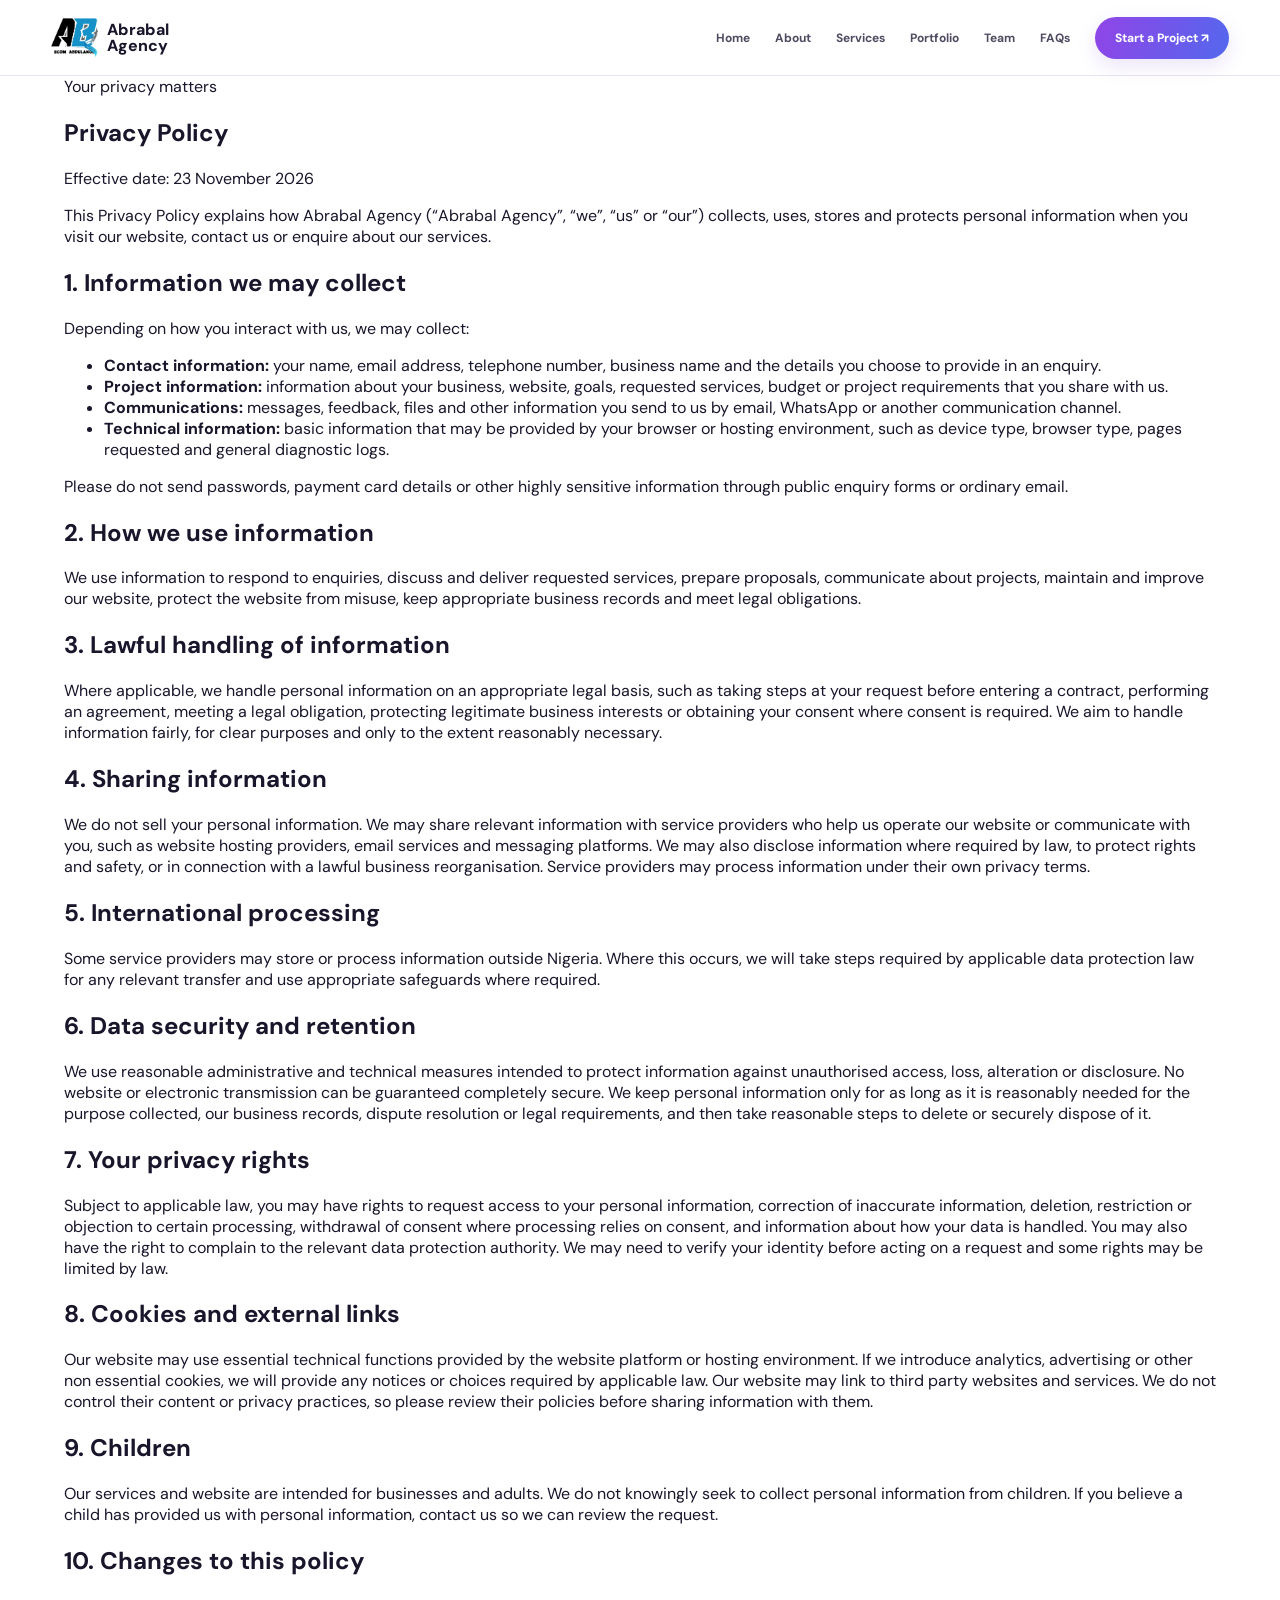
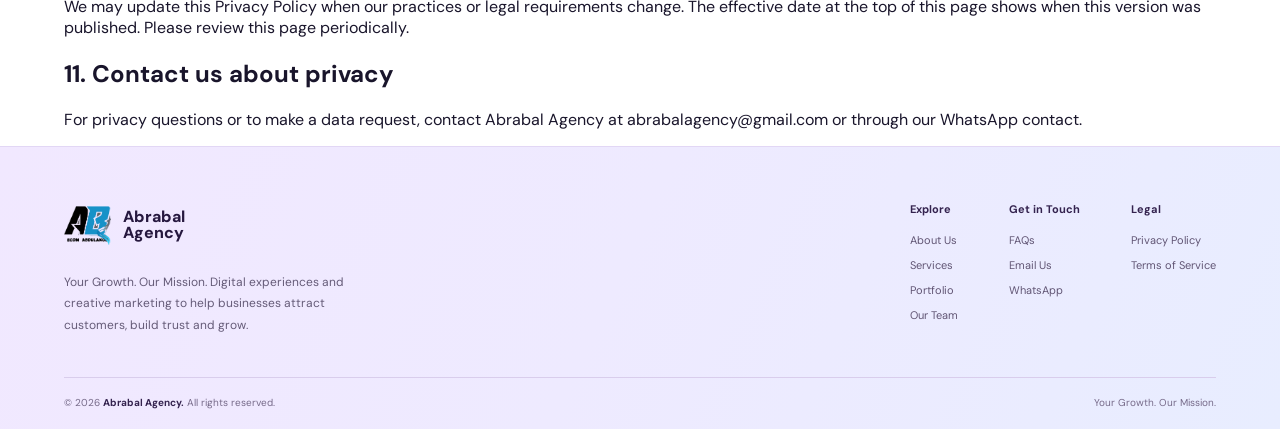
<file: privacy-policy.html>
<!doctype html>
<html lang="en">
<head>
<meta charset="utf-8">
<meta name="viewport" content="width=device-width, initial-scale=1">
<meta name="description" content="Read Abrabal Agency's website policies and information.">
<meta name="theme-color" content="#050505">
<link rel="stylesheet" href="pages.css">
<title>Privacy Policy | Abrabal Agency</title>
<meta name="robots" content="index,follow">
</head>
<body>
<header class="site-header"><div class="header-inner">
<a class="brand" href="index.html"><img src="assets/logo/Official%20agency%20logo.png" alt="Abrabal Agency logo">Abrabal<br>Agency</a>
<button class="menu-toggle" aria-label="Toggle menu" aria-expanded="false">☰</button>
<nav class="nav"><a href="index.html">Home</a><a href="about.html">About</a><a href="services.html">Services</a><a href="portfolio.html">Portfolio</a><a href="team.html">Team</a><a href="faqs.html">FAQs</a></nav>
<a class="btn header-cta" href="https://wa.me/2348081210938">Start a Project ↗</a>
</div></header>
<main class="legal-main"><div class="container"><article class="legal-wrap">
<span class="legal-kicker">Your privacy matters</span>
<h1>Privacy Policy</h1>
<p class="legal-updated">Effective date: 23 November 2026</p>
<p>This Privacy Policy explains how Abrabal Agency (“Abrabal Agency”, “we”, “us” or “our”) collects, uses, stores and protects personal information when you visit our website, contact us or enquire about our services.</p>
<h2>1. Information we may collect</h2>
<p>Depending on how you interact with us, we may collect:</p>
<ul><li><strong>Contact information:</strong> your name, email address, telephone number, business name and the details you choose to provide in an enquiry.</li><li><strong>Project information:</strong> information about your business, website, goals, requested services, budget or project requirements that you share with us.</li><li><strong>Communications:</strong> messages, feedback, files and other information you send to us by email, WhatsApp or another communication channel.</li><li><strong>Technical information:</strong> basic information that may be provided by your browser or hosting environment, such as device type, browser type, pages requested and general diagnostic logs.</li></ul>
<p>Please do not send passwords, payment card details or other highly sensitive information through public enquiry forms or ordinary email.</p>
<h2>2. How we use information</h2>
<p>We use information to respond to enquiries, discuss and deliver requested services, prepare proposals, communicate about projects, maintain and improve our website, protect the website from misuse, keep appropriate business records and meet legal obligations.</p>
<h2>3. Lawful handling of information</h2>
<p>Where applicable, we handle personal information on an appropriate legal basis, such as taking steps at your request before entering a contract, performing an agreement, meeting a legal obligation, protecting legitimate business interests or obtaining your consent where consent is required. We aim to handle information fairly, for clear purposes and only to the extent reasonably necessary.</p>
<h2>4. Sharing information</h2>
<p>We do not sell your personal information. We may share relevant information with service providers who help us operate our website or communicate with you, such as website hosting providers, email services and messaging platforms. We may also disclose information where required by law, to protect rights and safety, or in connection with a lawful business reorganisation. Service providers may process information under their own privacy terms.</p>
<h2>5. International processing</h2>
<p>Some service providers may store or process information outside Nigeria. Where this occurs, we will take steps required by applicable data protection law for any relevant transfer and use appropriate safeguards where required.</p>
<h2>6. Data security and retention</h2>
<p>We use reasonable administrative and technical measures intended to protect information against unauthorised access, loss, alteration or disclosure. No website or electronic transmission can be guaranteed completely secure. We keep personal information only for as long as it is reasonably needed for the purpose collected, our business records, dispute resolution or legal requirements, and then take reasonable steps to delete or securely dispose of it.</p>
<h2>7. Your privacy rights</h2>
<p>Subject to applicable law, you may have rights to request access to your personal information, correction of inaccurate information, deletion, restriction or objection to certain processing, withdrawal of consent where processing relies on consent, and information about how your data is handled. You may also have the right to complain to the relevant data protection authority. We may need to verify your identity before acting on a request and some rights may be limited by law.</p>
<h2>8. Cookies and external links</h2>
<p>Our website may use essential technical functions provided by the website platform or hosting environment. If we introduce analytics, advertising or other non essential cookies, we will provide any notices or choices required by applicable law. Our website may link to third party websites and services. We do not control their content or privacy practices, so please review their policies before sharing information with them.</p>
<h2>9. Children</h2>
<p>Our services and website are intended for businesses and adults. We do not knowingly seek to collect personal information from children. If you believe a child has provided us with personal information, contact us so we can review the request.</p>
<h2>10. Changes to this policy</h2>
<p>We may update this Privacy Policy when our practices or legal requirements change. The effective date at the top of this page shows when this version was published. Please review this page periodically.</p>
<div class="legal-contact"><h2>11. Contact us about privacy</h2><p>For privacy questions or to make a data request, contact Abrabal Agency at <a href="mailto:abrabalagency@gmail.com">abrabalagency@gmail.com</a> or through our <a href="https://wa.me/2348081210938">WhatsApp contact</a>.</p></div>
</article></div></main></main>
<footer class="footer"><div class="container"><div class="footer-top"><div class="footer-about"><a class="brand footer-brand" href="index.html#home" aria-label="Abrabal Agency home"><img class="footer-logo" src="assets/logo/Official%20agency%20logo.png" alt="Abrabal Agency logo"><span class="brand-name">Abrabal<br>Agency</span></a><p>Your Growth. Our Mission. Digital experiences and creative marketing to help businesses attract customers, build trust and grow.</p></div><div class="footer-links"><div class="footer-col"><b>Explore</b><a href="about.html">About Us</a><a href="services.html">Services</a><a href="portfolio.html">Portfolio</a><a href="team.html">Our Team</a></div><div class="footer-col"><b>Get in Touch</b><a href="faqs.html">FAQs</a><a href="mailto:abrabalagency@gmail.com">Email Us</a><a href="https://wa.me/2348081210938" target="_blank" rel="noopener noreferrer">WhatsApp</a></div><div class="footer-col"><b>Legal</b><a href="privacy-policy.html">Privacy Policy</a><a href="terms-of-service.html">Terms of Service</a></div></div></div><div class="footer-bottom"><span>© <span id="year">2026</span> <strong>Abrabal Agency.</strong> All rights reserved.</span><span>Your Growth. Our Mission.</span></div></div></footer>
<script src="pages.js"></script>
<script>const year=document.querySelector("#year");if(year)year.textContent=new Date().getFullYear();</script>
</body></html>
</file>
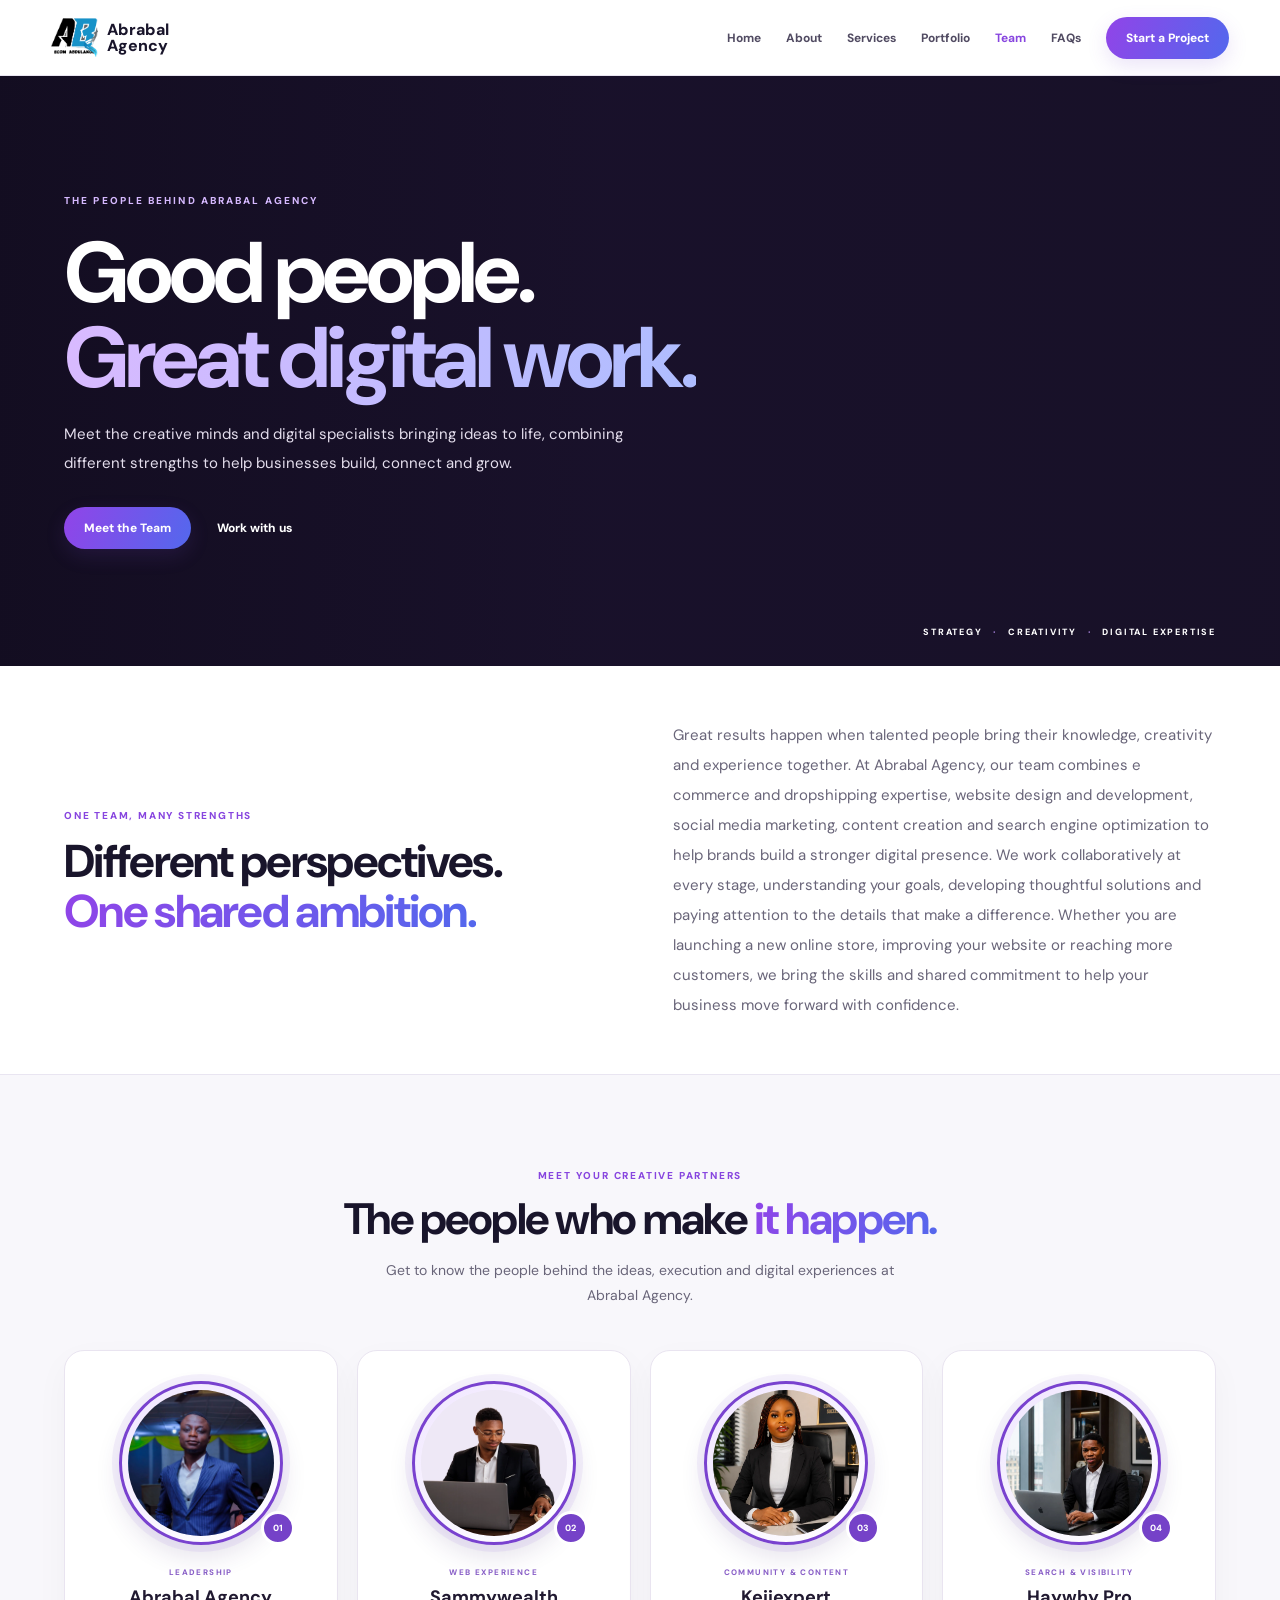
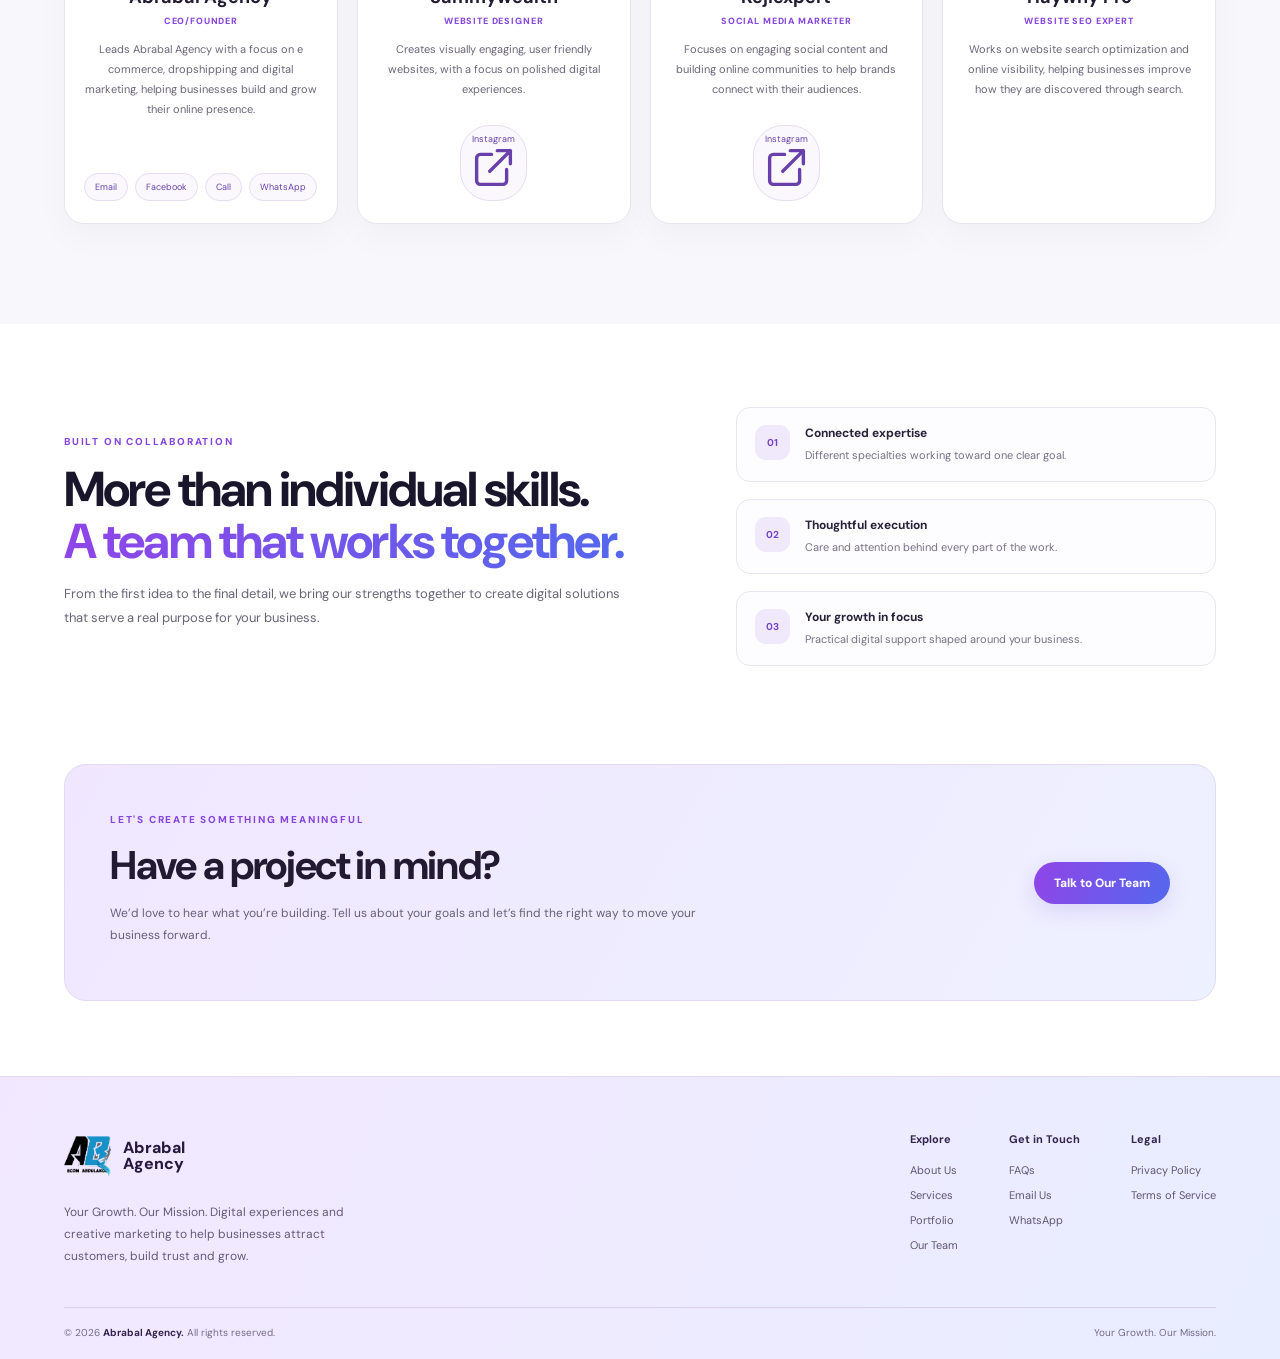
<file: team.html>
<!doctype html>
<html lang="en">
<head>
<meta charset="utf-8"><meta name="viewport" content="width=device-width, initial-scale=1">
<meta name="description" content="Meet the people behind Abrabal Agency, a creative digital team bringing together e commerce, web design, social media and SEO expertise.">
<title>Meet Our Team | The People Behind Abrabal Agency</title>
<link rel="stylesheet" href="pages.css">
</head>
<body>
<header class="site-header"><div class="header-inner"><a class="brand" href="index.html"><img src="assets/logo/Official%20agency%20logo.png" alt="Abrabal Agency logo">Abrabal<br>Agency</a><button class="menu-toggle" aria-label="Toggle menu" aria-expanded="false"><span></span><span></span><span></span></button><nav class="nav"><a href="index.html">Home</a><a href="about.html">About</a><a href="services.html">Services</a><a href="portfolio.html">Portfolio</a><a href="team.html" class="active">Team</a><a href="faqs.html">FAQs</a></nav><a class="btn header-cta" href="https://wa.me/2348081210938">Start a Project</a></div></header>
<main>
<section class="team-hero"><div class="team-hero-image"></div><div class="team-hero-overlay"></div><div class="container team-hero-content"><span class="team-kicker">THE PEOPLE BEHIND ABRABAL AGENCY</span><h1>Good people.<br><span>Great digital work.</span></h1><p>Meet the creative minds and digital specialists bringing ideas to life, combining different strengths to help businesses build, connect and grow.</p><div class="team-hero-actions"><a class="btn" href="#our-team">Meet the Team</a><a class="team-hero-secondary" href="https://wa.me/2348081210938">Work with us</a></div></div><div class="team-hero-note">STRATEGY <i>·</i> CREATIVITY <i>·</i> DIGITAL EXPERTISE</div></section>
<section class="team-intro"><div class="container team-intro-inner"><div><span class="eyebrow">ONE TEAM, MANY STRENGTHS</span><h2>Different perspectives.<br><span class="grad">One shared ambition.</span></h2></div><p>Great results happen when talented people bring their knowledge, creativity and experience together. At Abrabal Agency, our team combines e commerce and dropshipping expertise, website design and development, social media marketing, content creation and search engine optimization to help brands build a stronger digital presence. We work collaboratively at every stage, understanding your goals, developing thoughtful solutions and paying attention to the details that make a difference. Whether you are launching a new online store, improving your website or reaching more customers, we bring the skills and shared commitment to help your business move forward with confidence.</p></div></section>
<section class="section team-people-section" id="our-team"><div class="container"><div class="heading team-section-heading"><span class="eyebrow">MEET YOUR CREATIVE PARTNERS</span><h2>The people who make <span class="grad">it happen.</span></h2><p>Get to know the people behind the ideas, execution and digital experiences at Abrabal Agency.</p></div>
<div class="team-grid team-grid-premium">
<article class="person person-premium"><div class="person-photo-wrap"><div class="person-photo-ring"><img src="assets/team/abrabal.jpg.jpg" alt="Abrabal Agency" loading="lazy"></div><span class="person-number">01</span></div><div class="person-content"><span class="person-label">LEADERSHIP</span><h3>Abrabal Agency</h3><div class="role">CEO/Founder</div><p>Leads Abrabal Agency with a focus on e commerce, dropshipping and digital marketing, helping businesses build and grow their online presence.</p><div class="social"><a href="mailto:abrabalteamagency@gmail.com">Email</a><a href="https://www.facebook.com/profile.php?id=100088809683190" target="_blank" rel="noopener noreferrer">Facebook</a><a href="tel:+2348103813072">Call</a><a href="https://wa.me/2348081210938" target="_blank" rel="noopener noreferrer">WhatsApp</a></div></div></article>
<article class="person person-premium"><div class="person-photo-wrap"><div class="person-photo-ring"><img src="assets/team/sammywealth.png" alt="Sammywealth" loading="lazy"></div><span class="person-number">02</span></div><div class="person-content"><span class="person-label">WEB EXPERIENCE</span><h3>Sammywealth</h3><div class="role">Website Designer</div><p>Creates visually engaging, user friendly websites, with a focus on polished digital experiences.</p><div class="social"><a href="https://www.instagram.com/shopifyexpert011" target="_blank" rel="noopener noreferrer">Instagram <svg class="external-link-icon" viewBox="0 0 24 24" aria-hidden="true" fill="none" stroke="currentColor" stroke-width="1.8" stroke-linecap="round" stroke-linejoin="round"><path d="M14 3h7v7M10 14 21 3"/><path d="M19 13v6a2 2 0 0 1-2 2H5a2 2 0 0 1-2-2V7a2 2 0 0 1 2-2h6"/></svg></a></div></div></article>
<article class="person person-premium"><div class="person-photo-wrap"><div class="person-photo-ring"><img src="assets/team/kejiexpert.png" alt="Kejiexpert" loading="lazy"></div><span class="person-number">03</span></div><div class="person-content"><span class="person-label">COMMUNITY & CONTENT</span><h3>Kejiexpert</h3><div class="role">Social Media Marketer</div><p>Focuses on engaging social content and building online communities to help brands connect with their audiences.</p><div class="social"><a href="https://www.instagram.com/kejiexpert12" target="_blank" rel="noopener noreferrer">Instagram <svg class="external-link-icon" viewBox="0 0 24 24" aria-hidden="true" fill="none" stroke="currentColor" stroke-width="1.8" stroke-linecap="round" stroke-linejoin="round"><path d="M14 3h7v7M10 14 21 3"/><path d="M19 13v6a2 2 0 0 1-2 2H5a2 2 0 0 1-2-2V7a2 2 0 0 1 2-2h6"/></svg></a></div></div></article>
<article class="person person-premium"><div class="person-photo-wrap"><div class="person-photo-ring"><img src="assets/team/haywhy-pro.jpg" alt="Haywhy Pro" loading="lazy"></div><span class="person-number">04</span></div><div class="person-content"><span class="person-label">SEARCH & VISIBILITY</span><h3>Haywhy Pro</h3><div class="role">Website SEO Expert</div><p>Works on website search optimization and online visibility, helping businesses improve how they are discovered through search.</p></div></article>
</div></div></section>
<section class="team-strength-section"><div class="container team-strength-inner"><div><span class="eyebrow">BUILT ON COLLABORATION</span><h2>More than individual skills.<br><span class="grad">A team that works together.</span></h2><p>From the first idea to the final detail, we bring our strengths together to create digital solutions that serve a real purpose for your business.</p></div><div class="team-strength-points"><div><b>01</b><span><strong>Connected expertise</strong><small>Different specialties working toward one clear goal.</small></span></div><div><b>02</b><span><strong>Thoughtful execution</strong><small>Care and attention behind every part of the work.</small></span></div><div><b>03</b><span><strong>Your growth in focus</strong><small>Practical digital support shaped around your business.</small></span></div></div></div></section>
<section class="section team-cta-section"><div class="container"><div class="cta team-cta-premium"><div><span class="eyebrow">LET'S CREATE SOMETHING MEANINGFUL</span><h2>Have a project in mind?</h2><p>We’d love to hear what you’re building. Tell us about your goals and let’s find the right way to move your business forward.</p></div><a class="btn" href="https://wa.me/2348081210938?text=Hello%20Abrabal%20Agency%2C%20I%27d%20like%20to%20discuss%20a%20project.">Talk to Our Team</a></div></div></section>
</main>
<footer class="footer"><div class="container"><div class="footer-top"><div class="footer-about"><a class="brand footer-brand" href="index.html#home" aria-label="Abrabal Agency home"><img class="footer-logo" src="assets/logo/Official%20agency%20logo.png" alt="Abrabal Agency logo"><span class="brand-name">Abrabal<br>Agency</span></a><p>Your Growth. Our Mission. Digital experiences and creative marketing to help businesses attract customers, build trust and grow.</p></div><div class="footer-links"><div class="footer-col"><b>Explore</b><a href="about.html">About Us</a><a href="services.html">Services</a><a href="portfolio.html">Portfolio</a><a href="team.html">Our Team</a></div><div class="footer-col"><b>Get in Touch</b><a href="faqs.html">FAQs</a><a href="mailto:abrabalagency@gmail.com">Email Us</a><a href="https://wa.me/2348081210938" target="_blank" rel="noopener noreferrer">WhatsApp</a></div><div class="footer-col"><b>Legal</b><a href="privacy-policy.html">Privacy Policy</a><a href="terms-of-service.html">Terms of Service</a></div></div></div><div class="footer-bottom"><span>© <span id="year">2026</span> <strong>Abrabal Agency.</strong> All rights reserved.</span><span>Your Growth. Our Mission.</span></div></div></footer>
<script src="pages.js"></script>
</body></html>
</file>
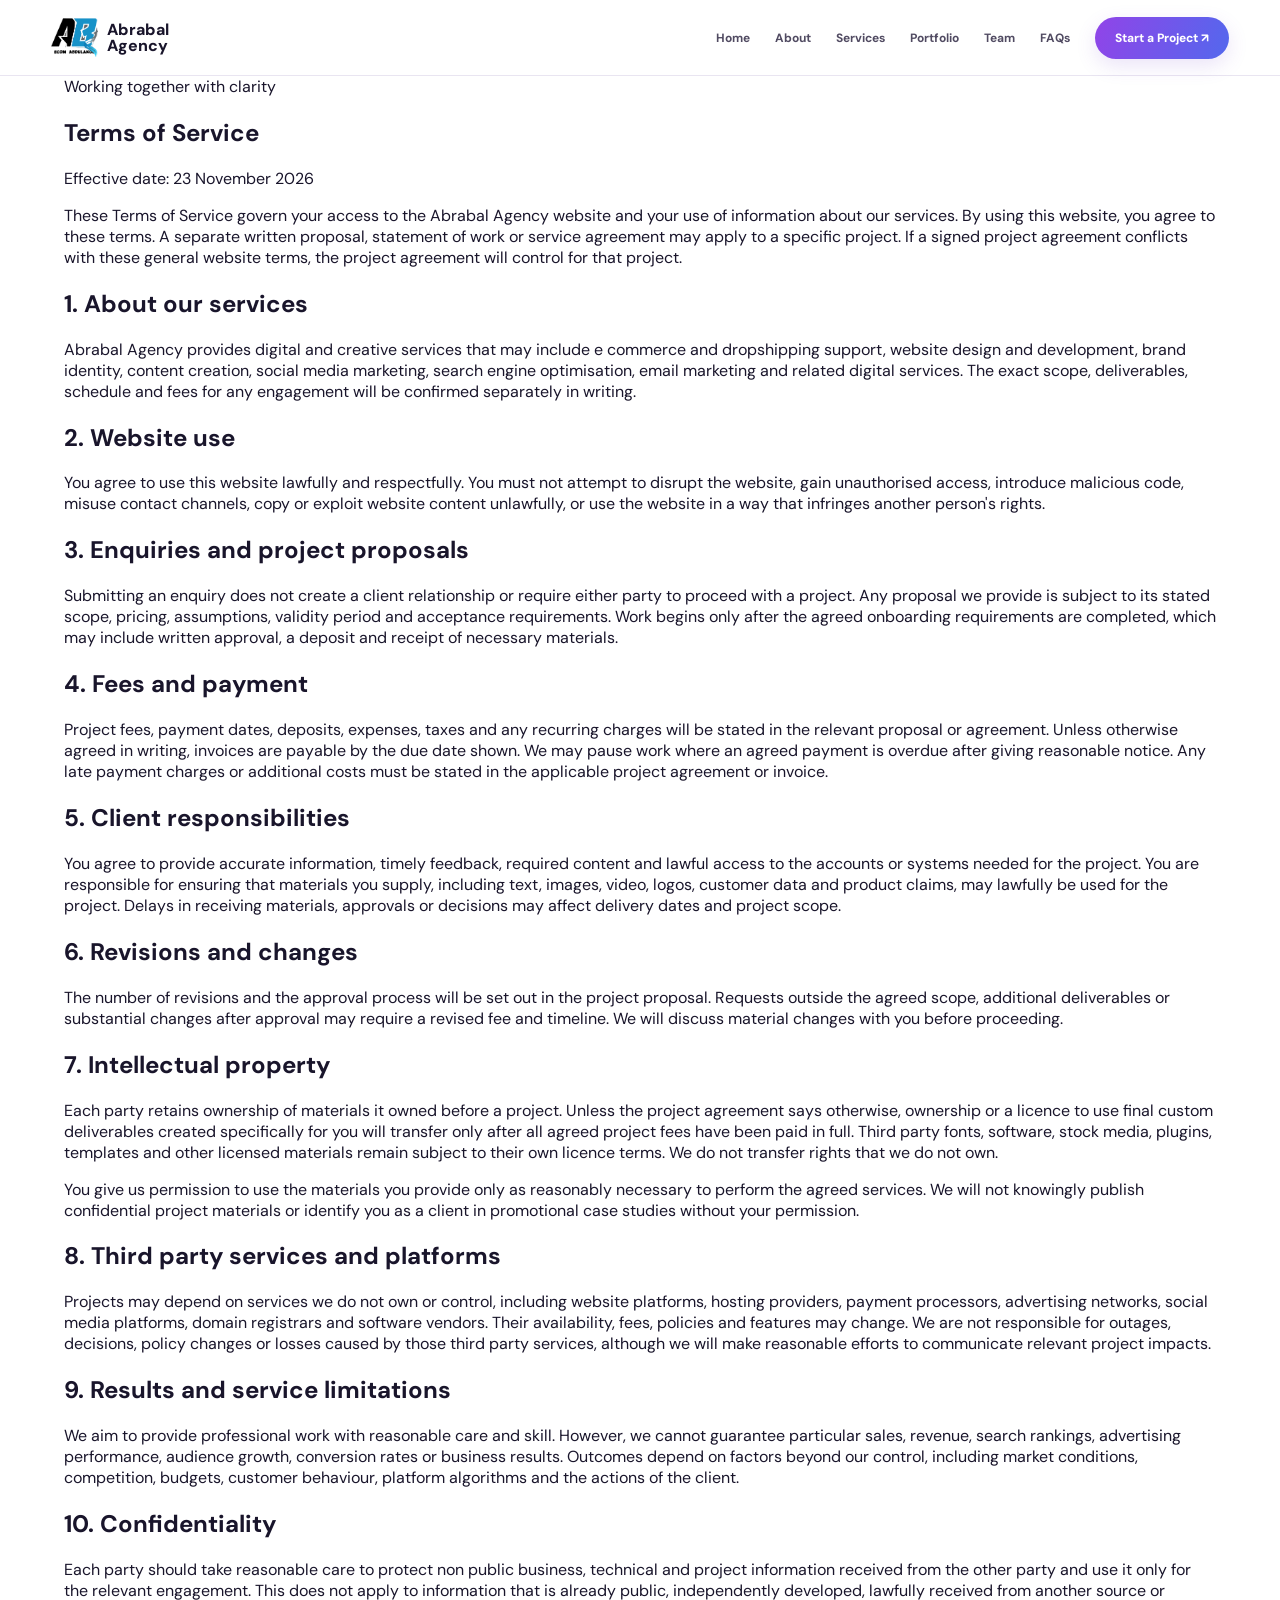
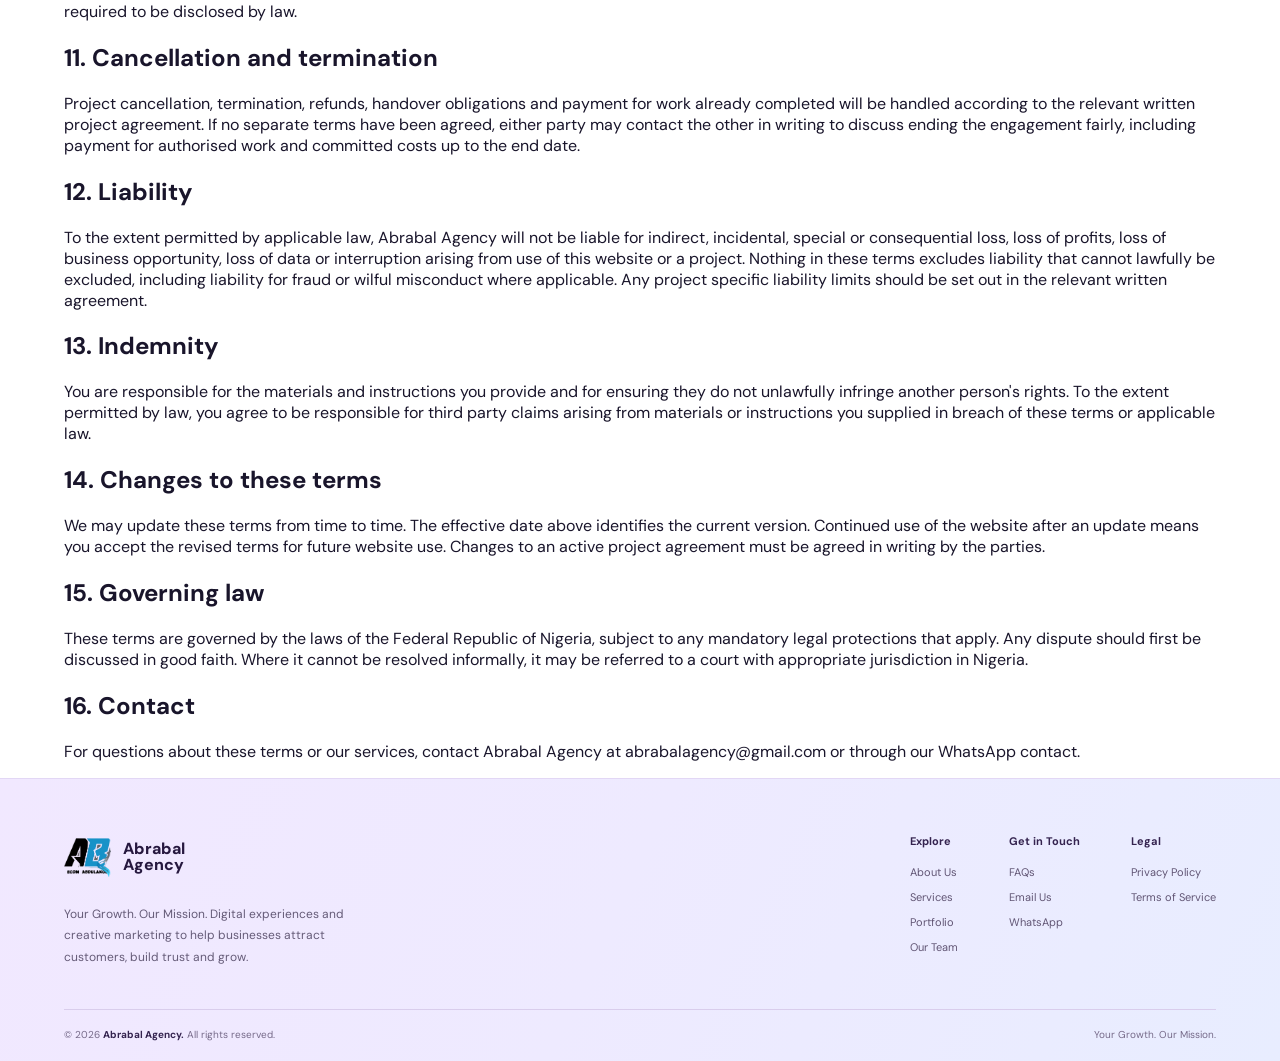
<file: terms-of-service.html>
<!doctype html>
<html lang="en">
<head>
<meta charset="utf-8">
<meta name="viewport" content="width=device-width, initial-scale=1">
<meta name="description" content="Read Abrabal Agency's website policies and information.">
<meta name="theme-color" content="#050505">
<link rel="stylesheet" href="pages.css">
<title>Terms of Service | Abrabal Agency</title>
<meta name="robots" content="index,follow">
</head>
<body>
<header class="site-header"><div class="header-inner">
<a class="brand" href="index.html"><img src="assets/logo/Official%20agency%20logo.png" alt="Abrabal Agency logo">Abrabal<br>Agency</a>
<button class="menu-toggle" aria-label="Toggle menu" aria-expanded="false">☰</button>
<nav class="nav"><a href="index.html">Home</a><a href="about.html">About</a><a href="services.html">Services</a><a href="portfolio.html">Portfolio</a><a href="team.html">Team</a><a href="faqs.html">FAQs</a></nav>
<a class="btn header-cta" href="https://wa.me/2348081210938">Start a Project ↗</a>
</div></header>
<main class="legal-main"><div class="container"><article class="legal-wrap">
<span class="legal-kicker">Working together with clarity</span>
<h1>Terms of Service</h1>
<p class="legal-updated">Effective date: 23 November 2026</p>
<p>These Terms of Service govern your access to the Abrabal Agency website and your use of information about our services. By using this website, you agree to these terms. A separate written proposal, statement of work or service agreement may apply to a specific project. If a signed project agreement conflicts with these general website terms, the project agreement will control for that project.</p>
<h2>1. About our services</h2>
<p>Abrabal Agency provides digital and creative services that may include e commerce and dropshipping support, website design and development, brand identity, content creation, social media marketing, search engine optimisation, email marketing and related digital services. The exact scope, deliverables, schedule and fees for any engagement will be confirmed separately in writing.</p>
<h2>2. Website use</h2>
<p>You agree to use this website lawfully and respectfully. You must not attempt to disrupt the website, gain unauthorised access, introduce malicious code, misuse contact channels, copy or exploit website content unlawfully, or use the website in a way that infringes another person's rights.</p>
<h2>3. Enquiries and project proposals</h2>
<p>Submitting an enquiry does not create a client relationship or require either party to proceed with a project. Any proposal we provide is subject to its stated scope, pricing, assumptions, validity period and acceptance requirements. Work begins only after the agreed onboarding requirements are completed, which may include written approval, a deposit and receipt of necessary materials.</p>
<h2>4. Fees and payment</h2>
<p>Project fees, payment dates, deposits, expenses, taxes and any recurring charges will be stated in the relevant proposal or agreement. Unless otherwise agreed in writing, invoices are payable by the due date shown. We may pause work where an agreed payment is overdue after giving reasonable notice. Any late payment charges or additional costs must be stated in the applicable project agreement or invoice.</p>
<h2>5. Client responsibilities</h2>
<p>You agree to provide accurate information, timely feedback, required content and lawful access to the accounts or systems needed for the project. You are responsible for ensuring that materials you supply, including text, images, video, logos, customer data and product claims, may lawfully be used for the project. Delays in receiving materials, approvals or decisions may affect delivery dates and project scope.</p>
<h2>6. Revisions and changes</h2>
<p>The number of revisions and the approval process will be set out in the project proposal. Requests outside the agreed scope, additional deliverables or substantial changes after approval may require a revised fee and timeline. We will discuss material changes with you before proceeding.</p>
<h2>7. Intellectual property</h2>
<p>Each party retains ownership of materials it owned before a project. Unless the project agreement says otherwise, ownership or a licence to use final custom deliverables created specifically for you will transfer only after all agreed project fees have been paid in full. Third party fonts, software, stock media, plugins, templates and other licensed materials remain subject to their own licence terms. We do not transfer rights that we do not own.</p>
<p>You give us permission to use the materials you provide only as reasonably necessary to perform the agreed services. We will not knowingly publish confidential project materials or identify you as a client in promotional case studies without your permission.</p>
<h2>8. Third party services and platforms</h2>
<p>Projects may depend on services we do not own or control, including website platforms, hosting providers, payment processors, advertising networks, social media platforms, domain registrars and software vendors. Their availability, fees, policies and features may change. We are not responsible for outages, decisions, policy changes or losses caused by those third party services, although we will make reasonable efforts to communicate relevant project impacts.</p>
<h2>9. Results and service limitations</h2>
<p>We aim to provide professional work with reasonable care and skill. However, we cannot guarantee particular sales, revenue, search rankings, advertising performance, audience growth, conversion rates or business results. Outcomes depend on factors beyond our control, including market conditions, competition, budgets, customer behaviour, platform algorithms and the actions of the client.</p>
<h2>10. Confidentiality</h2>
<p>Each party should take reasonable care to protect non public business, technical and project information received from the other party and use it only for the relevant engagement. This does not apply to information that is already public, independently developed, lawfully received from another source or required to be disclosed by law.</p>
<h2>11. Cancellation and termination</h2>
<p>Project cancellation, termination, refunds, handover obligations and payment for work already completed will be handled according to the relevant written project agreement. If no separate terms have been agreed, either party may contact the other in writing to discuss ending the engagement fairly, including payment for authorised work and committed costs up to the end date.</p>
<h2>12. Liability</h2>
<p>To the extent permitted by applicable law, Abrabal Agency will not be liable for indirect, incidental, special or consequential loss, loss of profits, loss of business opportunity, loss of data or interruption arising from use of this website or a project. Nothing in these terms excludes liability that cannot lawfully be excluded, including liability for fraud or wilful misconduct where applicable. Any project specific liability limits should be set out in the relevant written agreement.</p>
<h2>13. Indemnity</h2>
<p>You are responsible for the materials and instructions you provide and for ensuring they do not unlawfully infringe another person's rights. To the extent permitted by law, you agree to be responsible for third party claims arising from materials or instructions you supplied in breach of these terms or applicable law.</p>
<h2>14. Changes to these terms</h2>
<p>We may update these terms from time to time. The effective date above identifies the current version. Continued use of the website after an update means you accept the revised terms for future website use. Changes to an active project agreement must be agreed in writing by the parties.</p>
<h2>15. Governing law</h2>
<p>These terms are governed by the laws of the Federal Republic of Nigeria, subject to any mandatory legal protections that apply. Any dispute should first be discussed in good faith. Where it cannot be resolved informally, it may be referred to a court with appropriate jurisdiction in Nigeria.</p>
<div class="legal-contact"><h2>16. Contact</h2><p>For questions about these terms or our services, contact Abrabal Agency at <a href="mailto:abrabalagency@gmail.com">abrabalagency@gmail.com</a> or through our <a href="https://wa.me/2348081210938">WhatsApp contact</a>.</p></div>
</article></div></main></main>
<footer class="footer"><div class="container"><div class="footer-top"><div class="footer-about"><a class="brand footer-brand" href="index.html#home" aria-label="Abrabal Agency home"><img class="footer-logo" src="assets/logo/Official%20agency%20logo.png" alt="Abrabal Agency logo"><span class="brand-name">Abrabal<br>Agency</span></a><p>Your Growth. Our Mission. Digital experiences and creative marketing to help businesses attract customers, build trust and grow.</p></div><div class="footer-links"><div class="footer-col"><b>Explore</b><a href="about.html">About Us</a><a href="services.html">Services</a><a href="portfolio.html">Portfolio</a><a href="team.html">Our Team</a></div><div class="footer-col"><b>Get in Touch</b><a href="faqs.html">FAQs</a><a href="mailto:abrabalagency@gmail.com">Email Us</a><a href="https://wa.me/2348081210938" target="_blank" rel="noopener noreferrer">WhatsApp</a></div><div class="footer-col"><b>Legal</b><a href="privacy-policy.html">Privacy Policy</a><a href="terms-of-service.html">Terms of Service</a></div></div></div><div class="footer-bottom"><span>© <span id="year">2026</span> <strong>Abrabal Agency.</strong> All rights reserved.</span><span>Your Growth. Our Mission.</span></div></div></footer>
<script src="pages.js"></script>
<script>const year=document.querySelector("#year");if(year)year.textContent=new Date().getFullYear();</script>
</body></html>
</file>
<file: pages.css>
@import url('https://fonts.googleapis.com/css2?family=DM+Sans:wght@400;500;600;700;800&display=swap');:root{--ink:#19152b;--muted:#696579;--purple:#8745df;--grad:linear-gradient(110deg,#9144e8,#5368ed);--line:#e9e5f1;--wash:#f7f5fc}*{box-sizing:border-box}html{scroll-behavior:smooth}body{margin:0;background:#fff;color:var(--ink);font-family:'DM Sans',Arial,sans-serif}a{color:inherit;text-decoration:none}.container{width:min(1160px,90%);margin:auto}.site-header{height:76px;position:sticky;top:0;z-index:5;background:#ffffffed;border-bottom:1px solid var(--line);backdrop-filter:blur(14px)}.header-inner{height:100%;width:92%;max-width:1240px;margin:auto;display:flex;align-items:center;gap:25px}.brand{display:flex;align-items:center;gap:9px;font-weight:800;line-height:.95;color:var(--ink)}.brand img{width:47px;height:47px;object-fit:contain}.nav{display:flex;gap:clamp(12px,2vw,25px);margin-left:auto}.nav a{font-size:12px;font-weight:700;color:#514b62}.nav a.active,.nav a:hover{color:var(--purple)}.btn{display:inline-block;padding:13px 20px;border-radius:30px;background:var(--grad);font-size:12px;font-weight:800;color:#fff;box-shadow:0 7px 20px #7847d326}.menu-toggle{display:none;background:none;border:0;color:var(--ink);padding:8px}.menu-toggle span{display:block;width:23px;height:2px;margin:5px;background:var(--ink);border-radius:3px}.hero{position:relative;overflow:hidden;padding:100px 0 85px;background:radial-gradient(ellipse at 85% 20%,#e9dcff 0,transparent 39%),radial-gradient(ellipse at 15% 100%,#e5eaff 0,transparent 42%),#faf9fd;border-bottom:1px solid var(--line)}.hero:after{content:'';position:absolute;width:350px;height:350px;border:1px solid #9a66df25;border-radius:50%;right:-100px;top:15px;box-shadow:0 0 0 55px #9a66df08,0 0 0 110px #9a66df06}.hero .container{position:relative;z-index:1}.eyebrow{color:var(--purple);font-size:10px;font-weight:800;letter-spacing:1.8px;text-transform:uppercase}.hero h1{font-size:clamp(42px,6vw,68px);line-height:1.02;letter-spacing:-2.7px;max-width:850px;margin:18px 0;color:var(--ink)}.grad{background:var(--grad);background-clip:text;-webkit-background-clip:text;color:transparent}.hero p{max-width:680px;color:#696579;font-size:15px;line-height:1.8}.section{padding:75px 0;background:#fff}.light{background:var(--wash);color:var(--ink)}.heading{max-width:720px;margin-bottom:32px}.heading h2{font-size:clamp(30px,4vw,44px);line-height:1.08;letter-spacing:-1.5px;margin:12px 0;color:var(--ink)}.heading p{color:var(--muted);font-size:14px;line-height:1.8}.grid{display:grid;grid-template-columns:repeat(3,1fr);gap:15px}.card{padding:25px;border:1px solid var(--line);border-radius:16px;background:#fff;box-shadow:0 8px 28px #24133e08;transition:transform .2s,box-shadow .2s}.card:hover,.person:hover{transform:translateY(-3px);box-shadow:0 14px 32px #24133e12}.card h3{font-size:16px;margin:0 0 10px;color:var(--ink)}.card p{font-size:12px;line-height:1.8;color:var(--muted);margin:0}.icon{color:var(--purple);font-size:23px;margin-bottom:17px}.icon svg{width:25px;height:25px;display:block}.split{display:grid;grid-template-columns:1fr 1fr;gap:40px;align-items:center}.feature{min-height:300px;padding:35px;border-radius:20px;background:linear-gradient(145deg,#f0e7ff,#e9edff);border:1px solid #e7def7;color:#30204e;display:flex;align-items:end;font-size:30px;font-weight:800;line-height:1.1}.copy p{font-size:14px;line-height:1.9;color:var(--muted)}.team-grid{display:grid;grid-template-columns:repeat(4,1fr);gap:15px}.person{padding:16px;border:1px solid var(--line);border-radius:16px;background:#fff;box-shadow:0 8px 28px #24133e08;transition:transform .2s,box-shadow .2s}.person img{width:100%;height:215px;object-fit:cover;object-position:center 30%;border-radius:11px;margin-bottom:15px;background:var(--wash)}.person h3{font-size:16px;margin:0 0 6px;color:var(--ink)}.role{font-size:10px;font-weight:800;letter-spacing:.7px;color:var(--purple);text-transform:uppercase;margin-bottom:12px}.person p{font-size:11px;line-height:1.7;color:var(--muted)}.social{display:flex;gap:7px;flex-wrap:wrap;margin:10px 0}.social a{font-size:10px;padding:6px 9px;border:1px solid #e7def4;border-radius:20px;color:#7440c1;background:#faf8ff}.faq{max-width:850px}.faq-item{border-bottom:1px solid var(--line)}.faq-item button{width:100%;background:none;border:0;color:var(--ink);text-align:left;padding:20px 0;font:700 14px 'DM Sans';display:flex;justify-content:space-between;cursor:pointer}.answer{display:none;color:var(--muted);font-size:13px;line-height:1.8;padding:0 30px 20px 0}.faq-item.open .answer{display:block}.cta{padding:32px;border:1px solid #e7def4;border-radius:18px;background:linear-gradient(120deg,#f3eaff,#edf0ff);display:flex;justify-content:space-between;align-items:center;gap:20px}.cta h2{margin:0 0 8px;color:var(--ink)}.cta p{font-size:13px;color:var(--muted)}.footer{padding:35px 0 18px;border-top:1px solid var(--line);background:#faf9fd}.footer-inner{display:flex;justify-content:space-between;gap:25px;align-items:center}.footer p{font-size:11px;color:var(--muted);max-width:380px;line-height:1.7}.footer-links{display:flex;flex-wrap:wrap;gap:17px}.footer-links a{font-size:11px;color:#514b62}.footer-links a:hover{color:var(--purple)}.copyright{border-top:1px solid var(--line);padding-top:15px;margin-top:20px;color:#888397;font-size:10px}@media(max-width:850px){.team-grid{grid-template-columns:repeat(2,1fr)}.nav{gap:10px}.nav a{font-size:10px}}@media(max-width:650px){.site-header{height:68px}.menu-toggle{display:block;margin-left:auto}.nav{display:none;position:absolute;top:68px;left:0;right:0;background:#fff;padding:12px 5%;flex-direction:column;gap:0;box-shadow:0 12px 20px #1b123015}.nav.open{display:flex}.nav a{padding:12px 0;font-size:13px}.header-cta{display:none}.hero{padding:75px 0 65px}.section{padding:58px 0}.grid{grid-template-columns:1fr 1fr;gap:10px}.card{padding:18px 14px}.card h3{font-size:14px}.card p{font-size:11px}.split{grid-template-columns:1fr;gap:24px}.team-grid{grid-template-columns:1fr 1fr;gap:10px}.person{padding:11px}.person img{height:170px}.person p{font-size:10px}.cta{display:block}.cta .btn{margin-top:10px}.footer-inner{display:block}.footer-links{margin-top:15px}}@media(max-width:390px){.grid{grid-template-columns:1fr}}@media(prefers-reduced-motion:reduce){html{scroll-behavior:auto}.card,.person{transition:none}}
/* About page refresh */
.about-section-cta{margin-top:24px;display:inline-flex;align-items:center;gap:9px}
.about-hero{min-height:590px;display:flex;align-items:center;padding:110px 0 100px;background:#151126 url("https://images.unsplash.com/photo-1497366811353-6870744d04b2?auto=format&fit=crop&w=2000&q=90") center/cover no-repeat;border:0}
.about-hero-shade{position:absolute;inset:0;background:linear-gradient(90deg,rgba(13,10,27,.94) 0%,rgba(18,13,35,.83) 48%,rgba(18,13,35,.35) 100%)}
.about-hero-content{z-index:1}
.about-hero .eyebrow{color:#d6b8ff}
.about-hero h1{max-width:850px;color:#fff;font-size:clamp(44px,6.4vw,76px);letter-spacing:-3px;line-height:1.01}
.about-hero-gradient{background:linear-gradient(100deg,#d7b8ff,#a9baff);background-clip:text;-webkit-background-clip:text;color:transparent}
.about-hero p{max-width:660px;color:#e1deeb;font-size:16px;line-height:1.85}
.about-hero-actions{display:flex;align-items:center;gap:24px;margin-top:28px}
.about-text-link{color:#fff;font-size:12px;font-weight:700}
.about-hero-caption{position:absolute;z-index:1;right:5%;bottom:28px;color:#fff;font-size:10px;font-weight:800;letter-spacing:2px}
.about-hero-caption span{color:#c5a0ff;margin:0 8px}
.about-story-section{padding:100px 0}
.about-story-grid{display:grid;grid-template-columns:1.02fr .98fr;gap:75px;align-items:center}
.about-story-media{position:relative;min-height:520px;padding:0 48px 45px 0}
.about-story-main{width:100%;height:440px;display:block;object-fit:cover;border-radius:22px;box-shadow:0 22px 55px #21143a20}
.about-story-small{position:absolute;right:0;bottom:0;width:43%;height:190px;padding:9px;background:#fff;border-radius:18px;box-shadow:0 14px 40px #21143a20}
.about-story-small img{width:100%;height:100%;object-fit:cover;border-radius:12px}
.about-image-note{position:absolute;left:20px;bottom:70px;max-width:230px;padding:17px 19px;border-radius:13px;background:#211735eF;color:#fff;box-shadow:0 12px 30px #160d2b35}
.about-image-note span{display:block;color:#d2b3ff;font-size:9px;font-weight:800;letter-spacing:1.4px;margin-bottom:7px}
.about-image-note strong{font-size:17px;line-height:1.2}
.about-story-copy h2,.about-approach-copy h2{font-size:clamp(34px,4vw,49px);line-height:1.05;letter-spacing:-1.9px;margin:13px 0 20px;color:#19152b}
.about-story-copy p,.about-approach-copy p{font-size:14px;line-height:1.9;color:#5f5b70;margin:0 0 14px}
.about-inline-cta{margin-top:12px}
.about-purpose-section .heading h2{color:#19152b}
.about-purpose-section .heading p{color:#625e72}
.about-purpose-grid{align-items:stretch}
.about-purpose-card{padding:30px 27px;border-color:#e7e1f1;box-shadow:0 12px 35px #24133e08}
.about-purpose-card p{font-size:13px;line-height:1.85;color:#625e72}
.about-approach-section{padding:100px 0}
.about-approach-grid{display:grid;grid-template-columns:1fr 1fr;gap:65px;align-items:center}
.about-check-list{list-style:none;padding:0;margin:24px 0 0;display:grid;gap:14px}
.about-check-list li{display:flex;align-items:center;gap:11px;color:#373248;font-size:13px;font-weight:700}
.about-check-list span{display:grid;place-items:center;flex:0 0 23px;width:23px;height:23px;border-radius:50%;background:#eee6fb;color:#7741c8;font-size:13px}
.about-approach-image{position:relative;height:440px}
.about-approach-image img{width:100%;height:100%;object-fit:cover;border-radius:22px;box-shadow:0 20px 50px #21143a1c}
.about-image-tag{position:absolute;left:20px;bottom:20px;padding:12px 16px;border-radius:9px;background:#211735eF;color:#fff;font-size:9px;font-weight:800;letter-spacing:1.4px}
.about-cta-section{padding-top:25px}
.about-final-cta{padding:42px 45px;background:linear-gradient(120deg,#f0e6ff,#e9edff);border-color:#e4daf4}
.about-final-cta h2{font-size:clamp(26px,3vw,36px);letter-spacing:-1px;color:#19152b}
.about-final-cta p{max-width:590px;line-height:1.8;color:#625e72}
@media(max-width:850px){.about-story-grid,.about-approach-grid{gap:38px}.about-story-media{min-height:440px}.about-story-main{height:380px}.about-story-small{height:150px}.about-hero{min-height:540px}}
@media(max-width:650px){.about-hero{min-height:570px;padding:85px 0 90px;background-position:58% center}.about-hero h1{font-size:clamp(40px,11vw,56px);letter-spacing:-2px}.about-hero p{font-size:14px}.about-hero-actions{align-items:flex-start;flex-direction:column;gap:16px}.about-hero-caption{font-size:8px;letter-spacing:1.2px}.about-story-section,.about-approach-section{padding:65px 0}.about-story-grid,.about-approach-grid{grid-template-columns:1fr;gap:35px}.about-story-media{min-height:390px;padding-right:28px;padding-bottom:35px}.about-story-main{height:340px}.about-story-small{height:130px;width:44%}.about-image-note{left:12px;bottom:55px;max-width:190px;padding:13px}.about-image-note strong{font-size:15px}.about-story-copy h2,.about-approach-copy h2{font-size:36px}.about-purpose-grid{grid-template-columns:1fr}.about-approach-image{height:330px}.about-final-cta{padding:28px 23px}.about-final-cta .btn{margin-top:12px}}

/* About page layout corrections */
.about-hero:after{display:none}
.about-hero{isolation:isolate;background-position:center 48%;border:0}
.about-hero-shade{z-index:0}
.about-hero-content{width:min(1160px,90%);margin-inline:auto;position:relative;z-index:2}
.about-hero-caption{z-index:2}
.about-story-grid{grid-template-columns:minmax(0,1fr) minmax(0,1fr);gap:clamp(34px,5vw,68px)}
.about-story-media{width:100%;min-width:0}
.about-story-main{width:100%}
.about-image-note{bottom:215px;left:18px}
.about-purpose-grid{grid-template-columns:repeat(3,minmax(0,1fr))}
.about-approach-grid{grid-template-columns:minmax(0,1fr) minmax(0,1fr);gap:clamp(34px,5vw,65px)}
.about-approach-image{min-width:0}
@media(max-width:900px){
 .about-story-grid,.about-approach-grid{grid-template-columns:1fr;gap:42px}
 .about-story-media{max-width:650px;margin-inline:auto}
 .about-story-main{height:420px}
 .about-story-copy{max-width:760px}
 .about-approach-image{height:390px;max-width:760px;width:100%;margin-inline:auto}
 .about-purpose-grid{grid-template-columns:repeat(2,minmax(0,1fr))}
 .about-purpose-card:last-child{grid-column:1/-1}
}
@media(max-width:650px){
 .about-hero{background-position:58% center}
 .about-story-media{min-height:390px;padding-right:28px;padding-bottom:35px}
 .about-story-main{height:340px}
 .about-story-small{height:130px;width:44%}
 .about-image-note{left:12px;bottom:145px;max-width:185px;padding:13px}
 .about-purpose-grid{grid-template-columns:1fr}
 .about-purpose-card:last-child{grid-column:auto}
 .about-approach-image{height:330px}
}


/* Services page redesign */
.services-hero{position:relative;isolation:isolate;min-height:610px;display:flex;align-items:center;overflow:hidden;padding:105px 0 110px;background:#171126 url("https://images.unsplash.com/photo-1497366754035-f200968a6e72?auto=format&fit=crop&w=2200&q=90") center 48%/cover no-repeat;border:0}.services-hero-shade{position:absolute;inset:0;z-index:0;background:linear-gradient(90deg,rgba(15,11,29,.96) 0%,rgba(22,15,40,.88) 48%,rgba(22,15,40,.35) 100%)}.services-hero-content{position:relative;z-index:1}.services-hero .eyebrow{color:#d7baff}.services-hero h1{max-width:850px;color:#fff;font-size:clamp(46px,6.5vw,78px);line-height:1.02;letter-spacing:-3.6px;margin:20px 0}.services-hero h1 span{display:block;background:linear-gradient(100deg,#d9baff,#aabaff);background-clip:text;-webkit-background-clip:text;color:transparent}.services-hero p{max-width:680px;color:#e1ddeb;font-size:16px;line-height:1.85}.services-hero-actions{display:flex;align-items:center;gap:25px;margin-top:30px}.services-hero-link{color:#fff;font-size:12px;font-weight:700}.services-hero-caption{position:absolute;z-index:1;right:5%;bottom:28px;color:#fff;font-size:9px;font-weight:800;letter-spacing:2px}.services-hero-caption i{color:#c39aff;font-style:normal;margin:0 7px}.services-proof{background:#fff;border-bottom:1px solid var(--line)}.services-proof-inner{display:grid;grid-template-columns:repeat(3,1fr);padding:23px 0}.services-proof-inner>div{display:flex;align-items:center;justify-content:center;gap:12px;border-right:1px solid var(--line)}.services-proof-inner>div:last-child{border:0}.services-proof-inner strong{font-size:25px;letter-spacing:-1px;color:var(--purple)}.services-proof-inner span{font-size:11px;font-weight:700;color:#696579}.services-intro-section{padding:88px 0 100px;background:#f8f7fb}.services-heading{max-width:760px;margin-bottom:38px}.services-heading h2{max-width:690px}.services-heading p{max-width:680px}.services-grid{display:grid;grid-template-columns:repeat(3,minmax(0,1fr));gap:20px;align-items:stretch}.service-card{min-width:0;overflow:hidden;border:1px solid #e9e5f1;border-radius:18px;background:#fff;box-shadow:0 10px 30px #24133e08;transition:transform .22s ease,box-shadow .22s ease,border-color .22s ease}.service-card:hover{transform:translateY(-5px);border-color:#d4c2ed;box-shadow:0 18px 38px #24133e13}.service-card-image{height:190px;position:relative;overflow:hidden;background:#e9e2f3}.service-card-image:after{content:'';position:absolute;inset:35% 0 0;background:linear-gradient(transparent,rgba(18,12,32,.72))}.service-card-image img{width:100%;height:100%;display:block;object-fit:cover;transition:transform .45s ease}.service-card:hover .service-card-image img{transform:scale(1.045)}.service-card-image span{position:absolute;z-index:1;left:18px;bottom:15px;color:#fff;font-size:9px;font-weight:800;letter-spacing:1.3px}.service-card-body{padding:23px 22px 21px;display:flex;flex-direction:column;min-height:315px}.service-card-body h3{font-size:18px;line-height:1.25;letter-spacing:-.4px;margin:0 0 10px;color:#19152b}.service-card-body p{font-size:12px;line-height:1.8;color:#696579;margin:0 0 14px}.service-card-body ul{list-style:none;padding:0;margin:0 0 19px;display:grid;gap:8px}.service-card-body li{position:relative;padding-left:17px;font-size:11px;line-height:1.5;color:#514b62}.service-card-body li:before{content:'✓';position:absolute;left:0;color:#8745df;font-weight:800}.service-card-body>a{margin-top:auto;display:flex;align-items:center;justify-content:space-between;padding-top:15px;border-top:1px solid var(--line);color:#7540c4;font-size:11px;font-weight:800}.service-card-body>a span{font-size:17px}.services-value-section{padding:100px 0;background:#fff}.services-value-grid{display:grid;grid-template-columns:1fr 1fr;gap:70px;align-items:center}.services-value-image{position:relative;min-height:470px}.services-value-image>img{width:100%;height:470px;display:block;object-fit:cover;border-radius:22px;box-shadow:0 22px 55px #21143a1c}.services-image-label{position:absolute;left:22px;bottom:22px;max-width:270px;padding:18px 20px;border-radius:13px;background:#211735ed;color:#fff;box-shadow:0 12px 30px #160d2b35}.services-image-label b,.services-image-label span{display:block}.services-image-label b{font-size:20px;margin-bottom:5px}.services-image-label span{font-size:11px;line-height:1.5;color:#d7c8ec}.services-value-copy h2{font-size:clamp(34px,4.1vw,49px);line-height:1.06;letter-spacing:-1.8px;margin:14px 0 18px;color:#19152b}.services-value-copy>p{font-size:14px;line-height:1.9;color:#625e72}.services-value-points{display:grid;gap:17px;margin-top:27px}.services-value-points>div{display:flex;gap:14px;align-items:flex-start}.services-value-points>div>b{flex:0 0 34px;width:34px;height:34px;display:grid;place-items:center;border-radius:10px;background:#f0e8fb;color:#7542c4;font-size:11px}.services-value-points span{display:grid;gap:5px}.services-value-points strong{font-size:13px;color:#282238}.services-value-points small{font-size:11px;line-height:1.6;color:#696579}.services-process-section{background:#f8f7fb}.services-steps{display:grid;grid-template-columns:repeat(4,1fr);gap:14px;margin-top:35px}.services-steps article{padding:25px 22px;border:1px solid #e7e1f0;border-radius:16px;background:#fff}.services-steps article>span{display:grid;place-items:center;width:38px;height:38px;border-radius:11px;background:#f0e8fb;color:#7542c4;font-size:12px;font-weight:800}.services-steps h3{font-size:16px;margin:19px 0 8px;color:#19152b}.services-steps p{font-size:11px;line-height:1.8;color:#696579;margin:0}.services-final-section{padding-top:28px}.services-final-cta{padding:44px 46px;border:1px solid #e4daf4;border-radius:21px;background:linear-gradient(120deg,#f1e8ff,#edf0ff);display:flex;align-items:center;justify-content:space-between;gap:30px}.services-final-cta h2{max-width:620px;font-size:clamp(27px,3.5vw,39px);line-height:1.1;letter-spacing:-1.3px;margin:12px 0;color:#19152b}.services-final-cta p{max-width:600px;color:#625e72;font-size:13px;line-height:1.8;margin:0}.services-final-cta .btn{flex:0 0 auto;white-space:nowrap}@media(max-width:950px){.services-grid{grid-template-columns:repeat(2,minmax(0,1fr))}.services-value-grid{gap:38px}.services-steps{grid-template-columns:repeat(2,1fr)}}@media(max-width:650px){.services-hero{min-height:600px;padding:85px 0 95px;background-position:58% center}.services-hero h1{font-size:clamp(42px,11vw,58px);letter-spacing:-2.2px}.services-hero p{font-size:14px}.services-hero-actions{align-items:flex-start;flex-direction:column;gap:17px}.services-hero-caption{font-size:8px;letter-spacing:1px}.services-proof-inner{padding:18px 0;gap:8px}.services-proof-inner>div{flex-direction:column;gap:3px;text-align:center}.services-proof-inner strong{font-size:21px}.services-proof-inner span{font-size:9px}.services-intro-section{padding:65px 0}.services-grid{grid-template-columns:1fr;gap:14px}.service-card-image{height:205px}.service-card-body{min-height:0;padding:21px}.service-card-body h3{font-size:17px}.services-value-section{padding:68px 0}.services-value-grid{grid-template-columns:1fr;gap:35px}.services-value-image{min-height:340px}.services-value-image>img{height:340px}.services-value-copy h2{font-size:37px}.services-steps{grid-template-columns:1fr;gap:10px}.services-steps article{padding:21px}.services-final-section{padding-top:10px}.services-final-cta{display:block;padding:29px 23px}.services-final-cta .btn{margin-top:20px}.services-final-cta h2{font-size:30px}}@media(prefers-reduced-motion:reduce){.service-card,.service-card-image img{transition:none}}


/* Premium team page */
.team-hero{position:relative;isolation:isolate;min-height:590px;display:flex;align-items:center;overflow:hidden;background:#171126;padding:100px 0 105px}.team-hero-image,.team-hero-overlay{position:absolute;inset:0}.team-hero-image{z-index:-2;background:url("https://images.unsplash.com/photo-1522071820081-009f0129c71c?auto=format&fit=crop&w=2200&q=90") center 44%/cover no-repeat;transform:scale(1.015)}.team-hero-overlay{z-index:-1;background:linear-gradient(90deg,rgba(19,13,33,.96) 0%,rgba(25,17,43,.87) 47%,rgba(25,17,43,.36) 100%)}.team-hero-content{position:relative;z-index:1}.team-kicker{color:#d6b9ff;font-size:10px;font-weight:800;letter-spacing:2.1px}.team-hero h1{max-width:800px;margin:22px 0 19px;color:#fff;font-size:clamp(54px,7vw,86px);line-height:.99;letter-spacing:-4px}.team-hero h1 span{background:linear-gradient(100deg,#d9baff,#aebdff);background-clip:text;-webkit-background-clip:text;color:transparent}.team-hero p{max-width:620px;color:#e4deed;font-size:15px;line-height:1.9}.team-hero-actions{display:flex;align-items:center;gap:26px;margin-top:30px}.team-hero-secondary{color:#fff;font-size:12px;font-weight:800}.team-hero-secondary span{color:#d1b2ff;margin-left:5px}.team-hero-note{position:absolute;right:5%;bottom:28px;color:#fff;font-size:9px;font-weight:800;letter-spacing:1.8px}.team-hero-note i{color:#c39aff;font-style:normal;margin:0 7px}.team-intro{padding:54px 0;background:#fff;border-bottom:1px solid var(--line)}.team-intro-inner{display:grid;grid-template-columns:1fr 1fr;gap:65px;align-items:center}.team-intro h2{font-size:clamp(31px,4vw,46px);line-height:1.08;letter-spacing:-1.7px;margin:13px 0 0;color:var(--ink)}.team-intro-inner>p{margin:0;color:var(--muted);font-size:15px;line-height:2;max-width:680px}.team-people-section{padding:88px 0 100px;background:#f8f7fb}.team-section-heading{text-align:center;margin:0 auto 42px}.team-section-heading p{max-width:560px;margin-left:auto;margin-right:auto}.team-grid-premium{grid-template-columns:repeat(4,minmax(0,1fr));gap:19px;align-items:stretch}.person-premium{padding:25px 19px 22px;border:1px solid #e9e4f0;border-radius:20px;background:#fff;box-shadow:0 12px 34px #24133e09;display:flex;flex-direction:column;align-items:center;text-align:center;transition:transform .25s ease,box-shadow .25s ease,border-color .25s ease}.person-premium:hover{transform:translateY(-7px);border-color:#d6c1f1;box-shadow:0 22px 46px #24133e15}.person-photo-wrap{width:100%;position:relative;display:flex;justify-content:center;margin-bottom:22px;padding-top:5px}.person-photo-ring{width:164px;height:164px;padding:6px;border:3px solid #7942cf;border-radius:50%;background:linear-gradient(145deg,#f0e6ff,#fff);box-shadow:0 0 0 7px #7942cf12,0 12px 25px #3a1c6620;overflow:hidden}.person-photo-ring img{display:block;width:100%;height:100%;object-fit:cover;object-position:center 30%;border-radius:50%;background:#eee8f6}.person-number{position:absolute;right:calc(50% - 94px);bottom:0;width:34px;height:34px;display:grid;place-items:center;border:3px solid #fff;border-radius:50%;background:#7542c8;color:#fff;font-size:9px;font-weight:800}.person-content{width:100%;display:flex;flex-direction:column;align-items:center;flex:1}.person-label{color:#8a60c8;font-size:8px;font-weight:800;letter-spacing:1.4px;margin-bottom:9px}.person-premium h3{font-size:18px;line-height:1.25;margin:0 0 7px;color:#211a31}.person-premium .role{font-size:9px;letter-spacing:.85px;margin-bottom:13px}.person-premium p{font-size:11px;line-height:1.8;color:#6b6578;margin:0 0 13px}.person-premium .social{justify-content:center;margin:auto 0 0;padding-top:12px}.person-premium .social a{font-size:9px;padding:7px 10px;border:1px solid #e6dcf4;border-radius:30px;color:#6940a9;background:#faf8fd}.person-premium .social a:hover{background:#7542c8;color:#fff;border-color:#7542c8}.team-strength-section{padding:83px 0;background:#fff}.team-strength-inner{display:grid;grid-template-columns:1.1fr .9fr;gap:85px;align-items:center}.team-strength-inner h2{font-size:clamp(34px,4.2vw,49px);line-height:1.06;letter-spacing:-1.9px;color:var(--ink);margin:14px 0}.team-strength-inner>div:first-child>p{max-width:560px;color:var(--muted);font-size:13px;line-height:1.9}.team-strength-points{display:grid;gap:17px}.team-strength-points>div{display:flex;align-items:flex-start;gap:15px;padding:17px 18px;border:1px solid #ebe5f3;border-radius:14px;background:#fdfcff}.team-strength-points b{width:35px;height:35px;flex:0 0 35px;display:grid;place-items:center;border-radius:11px;background:#f0e8fb;color:#7542c8;font-size:10px}.team-strength-points span{display:grid;gap:5px}.team-strength-points strong{font-size:12px;color:#282238}.team-strength-points small{font-size:11px;line-height:1.65;color:#777184}.team-cta-section{padding:15px 0 75px}.team-cta-premium{padding:42px 45px;border-radius:22px;background:linear-gradient(120deg,#f0e7ff,#edf0ff);border:1px solid #e4d9f4}.team-cta-premium h2{font-size:clamp(29px,3.5vw,40px);letter-spacing:-1.3px;margin:11px 0 7px;color:#211a31}.team-cta-premium p{max-width:590px;font-size:12px;line-height:1.8;color:#686174}.team-cta-premium .btn{white-space:nowrap}@media(max-width:1000px){.team-grid-premium{grid-template-columns:repeat(2,minmax(0,1fr));gap:18px}.team-strength-inner{gap:40px}}@media(max-width:650px){.team-hero{min-height:570px;padding:85px 0 95px}.team-hero-image{background-position:57% center}.team-hero-overlay{background:linear-gradient(90deg,rgba(19,13,33,.94),rgba(25,17,43,.76))}.team-hero h1{font-size:clamp(48px,12vw,64px);letter-spacing:-2.8px}.team-hero p{font-size:13px}.team-hero-actions{align-items:flex-start;flex-direction:column;gap:18px}.team-hero-note{font-size:7px;letter-spacing:1px}.team-intro{padding:42px 0}.team-intro-inner{grid-template-columns:1fr;gap:17px}.team-intro h2{font-size:35px}.team-people-section{padding:65px 0}.team-grid-premium{grid-template-columns:1fr;gap:15px;max-width:410px;margin:0 auto}.person-premium{padding:25px 25px 23px}.person-photo-ring{width:172px;height:172px}.team-strength-section{padding:65px 0}.team-strength-inner{grid-template-columns:1fr;gap:28px}.team-strength-inner h2{font-size:37px}.team-cta-section{padding:0 0 60px}.team-cta-premium{display:block;padding:29px 23px}.team-cta-premium .btn{margin-top:12px}}


/* Shared light purple gradient footer */
.footer{padding:55px 0 20px!important;background:linear-gradient(115deg,#f1e8ff 0%,#eeeaff 48%,#e8edff 100%)!important;color:#26183f!important;border-top:1px solid #e2d7f5!important}
.footer-top{display:flex;align-items:flex-start;justify-content:space-between;gap:40px;padding-bottom:40px}
.footer-about{max-width:320px}
.footer-brand{display:inline-flex;align-items:center;gap:12px;color:#26183f!important}
.footer-logo{display:block;width:58px;height:58px;object-fit:contain}
.footer .brand-name{font-size:16px;line-height:1.02;font-weight:800;color:#26183f!important}
.footer-about p{color:#655b78!important;font-size:12px;line-height:1.8;margin:18px 0 0;max-width:330px}
.footer-links{display:flex;gap:clamp(28px,4vw,58px)}
.footer-col b{display:block;font-size:11px;margin-bottom:17px;color:#34234f}
.footer-col a{display:block;color:#615574!important;font-size:11px;margin:11px 0;transition:color .2s}
.footer-col a:hover{color:#7542c8!important}
.footer-bottom{border-top:1px solid #d9cdec!important;padding-top:18px;display:flex;justify-content:space-between;gap:15px;color:#766a89!important;font-size:10px}
.footer-bottom strong{color:#34234f!important}
@media(max-width:760px){.footer-top{display:block;padding-bottom:28px}.footer-links{display:grid;grid-template-columns:repeat(3,minmax(0,1fr));gap:20px;margin-top:28px}.footer-col b{margin-bottom:12px}.footer-col a{line-height:1.5;margin:9px 0}}
@media(max-width:480px){.footer{padding:42px 0 18px!important}.footer-links{grid-template-columns:repeat(2,minmax(0,1fr));row-gap:22px}.footer-bottom{flex-direction:column;gap:8px}.footer-logo{width:52px;height:52px}}

/* FAQ page layout refresh: consistent content width, balanced category grid, no decorative iconography */
.faq-page-hero{position:relative;isolation:isolate;overflow:hidden;min-height:570px;display:flex;align-items:center;padding:82px 0 76px;background:#171126;color:#fff}
.faq-page-hero-image{position:absolute;inset:0;z-index:-2;background:radial-gradient(ellipse at 78% 20%,#65438b55,transparent 38%),linear-gradient(115deg,#171126,#241a39 68%,#1b1730);opacity:1}
.faq-page-hero-shade{position:absolute;inset:0;z-index:-1;background:linear-gradient(90deg,rgba(17,12,31,.98) 0%,rgba(22,15,40,.91) 48%,rgba(22,15,40,.52) 100%)}
.faq-page-hero-inner{display:grid;grid-template-columns:minmax(0,1fr) minmax(320px,.82fr);gap:clamp(35px,6vw,76px);align-items:center;position:relative;z-index:1}
.faq-page-hero-copy{max-width:650px}
.faq-page-hero .eyebrow{color:#d5b7ff}
.faq-page-hero h1{max-width:660px;color:#fff;font-size:clamp(46px,5.7vw,70px);line-height:1.02;letter-spacing:-3px;margin:20px 0}
.faq-page-hero h1 span{display:block;background:linear-gradient(100deg,#d8b9ff,#aabaff);background-clip:text;-webkit-background-clip:text;color:transparent}
.faq-page-hero-copy>p{max-width:570px;color:#ded9e9;font-size:15px;line-height:1.85;margin-bottom:28px}
.faq-page-hero-actions{display:flex;align-items:center;gap:24px}
.faq-page-text-link{font-size:12px;font-weight:700;color:#fff}
.faq-hero-visual{position:relative;min-width:0;padding:0 0 28px 28px}
.faq-hero-visual:before{content:"";position:absolute;inset:22px 28px 0 0;border:1px solid #c8a6ff70;border-radius:18px}
.faq-hero-visual>img{position:relative;z-index:1;display:block;width:100%;height:330px;object-fit:cover;object-position:center;border-radius:16px;box-shadow:0 24px 65px #0005}
.faq-hero-image-caption{position:absolute;z-index:2;left:0;bottom:0;max-width:90%;padding:14px 18px;border:1px solid #ffffff28;border-radius:10px;background:#201735ed;box-shadow:0 14px 38px #0004;color:#fff}
.faq-hero-image-caption strong,.faq-hero-image-caption small{display:block}
.faq-hero-image-caption strong{font-size:12px}
.faq-hero-image-caption small{margin-top:4px;color:#c5bdd4;font-size:10px;line-height:1.5}
.faq-hero-bottom{position:absolute;left:0;right:0;bottom:20px;display:flex;justify-content:space-between;color:#c3b9d5;font-size:9px;font-weight:800;letter-spacing:1.5px}
.faq-page-intro-section{padding:82px 0 92px;background:#faf9fc}
.faq-page-intro{display:flex;justify-content:space-between;align-items:end;gap:50px;margin-bottom:38px}
.faq-page-intro>div{max-width:600px}
.faq-page-intro .eyebrow{color:#8246d7}
.faq-page-intro h2{max-width:600px;font-size:clamp(34px,4.2vw,49px);line-height:1.05;letter-spacing:-1.8px;margin:13px 0 0;color:#19152b}
.faq-page-intro>p{max-width:440px;margin:0 0 3px;color:#696579;font-size:13px;line-height:1.85}
.faq-category-grid{display:grid;grid-template-columns:repeat(2,minmax(0,1fr));gap:20px}
.faq-category-card{min-width:0;border:1px solid #e9e4ef;border-radius:16px;background:#fff;box-shadow:0 8px 28px #24133e06;overflow:hidden}
.faq-category-heading{display:flex;align-items:center;gap:14px;padding:22px 23px 18px;background:linear-gradient(110deg,#f5f0fc,#f5f6ff);border-bottom:1px solid #eee9f4}
.faq-category-number{display:block;flex:0 0 auto;color:#7540c7;font-size:11px;font-weight:800;letter-spacing:1px}
.faq-category-heading h3{margin:0 0 5px;color:#1c172b;font-size:17px;letter-spacing:-.3px}
.faq-category-heading p{margin:0;color:#898397;font-size:10px;line-height:1.5}
.faq-question-list{padding:0 22px}
.faq-question-list .faq-item{border-bottom:1px solid #eeeaf3}
.faq-question-list .faq-item:last-child{border-bottom:0}
.faq-question-list .faq-item button{width:100%;display:flex;align-items:center;justify-content:space-between;gap:18px;padding:17px 0;border:0;background:none;text-align:left;color:#211b30;font:700 12px 'DM Sans',Arial,sans-serif;cursor:pointer}
.faq-question-text{min-width:0;line-height:1.55}
.faq-action{flex:0 0 auto;color:#7944d0;font-size:10px;font-weight:700;white-space:nowrap}
.faq-question-list .answer{display:none;padding:0 8px 17px 0;color:#706b7d;font-size:11px;line-height:1.8}
.faq-question-list .faq-item.open .answer{display:block}
.faq-question-list .faq-item.open .faq-action{color:#51456a}
.faq-contact-feature{padding:0 0 85px;background:#faf9fc}
.faq-contact-feature-inner{display:grid;grid-template-columns:minmax(0,.95fr) minmax(0,1fr);gap:clamp(35px,6vw,75px);align-items:center;padding:28px;border:1px solid #e9e4ef;border-radius:18px;background:#fff}
.faq-contact-feature-image{height:280px;overflow:hidden;border-radius:12px;background:#f0edf5}
.faq-contact-feature-image img{width:100%;height:100%;display:block;object-fit:cover}
.faq-contact-feature-copy{padding:8px 12px 8px 0}
.faq-contact-feature-copy .eyebrow{color:#8246d7;font-size:9px}
.faq-contact-feature-copy h2{margin:13px 0;color:#1d172b;font-size:clamp(29px,3.5vw,41px);line-height:1.08;letter-spacing:-1.4px}
.faq-contact-feature-copy>p{max-width:500px;color:#6e687d;font-size:12px;line-height:1.85;margin-bottom:20px}
.faq-contact-links{display:flex;align-items:center;gap:20px;flex-wrap:wrap}
.faq-contact-links>a:last-child{font-size:11px;color:#6740a9;font-weight:800;overflow-wrap:anywhere}
.faq-page-bottom-cta{padding:0 0 88px;background:#faf9fc}
.faq-page-bottom-cta>.container{display:flex;justify-content:space-between;align-items:center;gap:30px;padding:35px 40px;border:1px solid #e7def2;border-radius:16px;background:linear-gradient(110deg,#f0e7fb,#edf0ff)}
.faq-page-bottom-cta .eyebrow{color:#8246d7;font-size:9px}
.faq-page-bottom-cta h2{margin:10px 0 9px;color:#1d172b;font-size:clamp(24px,3vw,34px);letter-spacing:-1px}
.faq-page-bottom-cta p{max-width:600px;margin:0;color:#6e687d;font-size:12px;line-height:1.8}
.faq-page-bottom-cta .btn{flex-shrink:0}
@media(max-width:900px){.faq-page-hero-inner{grid-template-columns:minmax(0,1fr) minmax(280px,.8fr);gap:28px}.faq-hero-visual>img{height:285px}.faq-category-grid{gap:14px}.faq-question-list{padding:0 18px}}
@media(max-width:720px){.faq-page-hero{min-height:auto;padding:72px 0 74px}.faq-page-hero-inner{grid-template-columns:1fr;gap:34px}.faq-page-hero h1{font-size:clamp(42px,10vw,58px);letter-spacing:-2.3px}.faq-page-hero-copy>p{font-size:13px}.faq-hero-visual{width:90%;max-width:500px;margin-left:auto;padding-left:22px}.faq-hero-visual>img{height:250px}.faq-hero-visual:before{inset:18px 22px 0 0}.faq-hero-bottom{font-size:7px;letter-spacing:.8px;bottom:14px}.faq-page-intro-section{padding:62px 0 68px}.faq-page-intro{display:block;margin-bottom:28px}.faq-page-intro>p{margin-top:14px}.faq-category-grid{grid-template-columns:1fr;gap:14px}.faq-contact-feature{padding-bottom:65px}.faq-contact-feature-inner{grid-template-columns:1fr;gap:22px;padding:18px}.faq-contact-feature-image{height:230px}.faq-contact-feature-copy{padding:0 2px}.faq-page-bottom-cta{padding-bottom:65px}.faq-page-bottom-cta>.container{padding:26px 22px;display:block}.faq-page-bottom-cta .btn{margin-top:18px}}
@media(max-width:420px){.faq-question-list .faq-item button{align-items:flex-start;gap:10px}.faq-action{font-size:9px}.faq-contact-links{align-items:flex-start;flex-direction:column;gap:14px}.faq-hero-visual>img{height:220px}.faq-page-hero-actions{gap:18px}}

/* FAQ accordion controls: consistent, clear plus indicators */
.faq-toggle{display:grid;place-items:center;flex:0 0 28px;width:28px;height:28px;border:1px solid #e7def3;border-radius:50%;background:#faf8fe;color:#7944d0;font:500 19px/1 'DM Sans',Arial,sans-serif;transition:transform .2s ease,background .2s ease,border-color .2s ease}
.faq-item.open .faq-toggle{transform:rotate(45deg);background:#f0e9fb;border-color:#d9c9ef}
.faq-page-hero-image{pointer-events:none}
.faq-page-hero-inner,.faq-page-intro-section>.container,.faq-contact-feature-inner,.faq-page-bottom-cta>.container{width:min(1160px,90%);margin-inline:auto}
.faq-category-grid{align-items:start}
.faq-question-list .faq-item button{align-items:center}
.faq-question-list .faq-toggle{margin-left:auto}
.faq-home-list .faq-question{align-items:center;gap:18px}
.faq-home-list .faq-toggle{margin-left:auto}
@media(max-width:420px){.faq-question-list .faq-item button{align-items:center}}


/* Mobile-only layout corrections: keep each section scoped to its own page component. */
@media(max-width:650px){
  /* UGC: one centered portrait-video card per row on both Home and Portfolio. */
  #ugc-videos.ugc-section{padding:64px 0}
  #ugc-videos .ugc-heading{margin:0 auto 28px;padding:0 4px}
  #ugc-videos .ugc-heading h2{font-size:clamp(30px,8vw,38px);line-height:1.08;letter-spacing:-1.2px}
  #ugc-videos .ugc-heading p{font-size:13px;line-height:1.75}
  #ugc-videos .ugc-grid{display:grid;grid-template-columns:minmax(0,1fr);gap:20px;width:100%;max-width:100%;margin:0 auto}
  #ugc-videos .ugc-card{width:100%;max-width:430px;margin-inline:auto}
  #ugc-videos .ugc-media{width:min(100%,270px);aspect-ratio:9/16;max-height:none;margin-inline:auto;flex:0 0 auto}
  #ugc-videos .ugc-media video,
  #ugc-videos .ugc-media iframe{width:100%;height:100%;min-width:0;min-height:0;object-fit:cover}
  #ugc-videos .ugc-placeholder{padding:16px;gap:12px}
  #ugc-videos .ugc-placeholder-icon{width:50px;height:50px}
  #ugc-videos .ugc-card-copy{padding:15px 16px 18px;text-align:center}
  #ugc-videos .ugc-card-copy h3{font-size:14px;line-height:1.45}

  /* Contact options: comfortable, full-width tap targets instead of three narrow columns. */
  #contact.contact-section{padding:66px 0 60px}
  #contact .contact-wrap{width:90%;max-width:540px}
  #contact .contact-heading{margin-bottom:26px}
  #contact .contact-heading .eyebrow{font-size:8px;letter-spacing:1px;padding:8px 11px}
  #contact .contact-heading h2{font-size:clamp(32px,8.5vw,42px);letter-spacing:-1.4px;margin:18px 0 13px}
  #contact .contact-heading>p{font-size:13px;line-height:1.75}
  #contact .contact-options{grid-template-columns:minmax(0,1fr);gap:11px}
  #contact .contact-option{min-height:0;flex-direction:row;align-items:center;gap:14px;padding:17px 18px;border-radius:15px}
  #contact .contact-option-icon{width:42px;height:42px;flex:0 0 42px}
  #contact .contact-option-copy{gap:4px;padding-right:0}
  #contact .contact-option-copy strong{font-size:14px;line-height:1.35}
  #contact .contact-option-copy small{font-size:11px;line-height:1.5}
  #contact .contact-note{margin-top:18px;font-size:11px;line-height:1.65}
}
@media(max-width:390px){
  #ugc-videos .ugc-media{width:min(100%,255px)}
  #ugc-videos .ugc-grid{gap:17px}
  #contact.contact-section{padding:58px 0 54px}
  #contact .contact-option{padding:15px}
  #contact .contact-option-copy strong{font-size:13px}
}
</file>
